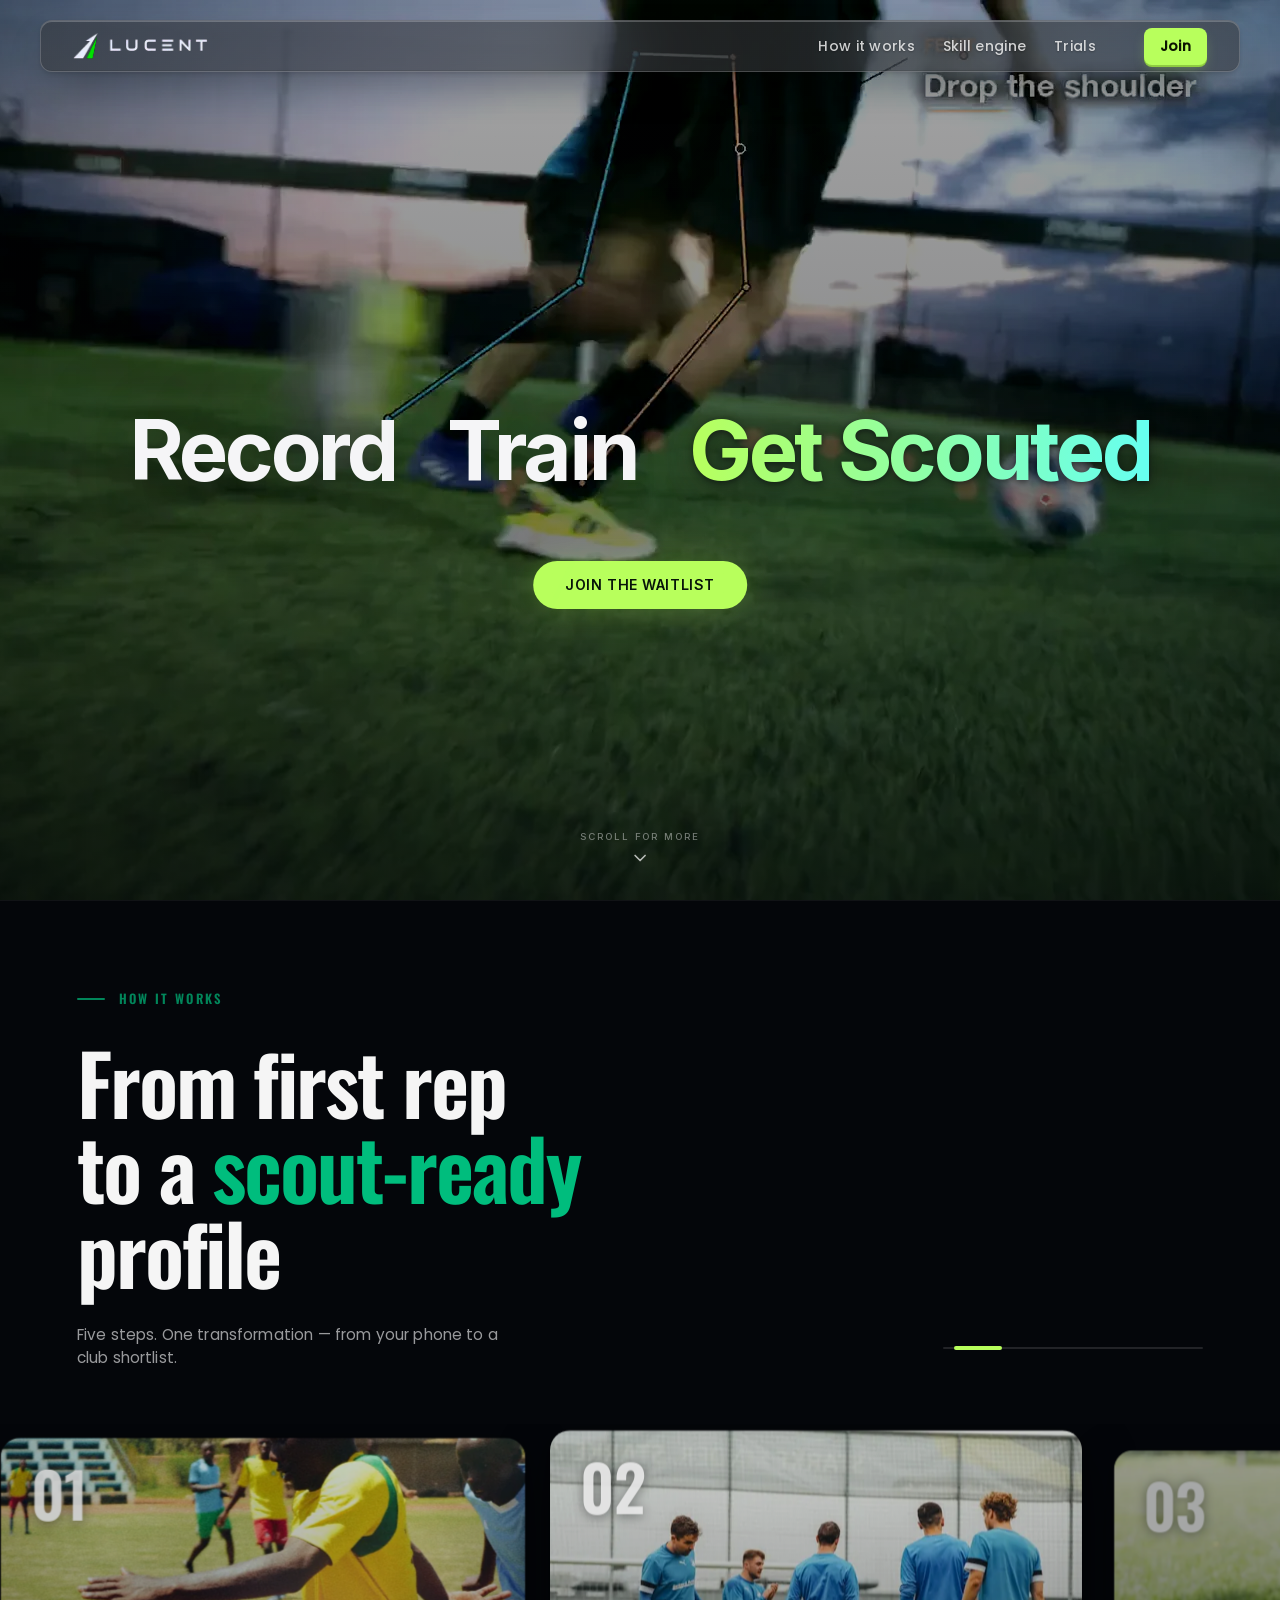
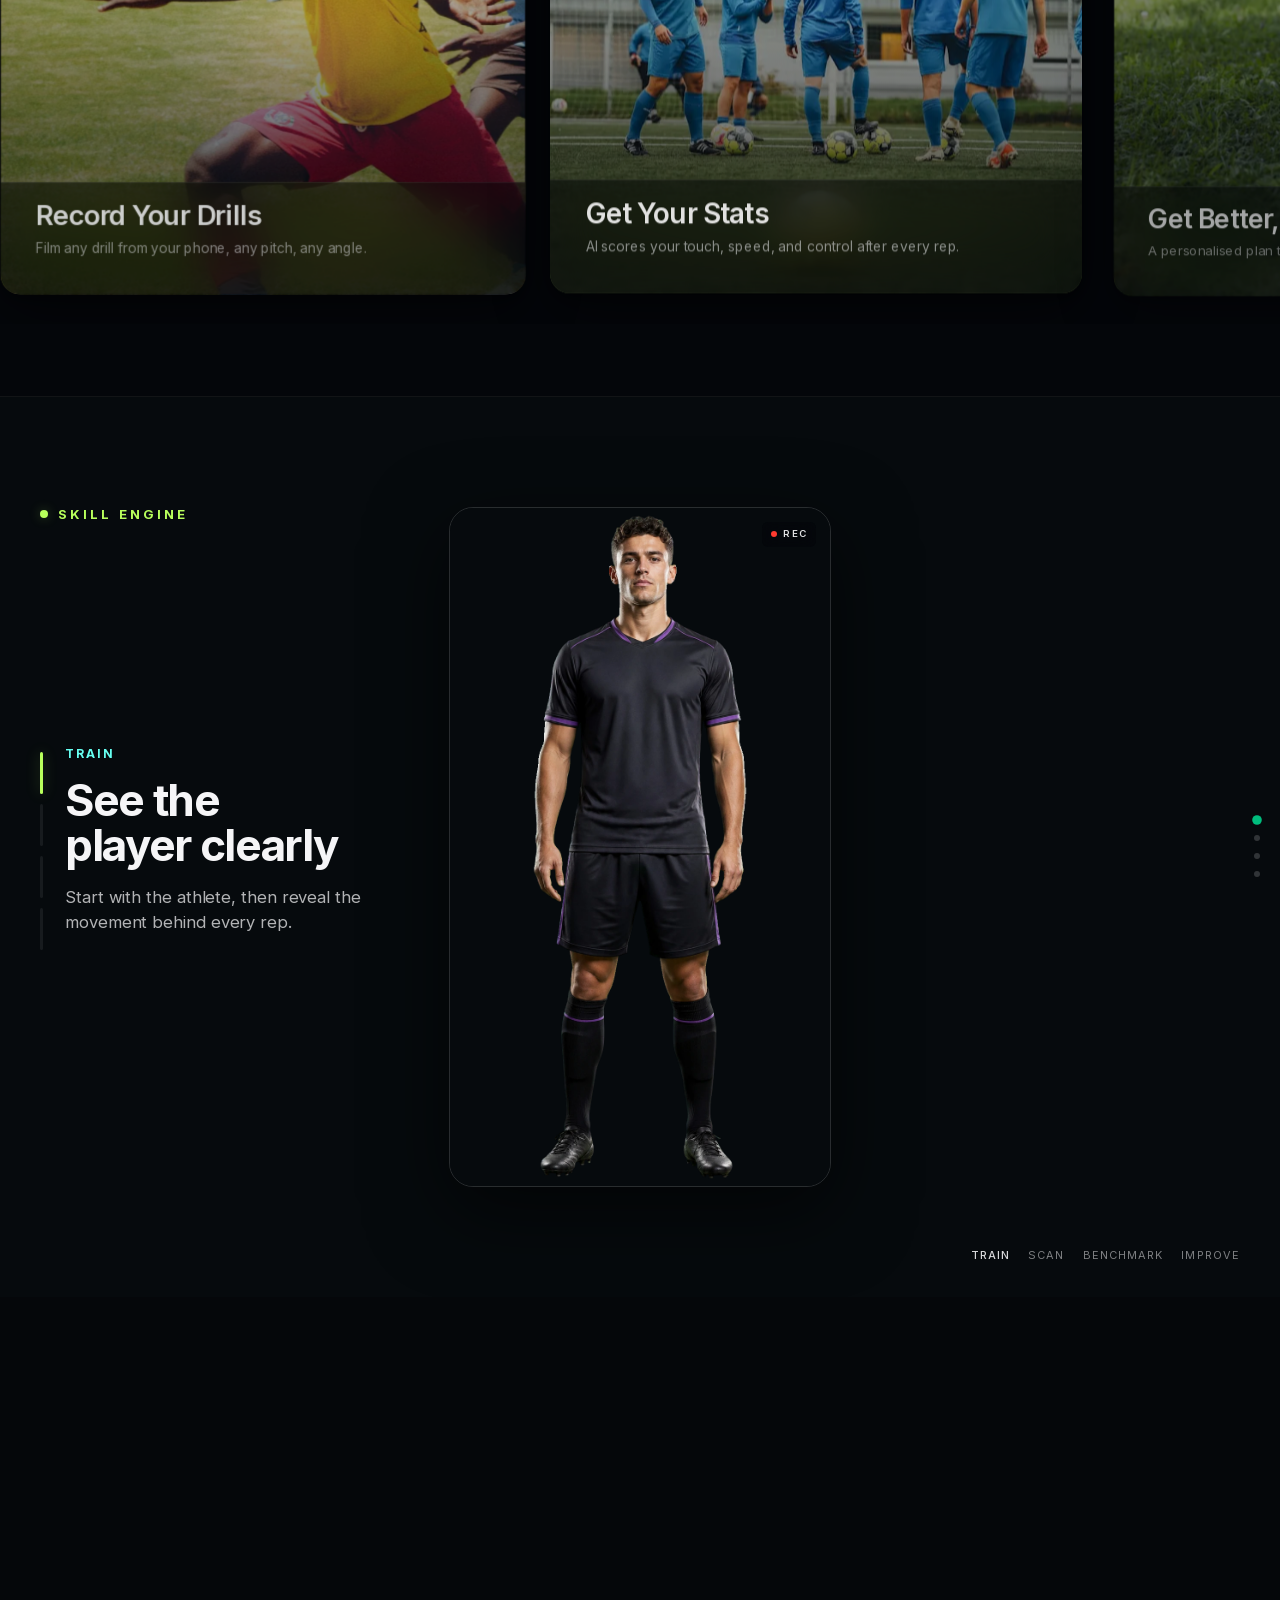
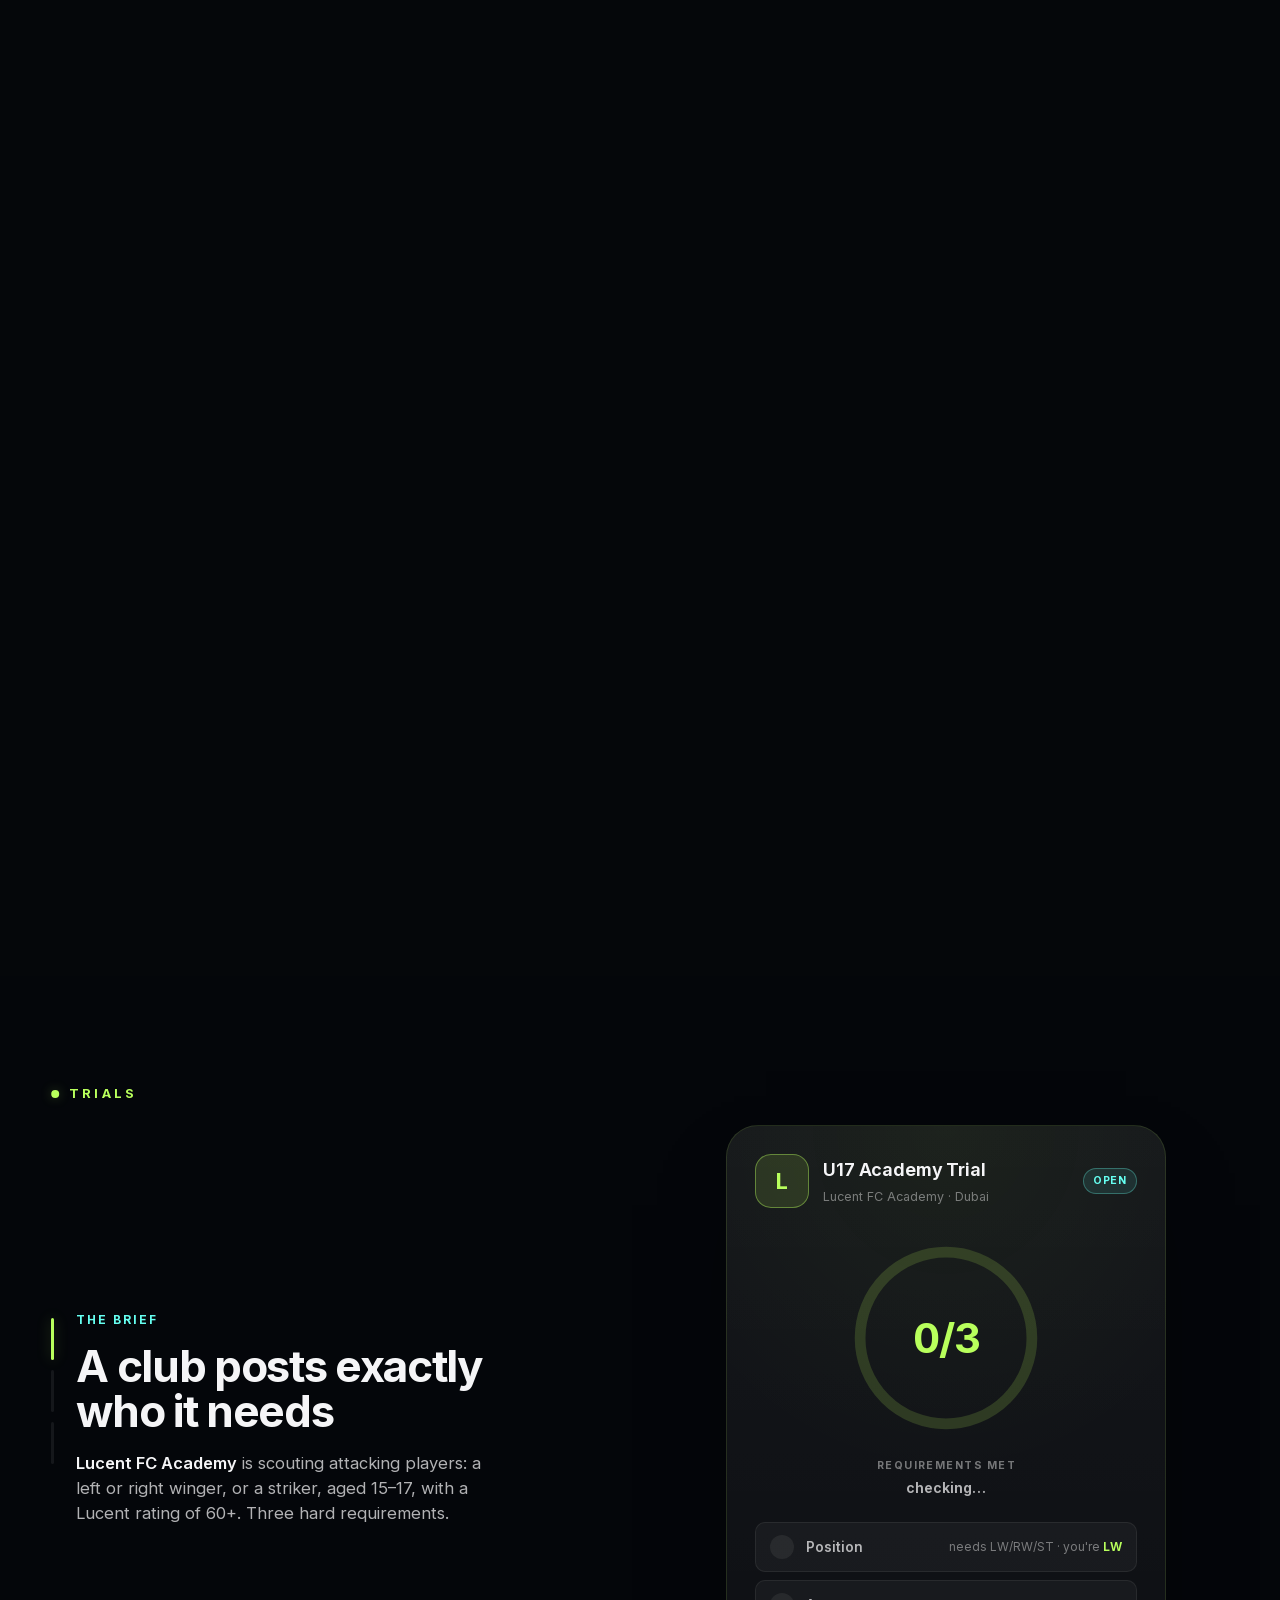
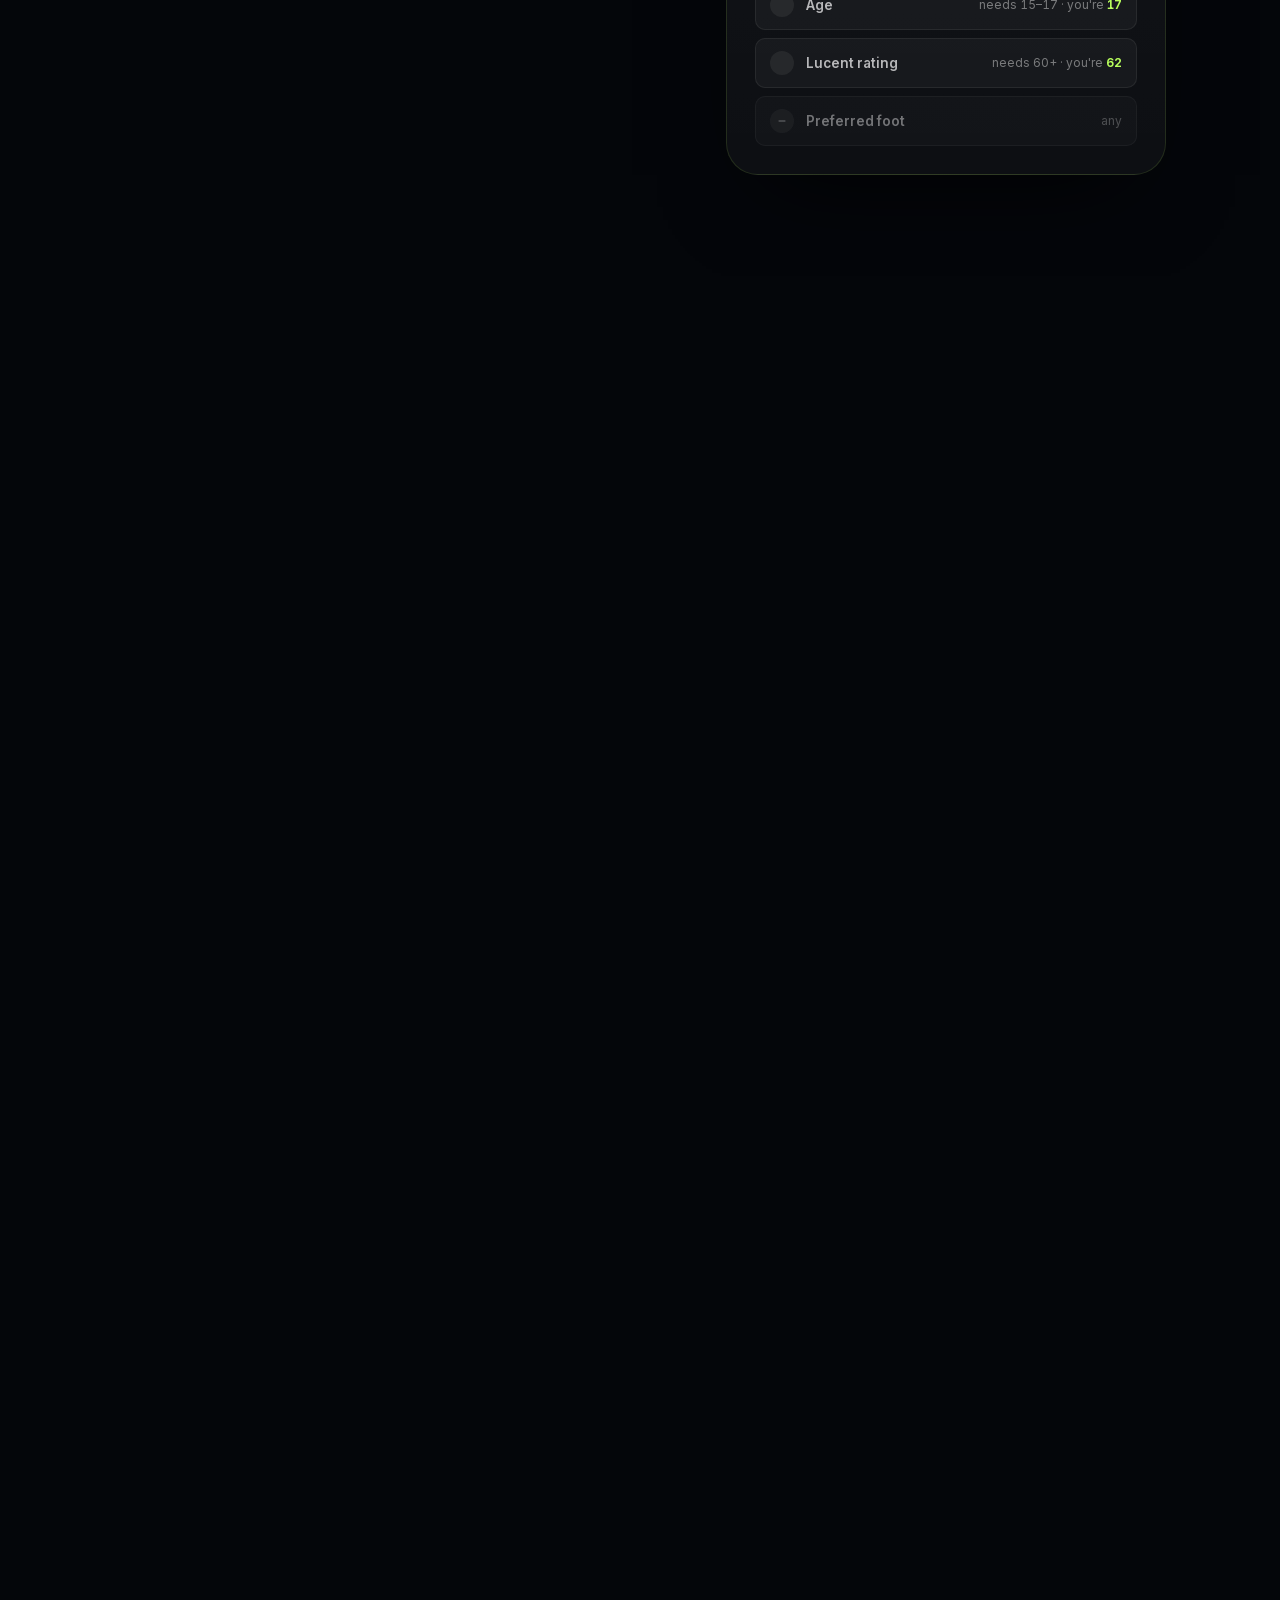
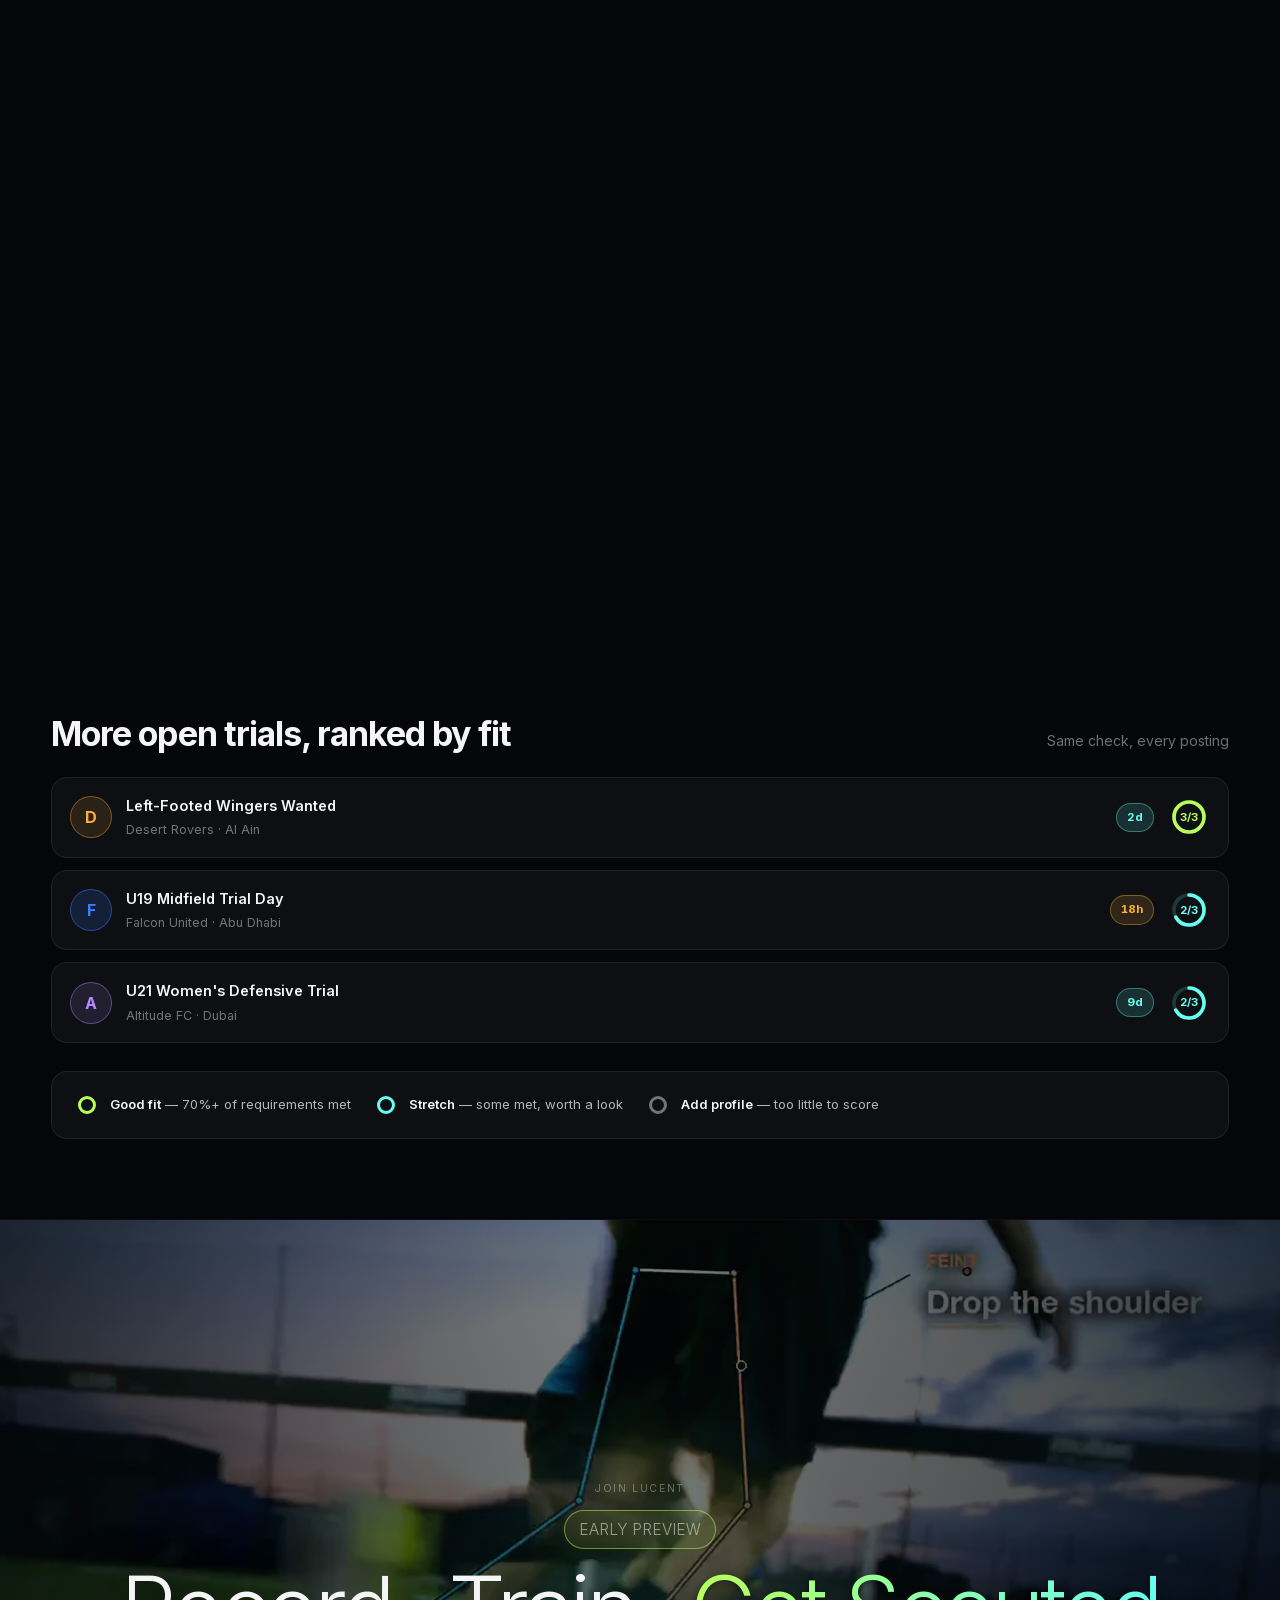
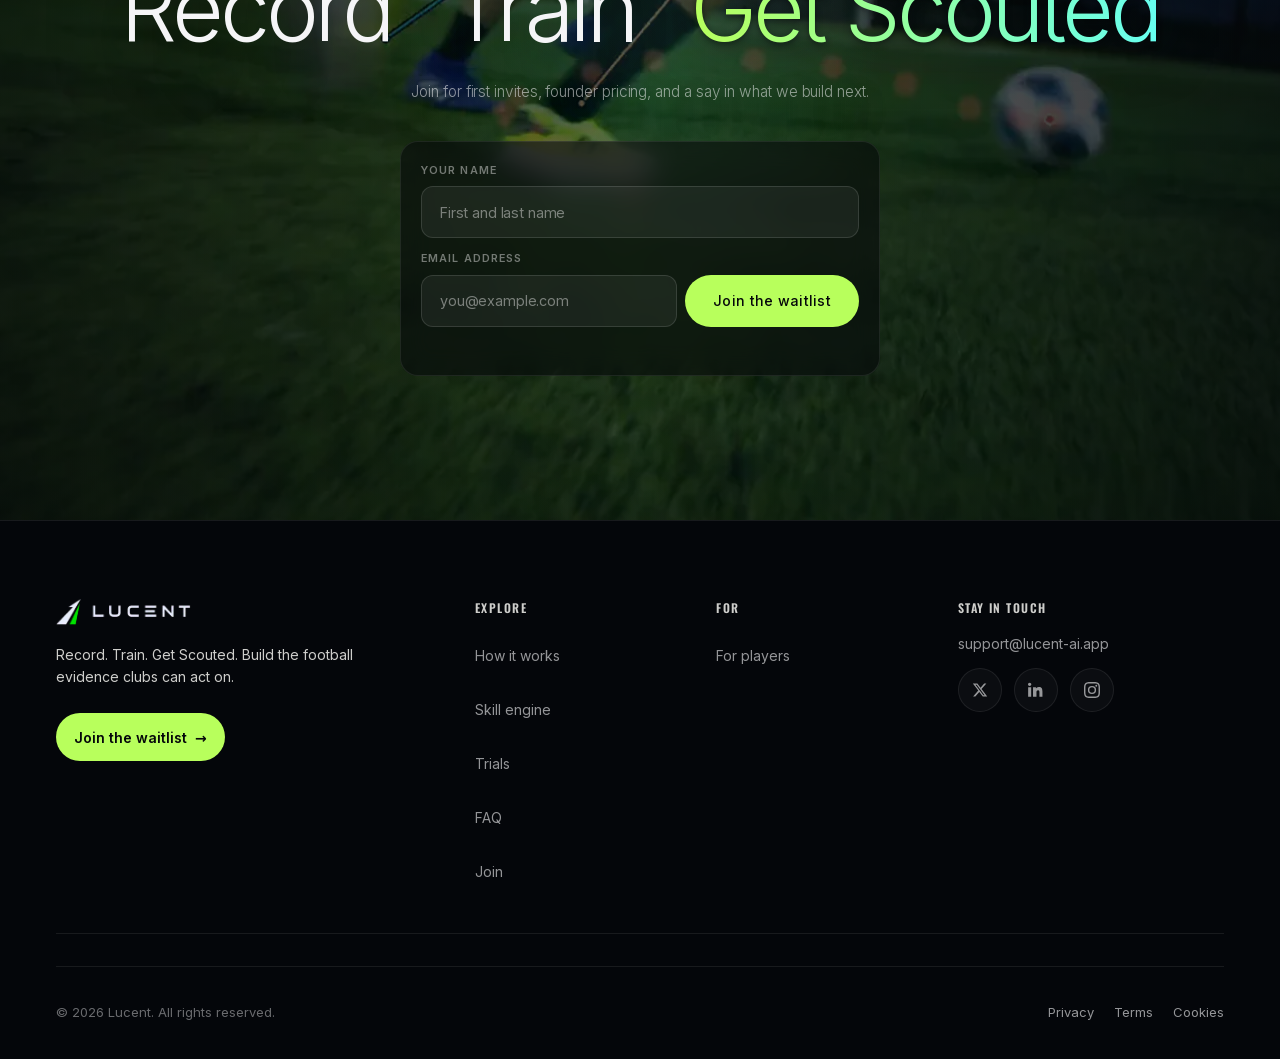
<file: index.html>
<!doctype html>
<html lang="en">
  <head>
    <meta charset="UTF-8" />
    <meta name="viewport" content="width=device-width, initial-scale=1.0" />
    <meta name="description" content="Lucent helps footballers capture drills, prove their level, and get seen by clubs." />
    <meta name="theme-color" content="#05070a" />
    <!-- Link/share previews (Open Graph + Twitter Card) -->
    <meta property="og:type" content="website" />
    <meta property="og:site_name" content="Lucent" />
    <meta property="og:title" content="Lucent — Record. Train. Get Scouted." />
    <meta property="og:description" content="Lucent turns every training rep into proof. Film the drill, read the signal, and put a scout-ready pack in front of clubs that are recruiting now." />
    <meta property="og:url" content="https://www.lucent-ai.app/" />
    <meta property="og:image" content="https://www.lucent-ai.app/og-image.png" />
    <meta property="og:image:width" content="1200" />
    <meta property="og:image:height" content="630" />
    <meta name="twitter:card" content="summary_large_image" />
    <meta name="twitter:title" content="Lucent — Record. Train. Get Scouted." />
    <meta name="twitter:description" content="Lucent turns every training rep into proof. Film the drill, read the signal, and put a scout-ready pack in front of clubs that are recruiting now." />
    <meta name="twitter:image" content="https://www.lucent-ai.app/og-image.png" />
    <script type="application/ld+json">{
      "@context": "https://schema.org",
      "@type": "Organization",
      "name": "Lucent",
      "url": "https://www.lucent-ai.app/",
      "logo": "https://www.lucent-ai.app/favicon-192.png",
      "email": "support@lucent-ai.app",
      "description": "Lucent helps footballers capture drills, prove their level, and get seen by clubs."
    }</script>
    <script type="application/ld+json">{
      "@context": "https://schema.org",
      "@type": "WebSite",
      "name": "Lucent",
      "url": "https://www.lucent-ai.app/"
    }</script>
    <title>Lucent — Record. Train. Get Scouted.</title>
    <link rel="canonical" href="https://www.lucent-ai.app/" />
    <link rel="icon" type="image/png" sizes="32x32" href="./favicon-32.png" />
    <link rel="icon" type="image/png" sizes="192x192" href="./favicon-192.png" />
    <link rel="apple-touch-icon" href="./apple-touch-icon.png" />
    <link rel="preload" as="font" type="font/woff2" href="./assets/fonts/Inter-Variable-latin.woff2" crossorigin />
    <link rel="preload" as="font" type="font/woff2" href="./assets/fonts/Oswald-600-latin.woff2" crossorigin />
    <link rel="stylesheet" href="./assets/fonts/fonts.css?v=1" />
    <link rel="preload" as="image" href="./assets/images/opening-poster.webp" fetchpriority="high" />
    <!-- Cascade order preserved. Critical sheets block; polish bundle deferred via preload+onload. -->
    <link rel="stylesheet" href="./styles.css?v=1" />
    <link rel="preload" as="style" href="./lucent-polish-bundle.css?v=2" onload="this.onload=null;this.rel='stylesheet'" />
    <link rel="stylesheet" href="./hero-redesign.css?v=green-logo" />
    <link rel="stylesheet" href="./apple-redesign.css?v=3" />
    <link rel="stylesheet" href="./lucent-layout-fixes.css?v=5" />
    <link rel="preload" as="style" href="./footer.css?v=1" onload="this.onload=null;this.rel='stylesheet'" />
    <link rel="stylesheet" href="./lucent-nav-redesign.css?v=3" />
    <link rel="stylesheet" href="./fit-spotlight.css?v=6" />
    <noscript>
      <link rel="stylesheet" href="./lucent-polish-bundle.css?v=2" />
      <link rel="stylesheet" href="./footer.css?v=1" />
    </noscript>
  </head>
  <body class="lucent-theme">
    <a class="skip-link" href="#top">Skip to content</a>
    <div class="grain" aria-hidden="true"></div>

    <header class="top-nav" data-hero-nav>
      <a class="top-nav__brand" href="#top" aria-label="Lucent home">
        <img class="top-nav__logo" src="./assets/lucent-logo-lockup.png" alt="Lucent" />
      </a>
      <nav class="top-nav__links" id="top-nav-links" aria-label="Primary">
        <a href="#how">How it works</a>
        <a href="#skills">Skill engine</a>
        <a href="#scouted">Trials</a>
        <a class="top-nav__cta" href="#elevate">Join</a>
      </nav>
      <button class="top-nav__hamburger" aria-label="Open navigation menu" aria-expanded="false" aria-controls="top-nav-links">
        <span></span><span></span><span></span>
      </button>
    </header>

    <main>
      <section class="film film--redesign" id="top" aria-label="Opening football film">
        <div class="film__sticky" data-hero-sticky>
          <div class="film__stage" data-hero-stage>
            <video class="film__stage-video" autoplay muted loop playsinline preload="none" poster="./assets/images/opening-poster.webp" aria-hidden="true">
              <source media="(max-width: 720px)" src="./assets/video/reel-mobile-vertical.mp4" type="video/mp4" />
              <source src="./assets/video/reel.mp4" type="video/mp4" />
            </video>
            <div class="film__stage-veil" aria-hidden="true"></div>
          </div>

          <div class="film__hero-tagline">
            <h1 class="beats"><span class="beats__beat">Record</span> <span class="beats__beat">Train</span> <span class="beats__beat beats__go">Get Scouted</span></h1>
          </div>

          <a class="button hero__cta" href="#elevate">Join the waitlist</a>

          <div class="film__scroll-hint" aria-hidden="true">
            <span class="film__scroll-text">scroll for more</span>
            <svg class="film__scroll-arrow" xmlns="http://www.w3.org/2000/svg" viewBox="0 0 24 24" fill="none" stroke="currentColor" stroke-width="2" stroke-linecap="round" stroke-linejoin="round"><polyline points="6 9 12 15 18 9"/></svg>
          </div>
        </div>


      </section>


      <section class="journey-section" id="how" aria-label="How Lucent works">
        <div class="journey-section__header">
          <div class="journey-section__header-copy">
            <p class="journey-section__kicker">How it works</p>
            <h2 class="journey-section__title">From first rep<br>to a <em>scout-ready</em> profile</h2>
            <p class="journey-section__sub">Five steps. One transformation &mdash; from your phone to a club shortlist.</p>
          </div>
          <div class="journey-slider" aria-hidden="true">
            <div class="journey-slider__track"></div>
            <div class="journey-slider__thumb"></div>
          </div>
        </div>
        <div class="journey-track" role="list">

          <div class="jtile" role="listitem" style="background-image:url('./assets/images/tile-record-drills.webp')">
            <div class="jtile__overlay" aria-hidden="true"></div>
            <span class="jtile__num">01</span>
            <div class="jtile__body">
              <h3 class="jtile__title">Record Your Drills</h3>
              <p class="jtile__desc">Film any drill from your phone, any pitch, any angle.</p>
            </div>
          </div>

          <div class="jtile" role="listitem" style="background-image:url('./assets/images/tile-get-stats.webp')">
            <div class="jtile__overlay" aria-hidden="true"></div>
            <span class="jtile__num">02</span>
            <div class="jtile__body">
              <h3 class="jtile__title">Get Your Stats</h3>
              <p class="jtile__desc">AI scores your touch, speed, and control after every rep.</p>
            </div>
          </div>

          <div class="jtile" role="listitem" style="background-image:url('./assets/images/tile-get-better.webp')">
            <div class="jtile__overlay" aria-hidden="true"></div>
            <span class="jtile__num">03</span>
            <div class="jtile__body">
              <h3 class="jtile__title">Get Better, Fast</h3>
              <p class="jtile__desc">A personalised plan targets exactly where your game needs work.</p>
            </div>
          </div>

          <div class="jtile" role="listitem" style="background-image:url('./assets/images/tile-track-progress.webp')">
            <div class="jtile__overlay" aria-hidden="true"></div>
            <span class="jtile__num">04</span>
            <div class="jtile__body">
              <h3 class="jtile__title">Track Progress</h3>
              <p class="jtile__desc">Your stats build a scout-ready profile over time.</p>
            </div>
          </div>

          <div class="jtile jtile--cta" role="listitem" style="background-image:url('./assets/images/tile-get-scouted.webp')">
            <div class="jtile__overlay" aria-hidden="true"></div>
            <span class="jtile__num">05</span>
            <div class="jtile__body">
              <h3 class="jtile__title">Get Scouted</h3>
              <p class="jtile__desc">Get on club shortlists when your numbers fit a brief.</p>
            </div>
          </div>

        </div>
      </section>

      <section class="story story--skills" id="skills" data-skill-step="0">
        <div class="story__sticky">
          <div class="story__content shell">
            <div class="story__intro" data-reveal><p class="eyebrow">Skill engine</p><div class="story__introrow"><div class="story__rail" aria-hidden="true"><span class="is-active"></span><span></span><span></span><span></span></div><div class="story__introcopy"><p class="story__kicker" data-skill-kicker>Train</p><h2 data-skill-title>See the player clearly</h2><p class="lede" data-skill-copy>Read the football actions that matter: touch, movement, speed, and finishing.</p></div></div></div>
            <div class="skills-stage" aria-label="Player skill analysis scene">
              <div class="clip-frame" aria-hidden="true">
                <div class="clip-rec"><span></span>REC</div>
                <img class="clip-athlete" src="./assets/images/hero-athlete.webp" alt="" loading="lazy" decoding="async" />
                <div class="clip-scan-line"></div>
              </div>
              <div class="skill-cards" aria-hidden="true">
                <div class="skill-card skill-card--foundational">
                  <p class="skill-card__cat">Foundational</p>
                  <div class="skill-card__viz"><svg class="radar" viewBox="0 0 182 182" xmlns="http://www.w3.org/2000/svg" role="img" aria-label="Attribute radar"><defs><radialGradient id="far-fill" cx="50%" cy="50%" r="50%"><stop offset="0" stop-color="#B8FF5C" stop-opacity="0.30"/><stop offset="1" stop-color="#B8FF5C" stop-opacity="0.04"/></radialGradient></defs><polygon points="91.00,75.76 105.50,86.29 99.96,103.33 82.04,103.33 76.50,86.29" fill="none" stroke="rgba(251,250,247,0.14)" stroke-width="1"/><polygon points="91.00,60.52 119.99,81.58 108.92,115.66 73.08,115.66 62.01,81.58" fill="none" stroke="rgba(251,250,247,0.14)" stroke-width="1"/><polygon points="91.00,45.27 134.49,76.87 117.88,127.99 64.12,127.99 47.51,76.87" fill="none" stroke="rgba(251,250,247,0.14)" stroke-width="1"/><polygon points="91.00,30.03 148.99,72.16 126.84,140.33 55.16,140.33 33.01,72.16" fill="none" stroke="rgba(251,250,247,0.14)" stroke-width="1"/><line x1="91.00" y1="91.00" x2="91.00" y2="30.03" stroke="rgba(251,250,247,0.14)" stroke-width="1"/><line x1="91.00" y1="91.00" x2="148.99" y2="72.16" stroke="rgba(251,250,247,0.14)" stroke-width="1"/><line x1="91.00" y1="91.00" x2="126.84" y2="140.33" stroke="rgba(251,250,247,0.14)" stroke-width="1"/><line x1="91.00" y1="91.00" x2="55.16" y2="140.33" stroke="rgba(251,250,247,0.14)" stroke-width="1"/><line x1="91.00" y1="91.00" x2="33.01" y2="72.16" stroke="rgba(251,250,247,0.14)" stroke-width="1"/><polygon points="91.00,47.10 140.29,74.99 119.31,129.97 66.63,124.54 43.45,75.55" fill="url(#far-fill)" stroke="#B8FF5C" stroke-width="2" stroke-linejoin="round" style="filter:drop-shadow(0 0 4px rgba(184,255,92,.35))"/><circle cx="91.00" cy="47.10" r="2.4" fill="#B8FF5C"/><circle cx="140.29" cy="74.99" r="2.4" fill="#B8FF5C"/><circle cx="119.31" cy="129.97" r="2.4" fill="#B8FF5C"/><circle cx="66.63" cy="124.54" r="2.4" fill="#B8FF5C"/><circle cx="43.45" cy="75.55" r="2.4" fill="#B8FF5C"/><text x="91.00" y="13.56" text-anchor="middle" font-family="ui-monospace,Menlo,monospace" font-size="9.1" font-weight="500" letter-spacing="0.05em" fill="rgba(245,245,247,0.62)">STR</text><text x="91.00" y="25.12" text-anchor="middle" font-family="ui-monospace,Menlo,monospace" font-size="9.5" font-weight="600" fill="#B8FF5C" style="font-variant-numeric:tabular-nums">72</text><text x="163.70" y="66.38" text-anchor="start" font-family="ui-monospace,Menlo,monospace" font-size="9.1" font-weight="500" letter-spacing="0.05em" fill="rgba(245,245,247,0.62)">SPD</text><text x="163.70" y="77.93" text-anchor="start" font-family="ui-monospace,Menlo,monospace" font-size="9.5" font-weight="600" fill="#B8FF5C" style="font-variant-numeric:tabular-nums">85</text><text x="135.93" y="151.84" text-anchor="start" font-family="ui-monospace,Menlo,monospace" font-size="9.1" font-weight="500" letter-spacing="0.05em" fill="rgba(245,245,247,0.62)">AGI</text><text x="135.93" y="163.40" text-anchor="start" font-family="ui-monospace,Menlo,monospace" font-size="9.5" font-weight="600" fill="#B8FF5C" style="font-variant-numeric:tabular-nums">79</text><text x="46.07" y="151.84" text-anchor="end" font-family="ui-monospace,Menlo,monospace" font-size="9.1" font-weight="500" letter-spacing="0.05em" fill="rgba(245,245,247,0.62)">STA</text><text x="46.07" y="163.40" text-anchor="end" font-family="ui-monospace,Menlo,monospace" font-size="9.5" font-weight="600" fill="#B8FF5C" style="font-variant-numeric:tabular-nums">68</text><text x="18.30" y="66.38" text-anchor="end" font-family="ui-monospace,Menlo,monospace" font-size="9.1" font-weight="500" letter-spacing="0.05em" fill="rgba(245,245,247,0.62)">EXP</text><text x="18.30" y="77.93" text-anchor="end" font-family="ui-monospace,Menlo,monospace" font-size="9.5" font-weight="600" fill="#B8FF5C" style="font-variant-numeric:tabular-nums">82</text></svg></div>
                  <p class="skill-card__cap"><span>Physical index</span><em>77</em></p>
                </div>
                <div class="skill-card skill-card--technical">
                  <p class="skill-card__cat">Technical</p>
                  <div class="skill-card__viz skill-card__viz--gauge"><svg class="gauge" viewBox="0 0 208 208" role="img" aria-label="Overall skill 82 out of 100" xmlns="http://www.w3.org/2000/svg"><defs><radialGradient id="seg-clay" cx="32%" cy="26%" r="85%"><stop offset="0" stop-color="#292F37"/><stop offset="1" stop-color="#171D26"/></radialGradient><filter id="seg-glow" x="-40%" y="-40%" width="180%" height="180%"><feGaussianBlur stdDeviation="8.3"/></filter><filter id="seg-puck" x="-40%" y="-40%" width="180%" height="200%"><feDropShadow dx="0" dy="12" stdDeviation="12" flood-color="#000" flood-opacity="0.40"/><feDropShadow dx="0" dy="2" stdDeviation="3" flood-color="#000" flood-opacity="0.25"/></filter></defs><circle cx="104.00" cy="104.00" r="68.64" fill="url(#seg-clay)" filter="url(#seg-puck)"/><path d="M38.86 169.14 A92.12 92.12 0 0 1 17.47 72.39" stroke="#E5455F" stroke-opacity="0.22" fill="none" stroke-width="19.76" stroke-linecap="round"/><path d="M20.46 65.17 A92.12 92.12 0 0 1 100.09 11.96" stroke="#F0743E" stroke-opacity="0.22" fill="none" stroke-width="19.76" stroke-linecap="round"/><path d="M107.91 11.96 A92.12 92.12 0 0 1 187.54 65.17" stroke="#E7A04C" stroke-opacity="0.22" fill="none" stroke-width="19.76" stroke-linecap="round"/><path d="M190.53 72.39 A92.12 92.12 0 0 1 169.14 169.14" stroke="#35B27A" stroke-opacity="0.22" fill="none" stroke-width="19.76" stroke-linecap="round"/><path d="M38.86 169.14 A92.12 92.12 0 0 1 17.47 72.39" stroke="#E5455F" stroke-opacity="0.22" fill="none" stroke-width="29.64" stroke-linecap="round" filter="url(#seg-glow)"/><path d="M20.46 65.17 A92.12 92.12 0 0 1 100.09 11.96" stroke="#F0743E" stroke-opacity="0.22" fill="none" stroke-width="29.64" stroke-linecap="round" filter="url(#seg-glow)"/><path d="M107.91 11.96 A92.12 92.12 0 0 1 187.54 65.17" stroke="#E7A04C" stroke-opacity="0.22" fill="none" stroke-width="29.64" stroke-linecap="round" filter="url(#seg-glow)"/><path d="M190.53 72.39 A92.12 92.12 0 0 1 195.94 98.22" stroke="#35B27A" stroke-opacity="0.22" fill="none" stroke-width="29.64" stroke-linecap="round" filter="url(#seg-glow)"/><path d="M38.86 169.14 A92.12 92.12 0 0 1 17.47 72.39" stroke="#E5455F" stroke-opacity="0.95" fill="none" stroke-width="19.76" stroke-linecap="round"/><path d="M20.46 65.17 A92.12 92.12 0 0 1 100.09 11.96" stroke="#F0743E" stroke-opacity="0.95" fill="none" stroke-width="19.76" stroke-linecap="round"/><path d="M107.91 11.96 A92.12 92.12 0 0 1 187.54 65.17" stroke="#E7A04C" stroke-opacity="0.95" fill="none" stroke-width="19.76" stroke-linecap="round"/><path d="M190.53 72.39 A92.12 92.12 0 0 1 195.94 98.22" stroke="#35B27A" stroke-opacity="0.95" fill="none" stroke-width="19.76" stroke-linecap="round"/><rect x="29.03" y="70.00" width="22" height="15" rx="4" fill="#0A0E12"/><text x="40.03" y="78.00" text-anchor="middle" dominant-baseline="central" font-family="ui-monospace,SFMono-Regular,Menlo,monospace" font-size="10.5" font-weight="500" letter-spacing="1.4" fill="rgba(251,250,247,0.40)">25</text><rect x="93.00" y="27.26" width="22" height="15" rx="4" fill="#0A0E12"/><text x="104.00" y="35.26" text-anchor="middle" dominant-baseline="central" font-family="ui-monospace,SFMono-Regular,Menlo,monospace" font-size="10.5" font-weight="500" letter-spacing="1.4" fill="rgba(251,250,247,0.40)">50</text><rect x="156.97" y="70.00" width="22" height="15" rx="4" fill="#0A0E12"/><text x="167.97" y="78.00" text-anchor="middle" dominant-baseline="central" font-family="ui-monospace,SFMono-Regular,Menlo,monospace" font-size="10.5" font-weight="500" letter-spacing="1.4" fill="rgba(251,250,247,0.40)">75</text><line x1="185.08" y1="98.90" x2="206.80" y2="97.53" stroke="#0A0E12" stroke-opacity="0.7" stroke-width="5" stroke-linecap="round"/><line x1="185.08" y1="98.90" x2="206.80" y2="97.53" stroke="#FBFAF7" stroke-width="3" stroke-linecap="round"/><text x="104.00" y="105.66" text-anchor="middle" dominant-baseline="central" font-family="Inter,system-ui,sans-serif" font-weight="900" font-size="83.2" letter-spacing="-1" fill="#35B27A" style="font-variant-numeric:tabular-nums">82</text></svg></div>
                  <p class="skill-card__cap"><span>5 metrics scored</span><em>Top 18%</em></p>
                </div>
                <div class="skill-card skill-card--cognitive">
                  <p class="skill-card__cat">Cognitive</p>
                  <div class="rate-hero"><div class="rate-ovr">76<span class="rate-slash">/99</span></div><span class="tier">Sharp</span></div>
                  <div class="subs"><div class="sub"><span>DEC</span><em>83</em></div><div class="sub"><span>REA</span><em>77</em></div><div class="sub"><span>SPA</span><em>74</em></div><div class="sub"><span>OFF</span><em>69</em></div></div>
                </div>
              </div>
              <div class="rank-card" aria-hidden="true">
                <p class="rank-card__label">Where you stand</p>
                <p class="rank-card__sub">U19 winger benchmarks</p>
                <div class="rank-card__divider"></div>
                <div class="rank-card__rows">
                  <div class="rank-row"><span>Technical</span><div class="rank-bar"><i style="width:82%"></i></div><em>Top 18%</em></div>
                  <div class="rank-row"><span>Foundational</span><div class="rank-bar"><i style="width:69%"></i></div><em>Top 31%</em></div>
                </div>
              </div>

              <div class="drill-queue" aria-hidden="true">
                <div class="drill-queue__header"><span class="drill-queue__bolt">&#9889;</span>Priority drills</div>
                <a class="dcard" style="--img:url(./assets/images/drills/weak-foot-finishing.jpg)"><span class="dcard__kind">Video</span><div class="dcard__body"><span class="dcard__cat">Technical</span><span class="dcard__title">Weak-foot Finishing</span><span class="dcard__meta"><span class="dcard__dur">12m</span><span class="dcard__dot">&middot;</span><span class="dots"><i class="on"></i><i class="on"></i><i class="on"></i><i></i><i></i></span></span></div><span class="dcard__chev"><svg viewBox="0 0 24 24" fill="none" stroke="currentColor" stroke-width="2.2" stroke-linecap="round" stroke-linejoin="round"><polyline points="9 6 15 12 9 18"/></svg></span></a>
                <a class="dcard" style="--img:url(./assets/images/drills/first-touch-escape.jpg)"><span class="dcard__kind">Video</span><div class="dcard__body"><span class="dcard__cat">Technical</span><span class="dcard__title">First Touch Escape</span><span class="dcard__meta"><span class="dcard__dur">8m</span><span class="dcard__dot">&middot;</span><span class="dots"><i class="on"></i><i class="on"></i><i></i><i></i><i></i></span></span></div><span class="dcard__chev"><svg viewBox="0 0 24 24" fill="none" stroke="currentColor" stroke-width="2.2" stroke-linecap="round" stroke-linejoin="round"><polyline points="9 6 15 12 9 18"/></svg></span></a>
              </div>
            </div>
          </div>
          <div class="story-steps shell" aria-hidden="true"><span class="is-active">Train</span><span>Scan</span><span>Benchmark</span><span>Improve</span></div>
          <div class="story-progress" aria-hidden="true"><span class="is-active"></span><span></span><span></span><span></span></div>
        </div>
      </section>

      <section class="fitspot" id="scouted" aria-label="Trials">
        <h2 class="fs-sr">Trials &mdash; clubs matched to your verified profile</h2>
        <div class="fitspot__track" data-fit-track>
          <div class="fitspot__pin">
            <div class="fitspot__tag" aria-hidden="true"><span class="fitspot__tag-dot"></span>Trials</div>
            <div class="fitspot__grid">
              <div class="fitspot__copy">
                <div class="fs-rail" aria-hidden="true">
                  <span class="fs-rail__seg"></span>
                  <span class="fs-rail__seg"></span>
                  <span class="fs-rail__seg"></span>
                </div>
                <div class="fs-stack">
                  <div class="fs-copy is-active">
                    <p class="fs-copy__k">The brief</p>
                    <p class="fs-copy__h">A club posts exactly who it needs</p>
                    <p class="fs-copy__p"><b>Lucent FC Academy</b> is scouting attacking players: a left or right winger, or a striker, aged 15&ndash;17, with a Lucent rating of 60+. Three hard requirements.</p>
                  </div>
                  <div class="fs-copy">
                    <p class="fs-copy__k">The check</p>
                    <p class="fs-copy__h">We test each one against your profile</p>
                    <p class="fs-copy__p">Your verified profile &mdash; <b>LW &middot; 17 &middot; rating 62</b> &mdash; is measured requirement by requirement. No self-reported guesswork.</p>
                  </div>
                  <div class="fs-copy">
                    <p class="fs-copy__k">The result</p>
                    <p class="fs-copy__h">A <span class="fs-hl">3/3</span> match. One tap to apply</p>
                    <p class="fs-copy__p">Every requirement met. Your drill scores travel with the application &mdash; clubs see verified numbers, not a CV.</p>
                  </div>
                </div>
              </div>

              <div class="fs-card" aria-hidden="true">
                <div class="fs-card__scan"></div>
                <div class="fs-card__top">
                  <div class="fs-crest">L</div>
                  <div>
                    <p class="fs-card__title">U17 Academy Trial</p>
                    <p class="fs-card__sub">Lucent FC Academy &middot; Dubai</p>
                  </div>
                  <span class="fs-open">Open</span>
                </div>

                <div class="fs-ringbox">
                  <div class="fs-ring">
                    <svg viewBox="0 0 190 190">
                      <circle cx="95" cy="95" r="80" fill="none" stroke="var(--ap-green)" stroke-opacity=".16" stroke-width="10"></circle>
                      <circle class="fs-ring__arc" cx="95" cy="95" r="80" fill="none" stroke="var(--ap-green)" stroke-width="10" stroke-linecap="round"></circle>
                    </svg>
                    <div class="fs-ring__t"><b class="fs-ring__num">0/3</b></div>
                  </div>
                  <div class="fs-ringcap">
                    <span class="fs-ringcap__lab">Requirements met</span>
                    <b class="fs-ring__word">checking&hellip;</b>
                  </div>
                </div>

                <div class="fs-reqs">
                  <div class="fs-req" data-req="0">
                    <span class="fs-req__ic"><svg class="fs-check" width="14" height="14" viewBox="0 0 24 24" fill="none"><path d="M6 12.5l3.5 3.5L18 7.5" stroke="var(--ap-green)" stroke-width="2.6" stroke-linecap="round" stroke-linejoin="round"></path></svg></span>
                    <span class="fs-req__lab">Position</span>
                    <span class="fs-req__cmp">needs LW/RW/ST &middot; you're <b>LW</b></span>
                  </div>
                  <div class="fs-req" data-req="1">
                    <span class="fs-req__ic"><svg class="fs-check" width="14" height="14" viewBox="0 0 24 24" fill="none"><path d="M6 12.5l3.5 3.5L18 7.5" stroke="var(--ap-green)" stroke-width="2.6" stroke-linecap="round" stroke-linejoin="round"></path></svg></span>
                    <span class="fs-req__lab">Age</span>
                    <span class="fs-req__cmp">needs 15&ndash;17 &middot; you're <b>17</b></span>
                  </div>
                  <div class="fs-req" data-req="2">
                    <span class="fs-req__ic"><svg class="fs-check" width="14" height="14" viewBox="0 0 24 24" fill="none"><path d="M6 12.5l3.5 3.5L18 7.5" stroke="var(--ap-green)" stroke-width="2.6" stroke-linecap="round" stroke-linejoin="round"></path></svg></span>
                    <span class="fs-req__lab">Lucent rating</span>
                    <span class="fs-req__cmp">needs 60+ &middot; you're <b>62</b></span>
                  </div>
                  <div class="fs-req fs-req--na">
                    <span class="fs-req__ic"><svg width="14" height="14" viewBox="0 0 24 24" fill="none"><path d="M7 12h10" stroke="var(--ap-t3)" stroke-width="2.4" stroke-linecap="round"></path></svg></span>
                    <span class="fs-req__lab">Preferred foot</span>
                    <span class="fs-req__cmp">any</span>
                  </div>
                </div>

                <div class="fs-resolve">
                  <div class="fs-resolve__div"></div>
                  <div class="fs-resolve__meta">
                    <span class="fs-drill"><svg width="13" height="13" viewBox="0 0 24 24" fill="var(--ap-green)"><path d="M13 2L4 14h6l-1 8 9-12h-6z"></path></svg> 2 drills to submit</span>
                    <span class="fs-arc"><svg width="15" height="15" viewBox="0 0 15 15"><circle cx="7.5" cy="7.5" r="6" fill="none" stroke="var(--ap-blue)" stroke-opacity=".28" stroke-width="2"></circle><circle cx="7.5" cy="7.5" r="6" fill="none" stroke="var(--ap-blue)" stroke-width="2" stroke-linecap="round" stroke-dasharray="37.7" stroke-dashoffset="18.85"></circle></svg>Closes in 7d</span>
                  </div>
                  <div class="fs-cta">
                    <a class="fs-apply" href="#elevate">Apply now</a>
                    <a class="fs-save" href="#elevate">Save</a>
                  </div>
                </div>
              </div>
            </div>
          </div>
        </div>

        <div class="fitspot__outro">
          <div class="fs-outro__head">
            <h3 class="fs-outro__h">More open trials, ranked by fit</h3>
            <p class="fs-outro__note">Same check, every posting</p>
          </div>
          <div class="fs-minis">
            <div class="fs-mini">
              <div class="fs-mini__crest" style="background:rgba(255,174,56,.12);border:1px solid rgba(255,174,56,.4);color:#FFAE38">D</div>
              <div class="fs-mini__mid"><p class="fs-mini__t">Left-Footed Wingers Wanted</p><p class="fs-mini__s">Desert Rovers &middot; Al Ain</p></div>
              <span class="fs-mini__dl" style="color:#66FFF1;background:rgba(102,255,241,.14);border:1px solid rgba(102,255,241,.35)">2d</span>
              <div class="fs-miniring"><svg viewBox="0 0 42 42"><circle cx="21" cy="21" r="15" fill="none" stroke="#B8FF5C" stroke-opacity=".18" stroke-width="3.6"></circle><circle cx="21" cy="21" r="15" fill="none" stroke="#B8FF5C" stroke-width="3.6" stroke-linecap="round" stroke-dasharray="94.25" stroke-dashoffset="0"></circle></svg><div class="fs-miniring__t" style="color:#B8FF5C">3/3</div></div>
            </div>
            <div class="fs-mini">
              <div class="fs-mini__crest" style="background:rgba(63,124,255,.16);border:1px solid rgba(63,124,255,.45);color:#3F7CFF">F</div>
              <div class="fs-mini__mid"><p class="fs-mini__t">U19 Midfield Trial Day</p><p class="fs-mini__s">Falcon United &middot; Abu Dhabi</p></div>
              <span class="fs-mini__dl" style="color:#FFAE38;background:rgba(255,174,56,.14);border:1px solid rgba(255,174,56,.4)">18h</span>
              <div class="fs-miniring"><svg viewBox="0 0 42 42"><circle cx="21" cy="21" r="15" fill="none" stroke="#66FFF1" stroke-opacity=".18" stroke-width="3.6"></circle><circle cx="21" cy="21" r="15" fill="none" stroke="#66FFF1" stroke-width="3.6" stroke-linecap="round" stroke-dasharray="94.25" stroke-dashoffset="31.42"></circle></svg><div class="fs-miniring__t" style="color:#66FFF1">2/3</div></div>
            </div>
            <div class="fs-mini">
              <div class="fs-mini__crest" style="background:rgba(181,140,255,.12);border:1px solid rgba(181,140,255,.4);color:#B58CFF">A</div>
              <div class="fs-mini__mid"><p class="fs-mini__t">U21 Women's Defensive Trial</p><p class="fs-mini__s">Altitude FC &middot; Dubai</p></div>
              <span class="fs-mini__dl" style="color:#66FFF1;background:rgba(102,255,241,.14);border:1px solid rgba(102,255,241,.35)">9d</span>
              <div class="fs-miniring"><svg viewBox="0 0 42 42"><circle cx="21" cy="21" r="15" fill="none" stroke="#66FFF1" stroke-opacity=".18" stroke-width="3.6"></circle><circle cx="21" cy="21" r="15" fill="none" stroke="#66FFF1" stroke-width="3.6" stroke-linecap="round" stroke-dasharray="94.25" stroke-dashoffset="31.42"></circle></svg><div class="fs-miniring__t" style="color:#66FFF1">2/3</div></div>
            </div>
          </div>
          <div class="fs-legend">
            <span class="fs-legend__i"><span class="fs-legend__sw" style="color:var(--ap-green)"></span><span><b>Good fit</b> &mdash; 70%+ of requirements met</span></span>
            <span class="fs-legend__i"><span class="fs-legend__sw" style="color:var(--ap-blue)"></span><span><b>Stretch</b> &mdash; some met, worth a look</span></span>
            <span class="fs-legend__i"><span class="fs-legend__sw" style="color:var(--ap-t3)"></span><span><b>Add profile</b> &mdash; too little to score</span></span>
          </div>
        </div>
      </section>

      <section class="elevate" id="elevate" aria-label="Step into Lucent">
        <video class="elevate__video" aria-hidden="true" muted loop playsinline preload="none" poster="./assets/images/opening-poster.webp" data-lazy-video><source media="(max-width: 720px)" data-src="./assets/video/match-video-mobile.mp4" type="video/mp4" /><source data-src="./assets/video/match-video.mp4" type="video/mp4" /></video>
        <div class="elevate__veil" aria-hidden="true"></div>
        <div class="shell elevate__inner" data-reveal>
          <p class="eyebrow">Join Lucent</p>
          <p class="elevate__badge">Early preview</p>
          <h2 class="beats"><span class="beats__beat">Record</span> <span class="beats__beat">Train</span> <span class="beats__beat beats__go">Get Scouted</span></h2>
          <p>Join for first invites, founder pricing, and a say in what we build next.</p>
          <form class="waitlist-form" id="waitlist-form" novalidate>
            <label class="waitlist-form__label" for="waitlist-name">Your name</label>
            <input class="waitlist-form__input waitlist-form__input--full" id="waitlist-name" type="text" name="name" placeholder="First and last name" autocomplete="name" aria-describedby="waitlist-note" required />
            <label class="waitlist-form__label" for="waitlist-email">Email address</label>
            <div class="waitlist-form__row">
              <input class="waitlist-form__input" id="waitlist-email" type="email" name="email" placeholder="you@example.com" inputmode="email" autocomplete="email" aria-describedby="waitlist-note" aria-invalid="false" required />
              <button class="button elevate__button" type="submit">Join the waitlist</button>
            </div>
            <div class="waitlist-form__hp" aria-hidden="true">
              <label for="waitlist-company">Company</label>
              <input id="waitlist-company" name="company" type="text" tabindex="-1" autocomplete="off" />
            </div>
            <p id="waitlist-note" class="waitlist-form__note" role="status" aria-live="polite"></p>
          </form>
        </div>
      </section>

    </main>

    <footer class="site-footer" aria-label="Site footer">
      <div class="site-footer__inner">
        <div class="site-footer__main">
          <div class="site-footer__brand-block">
            <a class="site-footer__brand" href="#top"><img src="./assets/lucent-logo-lockup.png" alt="Lucent" /></a>
            <p class="site-footer__tagline">Record. Train. Get Scouted. Build the football evidence clubs can act on.</p>
            <a class="site-footer__cta" href="#elevate">Join the waitlist</a>
          </div>

          <div>
            <p class="site-footer__col-title">Explore</p>
            <ul class="site-footer__links">
              <li><a href="#how">How it works</a></li>
              <li><a href="#skills">Skill engine</a></li>
              <li><a href="#scouted">Trials</a></li>
              <li><a href="./faq.html">FAQ</a></li>
              <li><a href="#elevate">Join</a></li>
            </ul>
          </div>

          <div>
            <p class="site-footer__col-title">For</p>
            <ul class="site-footer__links">
              <li><a href="#how">For players</a></li>
            </ul>
          </div>

          <div>
            <p class="site-footer__col-title">Stay in touch</p>
            <p class="site-footer__contact">
              <a href="mailto:support@lucent-ai.app">support@lucent-ai.app</a>
            </p>
            <div class="site-footer__socials" aria-label="Social links">
              <a class="site-footer__social" href="https://x.com/lucent" aria-label="Lucent on X" rel="noopener noreferrer" target="_blank">
                <svg viewBox="0 0 24 24" aria-hidden="true"><path d="M18.244 2.25h3.308l-7.227 8.26 8.502 11.24H16.17l-5.214-6.817L4.99 21.75H1.68l7.73-8.835L1.254 2.25H8.08l4.713 6.231zm-1.161 17.52h1.833L7.084 4.126H5.117z"/></svg>
              </a>
              <a class="site-footer__social" href="https://linkedin.com/company/lucent" aria-label="Lucent on LinkedIn" rel="noopener noreferrer" target="_blank">
                <svg viewBox="0 0 24 24" aria-hidden="true"><path d="M4.98 3.5C4.98 4.88 3.86 6 2.49 6 1.12 6 0 4.88 0 3.5 0 2.12 1.12 1 2.49 1c1.37 0 2.49 1.12 2.49 2.5zM.22 8h4.54v14H.22V8zm7.32 0h4.36v1.92h.06c.6-1.14 2.08-2.34 4.28-2.34 4.58 0 5.42 3.02 5.42 6.94V22h-4.52v-6.18c0-1.48-.02-3.38-2.06-3.38-2.06 0-2.38 1.6-2.38 3.26V22H7.54V8z"/></svg>
              </a>
              <a class="site-footer__social" href="https://instagram.com/lucent" aria-label="Lucent on Instagram" rel="noopener noreferrer" target="_blank">
                <svg viewBox="0 0 24 24" aria-hidden="true"><path d="M12 2.16c3.2 0 3.58.01 4.85.07 1.17.05 1.8.25 2.23.41.56.22.96.48 1.38.9.42.42.68.82.9 1.38.16.42.36 1.06.41 2.23.06 1.27.07 1.65.07 4.85s-.01 3.58-.07 4.85c-.05 1.17-.25 1.8-.41 2.23-.22.56-.48.96-.9 1.38-.42.42-.82.68-1.38.9-.42.16-1.06.36-2.23.41-1.27.06-1.65.07-4.85.07s-3.58-.01-4.85-.07c-1.17-.05-1.8-.25-2.23-.41-.56-.22-.96-.48-1.38-.9-.42-.42-.68-.82-.9-1.38-.16-.42-.36-1.06-.41-2.23C2.17 15.58 2.16 15.2 2.16 12s.01-3.58.07-4.85c.05-1.17.25-1.8.41-2.23.22-.56.48-.96.9-1.38.42-.42.82-.68 1.38-.9.42-.16 1.06-.36 2.23-.41C8.42 2.17 8.8 2.16 12 2.16zM12 0C8.74 0 8.33.01 7.05.07 5.78.13 4.9.33 4.14.63c-.79.31-1.46.72-2.13 1.38C1.35 2.68.94 3.35.63 4.14c-.3.76-.5 1.64-.56 2.91C.01 8.33 0 8.74 0 12s.01 3.67.07 4.95c.06 1.27.26 2.15.56 2.91.31.79.72 1.46 1.38 2.13.67.66 1.34 1.07 2.13 1.38.76.3 1.64.5 2.91.56C8.33 23.99 8.74 24 12 24s3.67-.01 4.95-.07c1.27-.06 2.15-.26 2.91-.56.79-.31 1.46-.72 2.13-1.38.66-.67 1.07-1.34 1.38-2.13.3-.76.5-1.64.56-2.91.06-1.28.07-1.69.07-4.95s-.01-3.67-.07-4.95c-.06-1.27-.26-2.15-.56-2.91-.31-.79-.72-1.46-1.38-2.13C21.32 1.35 20.65.94 19.86.63c-.76-.3-1.64-.5-2.91-.56C15.67.01 15.26 0 12 0zm0 5.84A6.16 6.16 0 1 0 12 18.16 6.16 6.16 0 0 0 12 5.84zm0 10.16A4 4 0 1 1 12 8a4 4 0 0 1 0 8zm6.4-11.85a1.44 1.44 0 1 0 0 2.88 1.44 1.44 0 0 0 0-2.88z"/></svg>
              </a>
            </div>
          </div>
        </div>

        <div class="site-footer__bottom">
          <span>&copy; 2026 Lucent. All rights reserved.</span>
          <ul class="site-footer__bottom-links">
            <li><a href="./privacy.html">Privacy</a></li>
            <li><a href="./terms.html">Terms</a></li>
            <li><a href="./cookies.html">Cookies</a></li>
          </ul>
        </div>
      </div>
    </footer>

    <script src="./script.js?v=beats-1" defer></script>
    <script src="./fit-spotlight.js?v=2" defer></script>
    <script src="./premium-elements.js?v=lenis-touch-1" defer></script>
    <script src="./hero-redesign.js?v=auto-slide-v3" defer></script>
    <script src="./journey-slider.js?v=autocycle-1" defer></script>
  </body>
</html>
</file>
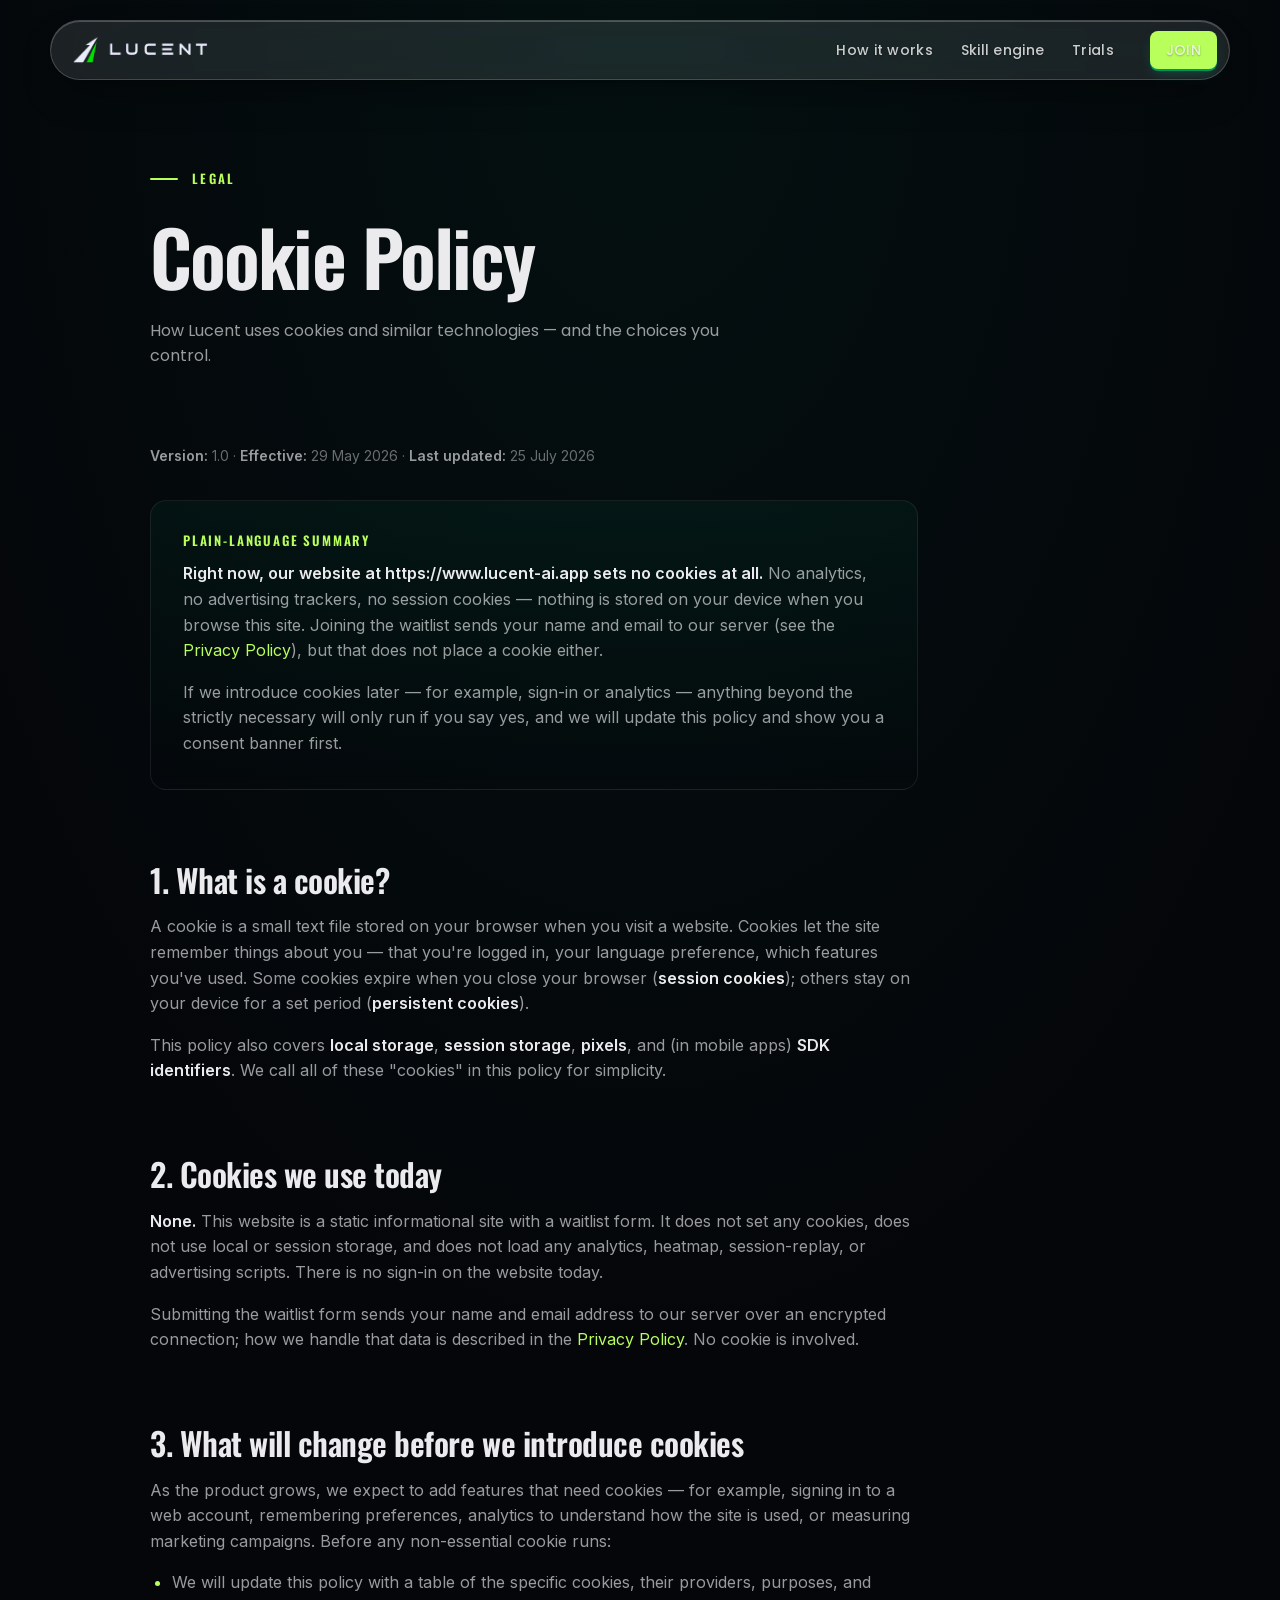
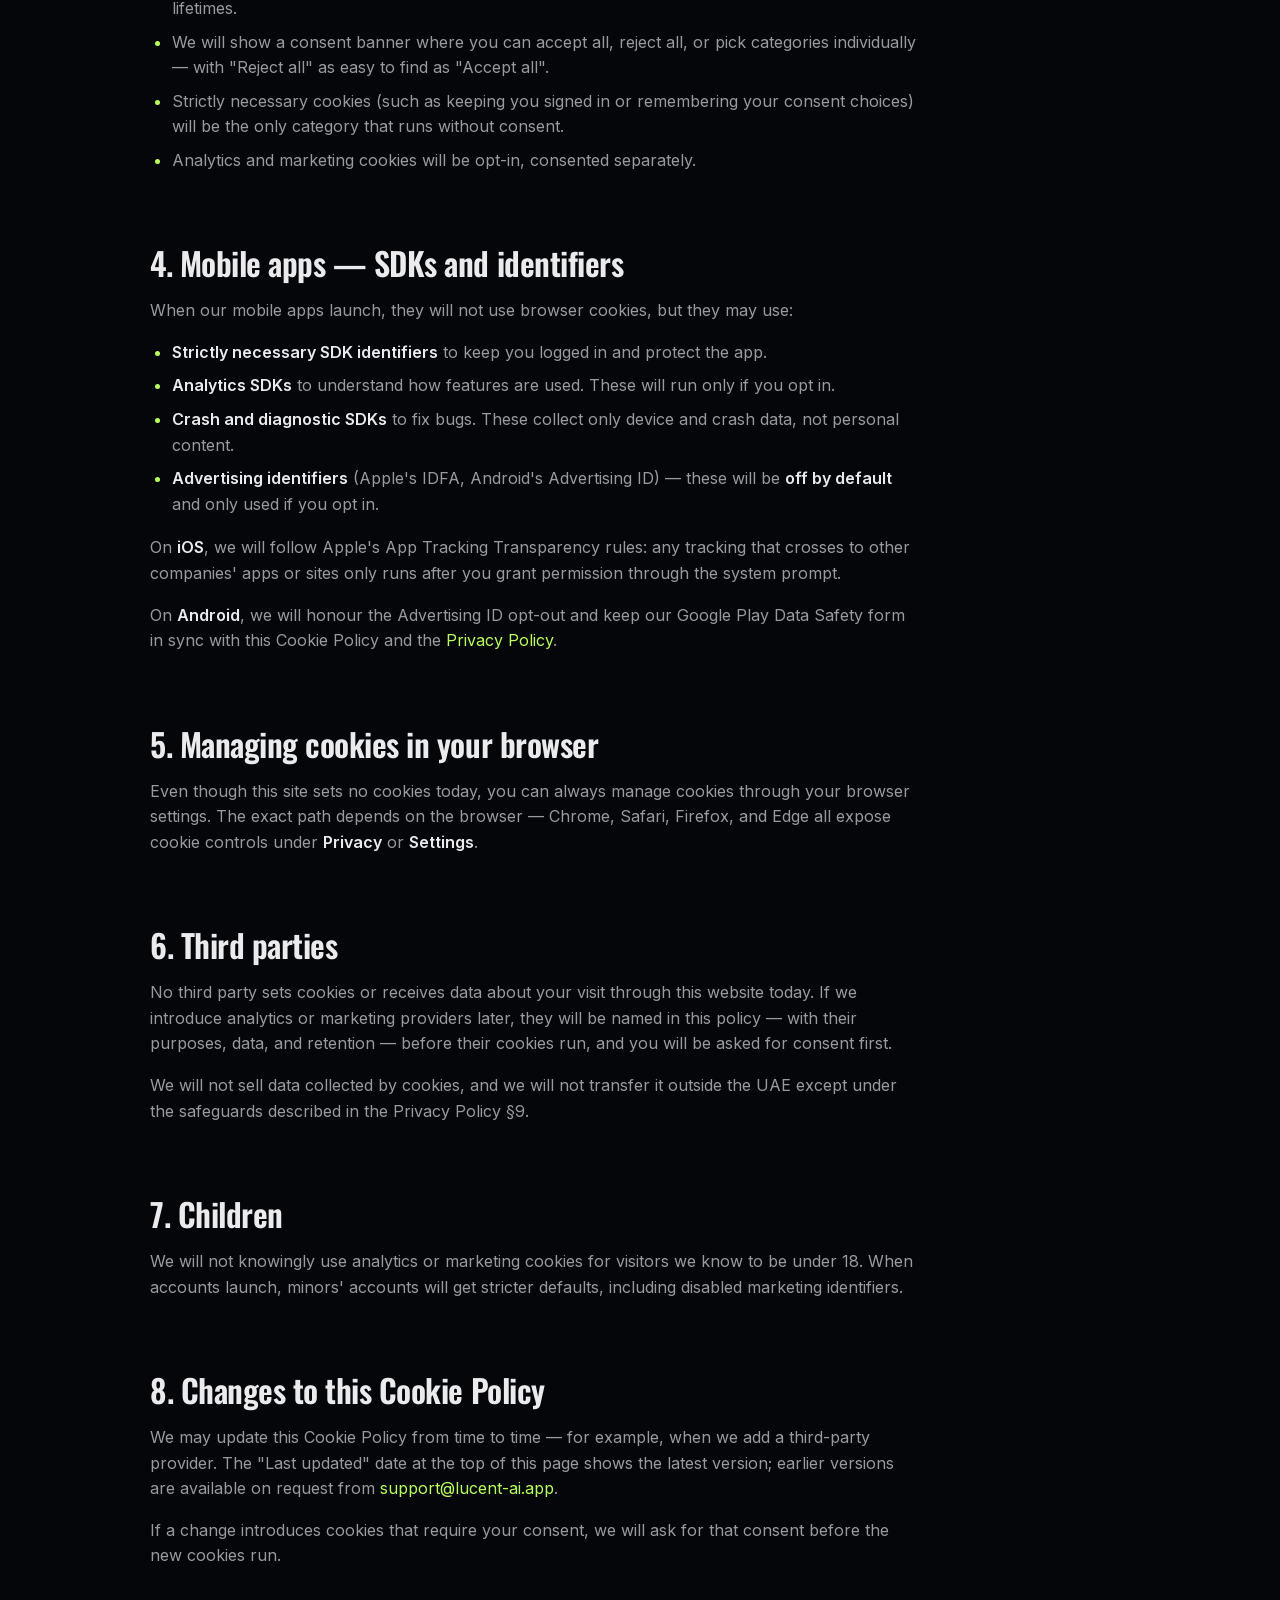
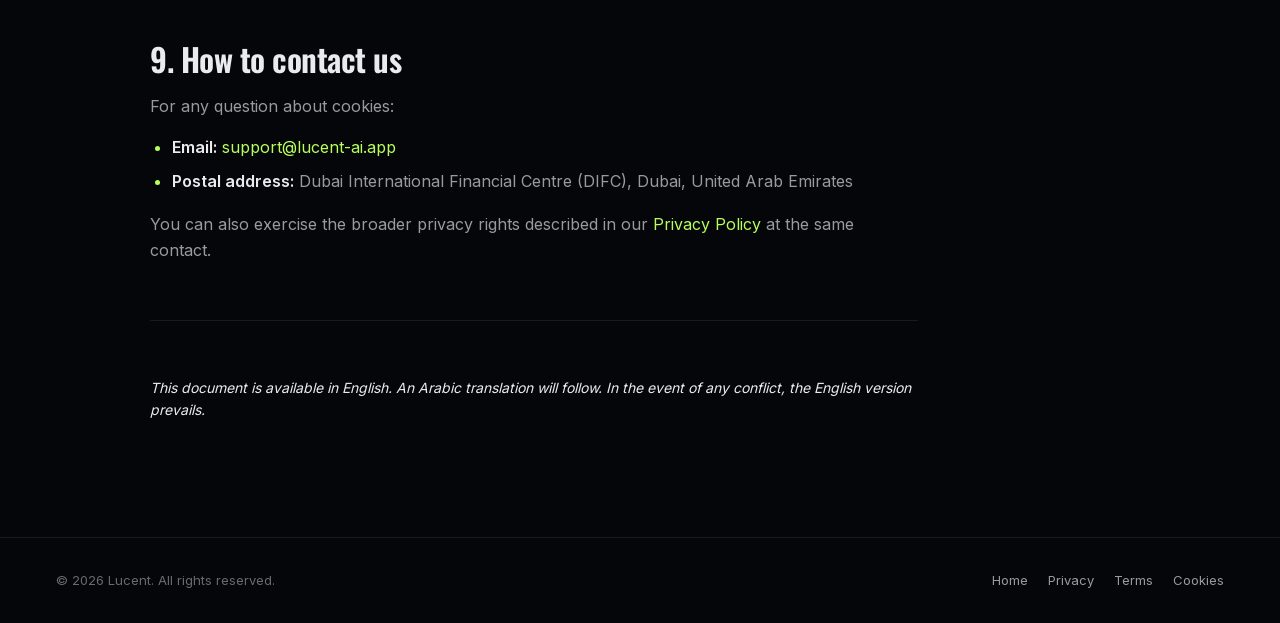
<file: cookies.html>
<!doctype html>
<html lang="en">
  <head>
    <meta charset="UTF-8" />
    <meta name="viewport" content="width=device-width, initial-scale=1.0" />
    <meta name="description" content="Learn how Lucent uses cookies and similar technologies, and the choices you control." />
    <meta name="theme-color" content="#05070a" />
    <link rel="canonical" href="https://www.lucent-ai.app/cookies.html" />
    <!-- Link/share previews (Open Graph + Twitter Card) -->
    <meta property="og:type" content="website" />
    <meta property="og:site_name" content="Lucent" />
    <meta property="og:title" content="Cookie Policy — Lucent" />
    <meta property="og:description" content="Learn how Lucent uses cookies and similar technologies, and the choices you control." />
    <meta property="og:url" content="https://www.lucent-ai.app/cookies.html" />
    <meta property="og:image" content="https://www.lucent-ai.app/og-image.png" />
    <meta property="og:image:width" content="1200" />
    <meta property="og:image:height" content="630" />
    <meta name="twitter:card" content="summary_large_image" />
    <meta name="twitter:title" content="Cookie Policy — Lucent" />
    <meta name="twitter:description" content="Learn how Lucent uses cookies and similar technologies, and the choices you control." />
    <meta name="twitter:image" content="https://www.lucent-ai.app/og-image.png" />
    <title>Cookie Policy &mdash; Lucent</title>
    <link rel="icon" type="image/png" sizes="32x32" href="./favicon-32.png" />
    <link rel="icon" type="image/png" sizes="192x192" href="./favicon-192.png" />
    <link rel="apple-touch-icon" href="./apple-touch-icon.png" />
    <link rel="preload" as="font" type="font/woff2" href="./assets/fonts/Inter-Variable-latin.woff2" crossorigin />
    <link rel="stylesheet" href="./assets/fonts/fonts.css" />
    <link rel="stylesheet" href="./faq-page.css" />
    <link rel="stylesheet" href="./legal-page.css" />
  </head>
  <body class="lucent-theme">
    <a class="skip-link" href="#main">Skip to content</a>
    <header class="fp-nav" aria-label="Primary navigation">
      <a class="fp-nav__brand" href="./index.html" aria-label="Lucent home">
        <img src="./assets/lucent-logo-lockup.png" alt="Lucent" />
      </a>
      <nav class="fp-nav__links" aria-label="Primary">
        <a href="./index.html#how">How it works</a>
        <a href="./index.html#skills">Skill engine</a>
        <a href="./index.html#scouted">Trials</a>
        <a class="fp-nav__cta" href="./index.html#elevate">Join</a>
      </nav>
    </header>

    <main class="fp-main" id="main">
      <div class="fp-inner">
        <header class="fp-hero">
          <p class="fp-hero__kicker">Legal</p>
          <h1 class="fp-hero__title">Cookie Policy</h1>
          <p class="fp-hero__sub">How Lucent uses cookies and similar technologies &mdash; and the choices you control.</p>
        </header>
        <div class="legal">
          <p class="meta"><strong>Version:</strong> 1.0 &middot; <strong>Effective:</strong> 29 May 2026 &middot; <strong>Last updated:</strong> 25 July 2026</p>

      <section class="summary">
        <h2>Plain-language summary</h2>
        <p><strong>Right now, our website at https://www.lucent-ai.app sets no cookies at all.</strong> No analytics, no advertising trackers, no session cookies &mdash; nothing is stored on your device when you browse this site. Joining the waitlist sends your name and email to our server (see the <a href="./privacy.html">Privacy Policy</a>), but that does not place a cookie either.</p>
        <p>If we introduce cookies later &mdash; for example, sign-in or analytics &mdash; anything beyond the strictly necessary will only run if you say yes, and we will update this policy and show you a consent banner first.</p>
      </section>

      <h2>1. What is a cookie?</h2>
      <p>A cookie is a small text file stored on your browser when you visit a website. Cookies let the site remember things about you &mdash; that you're logged in, your language preference, which features you've used. Some cookies expire when you close your browser (<strong>session cookies</strong>); others stay on your device for a set period (<strong>persistent cookies</strong>).</p>
      <p>This policy also covers <strong>local storage</strong>, <strong>session storage</strong>, <strong>pixels</strong>, and (in mobile apps) <strong>SDK identifiers</strong>. We call all of these "cookies" in this policy for simplicity.</p>

      <h2>2. Cookies we use today</h2>
      <p><strong>None.</strong> This website is a static informational site with a waitlist form. It does not set any cookies, does not use local or session storage, and does not load any analytics, heatmap, session-replay, or advertising scripts. There is no sign-in on the website today.</p>
      <p>Submitting the waitlist form sends your name and email address to our server over an encrypted connection; how we handle that data is described in the <a href="./privacy.html">Privacy Policy</a>. No cookie is involved.</p>

      <h2>3. What will change before we introduce cookies</h2>
      <p>As the product grows, we expect to add features that need cookies &mdash; for example, signing in to a web account, remembering preferences, analytics to understand how the site is used, or measuring marketing campaigns. Before any non-essential cookie runs:</p>
      <ul>
        <li>We will update this policy with a table of the specific cookies, their providers, purposes, and lifetimes.</li>
        <li>We will show a consent banner where you can accept all, reject all, or pick categories individually &mdash; with "Reject all" as easy to find as "Accept all".</li>
        <li>Strictly necessary cookies (such as keeping you signed in or remembering your consent choices) will be the only category that runs without consent.</li>
        <li>Analytics and marketing cookies will be opt-in, consented separately.</li>
      </ul>

      <h2>4. Mobile apps &mdash; SDKs and identifiers</h2>
      <p>When our mobile apps launch, they will not use browser cookies, but they may use:</p>
      <ul>
        <li><strong>Strictly necessary SDK identifiers</strong> to keep you logged in and protect the app.</li>
        <li><strong>Analytics SDKs</strong> to understand how features are used. These will run only if you opt in.</li>
        <li><strong>Crash and diagnostic SDKs</strong> to fix bugs. These collect only device and crash data, not personal content.</li>
        <li><strong>Advertising identifiers</strong> (Apple's IDFA, Android's Advertising ID) &mdash; these will be <strong>off by default</strong> and only used if you opt in.</li>
      </ul>
      <p>On <strong>iOS</strong>, we will follow Apple's App Tracking Transparency rules: any tracking that crosses to other companies' apps or sites only runs after you grant permission through the system prompt.</p>
      <p>On <strong>Android</strong>, we will honour the Advertising ID opt-out and keep our Google Play Data Safety form in sync with this Cookie Policy and the <a href="./privacy.html">Privacy Policy</a>.</p>

      <h2>5. Managing cookies in your browser</h2>
      <p>Even though this site sets no cookies today, you can always manage cookies through your browser settings. The exact path depends on the browser &mdash; Chrome, Safari, Firefox, and Edge all expose cookie controls under <strong>Privacy</strong> or <strong>Settings</strong>.</p>

      <h2>6. Third parties</h2>
      <p>No third party sets cookies or receives data about your visit through this website today. If we introduce analytics or marketing providers later, they will be named in this policy &mdash; with their purposes, data, and retention &mdash; before their cookies run, and you will be asked for consent first.</p>
      <p>We will not sell data collected by cookies, and we will not transfer it outside the UAE except under the safeguards described in the Privacy Policy &sect;9.</p>

      <h2>7. Children</h2>
      <p>We will not knowingly use analytics or marketing cookies for visitors we know to be under 18. When accounts launch, minors' accounts will get stricter defaults, including disabled marketing identifiers.</p>

      <h2>8. Changes to this Cookie Policy</h2>
      <p>We may update this Cookie Policy from time to time &mdash; for example, when we add a third-party provider. The "Last updated" date at the top of this page shows the latest version; earlier versions are available on request from <a href="mailto:support@lucent-ai.app">support@lucent-ai.app</a>.</p>
      <p>If a change introduces cookies that require your consent, we will ask for that consent before the new cookies run.</p>

      <h2>9. How to contact us</h2>
      <p>For any question about cookies:</p>
      <ul>
        <li><strong>Email:</strong> <a href="mailto:support@lucent-ai.app">support@lucent-ai.app</a></li>
        <li><strong>Postal address:</strong> Dubai International Financial Centre (DIFC), Dubai, United Arab Emirates</li>
      </ul>
      <p>You can also exercise the broader privacy rights described in our <a href="./privacy.html">Privacy Policy</a> at the same contact.</p>

      <hr />
      <p class="meta"><em>This document is available in English. An Arabic translation will follow. In the event of any conflict, the English version prevails.</em></p>
        </div>
      </div>
    </main>

    <footer class="fp-footer">
      <span>&copy; 2026 Lucent. All rights reserved.</span>
      <ul class="fp-footer__links">
        <li><a href="./index.html">Home</a></li>
        <li><a href="./privacy.html">Privacy</a></li>
        <li><a href="./terms.html">Terms</a></li>
        <li><a href="./cookies.html">Cookies</a></li>
      </ul>
    </footer>
  </body>
</html>
</file>
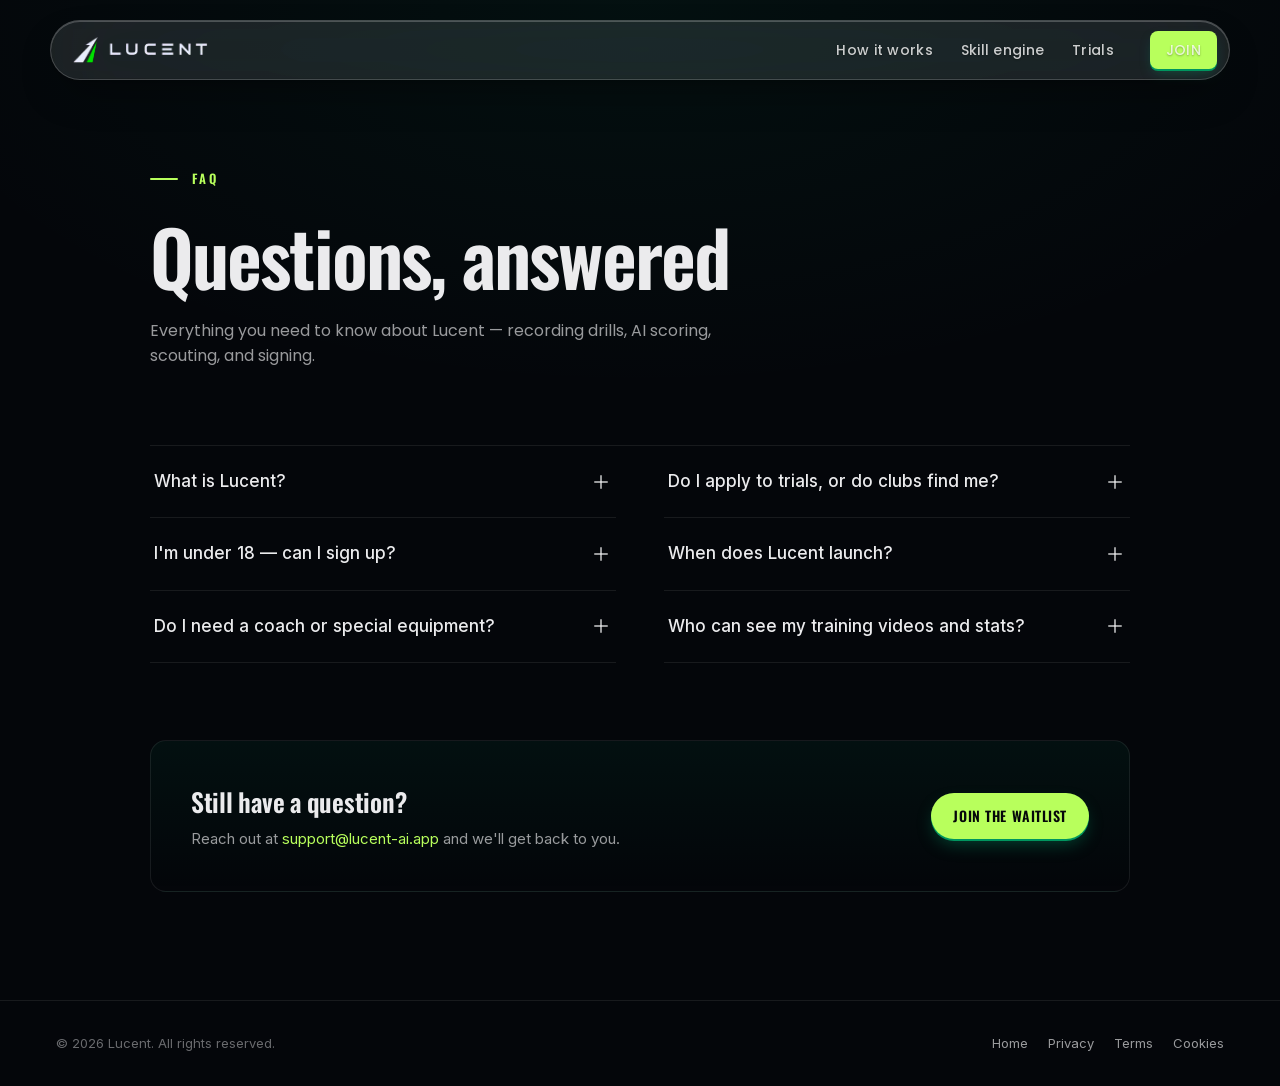
<file: faq.html>
<!doctype html>
<html lang="en">
  <head>
    <meta charset="UTF-8" />
    <meta name="viewport" content="width=device-width, initial-scale=1.0" />
    <meta name="description" content="Frequently asked questions about Lucent — recording drills, AI scoring, scouting, and signing." />
    <meta name="theme-color" content="#05070a" />
    <link rel="canonical" href="https://www.lucent-ai.app/faq.html" />
    <!-- Link/share previews (Open Graph + Twitter Card) -->
    <meta property="og:type" content="website" />
    <meta property="og:site_name" content="Lucent" />
    <meta property="og:title" content="FAQ — Lucent" />
    <meta property="og:description" content="Frequently asked questions about Lucent — recording drills, AI scoring, scouting, and signing." />
    <meta property="og:url" content="https://www.lucent-ai.app/faq.html" />
    <meta property="og:image" content="https://www.lucent-ai.app/og-image.png" />
    <meta property="og:image:width" content="1200" />
    <meta property="og:image:height" content="630" />
    <meta name="twitter:card" content="summary_large_image" />
    <meta name="twitter:title" content="FAQ — Lucent" />
    <meta name="twitter:description" content="Frequently asked questions about Lucent — recording drills, AI scoring, scouting, and signing." />
    <meta name="twitter:image" content="https://www.lucent-ai.app/og-image.png" />
    <script type="application/ld+json">{
      "@context": "https://schema.org",
      "@type": "FAQPage",
      "url": "https://www.lucent-ai.app/faq.html",
      "mainEntity": [
        {
          "@type": "Question",
          "name": "What is Lucent?",
          "acceptedAnswer": {
            "@type": "Answer",
            "text": "Lucent is a football performance platform. You record guided drills from your phone, our AI and benchmark scoring turn every rep into stats, and your results build a verified record clubs can trust. When a club's recruiting brief matches your profile, we surface it so you can apply with your numbers."
          }
        },
        {
          "@type": "Question",
          "name": "Do I apply to trials, or do clubs find me?",
          "acceptedAnswer": {
            "@type": "Answer",
            "text": "A bit of both — we bring the briefs to you, and you apply. Lucent shows live recruiting briefs with your fit against each club's requirements, highlights your best match, and lets you filter and sort by fit. Apply through a guided checklist — record the drills the club asks for and submit; your scores travel with the application, and the club reviews and shortlists from there."
          }
        },
        {
          "@type": "Question",
          "name": "I'm under 18 — can I sign up?",
          "acceptedAnswer": {
            "@type": "Answer",
            "text": "Yes. Players aged 13–17 will need a parent or guardian's consent at signup, and under-18 accounts will get stricter privacy defaults. We'll publish the full under-18 protections before launch."
          }
        },
        {
          "@type": "Question",
          "name": "When does Lucent launch?",
          "acceptedAnswer": {
            "@type": "Answer",
            "text": "We're rolling out in waves. Join the waitlist and you'll be among the first to get access when we open up. Early members also get input into which features ship next."
          }
        },
        {
          "@type": "Question",
          "name": "Do I need a coach or special equipment?",
          "acceptedAnswer": {
            "@type": "Answer",
            "text": "No coach needed, and no fancy gear: a phone, a ball, and a few cones cover most drills, while a few tests use simple extras like a hurdle, a box, or a measuring tape. Each drill's in-app setup guide lists exactly what you need — follow it and our AI and benchmark scoring handle the rest."
          }
        },
        {
          "@type": "Question",
          "name": "Who can see my training videos and stats?",
          "acceptedAnswer": {
            "@type": "Answer",
            "text": "Your profile and data are private by default. Your data reaches a club only when you apply to their trial — the drill scores and profile details you submit travel with that application, and nothing more. We never sell your videos or health data. Full details in our Privacy Policy."
          }
        }
      ]
    }</script>
    <title>FAQ &mdash; Lucent</title>
    <link rel="icon" type="image/png" sizes="32x32" href="./favicon-32.png" />
    <link rel="icon" type="image/png" sizes="192x192" href="./favicon-192.png" />
    <link rel="apple-touch-icon" href="./apple-touch-icon.png" />
    <link rel="preload" as="font" type="font/woff2" href="./assets/fonts/Inter-Variable-latin.woff2" crossorigin />
    <link rel="stylesheet" href="./assets/fonts/fonts.css" />
    <link rel="stylesheet" href="./faq-page.css" />
  </head>
  <body class="lucent-theme">
    <a class="skip-link" href="#main">Skip to content</a>
    <header class="fp-nav" aria-label="Primary navigation">
      <a class="fp-nav__brand" href="./index.html" aria-label="Lucent home">
        <img src="./assets/lucent-logo-lockup.png" alt="Lucent" />
      </a>
      <nav class="fp-nav__links" aria-label="Primary">
        <a href="./index.html#how">How it works</a>
        <a href="./index.html#skills">Skill engine</a>
        <a href="./index.html#scouted">Trials</a>
        <a class="fp-nav__cta" href="./index.html#elevate">Join</a>
      </nav>
    </header>

    <main class="fp-main" id="main">
      <div class="fp-inner">
        <header class="fp-hero">
          <p class="fp-hero__kicker">FAQ</p>
          <h1 class="fp-hero__title">Questions, answered</h1>
          <p class="fp-hero__sub">Everything you need to know about Lucent &mdash; recording drills, AI scoring, scouting, and signing.</p>
        </header>

        <div class="fp-list">
          <details class="fp-item">
            <summary>What is Lucent?<span class="fp-item__icon" aria-hidden="true"></span></summary>
            <div class="fp-item__answer">
              <p>Lucent is a football performance platform. You record guided drills from your phone, our AI and benchmark scoring turn every rep into stats, and your results build a verified record clubs can trust. When a club's recruiting brief matches your profile, we surface it so you can apply with your numbers.</p>
            </div>
          </details>
          <details class="fp-item">
            <summary>Do I apply to trials, or do clubs find me?<span class="fp-item__icon" aria-hidden="true"></span></summary>
            <div class="fp-item__answer">
              <p>A bit of both — we bring the briefs to you, and you apply. Lucent shows live recruiting briefs with your fit against each club's requirements, highlights your best match, and lets you filter and sort by fit. Apply through a guided checklist — record the drills the club asks for and submit; your scores travel with the application, and the club reviews and shortlists from there.</p>
            </div>
          </details>
          <details class="fp-item">
            <summary>I'm under 18 &mdash; can I sign up?<span class="fp-item__icon" aria-hidden="true"></span></summary>
            <div class="fp-item__answer">
              <p>Yes. Players aged 13–17 will need a parent or guardian's consent at signup, and under-18 accounts will get stricter privacy defaults. We'll publish the full under-18 protections before launch.</p>
            </div>
          </details>
          <details class="fp-item">
            <summary>When does Lucent launch?<span class="fp-item__icon" aria-hidden="true"></span></summary>
            <div class="fp-item__answer">
              <p>We're rolling out in waves. <a href="./index.html#elevate">Join the waitlist</a> and you'll be among the first to get access when we open up. Early members also get input into which features ship next.</p>
            </div>
          </details>
          <details class="fp-item">
            <summary>Do I need a coach or special equipment?<span class="fp-item__icon" aria-hidden="true"></span></summary>
            <div class="fp-item__answer">
              <p>No coach needed, and no fancy gear: a phone, a ball, and a few cones cover most drills, while a few tests use simple extras like a hurdle, a box, or a measuring tape. Each drill's in-app setup guide lists exactly what you need &mdash; follow it and our AI and benchmark scoring handle the rest.</p>
            </div>
          </details>
          <details class="fp-item">
            <summary>Who can see my training videos and stats?<span class="fp-item__icon" aria-hidden="true"></span></summary>
            <div class="fp-item__answer">
              <p>Your profile and data are private by default. Your data reaches a club only when you apply to their trial &mdash; the drill scores and profile details you submit travel with that application, and nothing more. We never sell your videos or health data. Full details in our <a href="./privacy.html">Privacy Policy</a>.</p>
            </div>
          </details>
        </div>

        <aside class="fp-cta">
          <div class="fp-cta__copy">
            <strong>Still have a question?</strong>
            <p>Reach out at <a href="mailto:support@lucent-ai.app">support@lucent-ai.app</a> and we'll get back to you.</p>
          </div>
          <a class="fp-cta__button" href="./index.html#elevate">Join the waitlist</a>
        </aside>
      </div>
    </main>

    <footer class="fp-footer">
      <span>&copy; 2026 Lucent. All rights reserved.</span>
      <ul class="fp-footer__links">
        <li><a href="./index.html">Home</a></li>
        <li><a href="./privacy.html">Privacy</a></li>
        <li><a href="./terms.html">Terms</a></li>
        <li><a href="./cookies.html">Cookies</a></li>
      </ul>
    </footer>
  </body>
</html>
</file>
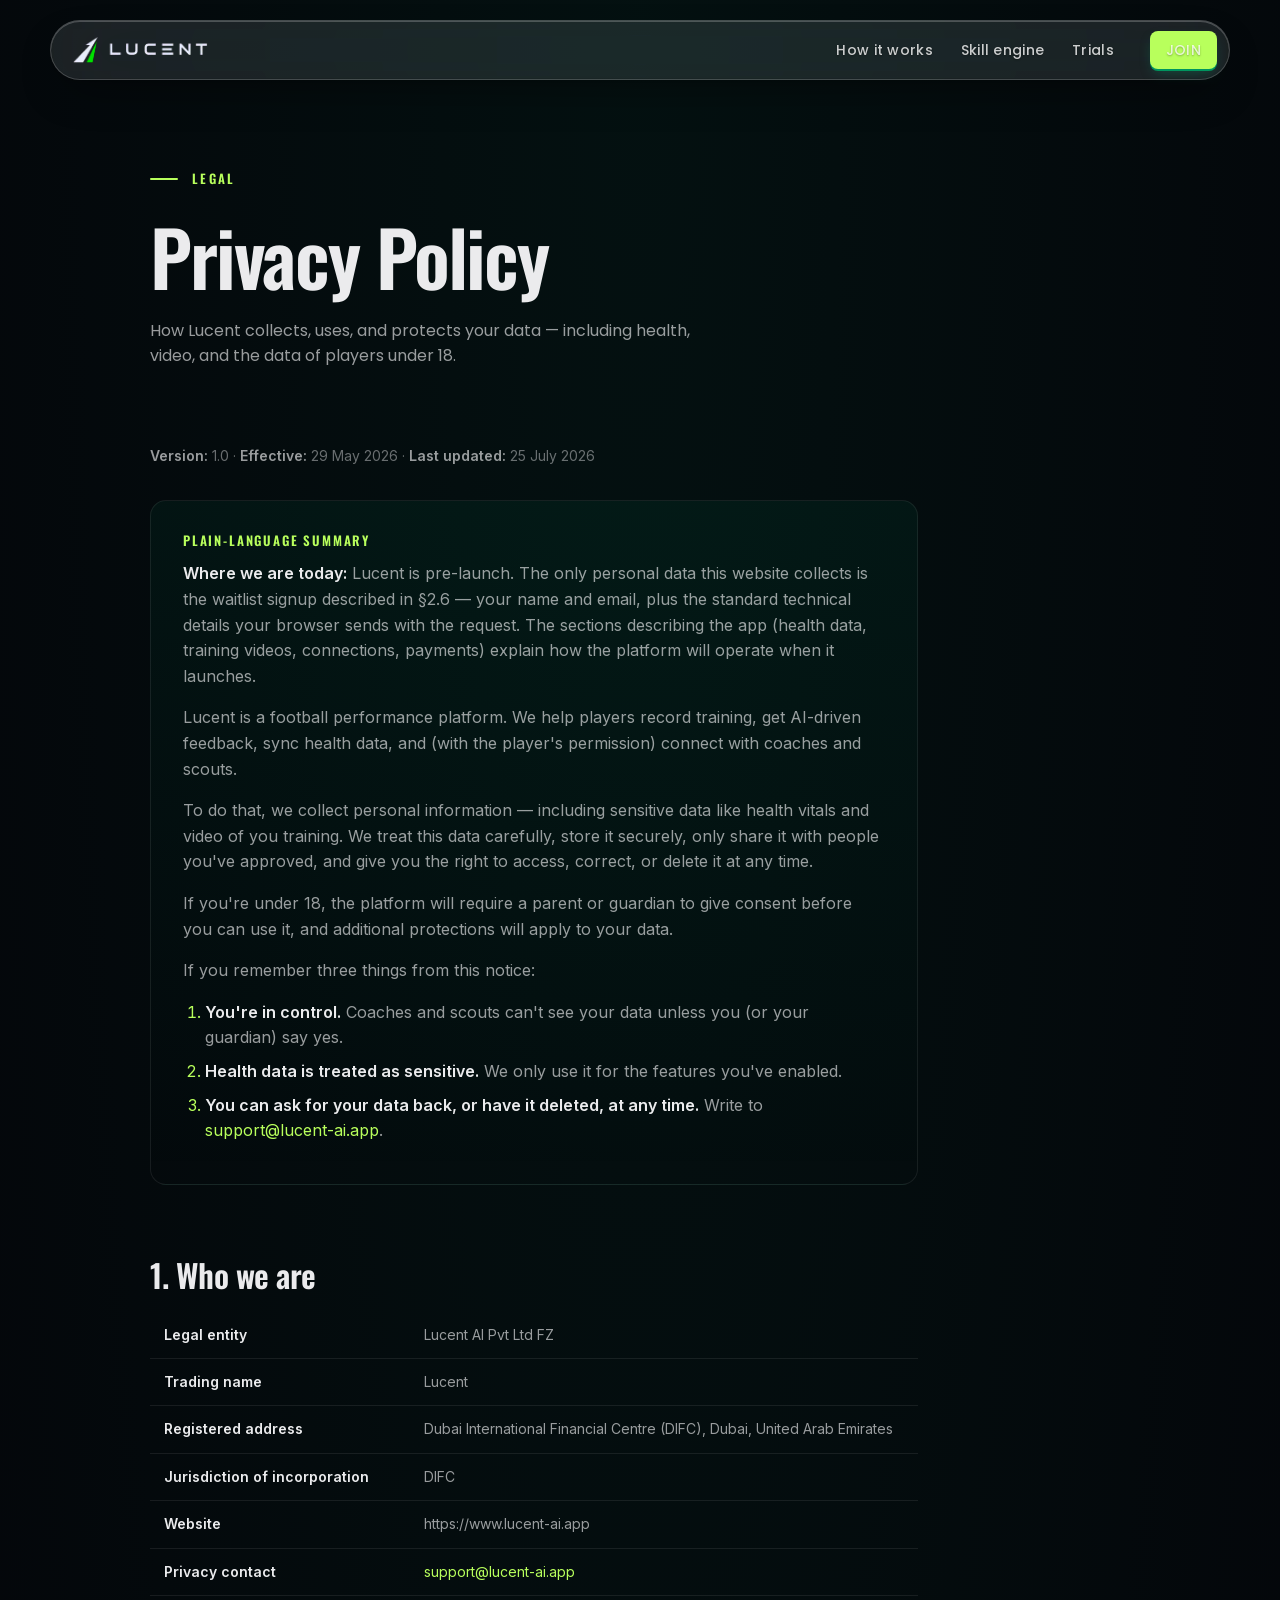
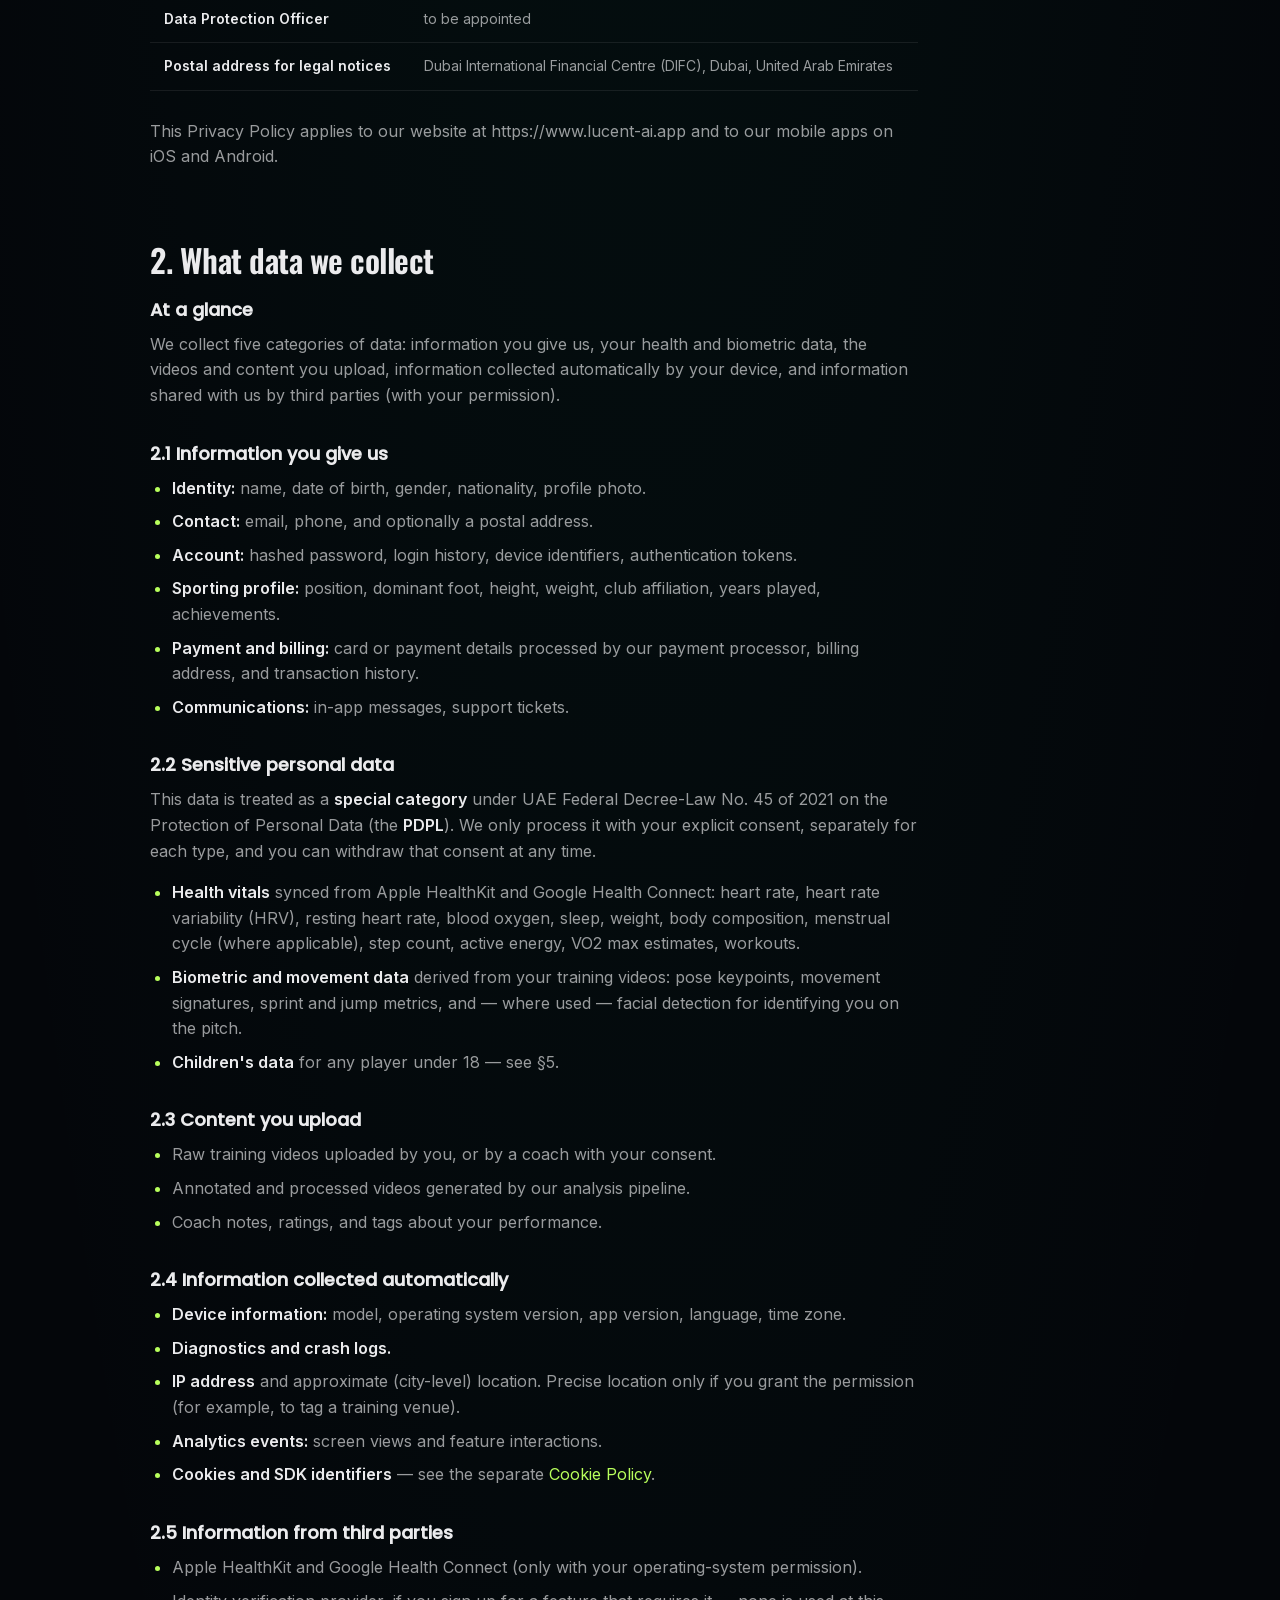
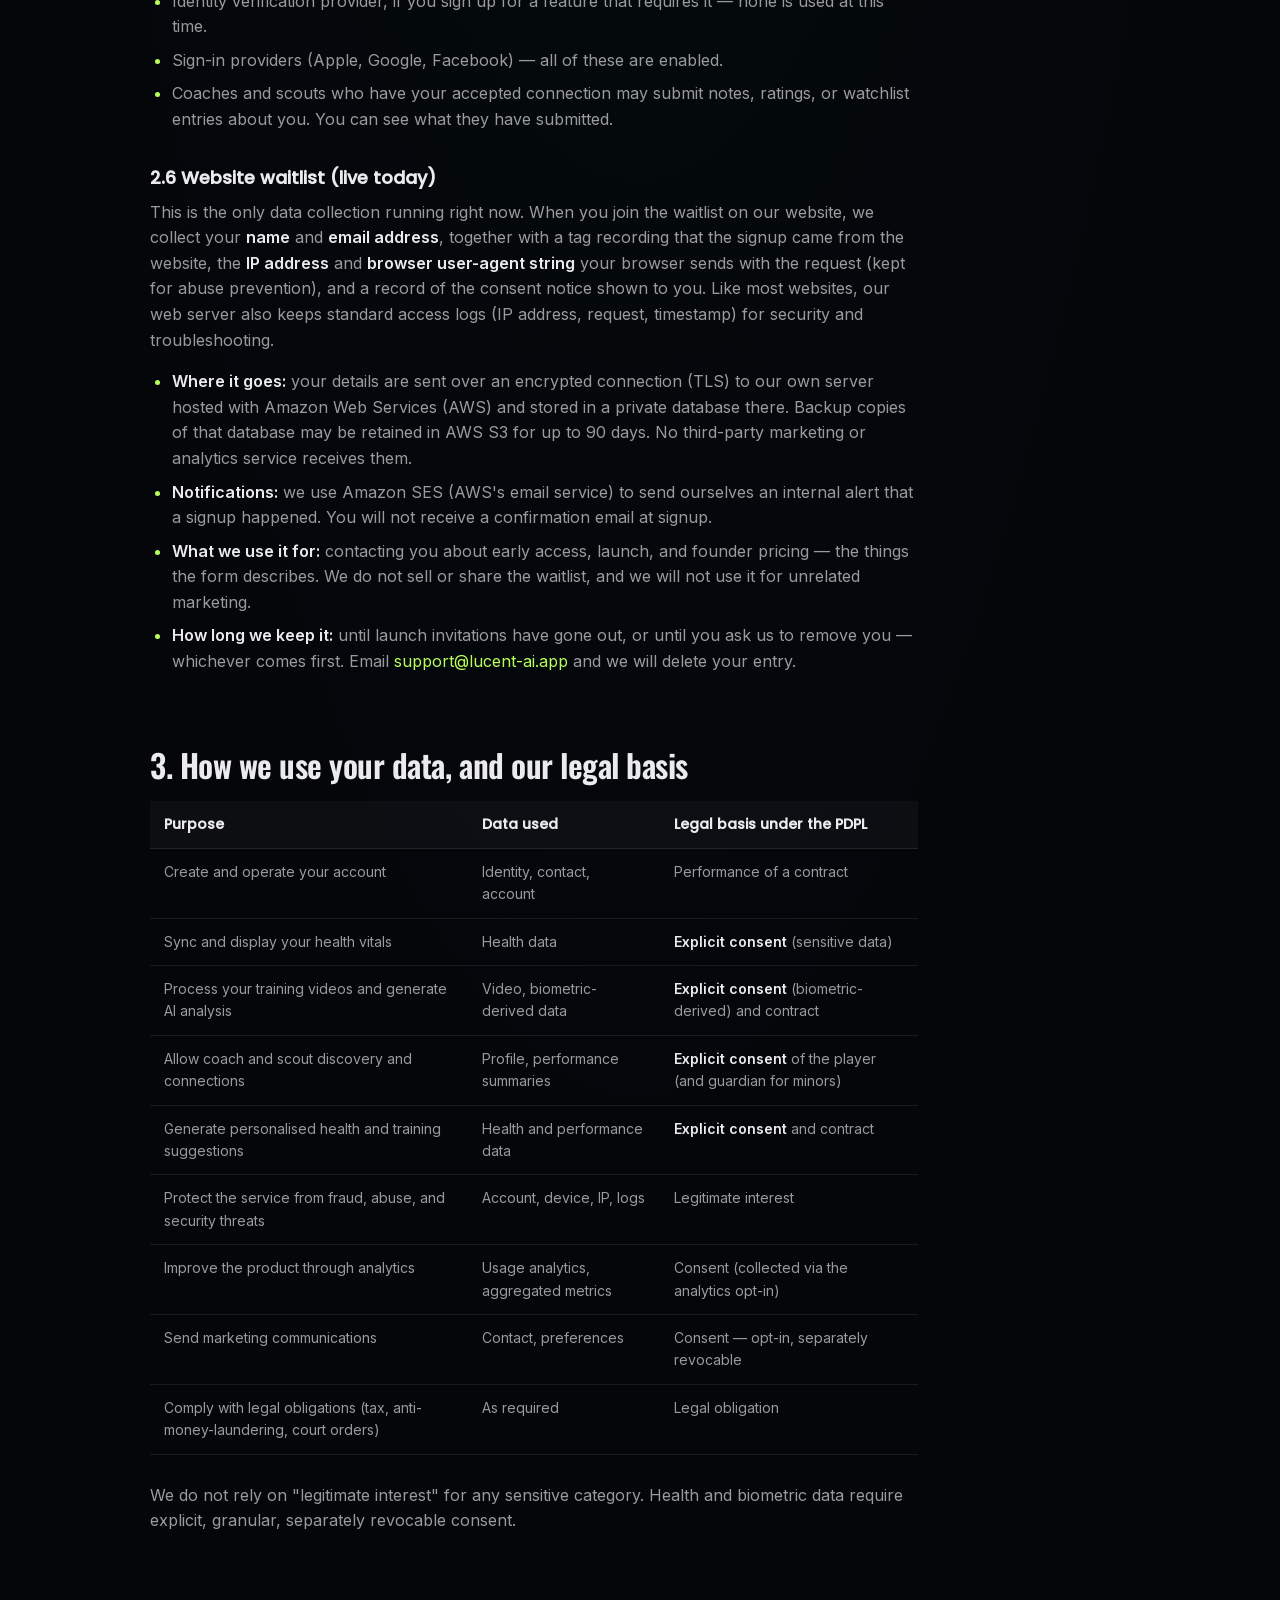
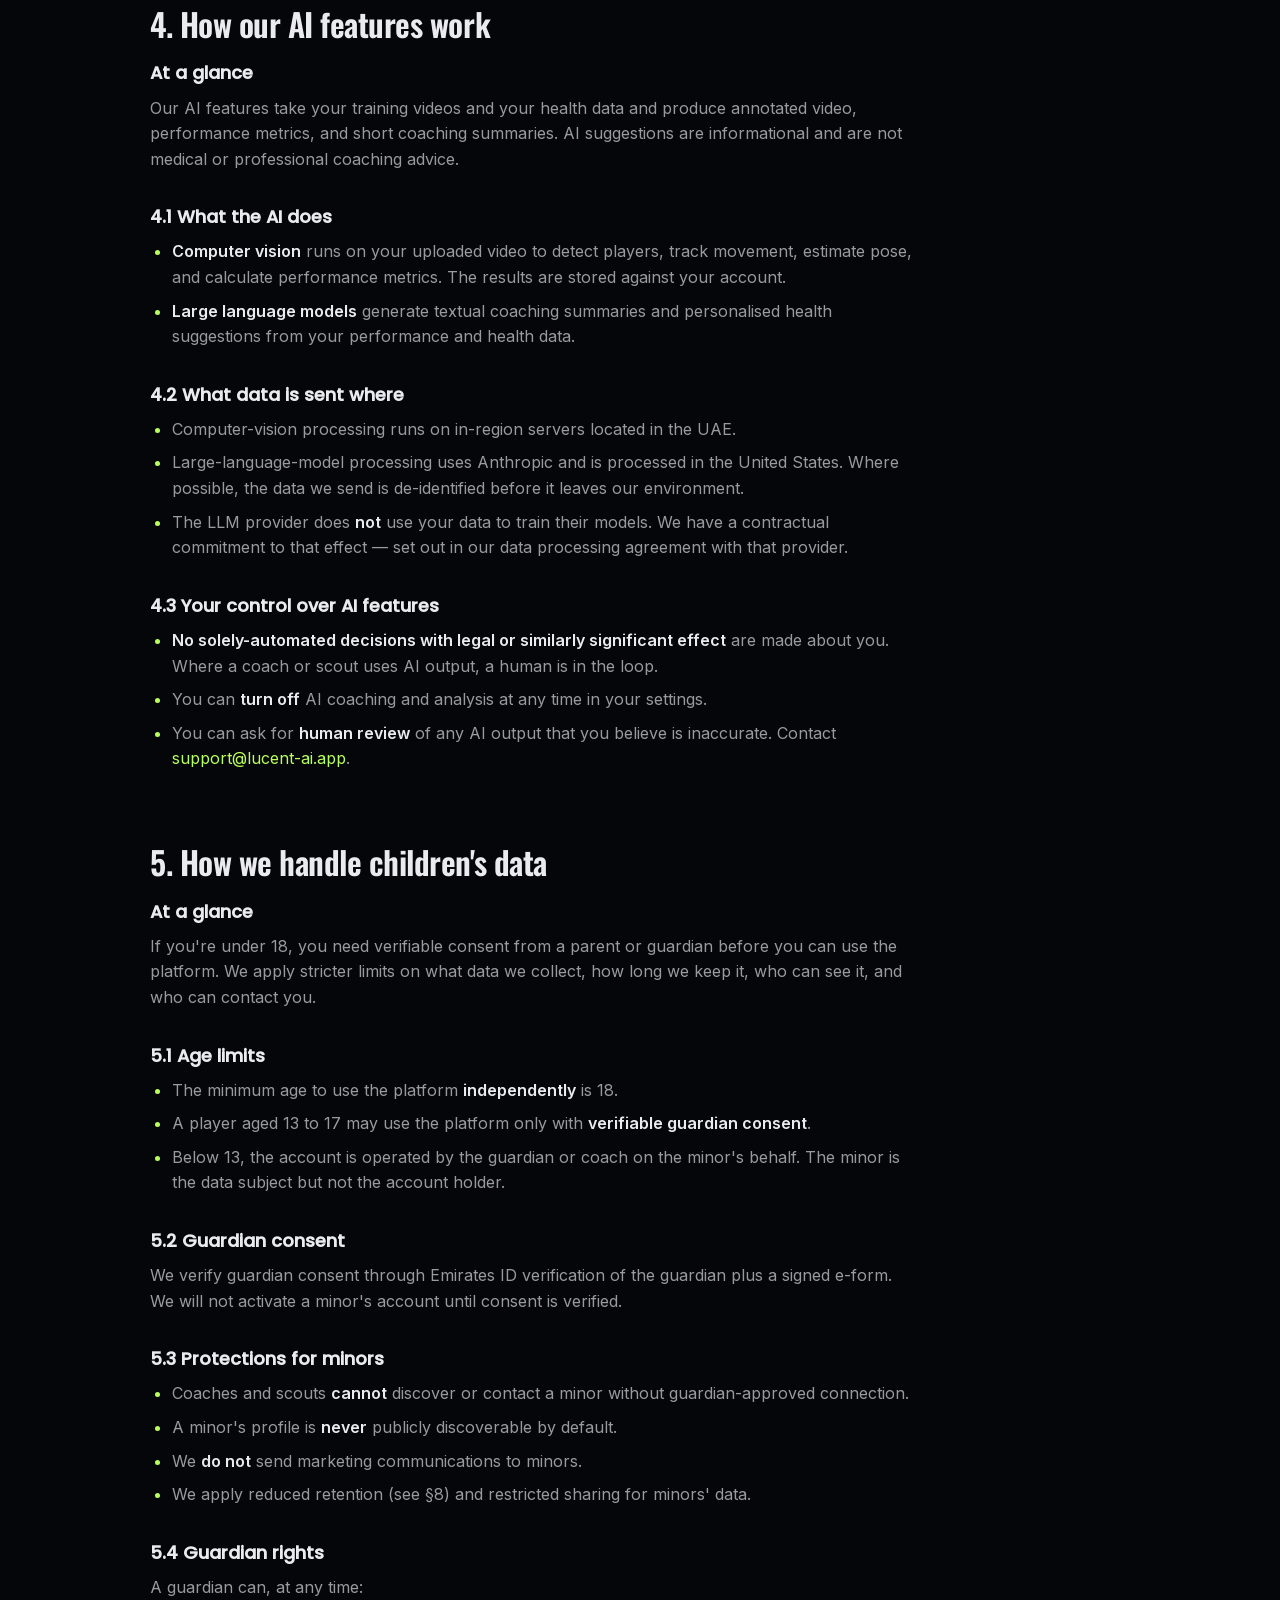
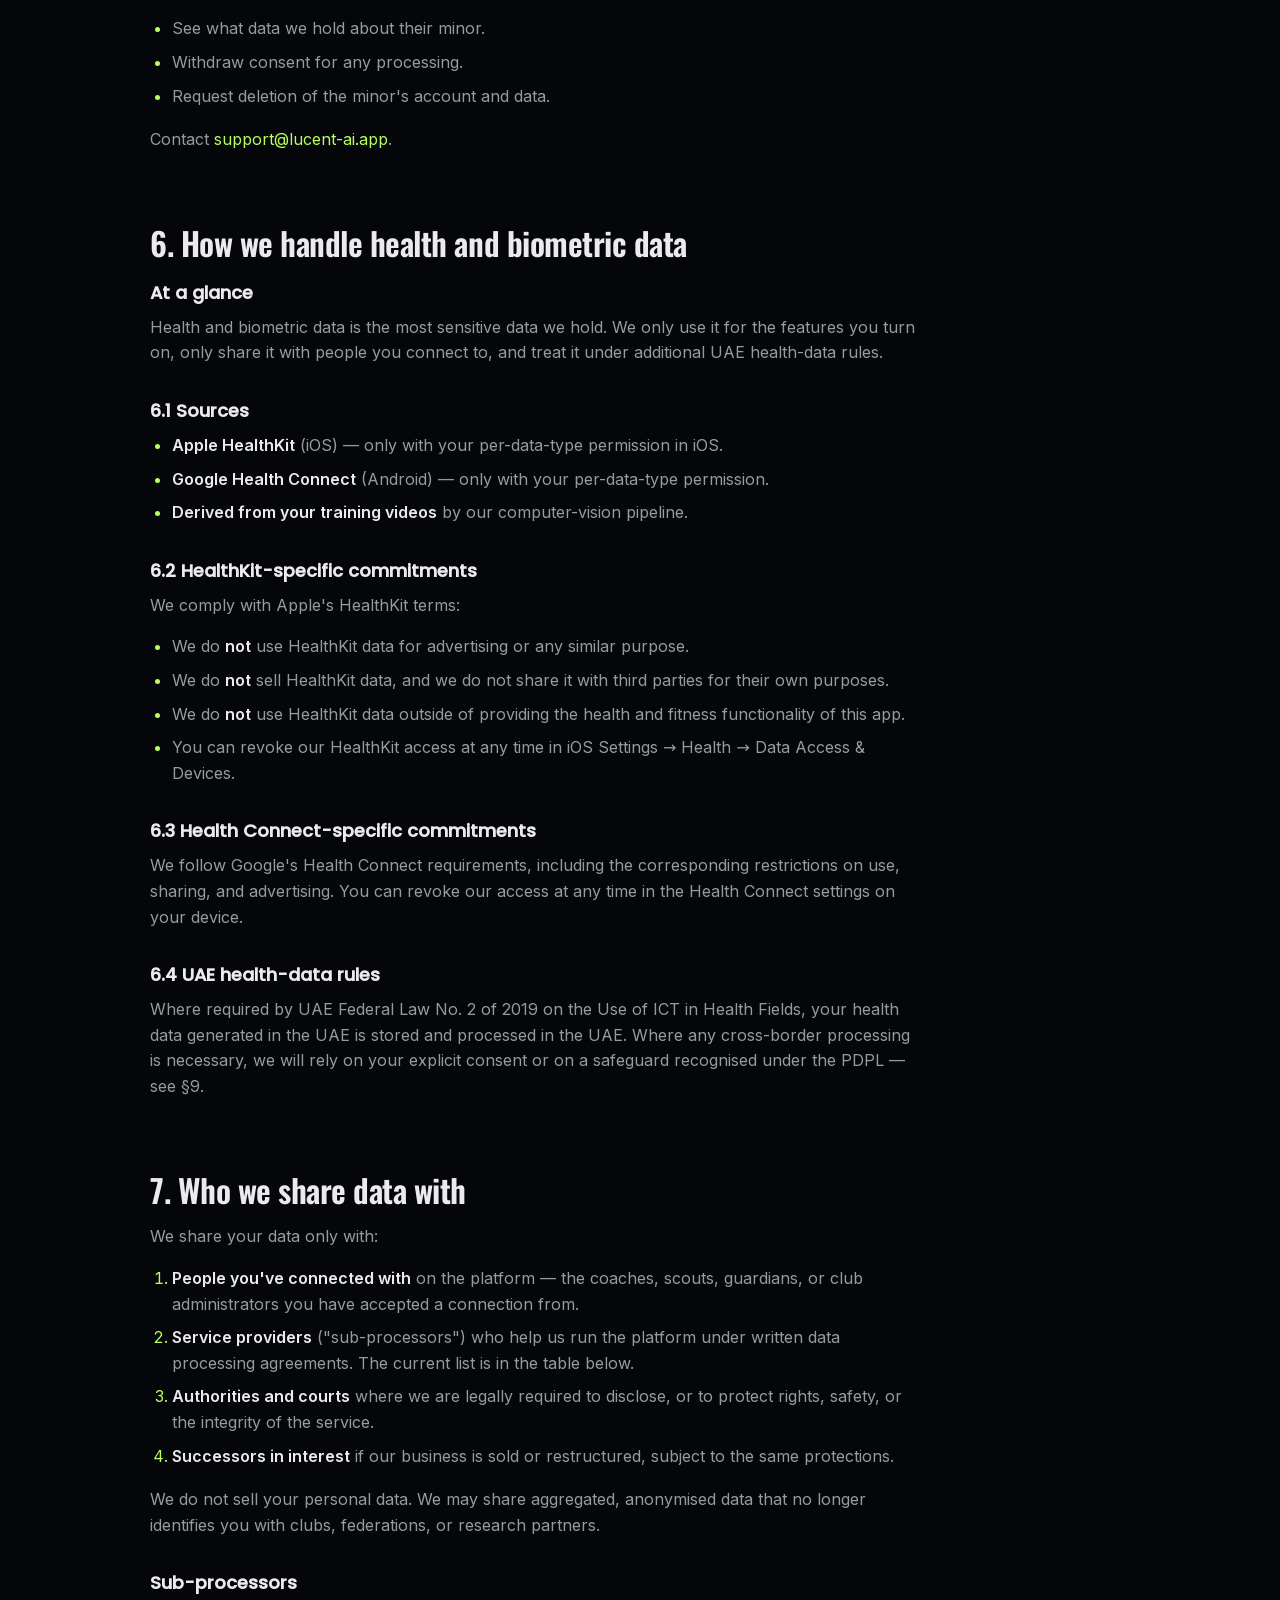
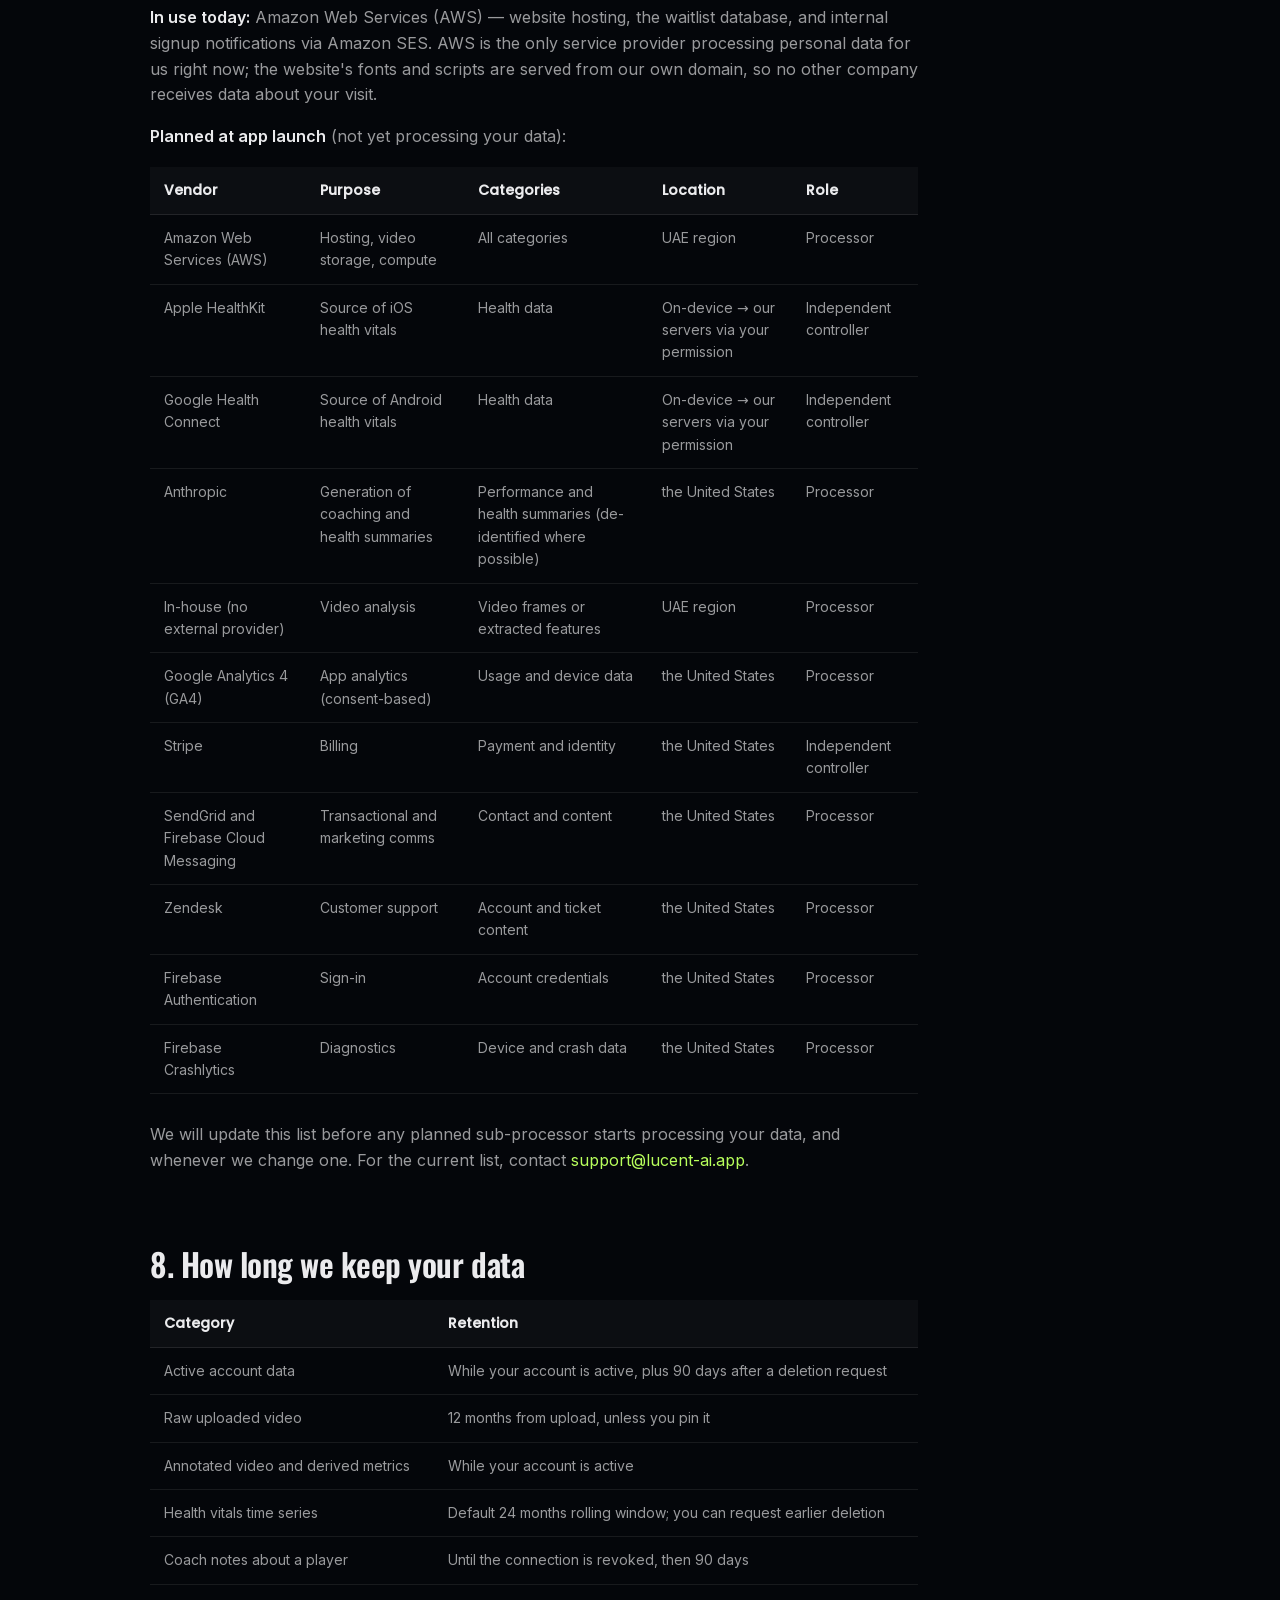
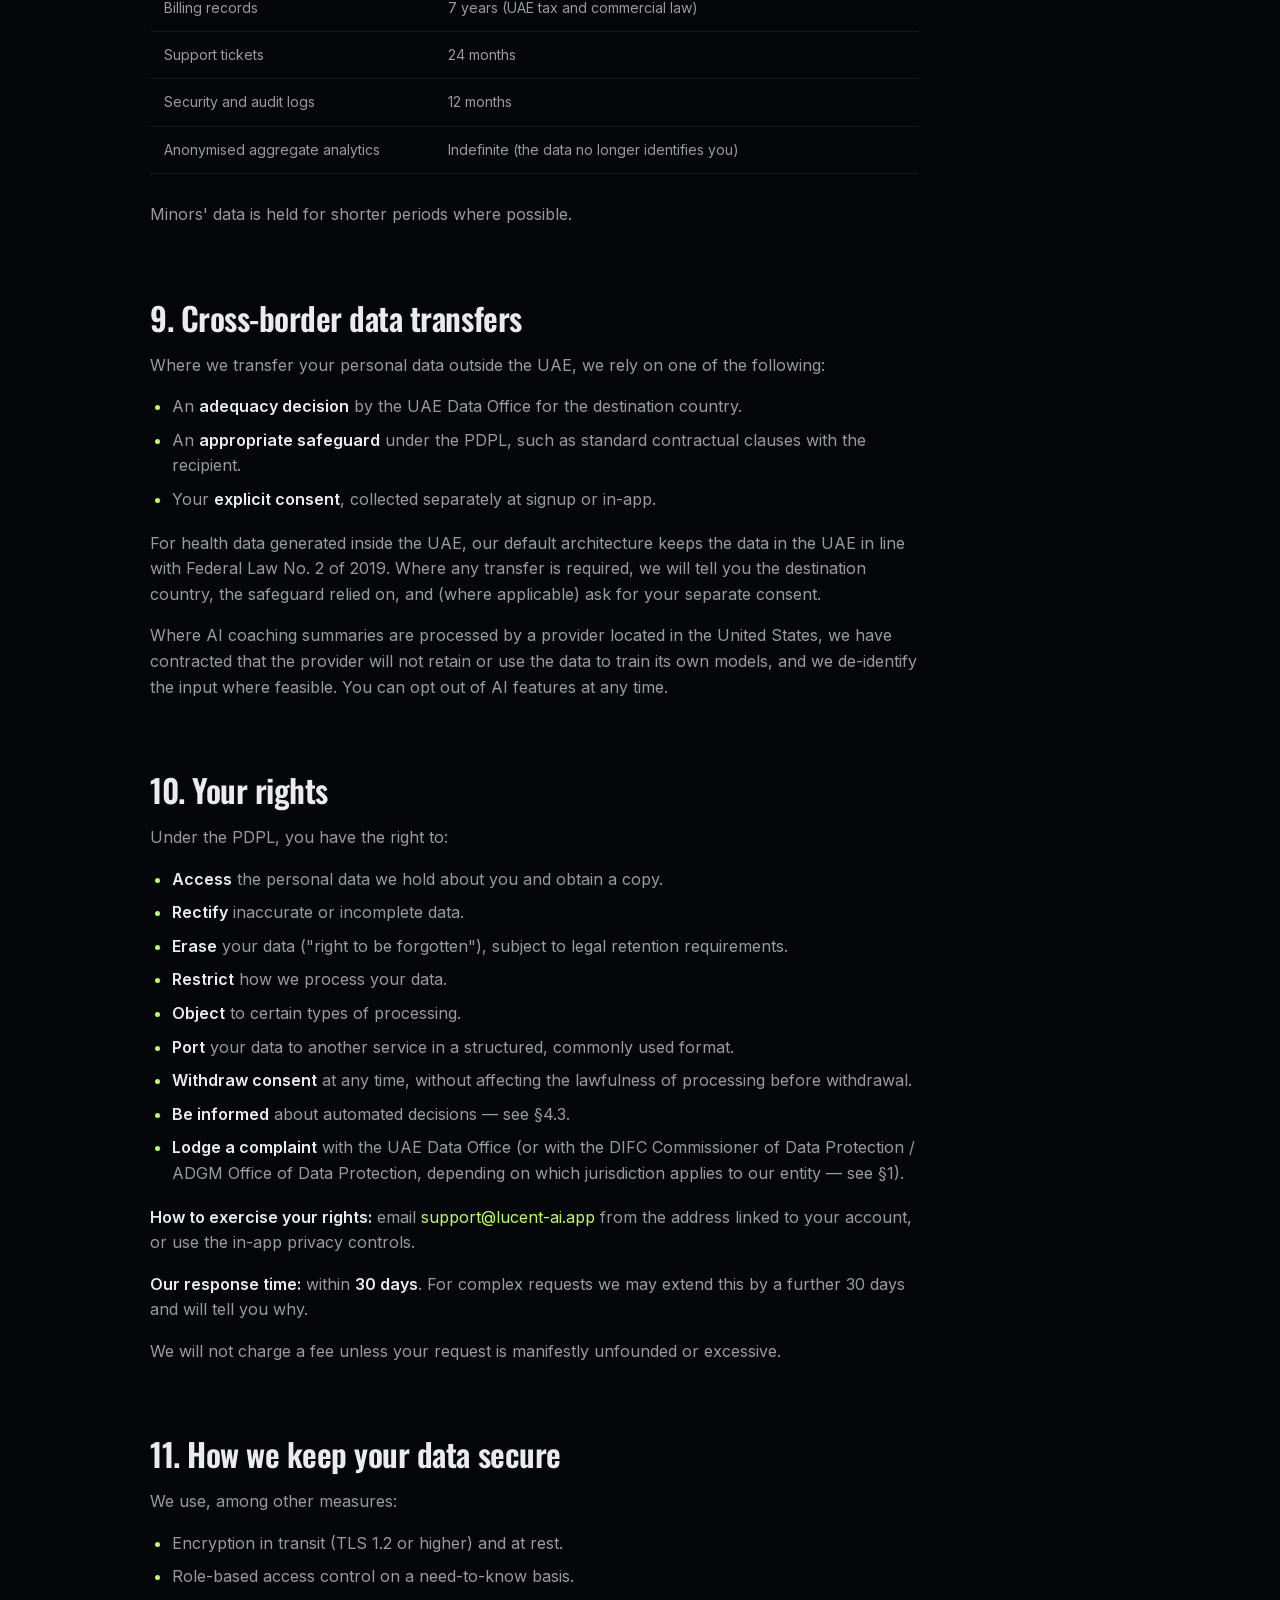
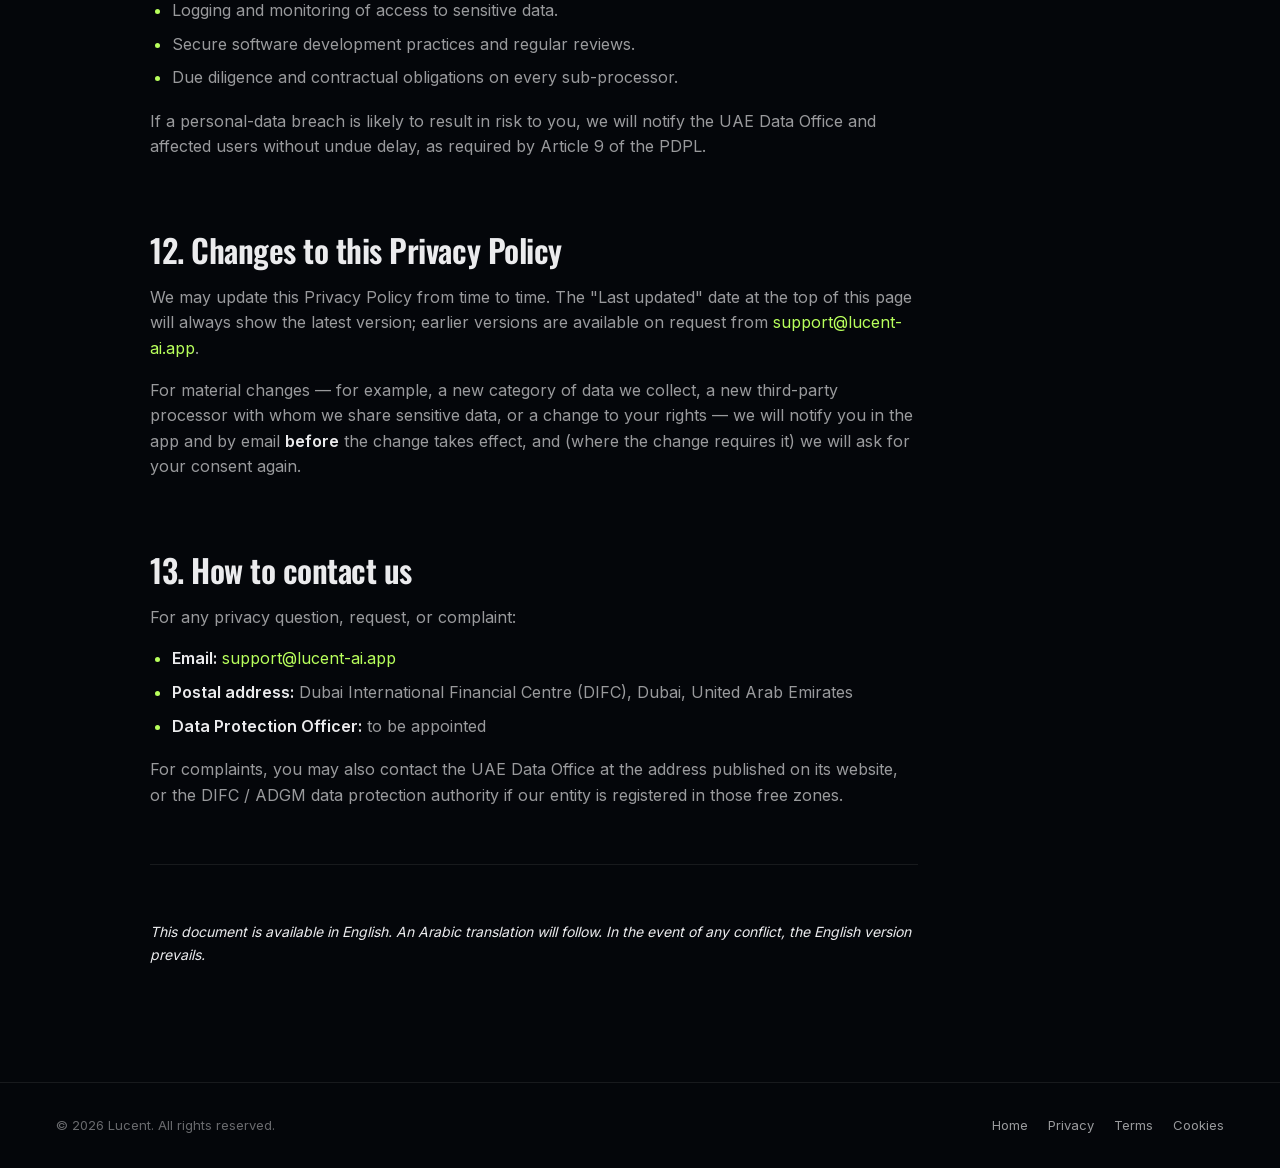
<file: privacy.html>
<!doctype html>
<html lang="en">
  <head>
    <meta charset="UTF-8" />
    <meta name="viewport" content="width=device-width, initial-scale=1.0" />
    <meta name="description" content="Read how Lucent collects, uses, and protects your data — including video, health, and the data of players under 18." />
    <meta name="theme-color" content="#05070a" />
    <link rel="canonical" href="https://www.lucent-ai.app/privacy.html" />
    <!-- Link/share previews (Open Graph + Twitter Card) -->
    <meta property="og:type" content="website" />
    <meta property="og:site_name" content="Lucent" />
    <meta property="og:title" content="Privacy Policy — Lucent" />
    <meta property="og:description" content="Read how Lucent collects, uses, and protects your data — including video, health, and the data of players under 18." />
    <meta property="og:url" content="https://www.lucent-ai.app/privacy.html" />
    <meta property="og:image" content="https://www.lucent-ai.app/og-image.png" />
    <meta property="og:image:width" content="1200" />
    <meta property="og:image:height" content="630" />
    <meta name="twitter:card" content="summary_large_image" />
    <meta name="twitter:title" content="Privacy Policy — Lucent" />
    <meta name="twitter:description" content="Read how Lucent collects, uses, and protects your data — including video, health, and the data of players under 18." />
    <meta name="twitter:image" content="https://www.lucent-ai.app/og-image.png" />
    <title>Privacy Policy &mdash; Lucent</title>
    <link rel="icon" type="image/png" sizes="32x32" href="./favicon-32.png" />
    <link rel="icon" type="image/png" sizes="192x192" href="./favicon-192.png" />
    <link rel="apple-touch-icon" href="./apple-touch-icon.png" />
    <link rel="preload" as="font" type="font/woff2" href="./assets/fonts/Inter-Variable-latin.woff2" crossorigin />
    <link rel="stylesheet" href="./assets/fonts/fonts.css" />
    <link rel="stylesheet" href="./faq-page.css" />
    <link rel="stylesheet" href="./legal-page.css" />
  </head>
  <body class="lucent-theme">
    <a class="skip-link" href="#main">Skip to content</a>
    <header class="fp-nav" aria-label="Primary navigation">
      <a class="fp-nav__brand" href="./index.html" aria-label="Lucent home">
        <img src="./assets/lucent-logo-lockup.png" alt="Lucent" />
      </a>
      <nav class="fp-nav__links" aria-label="Primary">
        <a href="./index.html#how">How it works</a>
        <a href="./index.html#skills">Skill engine</a>
        <a href="./index.html#scouted">Trials</a>
        <a class="fp-nav__cta" href="./index.html#elevate">Join</a>
      </nav>
    </header>

    <main class="fp-main" id="main">
      <div class="fp-inner">
        <header class="fp-hero">
          <p class="fp-hero__kicker">Legal</p>
          <h1 class="fp-hero__title">Privacy Policy</h1>
          <p class="fp-hero__sub">How Lucent collects, uses, and protects your data &mdash; including health, video, and the data of players under 18.</p>
        </header>
        <div class="legal">
          <p class="meta"><strong>Version:</strong> 1.0 &middot; <strong>Effective:</strong> 29 May 2026 &middot; <strong>Last updated:</strong> 25 July 2026</p>

      <section class="summary">
        <h2>Plain-language summary</h2>
        <p><strong>Where we are today:</strong> Lucent is pre-launch. The only personal data this website collects is the waitlist signup described in &sect;2.6 &mdash; your name and email, plus the standard technical details your browser sends with the request. The sections describing the app (health data, training videos, connections, payments) explain how the platform will operate when it launches.</p>
        <p>Lucent is a football performance platform. We help players record training, get AI-driven feedback, sync health data, and (with the player's permission) connect with coaches and scouts.</p>
        <p>To do that, we collect personal information &mdash; including sensitive data like health vitals and video of you training. We treat this data carefully, store it securely, only share it with people you've approved, and give you the right to access, correct, or delete it at any time.</p>
        <p>If you're under 18, the platform will require a parent or guardian to give consent before you can use it, and additional protections will apply to your data.</p>
        <p>If you remember three things from this notice:</p>
        <ol>
          <li><strong>You're in control.</strong> Coaches and scouts can't see your data unless you (or your guardian) say yes.</li>
          <li><strong>Health data is treated as sensitive.</strong> We only use it for the features you've enabled.</li>
          <li><strong>You can ask for your data back, or have it deleted, at any time.</strong> Write to <a href="mailto:support@lucent-ai.app">support@lucent-ai.app</a>.</li>
        </ol>
      </section>

      <h2>1. Who we are</h2>
      <table>
        <tbody>
          <tr><th>Legal entity</th><td>Lucent AI Pvt Ltd FZ</td></tr>
          <tr><th>Trading name</th><td>Lucent</td></tr>
          <tr><th>Registered address</th><td>Dubai International Financial Centre (DIFC), Dubai, United Arab Emirates</td></tr>
          <tr><th>Jurisdiction of incorporation</th><td>DIFC</td></tr>
          <tr><th>Website</th><td>https://www.lucent-ai.app</td></tr>
          <tr><th>Privacy contact</th><td><a href="mailto:support@lucent-ai.app">support@lucent-ai.app</a></td></tr>
          <tr><th>Data Protection Officer</th><td>to be appointed</td></tr>
          <tr><th>Postal address for legal notices</th><td>Dubai International Financial Centre (DIFC), Dubai, United Arab Emirates</td></tr>
        </tbody>
      </table>
      <p>This Privacy Policy applies to our website at https://www.lucent-ai.app and to our mobile apps on iOS and Android.</p>

      <h2>2. What data we collect</h2>
      <h3>At a glance</h3>
      <p>We collect five categories of data: information you give us, your health and biometric data, the videos and content you upload, information collected automatically by your device, and information shared with us by third parties (with your permission).</p>

      <h3>2.1 Information you give us</h3>
      <ul>
        <li><strong>Identity:</strong> name, date of birth, gender, nationality, profile photo.</li>
        <li><strong>Contact:</strong> email, phone, and optionally a postal address.</li>
        <li><strong>Account:</strong> hashed password, login history, device identifiers, authentication tokens.</li>
        <li><strong>Sporting profile:</strong> position, dominant foot, height, weight, club affiliation, years played, achievements.</li>
        <li><strong>Payment and billing:</strong> card or payment details processed by our payment processor, billing address, and transaction history.</li>
        <li><strong>Communications:</strong> in-app messages, support tickets.</li>
      </ul>

      <h3>2.2 Sensitive personal data</h3>
      <p>This data is treated as a <strong>special category</strong> under UAE Federal Decree-Law No. 45 of 2021 on the Protection of Personal Data (the <strong>PDPL</strong>). We only process it with your explicit consent, separately for each type, and you can withdraw that consent at any time.</p>
      <ul>
        <li><strong>Health vitals</strong> synced from Apple HealthKit and Google Health Connect: heart rate, heart rate variability (HRV), resting heart rate, blood oxygen, sleep, weight, body composition, menstrual cycle (where applicable), step count, active energy, VO2 max estimates, workouts.</li>
        <li><strong>Biometric and movement data</strong> derived from your training videos: pose keypoints, movement signatures, sprint and jump metrics, and &mdash; where used &mdash; facial detection for identifying you on the pitch.</li>
        <li><strong>Children's data</strong> for any player under 18 &mdash; see &sect;5.</li>
      </ul>

      <h3>2.3 Content you upload</h3>
      <ul>
        <li>Raw training videos uploaded by you, or by a coach with your consent.</li>
        <li>Annotated and processed videos generated by our analysis pipeline.</li>
        <li>Coach notes, ratings, and tags about your performance.</li>
      </ul>

      <h3>2.4 Information collected automatically</h3>
      <ul>
        <li><strong>Device information:</strong> model, operating system version, app version, language, time zone.</li>
        <li><strong>Diagnostics and crash logs.</strong></li>
        <li><strong>IP address</strong> and approximate (city-level) location. Precise location only if you grant the permission (for example, to tag a training venue).</li>
        <li><strong>Analytics events:</strong> screen views and feature interactions.</li>
        <li><strong>Cookies and SDK identifiers</strong> &mdash; see the separate <a href="./cookies.html">Cookie Policy</a>.</li>
      </ul>

      <h3>2.5 Information from third parties</h3>
      <ul>
        <li>Apple HealthKit and Google Health Connect (only with your operating-system permission).</li>
        <li>Identity verification provider, if you sign up for a feature that requires it &mdash; none is used at this time.</li>
        <li>Sign-in providers (Apple, Google, Facebook) &mdash; all of these are enabled.</li>
        <li>Coaches and scouts who have your accepted connection may submit notes, ratings, or watchlist entries about you. You can see what they have submitted.</li>
      </ul>

      <h3>2.6 Website waitlist (live today)</h3>
      <p>This is the only data collection running right now. When you join the waitlist on our website, we collect your <strong>name</strong> and <strong>email address</strong>, together with a tag recording that the signup came from the website, the <strong>IP address</strong> and <strong>browser user-agent string</strong> your browser sends with the request (kept for abuse prevention), and a record of the consent notice shown to you. Like most websites, our web server also keeps standard access logs (IP address, request, timestamp) for security and troubleshooting.</p>
      <ul>
        <li><strong>Where it goes:</strong> your details are sent over an encrypted connection (TLS) to our own server hosted with Amazon Web Services (AWS) and stored in a private database there. Backup copies of that database may be retained in AWS S3 for up to 90 days. No third-party marketing or analytics service receives them.</li>
        <li><strong>Notifications:</strong> we use Amazon SES (AWS's email service) to send ourselves an internal alert that a signup happened. You will not receive a confirmation email at signup.</li>
        <li><strong>What we use it for:</strong> contacting you about early access, launch, and founder pricing &mdash; the things the form describes. We do not sell or share the waitlist, and we will not use it for unrelated marketing.</li>
        <li><strong>How long we keep it:</strong> until launch invitations have gone out, or until you ask us to remove you &mdash; whichever comes first. Email <a href="mailto:support@lucent-ai.app">support@lucent-ai.app</a> and we will delete your entry.</li>
      </ul>

      <h2>3. How we use your data, and our legal basis</h2>
      <table>
        <thead><tr><th>Purpose</th><th>Data used</th><th>Legal basis under the PDPL</th></tr></thead>
        <tbody>
          <tr><td>Create and operate your account</td><td>Identity, contact, account</td><td>Performance of a contract</td></tr>
          <tr><td>Sync and display your health vitals</td><td>Health data</td><td><strong>Explicit consent</strong> (sensitive data)</td></tr>
          <tr><td>Process your training videos and generate AI analysis</td><td>Video, biometric-derived data</td><td><strong>Explicit consent</strong> (biometric-derived) and contract</td></tr>
          <tr><td>Allow coach and scout discovery and connections</td><td>Profile, performance summaries</td><td><strong>Explicit consent</strong> of the player (and guardian for minors)</td></tr>
          <tr><td>Generate personalised health and training suggestions</td><td>Health and performance data</td><td><strong>Explicit consent</strong> and contract</td></tr>
          <tr><td>Protect the service from fraud, abuse, and security threats</td><td>Account, device, IP, logs</td><td>Legitimate interest</td></tr>
          <tr><td>Improve the product through analytics</td><td>Usage analytics, aggregated metrics</td><td>Consent (collected via the analytics opt-in)</td></tr>
          <tr><td>Send marketing communications</td><td>Contact, preferences</td><td>Consent &mdash; opt-in, separately revocable</td></tr>
          <tr><td>Comply with legal obligations (tax, anti-money-laundering, court orders)</td><td>As required</td><td>Legal obligation</td></tr>
        </tbody>
      </table>
      <p>We do not rely on "legitimate interest" for any sensitive category. Health and biometric data require explicit, granular, separately revocable consent.</p>

      <h2>4. How our AI features work</h2>
      <h3>At a glance</h3>
      <p>Our AI features take your training videos and your health data and produce annotated video, performance metrics, and short coaching summaries. AI suggestions are informational and are not medical or professional coaching advice.</p>

      <h3>4.1 What the AI does</h3>
      <ul>
        <li><strong>Computer vision</strong> runs on your uploaded video to detect players, track movement, estimate pose, and calculate performance metrics. The results are stored against your account.</li>
        <li><strong>Large language models</strong> generate textual coaching summaries and personalised health suggestions from your performance and health data.</li>
      </ul>

      <h3>4.2 What data is sent where</h3>
      <ul>
        <li>Computer-vision processing runs on in-region servers located in the UAE.</li>
        <li>Large-language-model processing uses Anthropic and is processed in the United States. Where possible, the data we send is de-identified before it leaves our environment.</li>
        <li>The LLM provider does <strong>not</strong> use your data to train their models. We have a contractual commitment to that effect &mdash; set out in our data processing agreement with that provider.</li>
      </ul>

      <h3>4.3 Your control over AI features</h3>
      <ul>
        <li><strong>No solely-automated decisions with legal or similarly significant effect</strong> are made about you. Where a coach or scout uses AI output, a human is in the loop.</li>
        <li>You can <strong>turn off</strong> AI coaching and analysis at any time in your settings.</li>
        <li>You can ask for <strong>human review</strong> of any AI output that you believe is inaccurate. Contact <a href="mailto:support@lucent-ai.app">support@lucent-ai.app</a>.</li>
      </ul>

      <h2>5. How we handle children's data</h2>
      <h3>At a glance</h3>
      <p>If you're under 18, you need verifiable consent from a parent or guardian before you can use the platform. We apply stricter limits on what data we collect, how long we keep it, who can see it, and who can contact you.</p>

      <h3>5.1 Age limits</h3>
      <ul>
        <li>The minimum age to use the platform <strong>independently</strong> is 18.</li>
        <li>A player aged 13 to 17 may use the platform only with <strong>verifiable guardian consent</strong>.</li>
        <li>Below 13, the account is operated by the guardian or coach on the minor's behalf. The minor is the data subject but not the account holder.</li>
      </ul>

      <h3>5.2 Guardian consent</h3>
      <p>We verify guardian consent through Emirates ID verification of the guardian plus a signed e-form. We will not activate a minor's account until consent is verified.</p>

      <h3>5.3 Protections for minors</h3>
      <ul>
        <li>Coaches and scouts <strong>cannot</strong> discover or contact a minor without guardian-approved connection.</li>
        <li>A minor's profile is <strong>never</strong> publicly discoverable by default.</li>
        <li>We <strong>do not</strong> send marketing communications to minors.</li>
        <li>We apply reduced retention (see &sect;8) and restricted sharing for minors' data.</li>
      </ul>

      <h3>5.4 Guardian rights</h3>
      <p>A guardian can, at any time:</p>
      <ul>
        <li>See what data we hold about their minor.</li>
        <li>Withdraw consent for any processing.</li>
        <li>Request deletion of the minor's account and data.</li>
      </ul>
      <p>Contact <a href="mailto:support@lucent-ai.app">support@lucent-ai.app</a>.</p>

      <h2>6. How we handle health and biometric data</h2>
      <h3>At a glance</h3>
      <p>Health and biometric data is the most sensitive data we hold. We only use it for the features you turn on, only share it with people you connect to, and treat it under additional UAE health-data rules.</p>

      <h3>6.1 Sources</h3>
      <ul>
        <li><strong>Apple HealthKit</strong> (iOS) &mdash; only with your per-data-type permission in iOS.</li>
        <li><strong>Google Health Connect</strong> (Android) &mdash; only with your per-data-type permission.</li>
        <li><strong>Derived from your training videos</strong> by our computer-vision pipeline.</li>
      </ul>

      <h3>6.2 HealthKit-specific commitments</h3>
      <p>We comply with Apple's HealthKit terms:</p>
      <ul>
        <li>We do <strong>not</strong> use HealthKit data for advertising or any similar purpose.</li>
        <li>We do <strong>not</strong> sell HealthKit data, and we do not share it with third parties for their own purposes.</li>
        <li>We do <strong>not</strong> use HealthKit data outside of providing the health and fitness functionality of this app.</li>
        <li>You can revoke our HealthKit access at any time in iOS Settings &rarr; Health &rarr; Data Access &amp; Devices.</li>
      </ul>

      <h3>6.3 Health Connect-specific commitments</h3>
      <p>We follow Google's Health Connect requirements, including the corresponding restrictions on use, sharing, and advertising. You can revoke our access at any time in the Health Connect settings on your device.</p>

      <h3>6.4 UAE health-data rules</h3>
      <p>Where required by UAE Federal Law No. 2 of 2019 on the Use of ICT in Health Fields, your health data generated in the UAE is stored and processed in the UAE. Where any cross-border processing is necessary, we will rely on your explicit consent or on a safeguard recognised under the PDPL &mdash; see &sect;9.</p>

      <h2>7. Who we share data with</h2>
      <p>We share your data only with:</p>
      <ol>
        <li><strong>People you've connected with</strong> on the platform &mdash; the coaches, scouts, guardians, or club administrators you have accepted a connection from.</li>
        <li><strong>Service providers</strong> ("sub-processors") who help us run the platform under written data processing agreements. The current list is in the table below.</li>
        <li><strong>Authorities and courts</strong> where we are legally required to disclose, or to protect rights, safety, or the integrity of the service.</li>
        <li><strong>Successors in interest</strong> if our business is sold or restructured, subject to the same protections.</li>
      </ol>
      <p>We do not sell your personal data. We may share aggregated, anonymised data that no longer identifies you with clubs, federations, or research partners.</p>

      <h3>Sub-processors</h3>
      <p><strong>In use today:</strong> Amazon Web Services (AWS) &mdash; website hosting, the waitlist database, and internal signup notifications via Amazon SES. AWS is the only service provider processing personal data for us right now; the website's fonts and scripts are served from our own domain, so no other company receives data about your visit.</p>
      <p><strong>Planned at app launch</strong> (not yet processing your data):</p>
      <table>
        <thead><tr><th>Vendor</th><th>Purpose</th><th>Categories</th><th>Location</th><th>Role</th></tr></thead>
        <tbody>
          <tr><td>Amazon Web Services (AWS)</td><td>Hosting, video storage, compute</td><td>All categories</td><td>UAE region</td><td>Processor</td></tr>
          <tr><td>Apple HealthKit</td><td>Source of iOS health vitals</td><td>Health data</td><td>On-device &rarr; our servers via your permission</td><td>Independent controller</td></tr>
          <tr><td>Google Health Connect</td><td>Source of Android health vitals</td><td>Health data</td><td>On-device &rarr; our servers via your permission</td><td>Independent controller</td></tr>
          <tr><td>Anthropic</td><td>Generation of coaching and health summaries</td><td>Performance and health summaries (de-identified where possible)</td><td>the United States</td><td>Processor</td></tr>
          <tr><td>In-house (no external provider)</td><td>Video analysis</td><td>Video frames or extracted features</td><td>UAE region</td><td>Processor</td></tr>
          <tr><td>Google Analytics 4 (GA4)</td><td>App analytics (consent-based)</td><td>Usage and device data</td><td>the United States</td><td>Processor</td></tr>
          <tr><td>Stripe</td><td>Billing</td><td>Payment and identity</td><td>the United States</td><td>Independent controller</td></tr>
          <tr><td>SendGrid and Firebase Cloud Messaging</td><td>Transactional and marketing comms</td><td>Contact and content</td><td>the United States</td><td>Processor</td></tr>
          <tr><td>Zendesk</td><td>Customer support</td><td>Account and ticket content</td><td>the United States</td><td>Processor</td></tr>
          <tr><td>Firebase Authentication</td><td>Sign-in</td><td>Account credentials</td><td>the United States</td><td>Processor</td></tr>
          <tr><td>Firebase Crashlytics</td><td>Diagnostics</td><td>Device and crash data</td><td>the United States</td><td>Processor</td></tr>
        </tbody>
      </table>
      <p>We will update this list before any planned sub-processor starts processing your data, and whenever we change one. For the current list, contact <a href="mailto:support@lucent-ai.app">support@lucent-ai.app</a>.</p>

      <h2>8. How long we keep your data</h2>
      <table>
        <thead><tr><th>Category</th><th>Retention</th></tr></thead>
        <tbody>
          <tr><td>Active account data</td><td>While your account is active, plus 90 days after a deletion request</td></tr>
          <tr><td>Raw uploaded video</td><td>12 months from upload, unless you pin it</td></tr>
          <tr><td>Annotated video and derived metrics</td><td>While your account is active</td></tr>
          <tr><td>Health vitals time series</td><td>Default 24 months rolling window; you can request earlier deletion</td></tr>
          <tr><td>Coach notes about a player</td><td>Until the connection is revoked, then 90 days</td></tr>
          <tr><td>Billing records</td><td>7 years (UAE tax and commercial law)</td></tr>
          <tr><td>Support tickets</td><td>24 months</td></tr>
          <tr><td>Security and audit logs</td><td>12 months</td></tr>
          <tr><td>Anonymised aggregate analytics</td><td>Indefinite (the data no longer identifies you)</td></tr>
        </tbody>
      </table>
      <p>Minors' data is held for shorter periods where possible.</p>

      <h2>9. Cross-border data transfers</h2>
      <p>Where we transfer your personal data outside the UAE, we rely on one of the following:</p>
      <ul>
        <li>An <strong>adequacy decision</strong> by the UAE Data Office for the destination country.</li>
        <li>An <strong>appropriate safeguard</strong> under the PDPL, such as standard contractual clauses with the recipient.</li>
        <li>Your <strong>explicit consent</strong>, collected separately at signup or in-app.</li>
      </ul>
      <p>For health data generated inside the UAE, our default architecture keeps the data in the UAE in line with Federal Law No. 2 of 2019. Where any transfer is required, we will tell you the destination country, the safeguard relied on, and (where applicable) ask for your separate consent.</p>
      <p>Where AI coaching summaries are processed by a provider located in the United States, we have contracted that the provider will not retain or use the data to train its own models, and we de-identify the input where feasible. You can opt out of AI features at any time.</p>

      <h2>10. Your rights</h2>
      <p>Under the PDPL, you have the right to:</p>
      <ul>
        <li><strong>Access</strong> the personal data we hold about you and obtain a copy.</li>
        <li><strong>Rectify</strong> inaccurate or incomplete data.</li>
        <li><strong>Erase</strong> your data ("right to be forgotten"), subject to legal retention requirements.</li>
        <li><strong>Restrict</strong> how we process your data.</li>
        <li><strong>Object</strong> to certain types of processing.</li>
        <li><strong>Port</strong> your data to another service in a structured, commonly used format.</li>
        <li><strong>Withdraw consent</strong> at any time, without affecting the lawfulness of processing before withdrawal.</li>
        <li><strong>Be informed</strong> about automated decisions &mdash; see &sect;4.3.</li>
        <li><strong>Lodge a complaint</strong> with the UAE Data Office (or with the DIFC Commissioner of Data Protection / ADGM Office of Data Protection, depending on which jurisdiction applies to our entity &mdash; see &sect;1).</li>
      </ul>
      <p><strong>How to exercise your rights:</strong> email <a href="mailto:support@lucent-ai.app">support@lucent-ai.app</a> from the address linked to your account, or use the in-app privacy controls.</p>
      <p><strong>Our response time:</strong> within <strong>30 days</strong>. For complex requests we may extend this by a further 30 days and will tell you why.</p>
      <p>We will not charge a fee unless your request is manifestly unfounded or excessive.</p>

      <h2>11. How we keep your data secure</h2>
      <p>We use, among other measures:</p>
      <ul>
        <li>Encryption in transit (TLS 1.2 or higher) and at rest.</li>
        <li>Role-based access control on a need-to-know basis.</li>
        <li>Logging and monitoring of access to sensitive data.</li>
        <li>Secure software development practices and regular reviews.</li>
        <li>Due diligence and contractual obligations on every sub-processor.</li>
      </ul>
      <p>If a personal-data breach is likely to result in risk to you, we will notify the UAE Data Office and affected users without undue delay, as required by Article 9 of the PDPL.</p>

      <h2>12. Changes to this Privacy Policy</h2>
      <p>We may update this Privacy Policy from time to time. The "Last updated" date at the top of this page will always show the latest version; earlier versions are available on request from <a href="mailto:support@lucent-ai.app">support@lucent-ai.app</a>.</p>
      <p>For material changes &mdash; for example, a new category of data we collect, a new third-party processor with whom we share sensitive data, or a change to your rights &mdash; we will notify you in the app and by email <strong>before</strong> the change takes effect, and (where the change requires it) we will ask for your consent again.</p>

      <h2>13. How to contact us</h2>
      <p>For any privacy question, request, or complaint:</p>
      <ul>
        <li><strong>Email:</strong> <a href="mailto:support@lucent-ai.app">support@lucent-ai.app</a></li>
        <li><strong>Postal address:</strong> Dubai International Financial Centre (DIFC), Dubai, United Arab Emirates</li>
        <li><strong>Data Protection Officer:</strong> to be appointed</li>
      </ul>
      <p>For complaints, you may also contact the UAE Data Office at the address published on its website, or the DIFC / ADGM data protection authority if our entity is registered in those free zones.</p>

      <hr />
      <p class="meta"><em>This document is available in English. An Arabic translation will follow. In the event of any conflict, the English version prevails.</em></p>
        </div>
      </div>
    </main>

    <footer class="fp-footer">
      <span>&copy; 2026 Lucent. All rights reserved.</span>
      <ul class="fp-footer__links">
        <li><a href="./index.html">Home</a></li>
        <li><a href="./privacy.html">Privacy</a></li>
        <li><a href="./terms.html">Terms</a></li>
        <li><a href="./cookies.html">Cookies</a></li>
      </ul>
    </footer>
  </body>
</html>
</file>
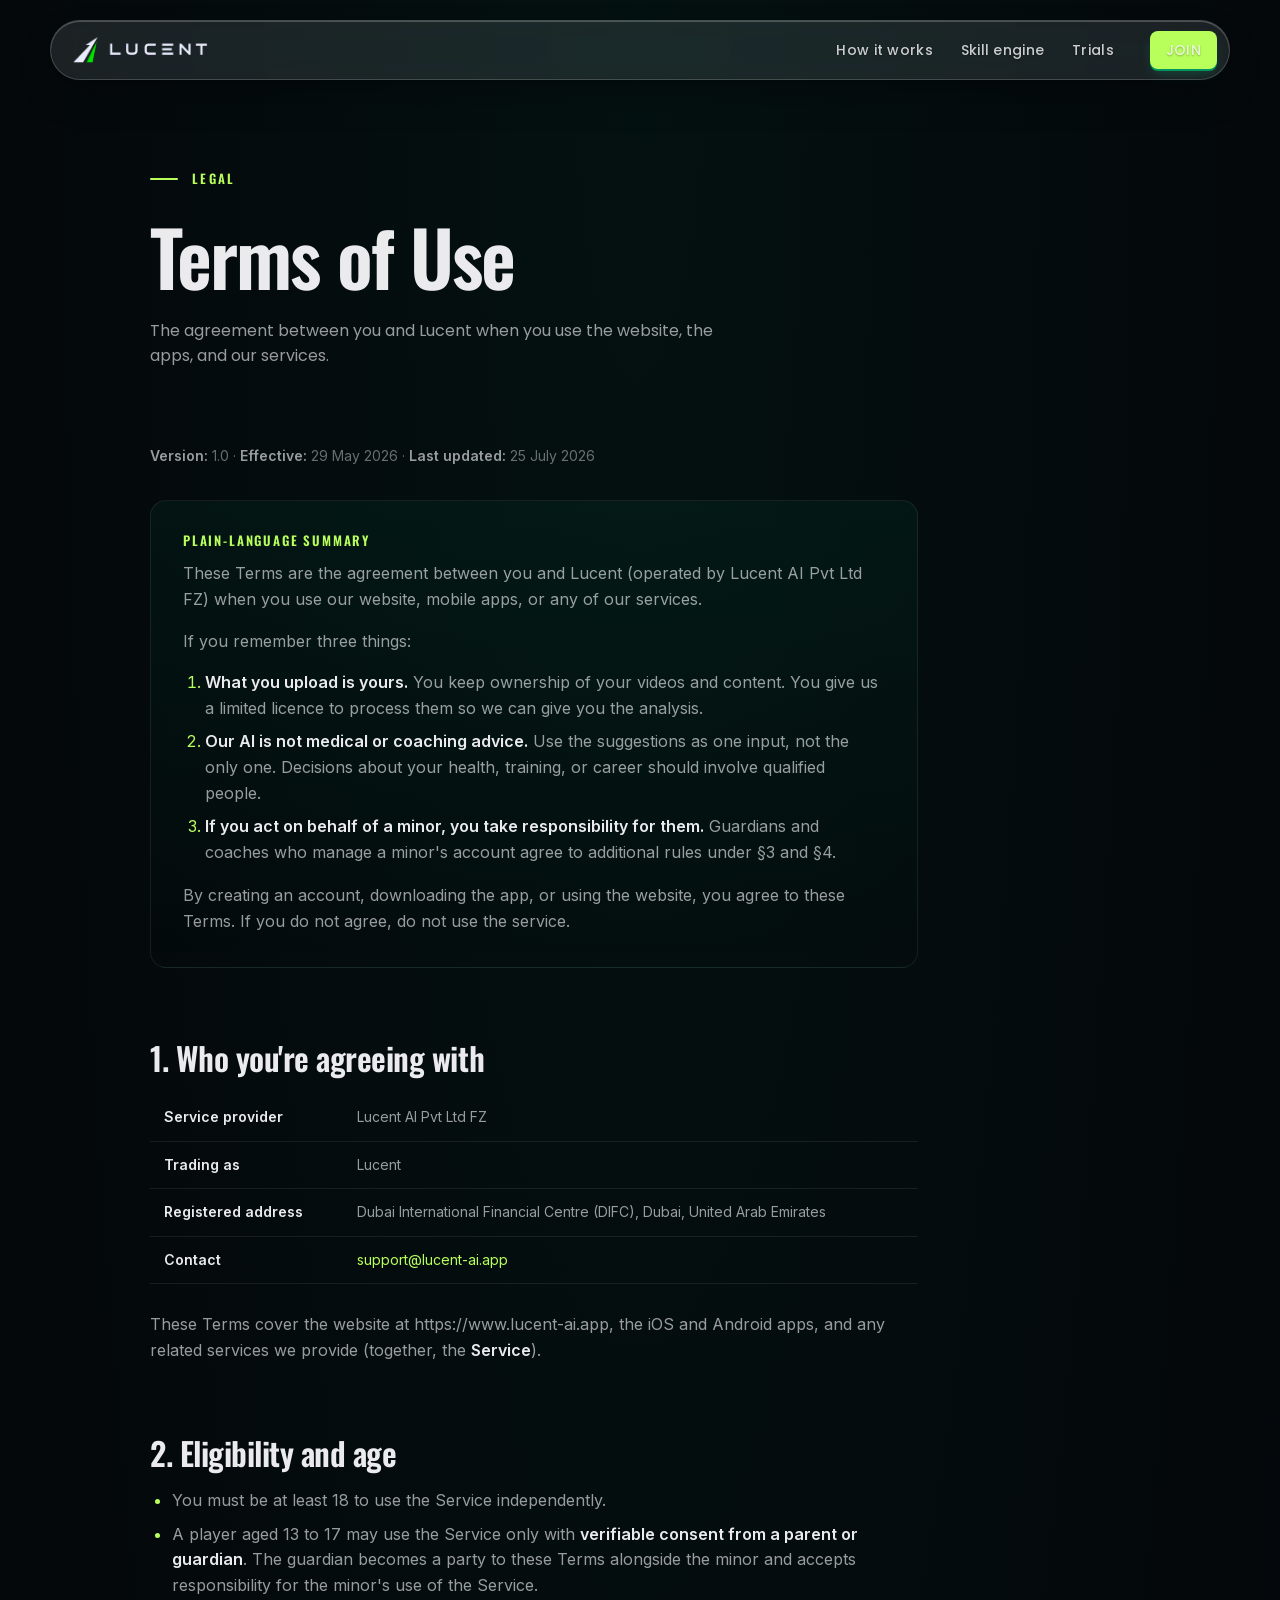
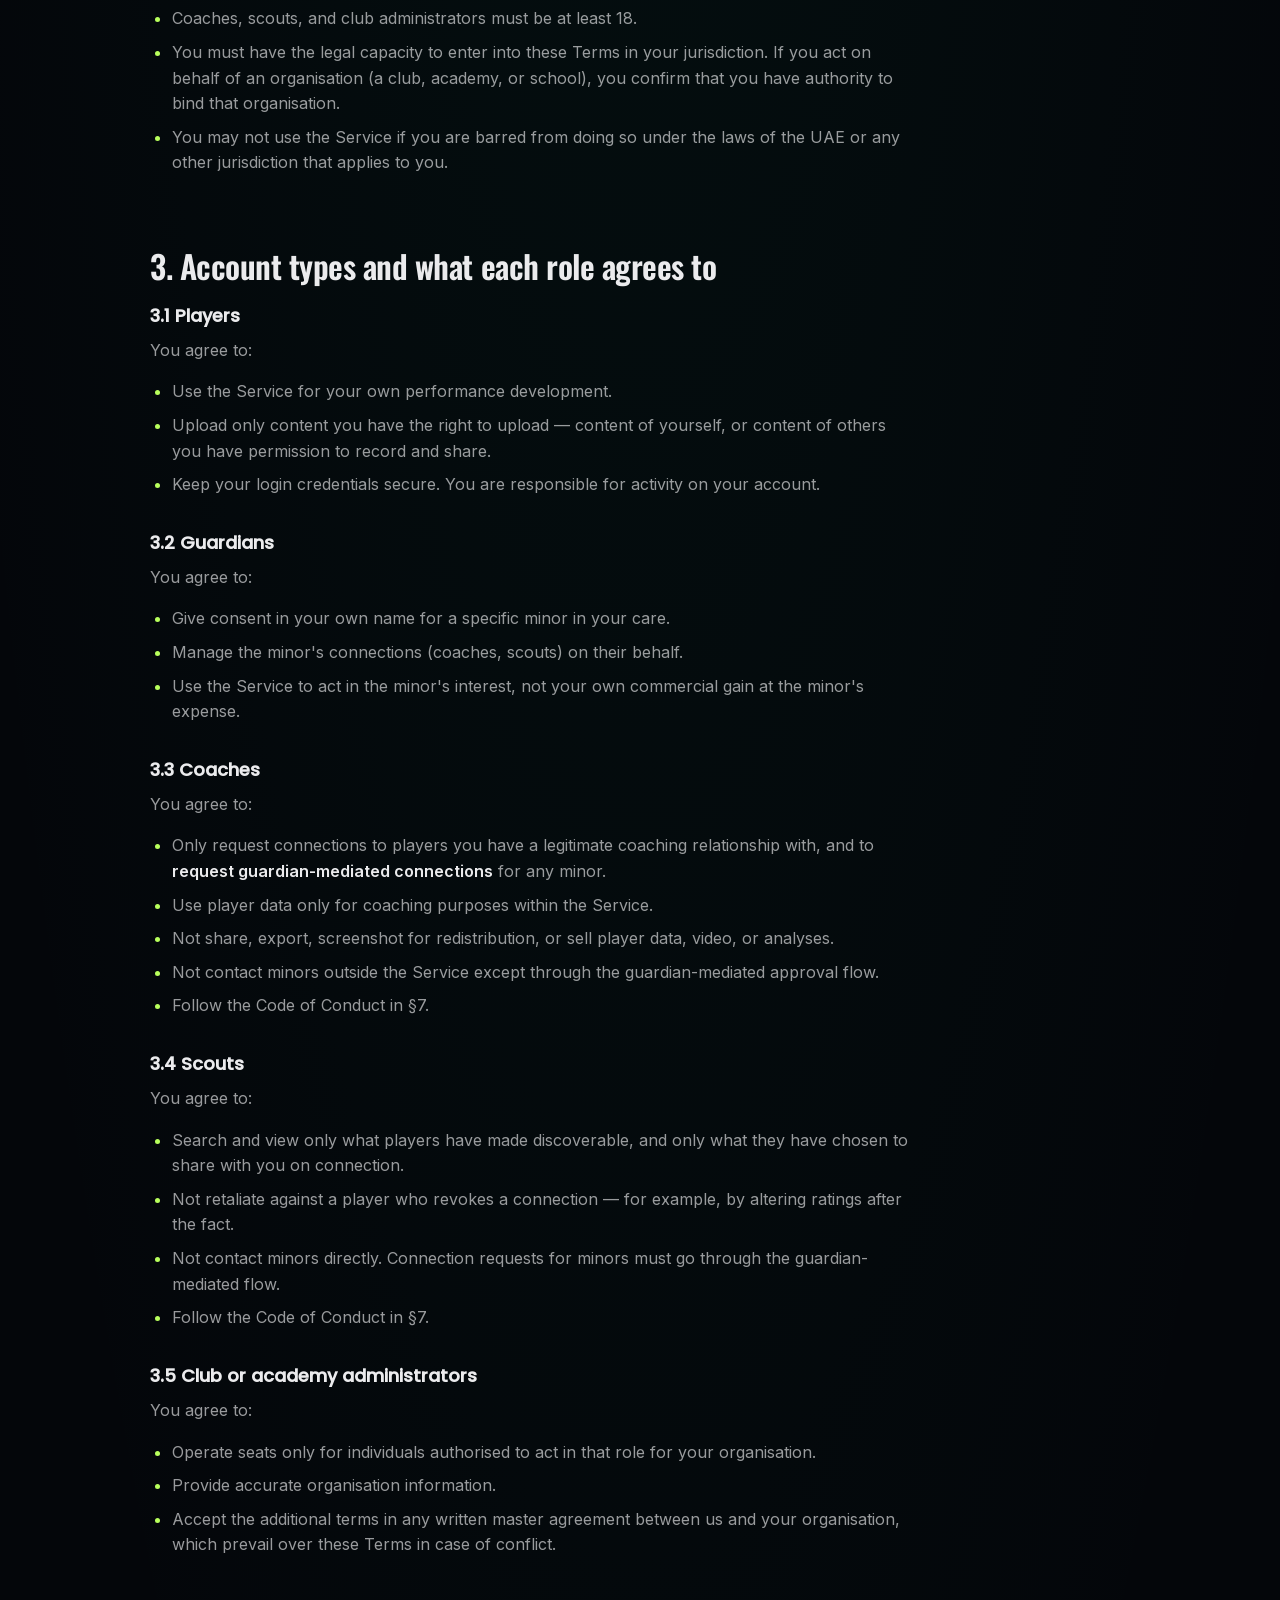
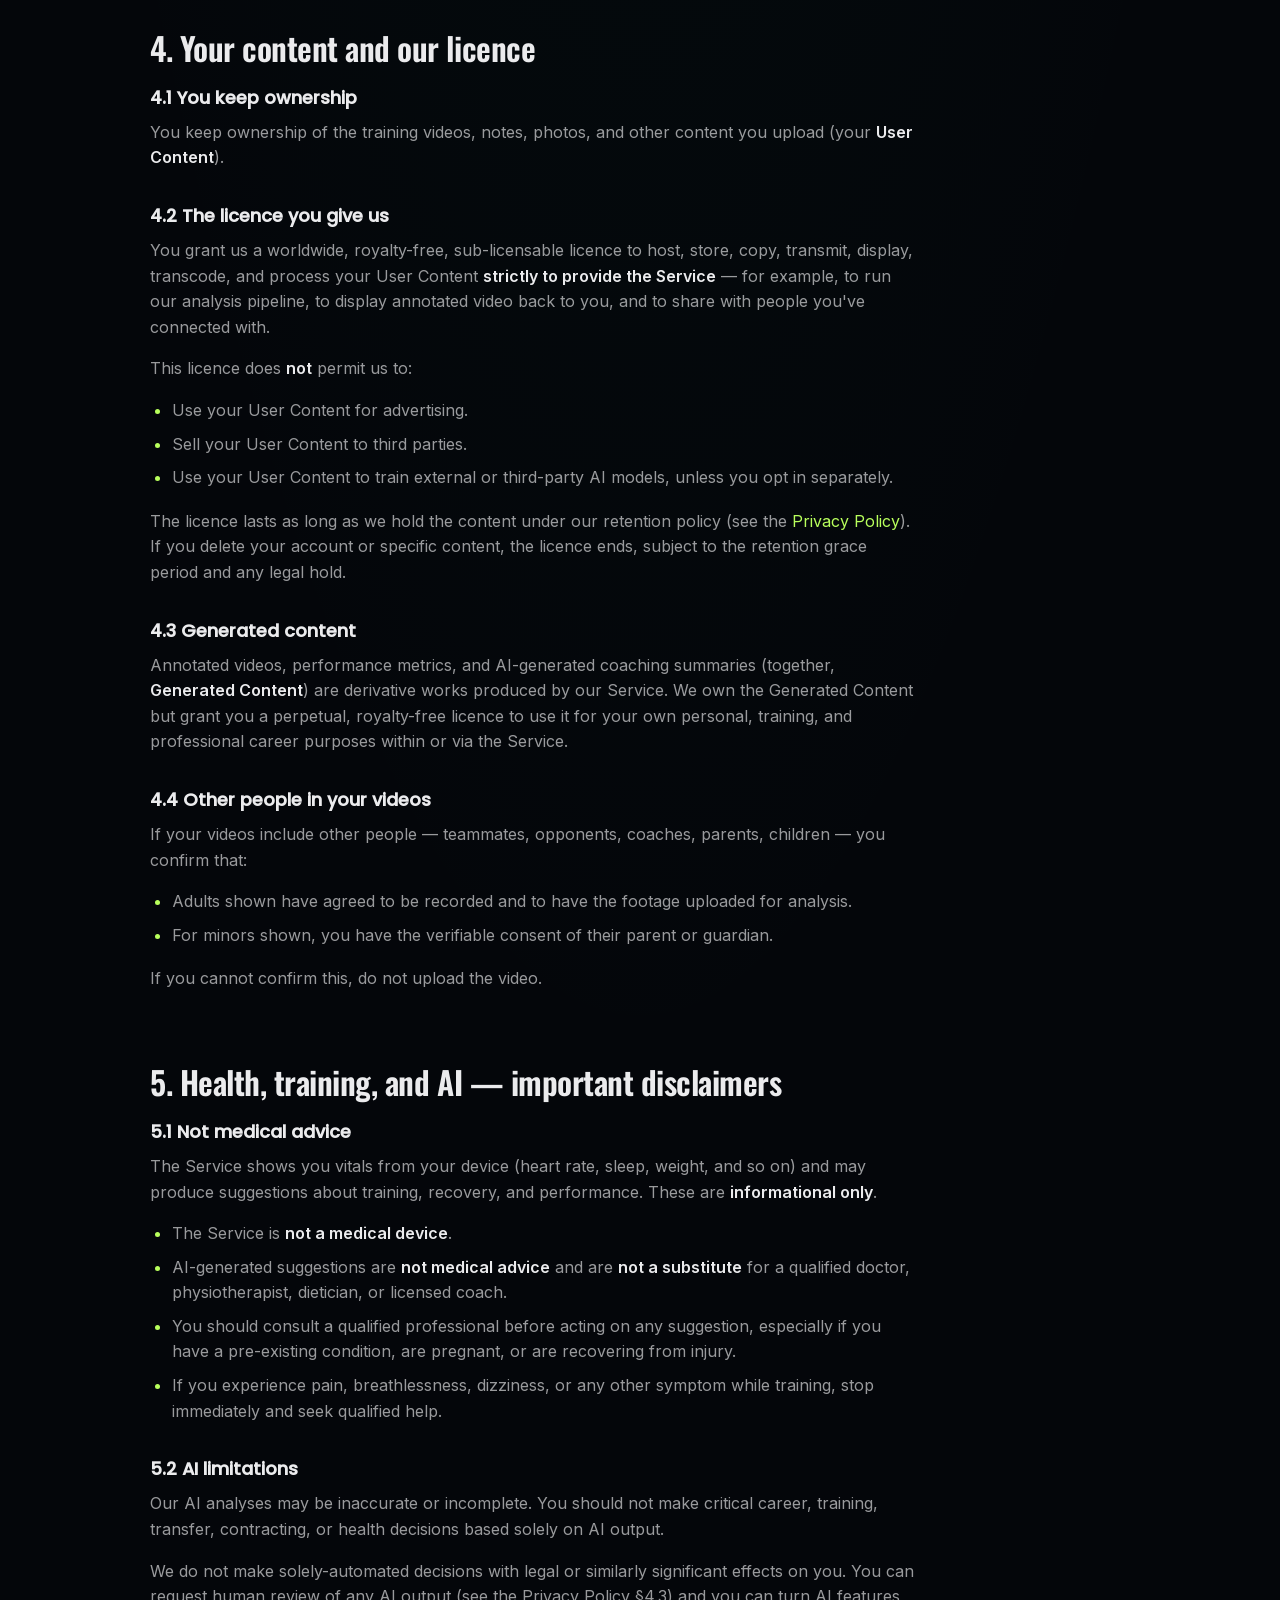
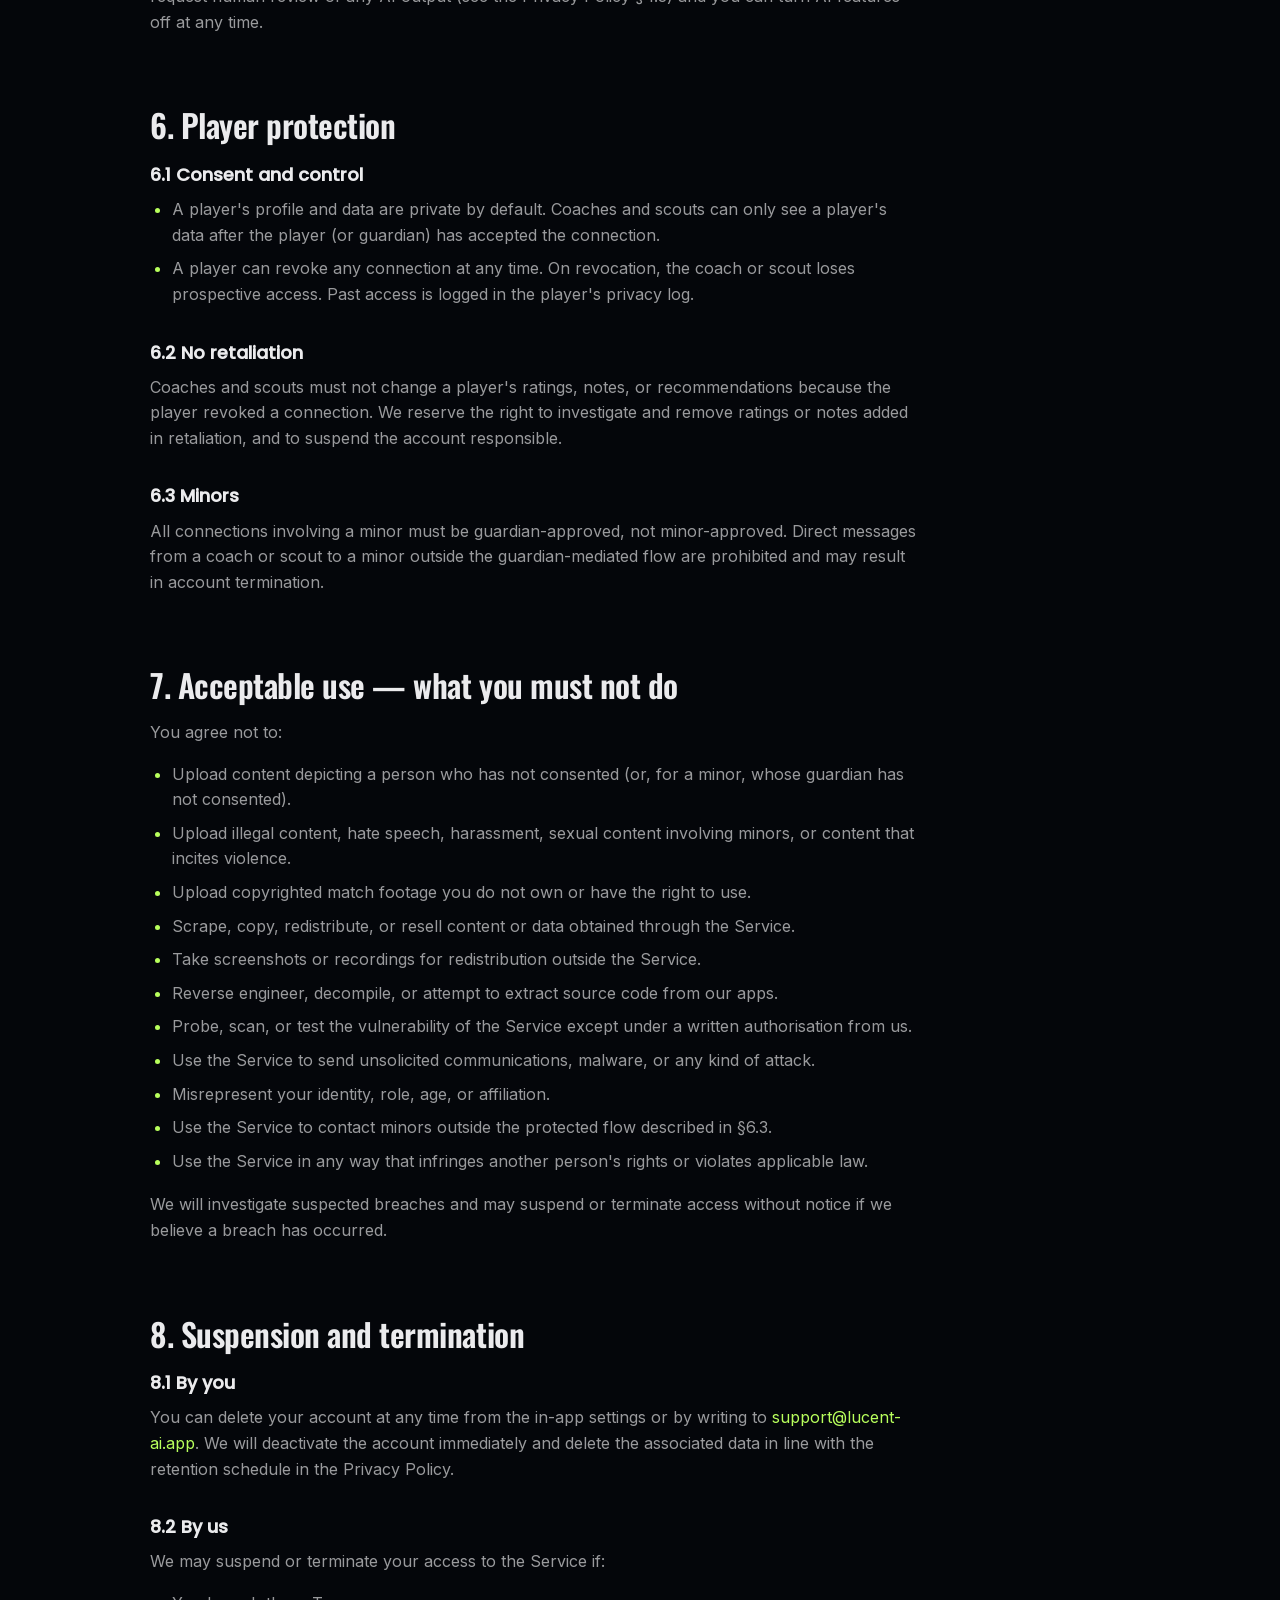
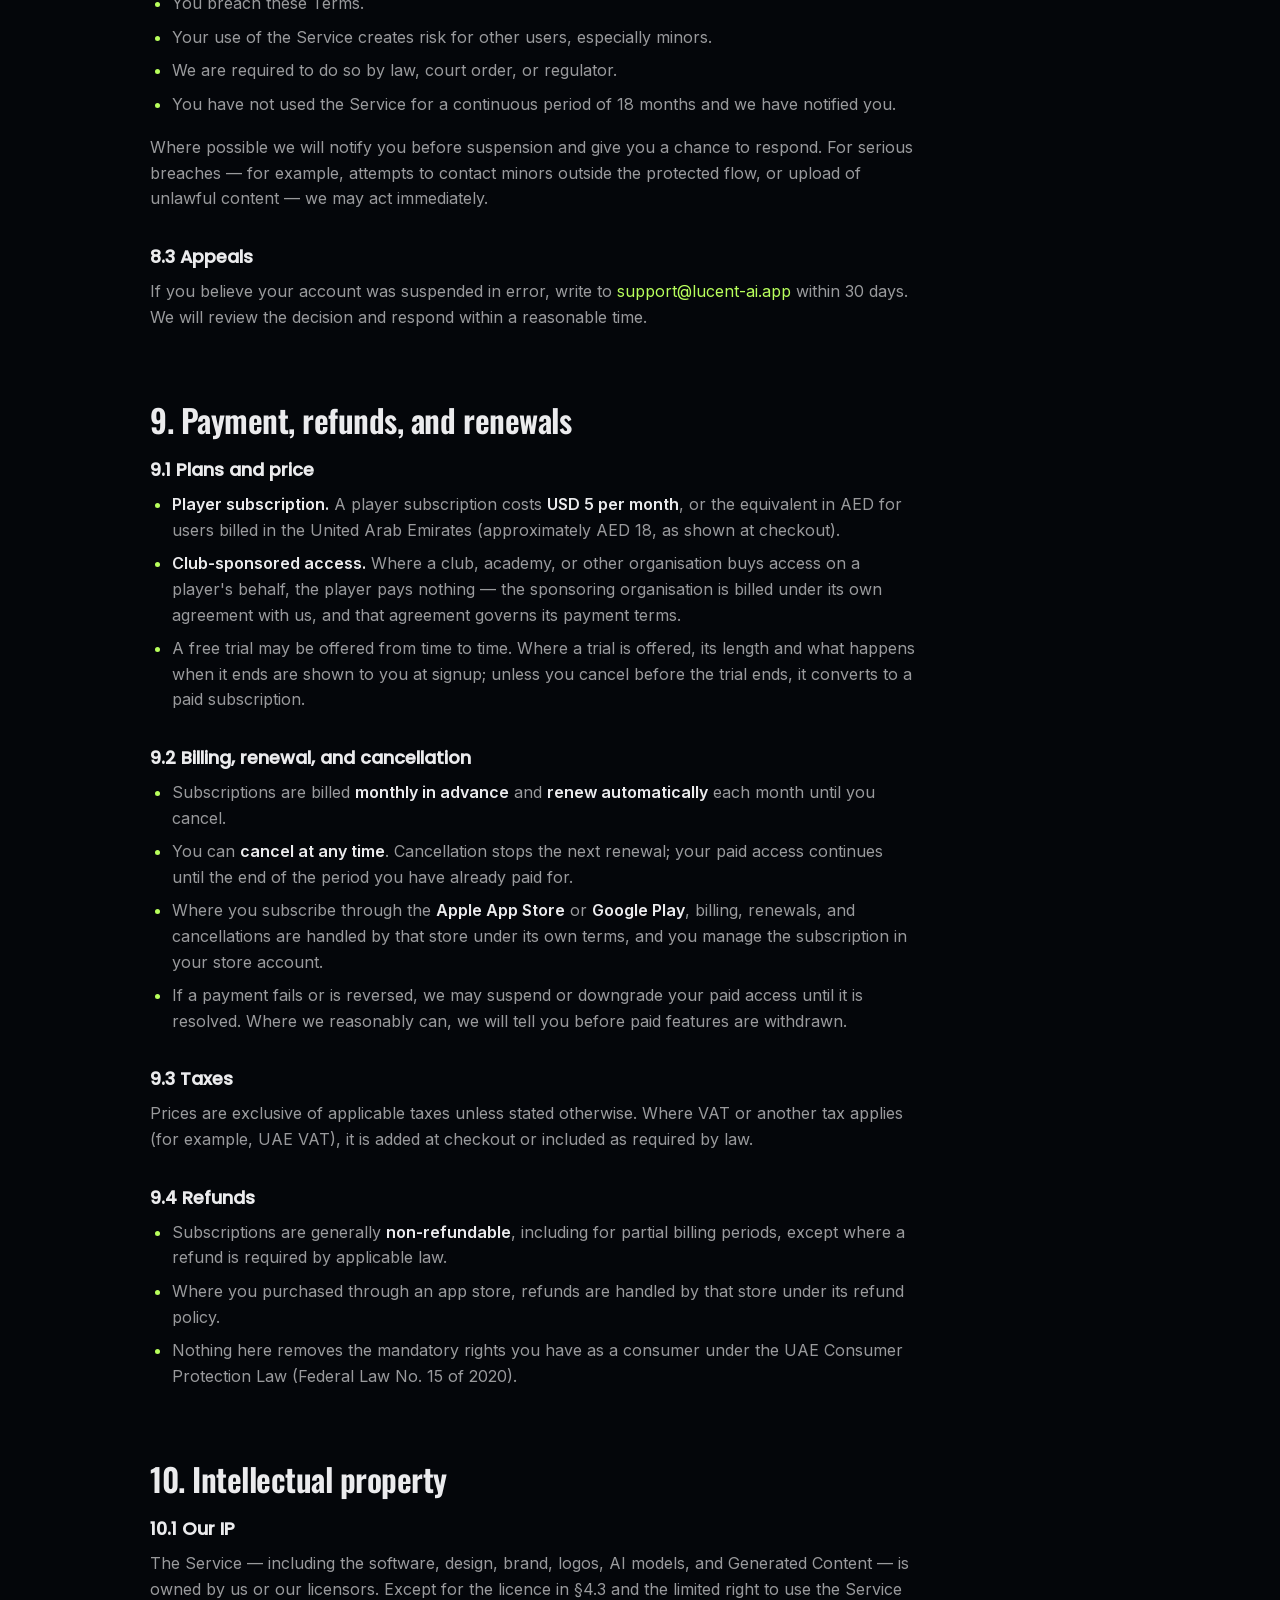
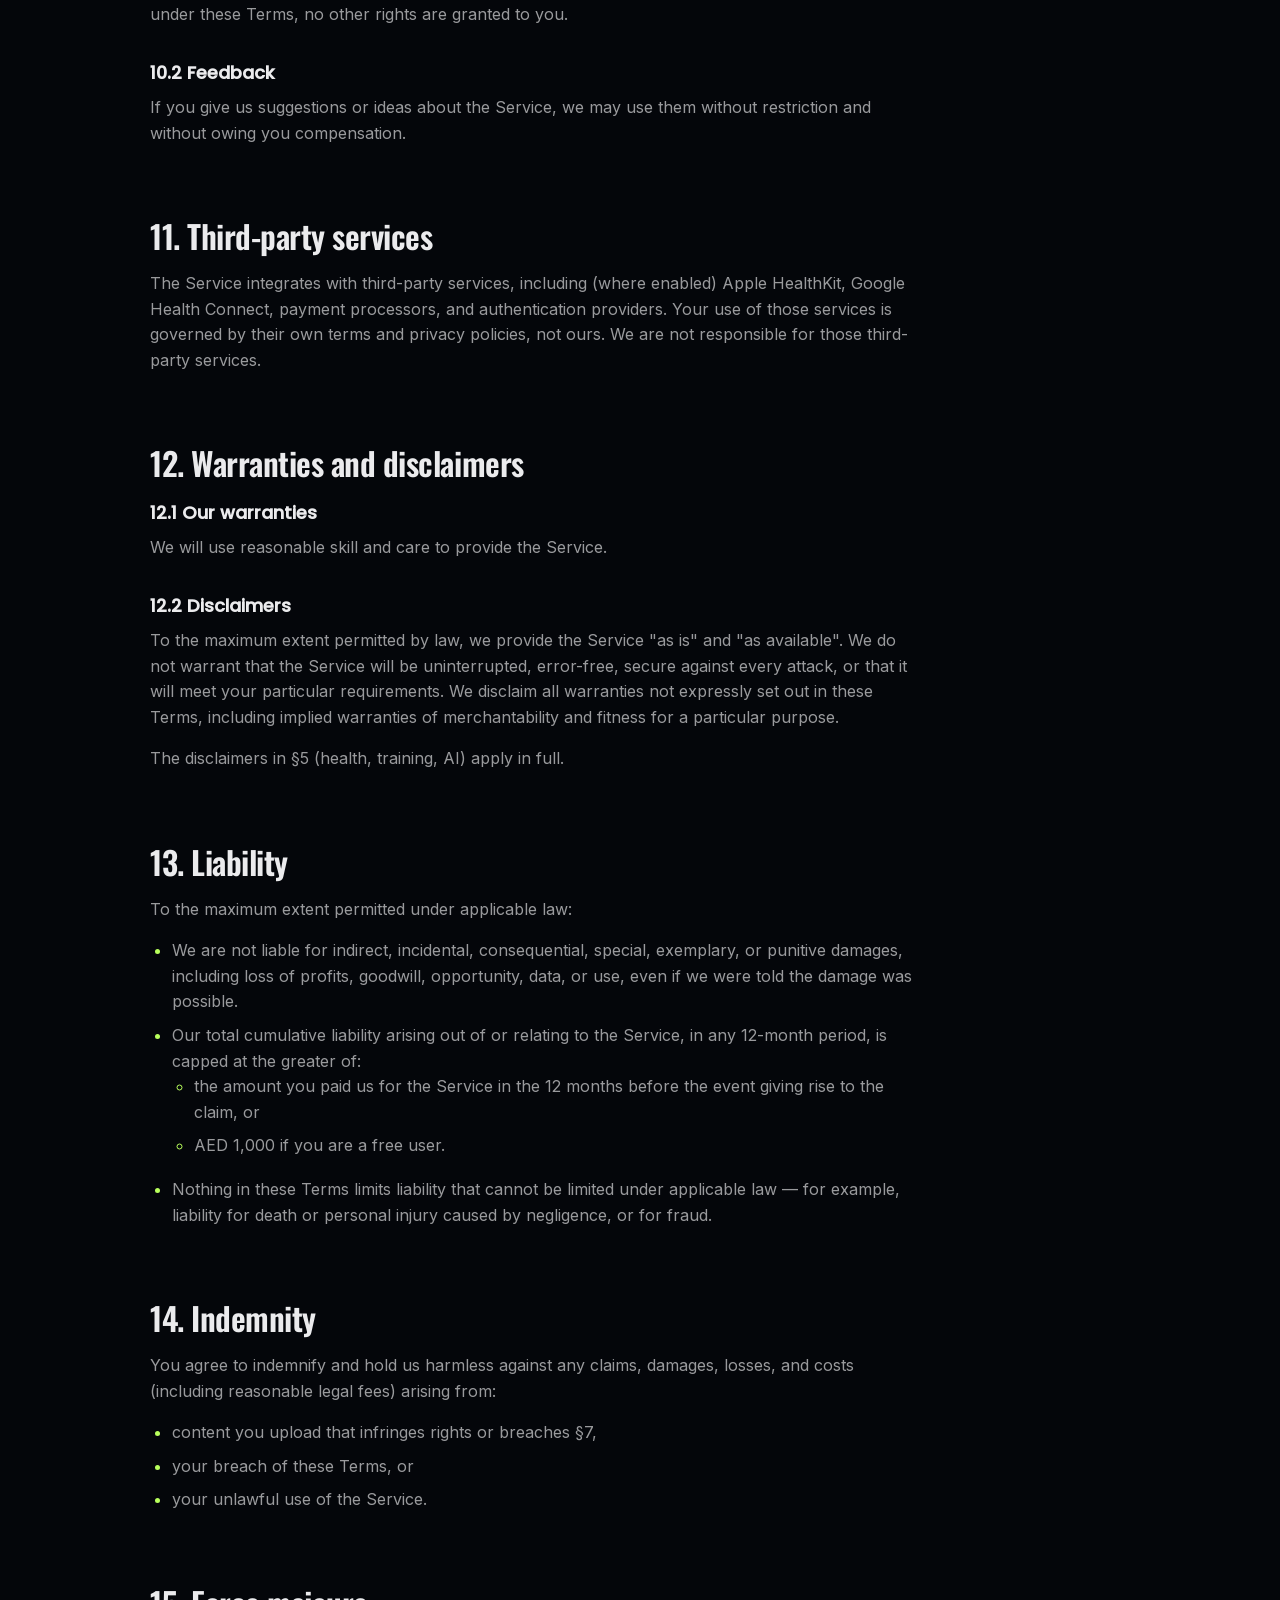
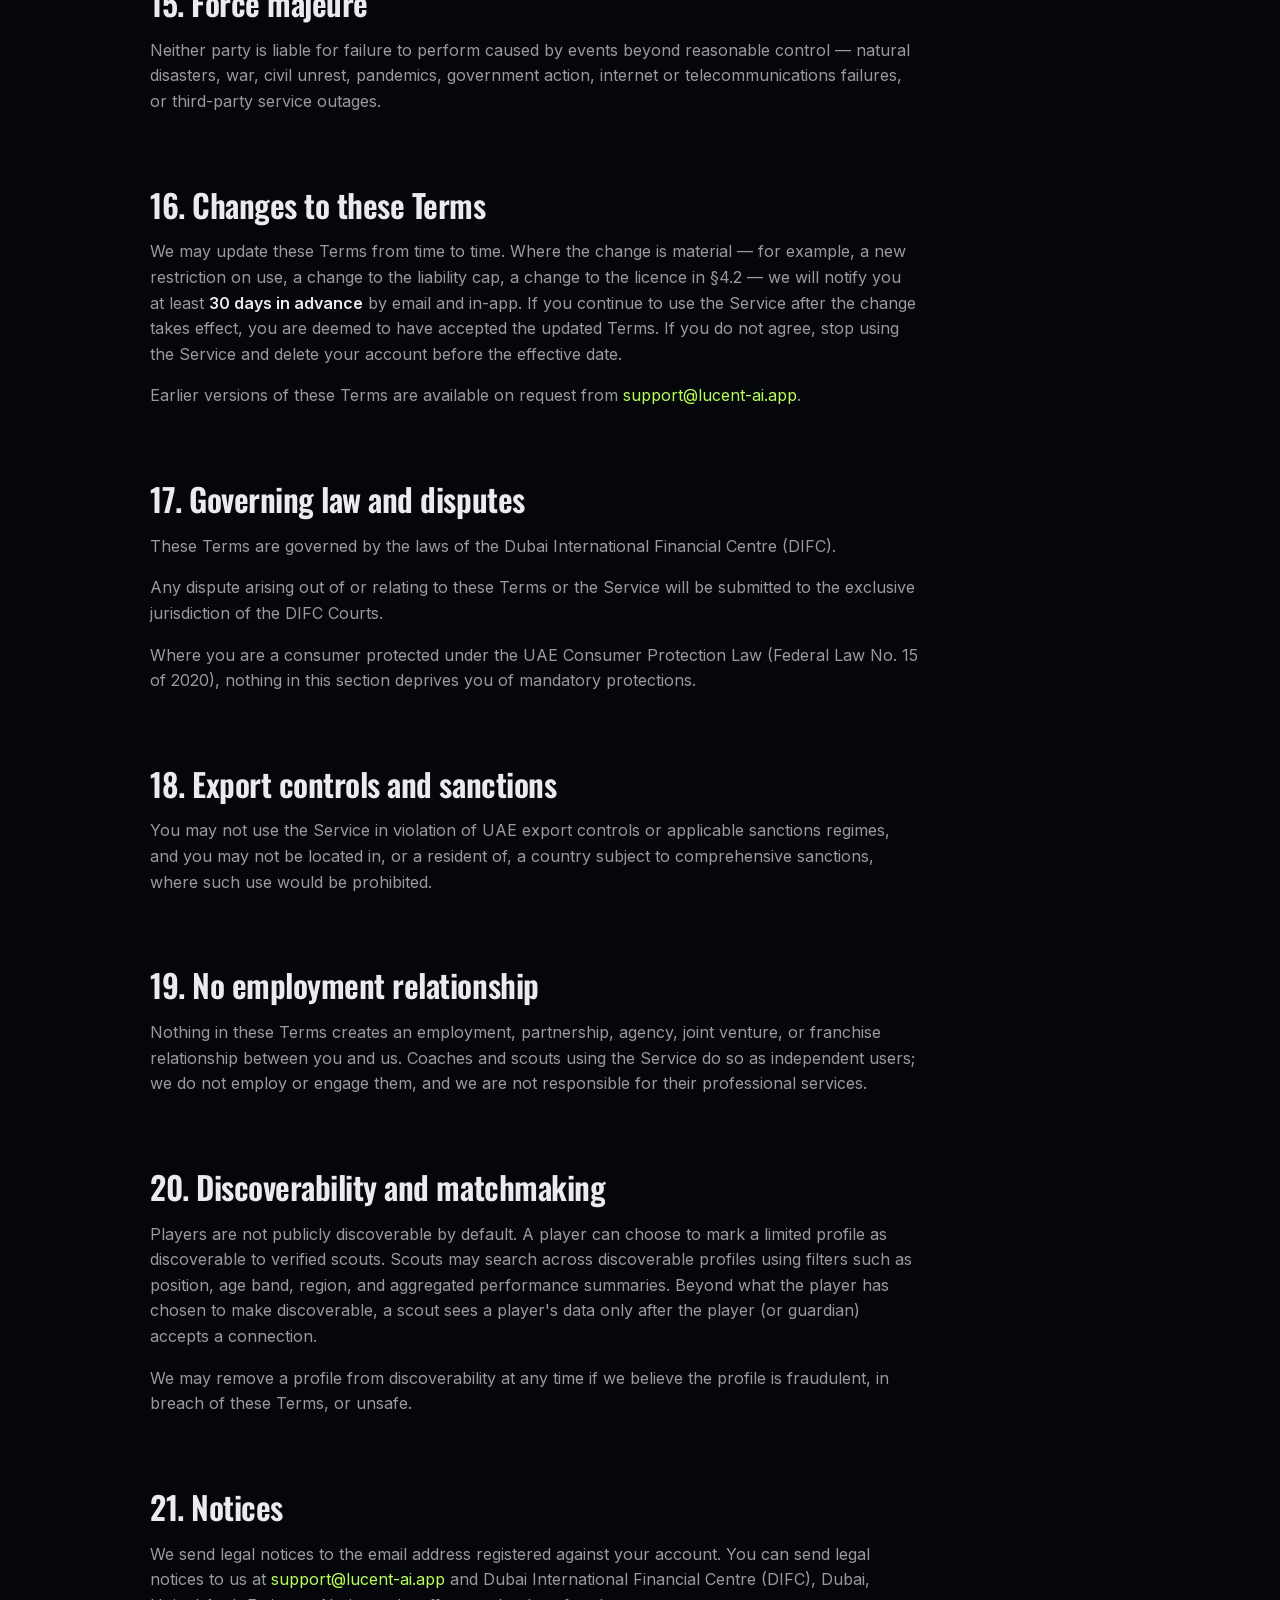
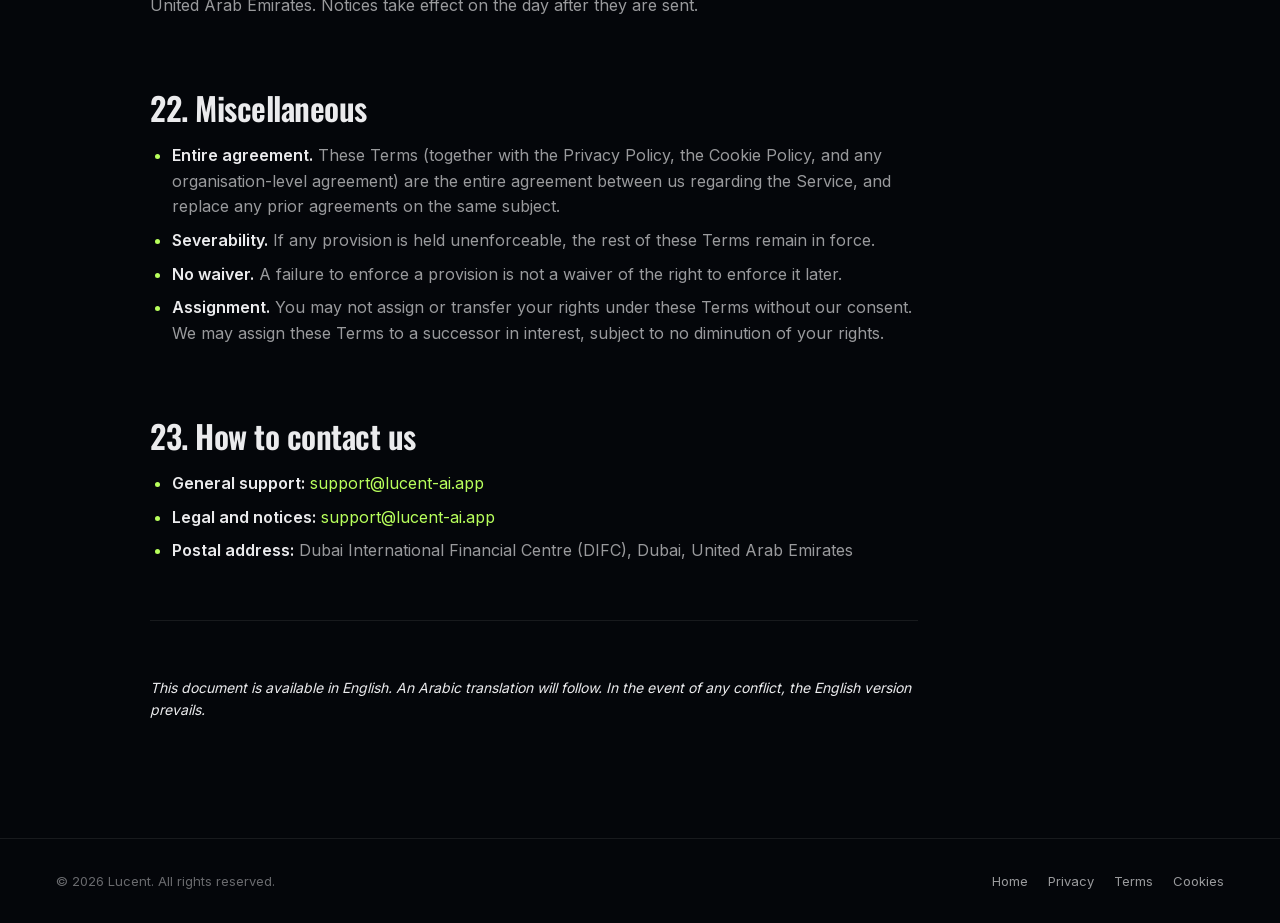
<file: terms.html>
<!doctype html>
<html lang="en">
  <head>
    <meta charset="UTF-8" />
    <meta name="viewport" content="width=device-width, initial-scale=1.0" />
    <meta name="description" content="Read the Terms of Use that govern your access to the Lucent website, apps, and services." />
    <meta name="theme-color" content="#05070a" />
    <link rel="canonical" href="https://www.lucent-ai.app/terms.html" />
    <!-- Link/share previews (Open Graph + Twitter Card) -->
    <meta property="og:type" content="website" />
    <meta property="og:site_name" content="Lucent" />
    <meta property="og:title" content="Terms of Use — Lucent" />
    <meta property="og:description" content="Read the Terms of Use that govern your access to the Lucent website, apps, and services." />
    <meta property="og:url" content="https://www.lucent-ai.app/terms.html" />
    <meta property="og:image" content="https://www.lucent-ai.app/og-image.png" />
    <meta property="og:image:width" content="1200" />
    <meta property="og:image:height" content="630" />
    <meta name="twitter:card" content="summary_large_image" />
    <meta name="twitter:title" content="Terms of Use — Lucent" />
    <meta name="twitter:description" content="Read the Terms of Use that govern your access to the Lucent website, apps, and services." />
    <meta name="twitter:image" content="https://www.lucent-ai.app/og-image.png" />
    <title>Terms of Use &mdash; Lucent</title>
    <link rel="icon" type="image/png" sizes="32x32" href="./favicon-32.png" />
    <link rel="icon" type="image/png" sizes="192x192" href="./favicon-192.png" />
    <link rel="apple-touch-icon" href="./apple-touch-icon.png" />
    <link rel="preload" as="font" type="font/woff2" href="./assets/fonts/Inter-Variable-latin.woff2" crossorigin />
    <link rel="stylesheet" href="./assets/fonts/fonts.css" />
    <link rel="stylesheet" href="./faq-page.css" />
    <link rel="stylesheet" href="./legal-page.css" />
  </head>
  <body class="lucent-theme">
    <a class="skip-link" href="#main">Skip to content</a>
    <header class="fp-nav" aria-label="Primary navigation">
      <a class="fp-nav__brand" href="./index.html" aria-label="Lucent home">
        <img src="./assets/lucent-logo-lockup.png" alt="Lucent" />
      </a>
      <nav class="fp-nav__links" aria-label="Primary">
        <a href="./index.html#how">How it works</a>
        <a href="./index.html#skills">Skill engine</a>
        <a href="./index.html#scouted">Trials</a>
        <a class="fp-nav__cta" href="./index.html#elevate">Join</a>
      </nav>
    </header>

    <main class="fp-main" id="main">
      <div class="fp-inner">
        <header class="fp-hero">
          <p class="fp-hero__kicker">Legal</p>
          <h1 class="fp-hero__title">Terms of Use</h1>
          <p class="fp-hero__sub">The agreement between you and Lucent when you use the website, the apps, and our services.</p>
        </header>
        <div class="legal">
          <p class="meta"><strong>Version:</strong> 1.0 &middot; <strong>Effective:</strong> 29 May 2026 &middot; <strong>Last updated:</strong> 25 July 2026</p>

      <section class="summary">
        <h2>Plain-language summary</h2>
        <p>These Terms are the agreement between you and Lucent (operated by Lucent AI Pvt Ltd FZ) when you use our website, mobile apps, or any of our services.</p>
        <p>If you remember three things:</p>
        <ol>
          <li><strong>What you upload is yours.</strong> You keep ownership of your videos and content. You give us a limited licence to process them so we can give you the analysis.</li>
          <li><strong>Our AI is not medical or coaching advice.</strong> Use the suggestions as one input, not the only one. Decisions about your health, training, or career should involve qualified people.</li>
          <li><strong>If you act on behalf of a minor, you take responsibility for them.</strong> Guardians and coaches who manage a minor's account agree to additional rules under &sect;3 and &sect;4.</li>
        </ol>
        <p>By creating an account, downloading the app, or using the website, you agree to these Terms. If you do not agree, do not use the service.</p>
      </section>

      <h2>1. Who you're agreeing with</h2>
      <table>
        <tbody>
          <tr><th>Service provider</th><td>Lucent AI Pvt Ltd FZ</td></tr>
          <tr><th>Trading as</th><td>Lucent</td></tr>
          <tr><th>Registered address</th><td>Dubai International Financial Centre (DIFC), Dubai, United Arab Emirates</td></tr>
          <tr><th>Contact</th><td><a href="mailto:support@lucent-ai.app">support@lucent-ai.app</a></td></tr>
        </tbody>
      </table>
      <p>These Terms cover the website at https://www.lucent-ai.app, the iOS and Android apps, and any related services we provide (together, the <strong>Service</strong>).</p>

      <h2>2. Eligibility and age</h2>
      <ul>
        <li>You must be at least 18 to use the Service independently.</li>
        <li>A player aged 13 to 17 may use the Service only with <strong>verifiable consent from a parent or guardian</strong>. The guardian becomes a party to these Terms alongside the minor and accepts responsibility for the minor's use of the Service.</li>
        <li>Coaches, scouts, and club administrators must be at least 18.</li>
        <li>You must have the legal capacity to enter into these Terms in your jurisdiction. If you act on behalf of an organisation (a club, academy, or school), you confirm that you have authority to bind that organisation.</li>
        <li>You may not use the Service if you are barred from doing so under the laws of the UAE or any other jurisdiction that applies to you.</li>
      </ul>

      <h2>3. Account types and what each role agrees to</h2>

      <h3>3.1 Players</h3>
      <p>You agree to:</p>
      <ul>
        <li>Use the Service for your own performance development.</li>
        <li>Upload only content you have the right to upload &mdash; content of yourself, or content of others you have permission to record and share.</li>
        <li>Keep your login credentials secure. You are responsible for activity on your account.</li>
      </ul>

      <h3>3.2 Guardians</h3>
      <p>You agree to:</p>
      <ul>
        <li>Give consent in your own name for a specific minor in your care.</li>
        <li>Manage the minor's connections (coaches, scouts) on their behalf.</li>
        <li>Use the Service to act in the minor's interest, not your own commercial gain at the minor's expense.</li>
      </ul>

      <h3>3.3 Coaches</h3>
      <p>You agree to:</p>
      <ul>
        <li>Only request connections to players you have a legitimate coaching relationship with, and to <strong>request guardian-mediated connections</strong> for any minor.</li>
        <li>Use player data only for coaching purposes within the Service.</li>
        <li>Not share, export, screenshot for redistribution, or sell player data, video, or analyses.</li>
        <li>Not contact minors outside the Service except through the guardian-mediated approval flow.</li>
        <li>Follow the Code of Conduct in &sect;7.</li>
      </ul>

      <h3>3.4 Scouts</h3>
      <p>You agree to:</p>
      <ul>
        <li>Search and view only what players have made discoverable, and only what they have chosen to share with you on connection.</li>
        <li>Not retaliate against a player who revokes a connection &mdash; for example, by altering ratings after the fact.</li>
        <li>Not contact minors directly. Connection requests for minors must go through the guardian-mediated flow.</li>
        <li>Follow the Code of Conduct in &sect;7.</li>
      </ul>

      <h3>3.5 Club or academy administrators</h3>
      <p>You agree to:</p>
      <ul>
        <li>Operate seats only for individuals authorised to act in that role for your organisation.</li>
        <li>Provide accurate organisation information.</li>
        <li>Accept the additional terms in any written master agreement between us and your organisation, which prevail over these Terms in case of conflict.</li>
      </ul>

      <h2>4. Your content and our licence</h2>

      <h3>4.1 You keep ownership</h3>
      <p>You keep ownership of the training videos, notes, photos, and other content you upload (your <strong>User Content</strong>).</p>

      <h3>4.2 The licence you give us</h3>
      <p>You grant us a worldwide, royalty-free, sub-licensable licence to host, store, copy, transmit, display, transcode, and process your User Content <strong>strictly to provide the Service</strong> &mdash; for example, to run our analysis pipeline, to display annotated video back to you, and to share with people you've connected with.</p>
      <p>This licence does <strong>not</strong> permit us to:</p>
      <ul>
        <li>Use your User Content for advertising.</li>
        <li>Sell your User Content to third parties.</li>
        <li>Use your User Content to train external or third-party AI models, unless you opt in separately.</li>
      </ul>
      <p>The licence lasts as long as we hold the content under our retention policy (see the <a href="./privacy.html">Privacy Policy</a>). If you delete your account or specific content, the licence ends, subject to the retention grace period and any legal hold.</p>

      <h3>4.3 Generated content</h3>
      <p>Annotated videos, performance metrics, and AI-generated coaching summaries (together, <strong>Generated Content</strong>) are derivative works produced by our Service. We own the Generated Content but grant you a perpetual, royalty-free licence to use it for your own personal, training, and professional career purposes within or via the Service.</p>

      <h3>4.4 Other people in your videos</h3>
      <p>If your videos include other people &mdash; teammates, opponents, coaches, parents, children &mdash; you confirm that:</p>
      <ul>
        <li>Adults shown have agreed to be recorded and to have the footage uploaded for analysis.</li>
        <li>For minors shown, you have the verifiable consent of their parent or guardian.</li>
      </ul>
      <p>If you cannot confirm this, do not upload the video.</p>

      <h2>5. Health, training, and AI &mdash; important disclaimers</h2>

      <h3>5.1 Not medical advice</h3>
      <p>The Service shows you vitals from your device (heart rate, sleep, weight, and so on) and may produce suggestions about training, recovery, and performance. These are <strong>informational only</strong>.</p>
      <ul>
        <li>The Service is <strong>not a medical device</strong>.</li>
        <li>AI-generated suggestions are <strong>not medical advice</strong> and are <strong>not a substitute</strong> for a qualified doctor, physiotherapist, dietician, or licensed coach.</li>
        <li>You should consult a qualified professional before acting on any suggestion, especially if you have a pre-existing condition, are pregnant, or are recovering from injury.</li>
        <li>If you experience pain, breathlessness, dizziness, or any other symptom while training, stop immediately and seek qualified help.</li>
      </ul>

      <h3>5.2 AI limitations</h3>
      <p>Our AI analyses may be inaccurate or incomplete. You should not make critical career, training, transfer, contracting, or health decisions based solely on AI output.</p>
      <p>We do not make solely-automated decisions with legal or similarly significant effects on you. You can request human review of any AI output (see the Privacy Policy &sect;4.3) and you can turn AI features off at any time.</p>

      <h2>6. Player protection</h2>

      <h3>6.1 Consent and control</h3>
      <ul>
        <li>A player's profile and data are private by default. Coaches and scouts can only see a player's data after the player (or guardian) has accepted the connection.</li>
        <li>A player can revoke any connection at any time. On revocation, the coach or scout loses prospective access. Past access is logged in the player's privacy log.</li>
      </ul>

      <h3>6.2 No retaliation</h3>
      <p>Coaches and scouts must not change a player's ratings, notes, or recommendations because the player revoked a connection. We reserve the right to investigate and remove ratings or notes added in retaliation, and to suspend the account responsible.</p>

      <h3>6.3 Minors</h3>
      <p>All connections involving a minor must be guardian-approved, not minor-approved. Direct messages from a coach or scout to a minor outside the guardian-mediated flow are prohibited and may result in account termination.</p>

      <h2>7. Acceptable use &mdash; what you must not do</h2>
      <p>You agree not to:</p>
      <ul>
        <li>Upload content depicting a person who has not consented (or, for a minor, whose guardian has not consented).</li>
        <li>Upload illegal content, hate speech, harassment, sexual content involving minors, or content that incites violence.</li>
        <li>Upload copyrighted match footage you do not own or have the right to use.</li>
        <li>Scrape, copy, redistribute, or resell content or data obtained through the Service.</li>
        <li>Take screenshots or recordings for redistribution outside the Service.</li>
        <li>Reverse engineer, decompile, or attempt to extract source code from our apps.</li>
        <li>Probe, scan, or test the vulnerability of the Service except under a written authorisation from us.</li>
        <li>Use the Service to send unsolicited communications, malware, or any kind of attack.</li>
        <li>Misrepresent your identity, role, age, or affiliation.</li>
        <li>Use the Service to contact minors outside the protected flow described in &sect;6.3.</li>
        <li>Use the Service in any way that infringes another person's rights or violates applicable law.</li>
      </ul>
      <p>We will investigate suspected breaches and may suspend or terminate access without notice if we believe a breach has occurred.</p>

      <h2>8. Suspension and termination</h2>

      <h3>8.1 By you</h3>
      <p>You can delete your account at any time from the in-app settings or by writing to <a href="mailto:support@lucent-ai.app">support@lucent-ai.app</a>. We will deactivate the account immediately and delete the associated data in line with the retention schedule in the Privacy Policy.</p>

      <h3>8.2 By us</h3>
      <p>We may suspend or terminate your access to the Service if:</p>
      <ul>
        <li>You breach these Terms.</li>
        <li>Your use of the Service creates risk for other users, especially minors.</li>
        <li>We are required to do so by law, court order, or regulator.</li>
        <li>You have not used the Service for a continuous period of 18 months and we have notified you.</li>
      </ul>
      <p>Where possible we will notify you before suspension and give you a chance to respond. For serious breaches &mdash; for example, attempts to contact minors outside the protected flow, or upload of unlawful content &mdash; we may act immediately.</p>

      <h3>8.3 Appeals</h3>
      <p>If you believe your account was suspended in error, write to <a href="mailto:support@lucent-ai.app">support@lucent-ai.app</a> within 30 days. We will review the decision and respond within a reasonable time.</p>

      <h2>9. Payment, refunds, and renewals</h2>
      <h3>9.1 Plans and price</h3>
      <ul>
        <li><strong>Player subscription.</strong> A player subscription costs <strong>USD 5 per month</strong>, or the equivalent in AED for users billed in the United Arab Emirates (approximately AED 18, as shown at checkout).</li>
        <li><strong>Club-sponsored access.</strong> Where a club, academy, or other organisation buys access on a player's behalf, the player pays nothing &mdash; the sponsoring organisation is billed under its own agreement with us, and that agreement governs its payment terms.</li>
        <li>A free trial may be offered from time to time. Where a trial is offered, its length and what happens when it ends are shown to you at signup; unless you cancel before the trial ends, it converts to a paid subscription.</li>
      </ul>

      <h3>9.2 Billing, renewal, and cancellation</h3>
      <ul>
        <li>Subscriptions are billed <strong>monthly in advance</strong> and <strong>renew automatically</strong> each month until you cancel.</li>
        <li>You can <strong>cancel at any time</strong>. Cancellation stops the next renewal; your paid access continues until the end of the period you have already paid for.</li>
        <li>Where you subscribe through the <strong>Apple App Store</strong> or <strong>Google Play</strong>, billing, renewals, and cancellations are handled by that store under its own terms, and you manage the subscription in your store account.</li>
        <li>If a payment fails or is reversed, we may suspend or downgrade your paid access until it is resolved. Where we reasonably can, we will tell you before paid features are withdrawn.</li>
      </ul>

      <h3>9.3 Taxes</h3>
      <p>Prices are exclusive of applicable taxes unless stated otherwise. Where VAT or another tax applies (for example, UAE VAT), it is added at checkout or included as required by law.</p>

      <h3>9.4 Refunds</h3>
      <ul>
        <li>Subscriptions are generally <strong>non-refundable</strong>, including for partial billing periods, except where a refund is required by applicable law.</li>
        <li>Where you purchased through an app store, refunds are handled by that store under its refund policy.</li>
        <li>Nothing here removes the mandatory rights you have as a consumer under the UAE Consumer Protection Law (Federal Law No. 15 of 2020).</li>
      </ul>

      <h2>10. Intellectual property</h2>

      <h3>10.1 Our IP</h3>
      <p>The Service &mdash; including the software, design, brand, logos, AI models, and Generated Content &mdash; is owned by us or our licensors. Except for the licence in &sect;4.3 and the limited right to use the Service under these Terms, no other rights are granted to you.</p>

      <h3>10.2 Feedback</h3>
      <p>If you give us suggestions or ideas about the Service, we may use them without restriction and without owing you compensation.</p>

      <h2>11. Third-party services</h2>
      <p>The Service integrates with third-party services, including (where enabled) Apple HealthKit, Google Health Connect, payment processors, and authentication providers. Your use of those services is governed by their own terms and privacy policies, not ours. We are not responsible for those third-party services.</p>

      <h2>12. Warranties and disclaimers</h2>

      <h3>12.1 Our warranties</h3>
      <p>We will use reasonable skill and care to provide the Service.</p>

      <h3>12.2 Disclaimers</h3>
      <p>To the maximum extent permitted by law, we provide the Service "as is" and "as available". We do not warrant that the Service will be uninterrupted, error-free, secure against every attack, or that it will meet your particular requirements. We disclaim all warranties not expressly set out in these Terms, including implied warranties of merchantability and fitness for a particular purpose.</p>
      <p>The disclaimers in &sect;5 (health, training, AI) apply in full.</p>

      <h2>13. Liability</h2>
      <p>To the maximum extent permitted under applicable law:</p>
      <ul>
        <li>We are not liable for indirect, incidental, consequential, special, exemplary, or punitive damages, including loss of profits, goodwill, opportunity, data, or use, even if we were told the damage was possible.</li>
        <li>Our total cumulative liability arising out of or relating to the Service, in any 12-month period, is capped at the greater of:
          <ul>
            <li>the amount you paid us for the Service in the 12 months before the event giving rise to the claim, or</li>
            <li>AED 1,000 if you are a free user.</li>
          </ul>
        </li>
        <li>Nothing in these Terms limits liability that cannot be limited under applicable law &mdash; for example, liability for death or personal injury caused by negligence, or for fraud.</li>
      </ul>

      <h2>14. Indemnity</h2>
      <p>You agree to indemnify and hold us harmless against any claims, damages, losses, and costs (including reasonable legal fees) arising from:</p>
      <ul>
        <li>content you upload that infringes rights or breaches &sect;7,</li>
        <li>your breach of these Terms, or</li>
        <li>your unlawful use of the Service.</li>
      </ul>

      <h2>15. Force majeure</h2>
      <p>Neither party is liable for failure to perform caused by events beyond reasonable control &mdash; natural disasters, war, civil unrest, pandemics, government action, internet or telecommunications failures, or third-party service outages.</p>

      <h2>16. Changes to these Terms</h2>
      <p>We may update these Terms from time to time. Where the change is material &mdash; for example, a new restriction on use, a change to the liability cap, a change to the licence in &sect;4.2 &mdash; we will notify you at least <strong>30 days in advance</strong> by email and in-app. If you continue to use the Service after the change takes effect, you are deemed to have accepted the updated Terms. If you do not agree, stop using the Service and delete your account before the effective date.</p>
      <p>Earlier versions of these Terms are available on request from <a href="mailto:support@lucent-ai.app">support@lucent-ai.app</a>.</p>

      <h2>17. Governing law and disputes</h2>
      <p>These Terms are governed by the laws of the Dubai International Financial Centre (DIFC).</p>
      <p>Any dispute arising out of or relating to these Terms or the Service will be submitted to the exclusive jurisdiction of the DIFC Courts.</p>
      <p>Where you are a consumer protected under the UAE Consumer Protection Law (Federal Law No. 15 of 2020), nothing in this section deprives you of mandatory protections.</p>

      <h2>18. Export controls and sanctions</h2>
      <p>You may not use the Service in violation of UAE export controls or applicable sanctions regimes, and you may not be located in, or a resident of, a country subject to comprehensive sanctions, where such use would be prohibited.</p>

      <h2>19. No employment relationship</h2>
      <p>Nothing in these Terms creates an employment, partnership, agency, joint venture, or franchise relationship between you and us. Coaches and scouts using the Service do so as independent users; we do not employ or engage them, and we are not responsible for their professional services.</p>

      <h2>20. Discoverability and matchmaking</h2>
      <p>Players are not publicly discoverable by default. A player can choose to mark a limited profile as discoverable to verified scouts. Scouts may search across discoverable profiles using filters such as position, age band, region, and aggregated performance summaries. Beyond what the player has chosen to make discoverable, a scout sees a player's data only after the player (or guardian) accepts a connection.</p>
      <p>We may remove a profile from discoverability at any time if we believe the profile is fraudulent, in breach of these Terms, or unsafe.</p>

      <h2>21. Notices</h2>
      <p>We send legal notices to the email address registered against your account. You can send legal notices to us at <a href="mailto:support@lucent-ai.app">support@lucent-ai.app</a> and Dubai International Financial Centre (DIFC), Dubai, United Arab Emirates. Notices take effect on the day after they are sent.</p>

      <h2>22. Miscellaneous</h2>
      <ul>
        <li><strong>Entire agreement.</strong> These Terms (together with the Privacy Policy, the Cookie Policy, and any organisation-level agreement) are the entire agreement between us regarding the Service, and replace any prior agreements on the same subject.</li>
        <li><strong>Severability.</strong> If any provision is held unenforceable, the rest of these Terms remain in force.</li>
        <li><strong>No waiver.</strong> A failure to enforce a provision is not a waiver of the right to enforce it later.</li>
        <li><strong>Assignment.</strong> You may not assign or transfer your rights under these Terms without our consent. We may assign these Terms to a successor in interest, subject to no diminution of your rights.</li>
      </ul>

      <h2>23. How to contact us</h2>
      <ul>
        <li><strong>General support:</strong> <a href="mailto:support@lucent-ai.app">support@lucent-ai.app</a></li>
        <li><strong>Legal and notices:</strong> <a href="mailto:support@lucent-ai.app">support@lucent-ai.app</a></li>
        <li><strong>Postal address:</strong> Dubai International Financial Centre (DIFC), Dubai, United Arab Emirates</li>
      </ul>

      <hr />
      <p class="meta"><em>This document is available in English. An Arabic translation will follow. In the event of any conflict, the English version prevails.</em></p>
        </div>
      </div>
    </main>

    <footer class="fp-footer">
      <span>&copy; 2026 Lucent. All rights reserved.</span>
      <ul class="fp-footer__links">
        <li><a href="./index.html">Home</a></li>
        <li><a href="./privacy.html">Privacy</a></li>
        <li><a href="./terms.html">Terms</a></li>
        <li><a href="./cookies.html">Cookies</a></li>
      </ul>
    </footer>
  </body>
</html>
</file>
<file: assets/fonts/fonts.css>
/* Self-hosted fonts, latin subset only.
   Replaces the Google Fonts CSS link to remove an external DNS roundtrip
   and trim payload. Total: ~76 KB across 4 files. */

@font-face {
  font-family: 'Inter';
  font-style: normal;
  font-weight: 300 700;
  font-display: swap;
  src: url('./Inter-Variable-latin.woff2') format('woff2-variations'),
       url('./Inter-Variable-latin.woff2') format('woff2');
  unicode-range: U+0000-00FF, U+0131, U+0152-0153, U+02BB-02BC, U+02C6, U+02DA, U+02DC, U+0304, U+0308, U+0329, U+2000-206F, U+20AC, U+2122, U+2191, U+2193, U+2212, U+2215, U+FEFF, U+FFFD;
}

@font-face {
  font-family: 'Oswald';
  font-style: normal;
  font-weight: 600;
  font-display: swap;
  src: url('./Oswald-600-latin.woff2') format('woff2');
  unicode-range: U+0000-00FF, U+0131, U+0152-0153, U+02BB-02BC, U+02C6, U+02DA, U+02DC, U+0304, U+0308, U+0329, U+2000-206F, U+20AC, U+2122, U+2191, U+2193, U+2212, U+2215, U+FEFF, U+FFFD;
}

@font-face {
  font-family: 'Poppins';
  font-style: normal;
  font-weight: 400;
  font-display: swap;
  src: url('./Poppins-400-latin.woff2') format('woff2');
  unicode-range: U+0000-00FF, U+0131, U+0152-0153, U+02BB-02BC, U+02C6, U+02DA, U+02DC, U+0304, U+0308, U+0329, U+2000-206F, U+20AC, U+2122, U+2191, U+2193, U+2212, U+2215, U+FEFF, U+FFFD;
}

@font-face {
  font-family: 'Poppins';
  font-style: normal;
  font-weight: 500;
  font-display: swap;
  src: url('./Poppins-500-latin.woff2') format('woff2');
  unicode-range: U+0000-00FF, U+0131, U+0152-0153, U+02BB-02BC, U+02C6, U+02DA, U+02DC, U+0304, U+0308, U+0329, U+2000-206F, U+20AC, U+2122, U+2191, U+2193, U+2212, U+2215, U+FEFF, U+FFFD;
}
</file>
<file: styles.css>
:root {
  color-scheme: dark;
  --aubergine: #0A0E12;
  --aubergine-deep: #05070A;
  --lilac: #B8FF5C;
  --lilac-soft: #D8FFAE;
  --paper: #fbfaf7;
  --ink: #151315;
  --teal: #08272c;
  --cyan: #97fff0;
  --amber: #ffae38;
  --muted-dark: rgba(251, 250, 247, 0.72);
  --line-dark: rgba(251, 250, 247, 0.16);
  --shell: min(1260px, calc(100vw - 64px));
  --display-font: Impact, Haettenschweiler, "Arial Narrow Bold", sans-serif;
  --body-font: Inter, ui-sans-serif, system-ui, -apple-system, BlinkMacSystemFont, "Segoe UI", sans-serif;
  --skill-progress: 0;
  --skill-scan-y: -240px;
  --skill-scan-opacity: 0;
  --skill-player-scale: 1;
  --skill-player-y: 0px;
  --skill-orbit: 0deg;
}

*,
*::before,
*::after {
  box-sizing: border-box;
}

html {
  scroll-behavior: smooth;
  overflow-x: clip;
}

body {
  margin: 0;
  overflow-x: clip;
  background: var(--aubergine-deep);
  color: var(--paper);
  font-family: var(--body-font);
}

a {
  color: inherit;
  text-decoration: none;
}

img,
video,
svg {
  display: block;
  max-width: 100%;
}

button,
a {
  -webkit-tap-highlight-color: transparent;
}

a:focus-visible,
button:focus-visible {
  outline: 3px solid var(--cyan);
  outline-offset: 4px;
}

.shell {
  width: var(--shell);
  margin-inline: auto;
}

.grain {
  position: fixed;
  inset: 0;
  z-index: 60;
  pointer-events: none;
  opacity: 0.15;
  background-image:
    radial-gradient(rgba(255, 255, 255, 0.22) 0.8px, transparent 0.8px),
    radial-gradient(rgba(0, 0, 0, 0.22) 0.8px, transparent 0.8px);
  background-position:
    0 0,
    11px 13px;
  background-size:
    17px 17px,
    19px 19px;
  mix-blend-mode: soft-light;
}

.eyebrow {
  margin: 0 0 16px;
  color: var(--lilac);
  font-family: var(--display-font);
  font-size: clamp(0.82rem, 1vw, 1rem);
  letter-spacing: 0.12em;
  line-height: 0.9;
  text-transform: uppercase;
}

h1,
h2,
h3,
p {
  margin-top: 0;
}

h1,
h2,
h3 {
  margin-bottom: 0;
  font-family: var(--display-font);
  font-weight: 900;
  letter-spacing: 0.01em;
  line-height: 1.1;
}

.lede {
  max-width: 430px;
  margin: 20px 0 0;
  color: var(--muted-dark);
  font-size: clamp(1rem, 1.35vw, 1.16rem);
  font-weight: 500;
  line-height: 1.6;
}

.js [data-reveal] {
  opacity: 0;
  transform: translateY(28px);
  transition:
    opacity 700ms cubic-bezier(0.16, 1, 0.3, 1),
    transform 700ms cubic-bezier(0.16, 1, 0.3, 1);
}

.js [data-reveal].is-visible {
  opacity: 1;
  transform: translateY(0);
}

.nav {
  position: relative;
  z-index: 8;
  min-height: 88px;
  display: grid;
  grid-template-columns: 1fr auto 1fr;
  align-items: center;
  gap: 24px;
}

.brand {
  display: inline-flex;
  align-items: center;
  gap: 12px;
  width: fit-content;
  font-family: var(--display-font);
  font-size: 1rem;
  letter-spacing: 0.16em;
  text-transform: uppercase;
}

.brand__mark {
  position: relative;
  width: 24px;
  height: 24px;
  border: 2px solid currentColor;
  border-radius: 999px;
}

.brand__mark::after {
  position: absolute;
  inset: 6px;
  border-radius: inherit;
  background: currentColor;
  content: "";
}

.nav nav {
  display: inline-flex;
  align-items: center;
  justify-content: center;
  gap: 28px;
  color: rgba(251, 250, 247, 0.82);
  font-size: 0.9rem;
  font-weight: 600;
}

.nav nav a {
  transition: opacity 180ms ease;
}

.nav nav a:hover {
  opacity: 0.72;
}

.nav__cta {
  justify-self: end;
  min-height: 46px;
  display: inline-flex;
  align-items: center;
  justify-content: center;
  border-radius: 16px;
  padding: 0 20px;
  color: var(--aubergine);
  background: var(--lilac);
  font-weight: 700;
  transition:
    transform 180ms ease,
    background-color 180ms ease;
}

.nav__cta:hover {
  background: var(--lilac-soft);
  transform: translateY(-2px);
}

.film {
  position: relative;
  min-height: 100svh;
  overflow: hidden;
  background: #050406;
}

.film__video,
.film__veil,
.film__scanlines {
  position: absolute;
  inset: 0;
  width: 100%;
  height: 100%;
}

.film__video {
  object-fit: cover;
  object-position: center;
  filter: saturate(0.88) contrast(1.08) brightness(0.76);
  background:
    url("./assets/images/opening-poster.webp") center / cover no-repeat,
    #060606;
}

.film.is-fallback .film__video {
  opacity: 0;
}

.film__veil {
  background:
    linear-gradient(90deg, rgba(23, 0, 25, 0.96), rgba(23, 0, 25, 0.48) 46%, rgba(23, 0, 25, 0.8)),
    linear-gradient(180deg, rgba(23, 0, 25, 0.08), rgba(23, 0, 25, 0.88));
}

.film__scanlines {
  opacity: 0.22;
  background-image:
    linear-gradient(rgba(255, 255, 255, 0.06) 1px, transparent 1px),
    linear-gradient(90deg, rgba(255, 255, 255, 0.04) 1px, transparent 1px);
  background-size:
    80px 80px,
    80px 80px;
  mask-image: radial-gradient(circle at 70% 46%, black 0%, transparent 72%);
}

.film__stamp {
  position: absolute;
  top: clamp(28px, 5vw, 54px);
  right: clamp(28px, 5vw, 64px);
  z-index: 4;
  border: 2px solid var(--lilac);
  border-radius: 999px;
  padding: 12px 18px 10px;
  color: var(--lilac);
  font-family: var(--display-font);
  font-size: clamp(0.9rem, 1.3vw, 1.08rem);
  letter-spacing: 0.12em;
  text-transform: uppercase;
  transform: rotate(7deg);
}

.film__copy {
  position: relative;
  z-index: 3;
  min-height: calc(100svh - 88px);
  display: grid;
  align-content: center;
}

.film__copy p {
  margin-bottom: 12px;
  color: var(--lilac-soft);
  font-family: var(--display-font);
  font-size: clamp(1.1rem, 1.8vw, 1.5rem);
  letter-spacing: 0.12em;
  text-transform: uppercase;
}

.film__copy h1 {
  max-width: 900px;
  color: var(--paper);
}

.film__copy h1 span {
  display: block;
  font-size: clamp(4rem, 8vw, 7.6rem);
}

.film__copy h1 span:last-child {
  color: var(--lilac);
  font-style: italic;
}

.film__marquee,
.story__ticker {
  position: absolute;
  right: 0;
  left: 0;
  z-index: 5;
  overflow: hidden;
  border-block: 1px solid rgba(251, 250, 247, 0.16);
}

.film__marquee {
  bottom: 0;
}

.film__marquee div,
.story__ticker div {
  width: max-content;
  display: flex;
  gap: 28px;
  animation: ticker 24s linear infinite;
}

.film__marquee div {
  padding: 16px 0 12px;
}

.film__marquee span,
.story__ticker span {
  color: rgba(251, 250, 247, 0.88);
  font-family: var(--display-font);
  letter-spacing: 0.12em;
  text-transform: uppercase;
}

.film__marquee span {
  font-size: clamp(1.3rem, 2vw, 2rem);
}

.film__marquee span::after,
.story__ticker span::after {
  margin-left: 28px;
  color: var(--lilac);
  content: "•";
}

.scroll-cue {
  position: absolute;
  right: 0;
  bottom: 56px;
  left: 0;
  z-index: 5;
  display: flex;
  align-items: center;
  gap: 12px;
  color: rgba(251, 250, 247, 0.62);
  font-size: 0.72rem;
  font-weight: 700;
  letter-spacing: 0.24em;
  text-transform: uppercase;
}

.scroll-cue span {
  width: 44px;
  height: 1px;
  background: rgba(251, 250, 247, 0.45);
}

.story {
  position: relative;
  height: 420vh;
  background: var(--aubergine-deep);
}

.story__sticky {
  position: sticky;
  top: 0;
  min-height: 100svh;
  overflow: hidden;
  background:
    radial-gradient(circle at 50% 48%, rgba(224, 165, 255, 0.18), transparent 28%),
    linear-gradient(180deg, #0A0E12 0%, #05070A 100%);
}

.story__ticker {
  top: 0;
}

.story__ticker div {
  padding: 14px 0 10px;
}

.story__ticker span {
  color: rgba(251, 250, 247, 0.38);
  font-size: clamp(1.15rem, 1.6vw, 1.45rem);
}

.story__ticker--teal span::after {
  color: var(--cyan);
}

.story__content {
  position: relative;
  min-height: 100svh;
}

.story__intro {
  position: absolute;
  top: clamp(108px, 16svh, 150px);
  left: 0;
  z-index: 7;
  max-width: 430px;
}

.story__intro h2,
.scouted__copy h2 {
  color: var(--paper);
  font-size: clamp(2.8rem, 4.8vw, 4.8rem);
}

.skills-stage {
  position: absolute;
  inset: 0;
  display: grid;
  place-items: center;
}

.skills-stage__halo {
  position: absolute;
  border-radius: 999px;
}

.skills-stage__halo--outer {
  width: min(56vw, 720px);
  height: min(56vw, 720px);
  border: 1px solid rgba(251, 250, 247, 0.09);
  transform: rotate(calc(var(--skill-orbit) * -0.5));
}

.skills-stage__halo--inner {
  width: min(35vw, 430px);
  height: min(58vw, 740px);
  border: 1px solid rgba(151, 255, 240, 0.22);
  opacity: calc(0.15 + var(--skill-progress) * 0.45);
  transform: rotate(var(--skill-orbit));
}

.skills-stage__scan {
  position: absolute;
  z-index: 1;
  width: min(36vw, 480px);
  height: 130px;
  border-radius: 999px;
  background:
    radial-gradient(circle at center, rgba(151, 255, 240, 0.24), transparent 68%),
    linear-gradient(180deg, transparent 0%, transparent 46%, rgba(151, 255, 240, 0.84) 50%, transparent 54%, transparent 100%);
  opacity: var(--skill-scan-opacity);
  transform: translateY(var(--skill-scan-y));
  mix-blend-mode: screen;
}

.skills-player {
  position: relative;
  z-index: 3;
  width: min(20vw, 270px, calc((100svh - 150px) * 0.31));
  transform: translateY(var(--skill-player-y)) scale(var(--skill-player-scale));
  will-change: transform;
}

.skills-player__image {
  width: 100%;
  height: auto;
  filter:
    drop-shadow(0 28px 32px rgba(0, 0, 0, 0.5))
    drop-shadow(0 0 32px rgba(224, 165, 255, 0.18));
}

.pose-map {
  position: absolute;
  inset: 0;
  width: 100%;
  height: 100%;
  overflow: visible;
  opacity: 0;
}

.pose-map__lines {
  fill: none;
  stroke: rgba(151, 255, 240, 0.92);
  stroke-width: 0.72;
  stroke-linecap: round;
}

.pose-map__points {
  fill: var(--cyan);
}

.metric,
.pose-label,
.analysis-chip,
.story-card {
  position: absolute;
  z-index: 8;
  opacity: 0;
  transform: translateY(16px);
}

.metric,
.analysis-chip {
  min-width: 174px;
  padding: 14px 16px 13px;
  border-radius: 18px;
  color: var(--aubergine);
  background: var(--lilac);
}

.metric span,
.analysis-chip span,
.story-card span {
  display: block;
  font-family: var(--display-font);
  font-size: 0.82rem;
  letter-spacing: 0.1em;
  line-height: 0.9;
  text-transform: uppercase;
}

.metric strong,
.analysis-chip strong {
  display: block;
  margin-top: 7px;
  color: var(--ink);
  font-size: 1rem;
  font-weight: 700;
}

.metric--touch {
  top: 48%;
  left: 4%;
}

.metric--shot {
  top: 39%;
  right: 4%;
}

.metric--weak-foot {
  bottom: 18%;
  left: 7%;
}

.pose-label {
  border: 1px solid rgba(251, 250, 247, 0.35);
  border-radius: 999px;
  padding: 10px 13px 9px;
  color: var(--paper);
  background: rgba(35, 0, 43, 0.82);
  font-size: 0.78rem;
  font-weight: 700;
}

.pose-label::before {
  position: absolute;
  top: 50%;
  right: calc(100% - 1px);
  width: 34px;
  height: 1px;
  background: rgba(151, 255, 240, 0.72);
  content: "";
  transform: translateY(-50%);
}

.pose-label::after {
  position: absolute;
  top: 50%;
  right: calc(100% + 31px);
  width: 6px;
  height: 6px;
  border-radius: 999px;
  background: var(--cyan);
  content: "";
  transform: translateY(-50%);
}

.pose-label--shoulders {
  top: 31%;
  left: calc(50% + 92px);
}

.pose-label--hips {
  top: 50%;
  left: calc(50% + 128px);
}

.pose-label--knees {
  top: 75%;
  left: calc(50% + 78px);
}

.analysis-chip--control {
  top: 21%;
  right: 15%;
}

.analysis-chip--grade {
  right: 10%;
  bottom: 13%;
}

.story-card {
  border: 1px solid rgba(251, 250, 247, 0.18);
  border-radius: 20px;
  color: var(--paper);
  background: rgba(35, 0, 43, 0.78);
  box-shadow: 0 18px 40px rgba(0, 0, 0, 0.18);
}

.story-card--focus {
  left: 4%;
  bottom: 7%;
  width: min(28vw, 330px);
  padding: 16px 18px 17px;
}

.story-card--next {
  right: 18%;
  bottom: 8%;
  min-width: 210px;
  padding: 14px 16px 15px;
}

.story-card span {
  margin-bottom: 8px;
  color: var(--lilac);
}

.story-card strong {
  display: block;
  font-size: 1rem;
}

.story-card p {
  margin: 10px 0 0;
  color: var(--muted-dark);
  font-size: 0.86rem;
  line-height: 1.5;
}

.story-steps {
  position: absolute;
  right: 0;
  bottom: 34px;
  left: 0;
  z-index: 12;
  display: flex;
  justify-content: flex-end;
  gap: 18px;
}

.story-steps span {
  color: rgba(251, 250, 247, 0.34);
  font-family: var(--display-font);
  font-size: 0.86rem;
  letter-spacing: 0.12em;
  text-transform: uppercase;
  transition: color 180ms ease;
}

.story-steps span.is-active {
  color: var(--paper);
}

.story--scouted {
  height: 520vh;
}

.story--scouted .story__sticky {
  background:
    radial-gradient(circle at 74% 44%, rgba(151, 255, 240, 0.12), transparent 28%),
    radial-gradient(circle at 48% 48%, rgba(224, 165, 255, 0.14), transparent 28%),
    linear-gradient(180deg, #05070A 0%, #05070A 100%);
}

.scouted {
  position: relative;
  min-height: 100svh;
}

.scouted__copy {
  position: absolute;
  top: clamp(108px, 16svh, 150px);
  left: 0;
  z-index: 6;
  max-width: 430px;
}

.product-shell {
  position: absolute;
  top: 50%;
  right: 0;
  z-index: 5;
  width: min(60vw, 760px);
  min-height: min(63svh, 600px);
  overflow: hidden;
  border: 1px solid rgba(251, 250, 247, 0.18);
  border-radius: 30px;
  background:
    linear-gradient(180deg, rgba(251, 250, 247, 0.12), rgba(251, 250, 247, 0.04)),
    rgba(8, 39, 44, 0.24);
  box-shadow:
    0 28px 80px rgba(0, 0, 0, 0.4),
    inset 0 1px 0 rgba(251, 250, 247, 0.12);
  transform: translateY(-50%);
}

.product-shell__chrome {
  min-height: 58px;
  display: flex;
  align-items: center;
  gap: 10px;
  border-bottom: 1px solid rgba(251, 250, 247, 0.12);
  padding-inline: 22px;
  color: rgba(251, 250, 247, 0.72);
}

.product-shell__chrome span {
  width: 9px;
  height: 9px;
  border-radius: 999px;
  background: rgba(251, 250, 247, 0.32);
}

.product-shell__chrome strong {
  margin-left: 10px;
  font-size: 0.9rem;
  font-weight: 700;
}

.screen {
  position: absolute;
  inset: 58px 0 0;
  display: grid;
  align-content: start;
  gap: 22px;
  padding: clamp(20px, 2.4vw, 28px);
  opacity: 0;
  visibility: hidden;
  transform: translateX(36px) scale(0.98);
  transition:
    opacity 320ms ease,
    transform 420ms cubic-bezier(0.16, 1, 0.3, 1);
  pointer-events: none;
}

.screen.is-active {
  opacity: 1;
  visibility: visible;
  transform: translateX(0) scale(1);
}

.product-pointer {
  position: absolute;
  top: 188px;
  right: 34%;
  z-index: 8;
  width: 20px;
  height: 20px;
  border: 2px solid rgba(251, 250, 247, 0.92);
  border-radius: 999px;
  opacity: 0;
  transform: translate3d(0, 0, 0) scale(0.7);
  transition:
    opacity 220ms ease,
    transform 420ms cubic-bezier(0.16, 1, 0.3, 1);
}

.product-pointer::after {
  position: absolute;
  inset: -8px;
  border: 1px solid rgba(151, 255, 240, 0.5);
  border-radius: inherit;
  content: "";
}

.story--scouted[data-scout-step="0"] .product-pointer {
  opacity: 1;
}

.story--scouted[data-scout-step="1"] .product-pointer {
  opacity: 1;
  transform: translate3d(-170px, 56px, 0) scale(1);
}

.story--scouted[data-scout-step="2"] .product-pointer,
.story--scouted[data-scout-step="3"] .product-pointer,
.story--scouted[data-scout-step="4"] .product-pointer {
  opacity: 0;
  transform: translate3d(-170px, 56px, 0) scale(0.6);
}

.screen__header {
  display: flex;
  align-items: flex-end;
  justify-content: space-between;
  gap: 18px;
}

.screen__header span,
.selected-trial span,
.trial-summary span,
.requirements span,
.upload-card span,
.success-card span {
  display: block;
  margin-bottom: 8px;
  color: var(--cyan);
  font-family: var(--display-font);
  font-size: 0.78rem;
  letter-spacing: 0.12em;
  text-transform: uppercase;
}

.screen__header strong {
  display: block;
  font-size: clamp(1.1rem, 1.5vw, 1.3rem);
}

.screen__header em {
  border-radius: 999px;
  padding: 9px 12px 8px;
  color: var(--aubergine);
  background: var(--cyan);
  font-size: 0.76rem;
  font-style: normal;
  font-weight: 700;
}

.trial-grid {
  display: grid;
  grid-template-columns: repeat(2, minmax(0, 1fr));
  gap: 14px;
}

.trial-card {
  min-height: 112px;
  display: grid;
  grid-template-columns: auto 1fr auto;
  align-items: center;
  gap: 14px;
  border: 1px solid rgba(251, 250, 247, 0.16);
  border-radius: 22px;
  padding: 16px;
  background: rgba(35, 0, 43, 0.62);
}

.trial-card.is-selected {
  border-color: rgba(151, 255, 240, 0.52);
  box-shadow:
    inset 0 0 0 1px rgba(151, 255, 240, 0.24),
    0 18px 40px rgba(0, 0, 0, 0.18);
}

.trial-card h3,
.selected-trial h3,
.upload-card h3,
.success-card h3 {
  font-family: var(--body-font);
  font-size: clamp(1rem, 1.35vw, 1.16rem);
  font-weight: 700;
  line-height: 1.2;
  text-transform: none;
}

.trial-card p,
.selected-trial p {
  margin: 5px 0 0;
  color: var(--muted-dark);
  font-size: 0.86rem;
}

.trial-card strong {
  color: var(--lilac);
  font-size: 0.92rem;
}

.club-mark {
  position: relative;
  width: 48px;
  height: 48px;
  display: grid;
  place-items: center;
  border-radius: 18px;
  color: var(--ink);
  font-family: var(--display-font);
  font-size: 1.3rem;
  font-weight: 900;
}

.club-mark::before {
  position: absolute;
  inset: 7px;
  border: 1px solid rgba(21, 19, 21, 0.24);
  border-radius: inherit;
  content: "";
}

.club-mark span {
  position: relative;
  z-index: 1;
}

.club-mark--large {
  width: 72px;
  height: 72px;
  border-radius: 24px;
  font-size: 1.8rem;
}

.club-mark--aurelia {
  background: linear-gradient(135deg, var(--lilac), #ffd976);
}

.club-mark--northbridge {
  background: linear-gradient(135deg, var(--cyan), #96b9ff);
}

.club-mark--vale {
  background: linear-gradient(135deg, #ffbb8d, var(--lilac));
}

.club-mark--meridian {
  background: linear-gradient(135deg, #f4ff87, var(--cyan));
}

.selected-trial {
  display: flex;
  align-items: center;
  gap: 18px;
  border: 1px solid rgba(251, 250, 247, 0.16);
  border-radius: 26px;
  padding: 22px;
  background: rgba(35, 0, 43, 0.7);
}

.trial-summary {
  display: grid;
  grid-template-columns: repeat(3, minmax(0, 1fr));
  gap: 14px;
}

.trial-summary article {
  min-height: 132px;
  border: 1px solid rgba(251, 250, 247, 0.14);
  border-radius: 22px;
  padding: 18px;
  background: rgba(251, 250, 247, 0.06);
}

.trial-summary strong {
  display: block;
  max-width: 130px;
  font-size: 1rem;
  line-height: 1.35;
}

.requirements {
  display: grid;
  grid-template-columns: repeat(2, minmax(0, 1fr));
  gap: 18px;
}

.requirements article {
  min-height: 260px;
  border: 1px solid rgba(251, 250, 247, 0.14);
  border-radius: 24px;
  padding: 22px;
  background: rgba(251, 250, 247, 0.06);
}

.requirements ul {
  display: grid;
  gap: 16px;
  margin: 18px 0 0;
  padding: 0;
  list-style: none;
}

.requirements li {
  position: relative;
  padding-left: 28px;
  color: var(--paper);
  line-height: 1.4;
}

.requirements li::before {
  position: absolute;
  top: 3px;
  left: 0;
  width: 18px;
  height: 18px;
  display: grid;
  place-items: center;
  border-radius: 999px;
  color: var(--aubergine);
  background: var(--cyan);
  font-size: 0.72rem;
  font-weight: 900;
  content: "✓";
}

.upload-card,
.success-card {
  min-height: 330px;
  display: grid;
  align-content: center;
  justify-items: start;
  border: 1px solid rgba(251, 250, 247, 0.16);
  border-radius: 28px;
  padding: clamp(22px, 3vw, 34px);
  background: rgba(35, 0, 43, 0.72);
}

.upload-list {
  width: 100%;
  display: grid;
  gap: 10px;
  margin-top: 22px;
}

.upload-list em {
  border: 1px solid rgba(251, 250, 247, 0.14);
  border-radius: 16px;
  padding: 14px 16px;
  color: var(--muted-dark);
  background: rgba(251, 250, 247, 0.05);
  font-style: normal;
}

.upload-card strong {
  margin-top: 20px;
  border-radius: 999px;
  padding: 10px 14px 9px;
  color: var(--aubergine);
  background: var(--cyan);
  font-size: 0.82rem;
}

.success-card {
  justify-items: center;
  text-align: center;
}

.success-card p {
  max-width: 420px;
  margin: 18px 0 0;
  color: var(--muted-dark);
  line-height: 1.6;
}

.story-steps--scouted {
  justify-content: flex-start;
}

.cta {
  position: relative;
  overflow: hidden;
  background:
    radial-gradient(circle at 50% 14%, rgba(224, 165, 255, 0.2), transparent 30%),
    var(--aubergine-deep);
}

.cta__glyph {
  width: clamp(110px, 14vw, 170px);
  margin-bottom: clamp(18px, 2vw, 28px);
  fill: var(--lilac);
}

.cta__inner {
  min-height: min(76svh, 760px);
  display: grid;
  align-content: center;
  justify-items: center;
  max-width: 860px;
  text-align: center;
}

.cta__inner h2 {
  max-width: 780px;
  color: var(--lilac);
  font-size: clamp(3.2rem, 6vw, 5.8rem);
}

.cta__inner p:last-of-type {
  max-width: 560px;
  margin: 24px 0 0;
  color: var(--muted-dark);
  font-size: clamp(1rem, 1.4vw, 1.1rem);
  line-height: 1.65;
}

.button {
  min-height: 54px;
  display: inline-flex;
  align-items: center;
  justify-content: center;
  margin-top: 30px;
  border: 0;
  border-radius: 16px;
  padding: 0 24px;
  color: var(--aubergine);
  background: var(--lilac);
  font-family: inherit;
  font-weight: 700;
  transition:
    transform 180ms ease,
    background-color 180ms ease;
}

.button:hover {
  background: var(--lilac-soft);
  transform: translateY(-2px);
}

.button--placeholder {
  cursor: default;
}

.footer {
  min-height: 96px;
  display: flex;
  align-items: center;
  justify-content: space-between;
  gap: 24px;
  color: rgba(251, 250, 247, 0.74);
}

.footer small {
  font-size: 0.86rem;
}

@keyframes ticker {
  from {
    transform: translateX(0);
  }

  to {
    transform: translateX(-50%);
  }
}

/* Premium scouting section */
.scout-bg-video {
  position: absolute;
  inset: 0;
  z-index: 0;
  width: 100%;
  height: 100%;
  object-fit: cover;
  object-position: center;
  opacity: 0.34;
  filter: saturate(0.9) contrast(1.12) brightness(0.72);
  transform: scale(1.02);
  pointer-events: none;
}

.scout-bg-overlay {
  position: absolute;
  inset: 0;
  z-index: 1;
  pointer-events: none;
  background:
    radial-gradient(circle at 70% 42%, rgba(151, 255, 240, 0.12), transparent 31%),
    linear-gradient(90deg, rgba(9, 0, 13, 0.9) 0%, rgba(9, 0, 13, 0.68) 42%, rgba(9, 0, 13, 0.8) 100%),
    linear-gradient(180deg, rgba(9, 0, 13, 0.48), rgba(9, 0, 13, 0.9));
}

.trial-toolbar {
  display: flex;
  flex-wrap: wrap;
  gap: 8px;
}

.trial-toolbar span,
.trial-card__insights span,
.trial-card__footer span,
.trial-card__footer em,
.trial-card__eyebrow {
  border: 1px solid rgba(251, 250, 247, 0.12);
  border-radius: 999px;
  padding: 7px 10px 6px;
  color: rgba(251, 250, 247, 0.72);
  background: rgba(251, 250, 247, 0.055);
  font-size: 0.7rem;
  font-style: normal;
  font-weight: 800;
  letter-spacing: 0.04em;
}

.trial-grid--premium {
  grid-template-columns: repeat(2, minmax(0, 1fr));
  gap: 16px;
}

.trial-grid--premium .trial-card {
  position: relative;
  min-height: 178px;
  display: grid;
  grid-template-columns: 1fr;
  align-content: space-between;
  gap: 13px;
  overflow: hidden;
  border-radius: 26px;
  padding: 17px;
  background:
    linear-gradient(140deg, rgba(251, 250, 247, 0.10), rgba(251, 250, 247, 0.035)),
    rgba(9, 6, 15, 0.74);
  box-shadow:
    0 26px 60px rgba(0, 0, 0, 0.18),
    inset 0 1px 0 rgba(251, 250, 247, 0.10);
}

.trial-grid--premium .trial-card::before {
  position: absolute;
  inset: -1px;
  opacity: 0.65;
  background: radial-gradient(circle at 18% 14%, rgba(224, 165, 255, 0.16), transparent 32%);
  content: "";
  pointer-events: none;
}

.trial-grid--premium .trial-card.is-selected::before {
  background:
    radial-gradient(circle at 18% 14%, rgba(151, 255, 240, 0.24), transparent 32%),
    radial-gradient(circle at 92% 0%, rgba(224, 165, 255, 0.18), transparent 30%);
}

.trial-card__top,
.trial-card__insights,
.trial-card__footer {
  position: relative;
  z-index: 1;
}

.trial-card__top {
  display: grid;
  grid-template-columns: auto 1fr auto;
  align-items: center;
  gap: 13px;
}

.trial-card__eyebrow {
  display: inline-block;
  margin: 0 0 7px;
  color: var(--cyan);
  background: rgba(151, 255, 240, 0.08);
}

.trial-card__top h3 {
  margin: 0;
  font-size: clamp(1.02rem, 1.25vw, 1.2rem);
}

.trial-card__top p {
  margin: 5px 0 0;
}

.trial-card__fit {
  width: 54px;
  height: 54px;
  display: grid !important;
  place-items: center;
  border: 1px solid rgba(151, 255, 240, 0.28);
  border-radius: 999px;
  color: var(--paper) !important;
  background:
    radial-gradient(circle, rgba(151, 255, 240, 0.18), rgba(151, 255, 240, 0.04)),
    rgba(251, 250, 247, 0.05);
  font-size: 0.95rem !important;
}

.trial-card__insights,
.trial-card__footer {
  display: flex;
  flex-wrap: wrap;
  align-items: center;
  gap: 8px;
}

.trial-card__insights span {
  color: rgba(251, 250, 247, 0.80);
  background: rgba(251, 250, 247, 0.06);
}

.trial-card__bar {
  position: relative;
  z-index: 1;
  height: 6px;
  overflow: hidden;
  border-radius: 999px;
  background: rgba(251, 250, 247, 0.10);
}

.trial-card__bar span {
  display: block;
  height: 100%;
  border-radius: inherit;
  background: linear-gradient(90deg, var(--cyan), var(--lilac));
  box-shadow: 0 0 18px rgba(151, 255, 240, 0.26);
}

.trial-card__footer {
  justify-content: space-between;
}

.trial-card__footer em {
  color: var(--cyan);
  background: rgba(151, 255, 240, 0.08);
}

.trial-card__footer span {
  color: rgba(251, 250, 247, 0.74);
}

@media (max-width: 1080px) {
  :root {
    --shell: min(100vw - 40px, 1260px);
  }

  .story {
    height: 380vh;
  }

  .story--scouted {
    height: 480vh;
  }

  .skills-player {
    width: min(24vw, 250px, calc((100svh - 160px) * 0.3));
  }

  .metric--touch {
    left: 1%;
  }

  .metric--weak-foot {
    left: 2%;
  }

  .analysis-chip--control {
    right: 8%;
  }

  .story-card--focus {
    width: min(32vw, 300px);
  }

  .story-card--next {
    right: 12%;
  }

  .product-shell {
    width: min(58vw, 660px);
  }
}

@media (max-width: 860px) {
  .story {
    height: 390vh;
  }

  .story--scouted {
    height: 470vh;
  }

  .story__sticky {
    position: sticky;
    min-height: 100svh;
    overflow: hidden;
    padding-bottom: 0;
  }

  .story__content,
  .scouted {
    min-height: 100svh;
    display: block;
    padding-top: 0;
  }

  .story__intro,
  .scouted__copy {
    position: absolute;
    top: 88px;
    right: 0;
    left: 0;
    max-width: min(100%, 430px);
  }

  .skills-stage {
    position: absolute;
    inset: 0;
    min-height: auto;
  }

  .story-steps {
    position: absolute;
    right: 0;
    bottom: 24px;
    left: 0;
    margin-top: 0;
    justify-content: flex-start;
  }

  .product-shell {
    position: absolute;
    top: auto;
    right: 0;
    bottom: 68px;
    width: 100%;
    min-height: min(56svh, 580px);
    transform: none;
  }

  .screen {
    inset: 58px 0 0;
    min-height: 0;
  }
}

@media (max-width: 760px) {
  :root {
    --shell: min(100vw - 28px, 1260px);
  }

  .grain {
    opacity: 0.12;
  }

  .nav {
    min-height: 78px;
    grid-template-columns: 1fr auto;
  }

  .nav nav {
    display: none;
  }

  .brand {
    font-size: 0.95rem;
  }

  .nav__cta {
    min-height: 42px;
    border-radius: 14px;
    padding-inline: 16px;
    font-size: 0.9rem;
  }

  .film__copy {
    min-height: calc(100svh - 78px);
  }

  .film__copy h1 span {
    font-size: clamp(2.9rem, 13vw, 4.2rem);
  }

  .film__stamp {
    top: 18px;
    right: 16px;
  }

  .scroll-cue {
    bottom: 54px;
  }

  .story__intro h2,
  .scouted__copy h2 {
    font-size: clamp(2.3rem, 10vw, 3.1rem);
  }

  .lede {
    font-size: 0.98rem;
    line-height: 1.5;
  }

  .skills-stage {
    place-items: center;
  }

  .skills-player {
    width: min(40vw, 170px);
  }

  .skills-stage__halo--outer {
    width: min(92vw, 372px);
    height: min(92vw, 372px);
  }

  .skills-stage__halo--inner {
    width: min(58vw, 236px);
    height: min(94vw, 380px);
  }

  .skills-stage__scan {
    width: min(70vw, 300px);
  }

  .metric,
  .analysis-chip {
    min-width: 118px;
    padding: 11px 12px 10px;
  }

  .metric span,
  .analysis-chip span {
    font-size: 0.7rem;
  }

  .metric strong,
  .analysis-chip strong {
    margin-top: 5px;
    font-size: 0.92rem;
  }

  .metric--touch {
    top: 42%;
    left: 0;
  }

  .metric--shot {
    top: 54%;
    right: 0;
  }

  .metric--weak-foot {
    bottom: 11%;
    left: 0;
  }

  .analysis-chip--control {
    top: 33%;
    right: 0;
  }

  .analysis-chip--grade {
    display: none;
  }

  .pose-label {
    padding: 8px 10px 7px;
    font-size: 0.68rem;
  }

  .pose-label::before {
    width: 18px;
  }

  .pose-label::after {
    right: calc(100% + 15px);
    width: 5px;
    height: 5px;
  }

  .pose-label--shoulders {
    top: 31%;
    left: 53%;
  }

  .pose-label--hips {
    top: 49%;
    left: 56%;
  }

  .pose-label--knees {
    top: 75%;
    left: 49%;
  }

  .story-card--focus {
    bottom: 0;
    left: 0;
    width: 100%;
  }

  .story-card--next {
    right: 0;
    bottom: 94px;
    min-width: 0;
  }

  .story-steps {
    flex-wrap: wrap;
    gap: 12px;
  }

  .story-steps span {
    font-size: 0.76rem;
  }

  .product-shell {
    bottom: 76px;
    min-height: min(57svh, 560px);
    border-radius: 24px;
  }

  .screen {
    gap: 18px;
    padding: 18px;
  }

  .screen__header {
    display: grid;
    justify-items: start;
  }

  .trial-grid,
  .trial-summary,
  .requirements {
    grid-template-columns: 1fr;
  }

  .trial-grid--premium {
    grid-template-columns: 1fr;
  }

  .trial-card {
    min-height: 96px;
  }

  .selected-trial {
    align-items: flex-start;
    padding: 18px;
  }

  .trial-summary article {
    min-height: 0;
  }

  .requirements article {
    min-height: 0;
  }

  .upload-card,
  .success-card {
    min-height: 0;
    height: 100%;
  }

  .cta__inner {
    min-height: 70svh;
    padding-top: 24px;
  }

  .cta__inner h2 {
    font-size: clamp(2.8rem, 12vw, 3.8rem);
  }

  .footer {
    min-height: 104px;
    flex-direction: column;
    align-items: flex-start;
    justify-content: center;
    gap: 12px;
  }

  .product-pointer {
    top: 174px;
    right: 24%;
  }

  .story--scouted[data-scout-step="1"] .product-pointer {
    transform: translate3d(-132px, 48px, 0) scale(1);
  }
}

@media (prefers-reduced-motion: reduce) {
  html {
    scroll-behavior: auto;
  }

  *,
  *::before,
  *::after {
    animation-duration: 0.01ms !important;
    animation-iteration-count: 1 !important;
    scroll-behavior: auto !important;
    transition-duration: 0.01ms !important;
  }

  .film__video {
    display: none;
  }

  .film {
    background:
      linear-gradient(90deg, rgba(23, 0, 25, 0.92), rgba(23, 0, 25, 0.52)),
      url("./assets/images/opening-poster.webp") center / cover no-repeat;
  }

  .js [data-reveal] {
    opacity: 1;
    transform: none;
  }
}
</file>
<file: lucent-polish-bundle.css>
/* lucent-polish-bundle.css
   Concatenation of polish/override sheets, kept in cascade order.
   Source files: final-polish.css, daylight-motion.css, premium-elements.css,
                 qa-polish.css, lucent-theme-visibility.css, lucent-final-overrides.css
*/

/* ---- final-polish.css ---- */
.film__subline{max-width:840px;margin-top:24px;color:rgba(251,250,247,.84);font-size:clamp(1.04rem,1.45vw,1.32rem);font-weight:650;line-height:1.55;letter-spacing:.03em;text-transform:none}.hero-proof{display:flex;flex-wrap:wrap;gap:10px;margin-top:26px}.hero-proof span,.trial-toolbar span,.trial-card__evidence span,.signal-actions span{border:1px solid rgba(251,250,247,.14);border-radius:999px;padding:9px 11px;color:rgba(251,250,247,.78);background:rgba(251,250,247,.06);font-size:.72rem;font-weight:800;letter-spacing:.06em;text-transform:uppercase;backdrop-filter:blur(14px)}.nav{position:absolute;top:0;right:0;left:0}.nav nav{border:1px solid rgba(251,250,247,.14);border-radius:999px;padding:12px 18px;background:rgba(12,6,18,.36);box-shadow:inset 0 1px 0 rgba(251,250,247,.08);backdrop-filter:blur(18px)}.nav__cta{box-shadow:0 16px 36px rgba(224,165,255,.18)}.hero-console{position:absolute;right:clamp(24px,5vw,72px);bottom:clamp(92px,13vh,150px);z-index:5;width:min(360px,calc(100vw - 48px));border:1px solid rgba(251,250,247,.16);border-radius:30px;padding:18px;background:linear-gradient(180deg,rgba(30,20,42,.66),rgba(9,4,15,.72));box-shadow:0 38px 110px rgba(0,0,0,.55),inset 0 1px 0 rgba(251,250,247,.14);backdrop-filter:blur(22px)}.hero-console__header,.hero-console__player,.hero-console__signals{display:flex;align-items:center;justify-content:space-between;gap:14px}.hero-console__header span,.hero-console__signals span{color:var(--cyan);font-size:.68rem;font-weight:850;letter-spacing:.1em;text-transform:uppercase}.hero-console__header strong{border-radius:999px;padding:7px 9px;color:var(--aubergine);background:var(--cyan);font-size:.72rem;text-transform:uppercase}.hero-console__player{margin-top:18px;justify-content:flex-start}.hero-console__avatar{display:grid;place-items:center;width:54px;height:54px;border:1px solid rgba(151,255,240,.25);border-radius:18px;color:var(--cyan);background:rgba(151,255,240,.08);font-family:var(--display-font);font-size:1.35rem}.hero-console__player strong{display:block;color:var(--paper);font-size:1rem}.hero-console__player small{display:block;margin-top:4px;color:rgba(251,250,247,.58);font-size:.76rem}.hero-console__player em{margin-left:auto;color:var(--lilac);font-family:var(--display-font);font-size:2.2rem;font-style:normal}.hero-console__bars{display:grid;gap:8px;margin-top:18px}.hero-console__bars span{position:relative;height:8px;overflow:hidden;border-radius:999px;background:rgba(251,250,247,.08)}.hero-console__bars span:after{position:absolute;inset:0 auto 0 0;width:var(--w);border-radius:inherit;background:linear-gradient(90deg,var(--cyan),var(--lilac));content:""}.hero-console__signals{justify-content:flex-start;flex-wrap:wrap;margin-top:15px}.proof-strip{position:relative;overflow:hidden;background:linear-gradient(180deg,#050406,#0b0411);border-block:1px solid rgba(251,250,247,.09)}.proof-strip:before{position:absolute;inset:0;background:radial-gradient(circle at 18% 30%,rgba(224,165,255,.12),transparent 34%),radial-gradient(circle at 86% 60%,rgba(151,255,240,.08),transparent 30%);content:""}.proof-strip__inner{position:relative;display:grid;grid-template-columns:repeat(4,minmax(0,1fr));gap:14px;padding:34px 0}.proof-strip article{border:1px solid rgba(251,250,247,.11);border-radius:24px;padding:20px;background:rgba(251,250,247,.045);box-shadow:inset 0 1px 0 rgba(251,250,247,.08);backdrop-filter:blur(18px)}.proof-strip span,.how-card span,.why-grid span,.signal-card>span{display:block;color:var(--cyan);font-family:var(--display-font);font-size:.72rem;letter-spacing:.13em;text-transform:uppercase}.proof-strip strong{display:block;margin-top:12px;color:var(--paper);font-family:var(--display-font);font-size:1.55rem;line-height:.9;text-transform:uppercase}.proof-strip p{margin:10px 0 0;color:rgba(251,250,247,.62);font-size:.86rem;line-height:1.45}.how,.why-lucent,.talent-network,.player-signal{position:relative;overflow:hidden;background:#07030b}.how{padding:clamp(90px,12vw,160px) 0;background:radial-gradient(circle at 78% 22%,rgba(151,255,240,.11),transparent 32%),radial-gradient(circle at 12% 58%,rgba(224,165,255,.14),transparent 32%),linear-gradient(180deg,#100018,#07030b)}.how__inner{display:grid;grid-template-columns:minmax(290px,.38fr) minmax(520px,.62fr);gap:clamp(34px,6vw,92px);align-items:start}.section-kicker{position:sticky;top:110px;align-self:start}.section-kicker h2,.network-copy h2,.signal-copy h2,.why-lucent h2{max-width:820px;color:var(--paper);font-family:var(--display-font);font-size:clamp(2.8rem,5.8vw,6.2rem);line-height:.84;text-transform:uppercase}.section-kicker p:not(.eyebrow),.network-copy p,.signal-copy p,.why-lucent .section-kicker p:not(.eyebrow){max-width:520px;margin:24px 0 0;color:rgba(251,250,247,.72);font-size:clamp(1rem,1.3vw,1.16rem);line-height:1.65}.how__grid{display:grid;gap:14px}.how-card{border:1px solid rgba(251,250,247,.12);border-radius:30px;padding:26px;background:linear-gradient(180deg,rgba(251,250,247,.072),rgba(251,250,247,.035));box-shadow:0 24px 80px rgba(0,0,0,.18),inset 0 1px 0 rgba(251,250,247,.11);backdrop-filter:blur(18px);transition:transform .28s cubic-bezier(.16,1,.3,1),border-color .28s ease}.how-card:hover{border-color:rgba(151,255,240,.34);transform:translateY(-5px)}.how-card--active{background:linear-gradient(135deg,rgba(151,255,240,.13),rgba(224,165,255,.09) 48%,rgba(251,250,247,.05))}.how-card h3{margin-top:15px;color:var(--paper);font-size:clamp(1.6rem,2.4vw,2.8rem);line-height:.9}.how-card p{margin:14px 0 0;color:rgba(251,250,247,.66);line-height:1.55}.journey-device{grid-column:2;border:1px solid rgba(251,250,247,.13);border-radius:36px;background:linear-gradient(180deg,rgba(34,25,48,.78),rgba(12,7,20,.74));box-shadow:0 50px 130px rgba(0,0,0,.5),inset 0 1px 0 rgba(251,250,247,.14);overflow:hidden;backdrop-filter:blur(22px)}.journey-device__chrome,.product-shell__chrome{min-height:46px;display:flex;align-items:center;gap:8px;border-bottom:1px solid rgba(251,250,247,.1);padding:0 18px;background:rgba(0,0,0,.14)}.journey-device__chrome span,.product-shell__chrome span{width:9px;height:9px;border-radius:999px;background:rgba(251,250,247,.28)}.journey-device__chrome strong,.product-shell__chrome strong{margin-left:8px;color:rgba(251,250,247,.68);font-size:.72rem;font-weight:850;letter-spacing:.12em;text-transform:uppercase}.journey-device__screen{display:grid;grid-template-columns:1fr 54px 1fr 54px 1fr;align-items:center;gap:0;padding:30px}.journey-step{min-height:190px;border:1px solid rgba(251,250,247,.12);border-radius:28px;padding:20px;background:rgba(251,250,247,.055)}.journey-step span{display:block;color:var(--cyan);font-family:var(--display-font);font-size:.78rem;letter-spacing:.12em;text-transform:uppercase}.journey-step strong{display:block;margin-top:36px;color:var(--paper);font-size:1.35rem;line-height:1.1}.journey-step em{display:block;margin-top:12px;color:rgba(251,250,247,.58);font-size:.82rem;font-style:normal}.journey-line{height:1px;background:linear-gradient(90deg,rgba(151,255,240,.05),rgba(151,255,240,.9),rgba(224,165,255,.15))}.readout-panel{position:absolute;right:clamp(16px,8vw,120px);top:clamp(170px,25vh,240px);z-index:9;width:260px;border:1px solid rgba(251,250,247,.15);border-radius:26px;padding:18px;background:linear-gradient(180deg,rgba(18,11,28,.78),rgba(8,4,14,.72));box-shadow:0 32px 100px rgba(0,0,0,.42),inset 0 1px 0 rgba(251,250,247,.12);backdrop-filter:blur(20px)}.readout-panel>span{display:block;color:var(--cyan);font-family:var(--display-font);font-size:.7rem;letter-spacing:.13em;text-transform:uppercase}.readout-panel>strong{display:block;margin-top:10px;color:rgba(251,250,247,.76);font-size:.8rem;letter-spacing:.08em;text-transform:uppercase}.readout-panel__score{margin-top:10px;color:var(--paper);font-family:var(--display-font);font-size:4rem;line-height:.86}.readout-panel__rows{display:grid;gap:8px;margin-top:16px}.readout-panel__rows em{display:flex;justify-content:space-between;border:1px solid rgba(251,250,247,.1);border-radius:13px;padding:9px 10px;background:rgba(251,250,247,.045);font-style:normal}.readout-panel__rows b{color:rgba(251,250,247,.68);font-size:.72rem;text-transform:uppercase}.readout-panel__rows i{color:var(--cyan);font-style:normal;font-weight:800}.readout-panel p{margin:14px 0 0;color:rgba(251,250,247,.62);font-size:.8rem;line-height:1.45}.command-strip{display:grid;grid-template-columns:repeat(3,minmax(0,1fr));gap:12px}.command-strip article,.brief-stack article{border:1px solid rgba(251,250,247,.12);border-radius:20px;padding:14px;background:rgba(251,250,247,.055);box-shadow:inset 0 1px 0 rgba(251,250,247,.08)}.command-strip span,.brief-stack span{display:block;color:var(--cyan);font-family:var(--display-font);font-size:.7rem;letter-spacing:.12em;text-transform:uppercase}.command-strip strong{display:block;margin-top:7px;color:var(--paper);font-size:1.5rem;line-height:1}.command-strip small{display:block;margin-top:4px;color:rgba(251,250,247,.58);font-size:.74rem}.trial-grid--premium .trial-card{transition:transform .26s cubic-bezier(.16,1,.3,1),border-color .26s ease,box-shadow .26s ease}.trial-grid--premium .trial-card:hover{border-color:rgba(151,255,240,.35);transform:translateY(-5px) rotateX(2deg) rotateY(-2deg);box-shadow:0 34px 80px rgba(0,0,0,.34),inset 0 1px 0 rgba(251,250,247,.14)}.trial-card__pulse{position:absolute;top:16px;right:16px;width:74px;height:74px;border:1px solid rgba(151,255,240,.22);border-radius:999px;opacity:.7;animation:scoutPulse 2.6s ease-in-out infinite}.trial-card__pulse:after{position:absolute;inset:17px;border-radius:inherit;background:rgba(151,255,240,.12);content:""}.trial-card__evidence{position:relative;z-index:1;display:grid;grid-template-columns:repeat(3,minmax(0,1fr));gap:7px}.trial-card__evidence span{overflow:hidden;border-radius:12px;padding:8px;font-family:var(--body-font);font-size:.68rem;letter-spacing:.01em;text-overflow:ellipsis;text-transform:none;white-space:nowrap}.selected-trial--rich{justify-content:space-between}.selected-trial--rich>strong{border:1px solid rgba(151,255,240,.26);border-radius:999px;padding:13px 15px;color:var(--cyan);background:rgba(151,255,240,.07);white-space:nowrap}.brief-stack{display:grid;grid-template-columns:repeat(3,minmax(0,1fr));gap:14px}.brief-stack article{min-height:190px;border-radius:24px;padding:20px}.brief-stack strong{display:block;margin-top:12px;font-size:1.05rem;line-height:1.25}.brief-stack p{margin:12px 0 0;color:rgba(251,250,247,.62);font-size:.84rem;line-height:1.5}.why-lucent{padding:clamp(90px,12vw,160px) 0;background:radial-gradient(circle at 50% 0%,rgba(224,165,255,.13),transparent 36%),linear-gradient(180deg,#08040d,#110018)}.why-lucent__inner{display:grid;gap:54px}.why-grid{display:grid;grid-template-columns:repeat(3,minmax(0,1fr));gap:16px}.why-grid article{min-height:330px;display:flex;flex-direction:column;justify-content:space-between;border:1px solid rgba(251,250,247,.12);border-radius:34px;padding:26px;background:linear-gradient(180deg,rgba(251,250,247,.06),rgba(251,250,247,.025));box-shadow:0 34px 100px rgba(0,0,0,.24),inset 0 1px 0 rgba(251,250,247,.1)}.why-grid strong{color:var(--paper);font-family:var(--display-font);font-size:clamp(1.8rem,2.6vw,3rem);line-height:.92;text-transform:uppercase}.talent-network{min-height:100svh;display:grid;align-items:center;padding:clamp(70px,10vw,140px) 0;background:radial-gradient(circle at 62% 48%,rgba(151,255,240,.12),transparent 34%),radial-gradient(circle at 28% 38%,rgba(224,165,255,.13),transparent 34%),#050406}.talent-network__inner{display:grid;grid-template-columns:minmax(300px,.42fr) minmax(520px,.58fr);align-items:center;gap:clamp(38px,6vw,94px)}.network-copy p:not(.eyebrow){max-width:500px;margin-top:24px;color:rgba(251,250,247,.7);line-height:1.7}.network-map{position:relative;aspect-ratio:1;border:1px solid rgba(251,250,247,.1);border-radius:50%;background:radial-gradient(circle at center,rgba(151,255,240,.11),transparent 24%),radial-gradient(circle at center,transparent 35%,rgba(251,250,247,.04) 36%,transparent 37%,transparent 59%,rgba(251,250,247,.05) 60%,transparent 61%);box-shadow:0 46px 130px rgba(0,0,0,.36),inset 0 1px 0 rgba(251,250,247,.1)}.network-map:before,.network-map:after{position:absolute;inset:13%;border:1px solid rgba(151,255,240,.15);border-radius:50%;content:"";animation:networkSpin 18s linear infinite}.network-map:after{inset:27%;border-color:rgba(224,165,255,.18);animation-direction:reverse;animation-duration:14s}.network-core{position:absolute;top:50%;left:50%;z-index:2;display:grid;place-items:center;width:180px;height:180px;border:1px solid rgba(151,255,240,.3);border-radius:50%;color:var(--paper);background:rgba(10,5,18,.78);font-family:var(--display-font);font-size:1.42rem;line-height:.92;text-align:center;text-transform:uppercase;transform:translate(-50%,-50%);box-shadow:0 0 80px rgba(151,255,240,.13),inset 0 1px 0 rgba(251,250,247,.12);backdrop-filter:blur(18px)}.network-node{position:absolute;z-index:3;width:128px;min-height:96px;border:1px solid rgba(251,250,247,.13);border-radius:24px;padding:15px;background:rgba(251,250,247,.06);box-shadow:0 24px 70px rgba(0,0,0,.28),inset 0 1px 0 rgba(251,250,247,.11);backdrop-filter:blur(18px)}.network-node span{display:block;color:rgba(251,250,247,.56);font-size:.68rem;font-weight:850;letter-spacing:.1em;text-transform:uppercase}.network-node strong{display:block;margin-top:14px;color:var(--cyan);font-family:var(--display-font);font-size:1.45rem;line-height:.9;text-transform:uppercase}.network-node--player{top:4%;left:42%}.network-node--coach{top:26%;left:3%}.network-node--club{top:26%;right:3%}.network-node--trial{bottom:11%;right:14%}.network-node--profile{bottom:11%;left:14%}.player-signal{padding:clamp(90px,12vw,150px) 0;background:linear-gradient(180deg,#050406,#05070A)}.player-signal__inner{display:grid;grid-template-columns:minmax(300px,.42fr) minmax(420px,.58fr);align-items:center;gap:clamp(34px,6vw,94px)}.signal-card{position:relative;overflow:hidden;border:1px solid rgba(251,250,247,.13);border-radius:42px;padding:36px;background:radial-gradient(circle at 76% 24%,rgba(151,255,240,.14),transparent 32%),linear-gradient(180deg,rgba(251,250,247,.075),rgba(251,250,247,.032));box-shadow:0 46px 130px rgba(0,0,0,.42),inset 0 1px 0 rgba(251,250,247,.12)}.signal-card strong{display:block;margin-top:20px;color:var(--paper);font-family:var(--display-font);font-size:clamp(7rem,13vw,13rem);line-height:.76}.signal-card p{max-width:370px;margin:28px 0 0;color:rgba(251,250,247,.7);font-size:1rem;line-height:1.6}.signal-card__meter{height:14px;margin-top:28px;overflow:hidden;border-radius:999px;background:rgba(251,250,247,.08)}.signal-card__meter i{display:block;width:87%;height:100%;border-radius:inherit;background:linear-gradient(90deg,var(--cyan),var(--lilac));box-shadow:0 0 34px rgba(151,255,240,.28)}.signal-copy p:not(.eyebrow){max-width:560px;margin-top:24px;color:rgba(251,250,247,.72);line-height:1.7}.signal-actions{display:flex;flex-wrap:wrap;gap:10px;margin-top:28px}.elevate{position:relative;min-height:100svh;overflow:hidden;background:#050007}.elevate__video,.elevate__veil{position:absolute;inset:0;width:100%;height:100%}.elevate__video{object-fit:cover;object-position:center;opacity:.72;filter:saturate(.95) contrast(1.12) brightness(.78)}.elevate__veil{background:radial-gradient(circle at 52% 45%,rgba(224,165,255,.12),transparent 28%),linear-gradient(90deg,rgba(5,0,7,.86),rgba(5,0,7,.36),rgba(5,0,7,.84)),linear-gradient(180deg,rgba(5,0,7,.20),rgba(5,0,7,.82))}.elevate__inner{position:relative;z-index:2;min-height:100svh;display:grid;align-content:center;justify-items:center;text-align:center}.elevate__inner h2{max-width:1080px;color:var(--paper);font-size:clamp(3.3rem,7.1vw,8rem);line-height:.84;text-shadow:0 34px 90px rgba(0,0,0,.64)}.elevate__inner p:last-of-type{max-width:640px;margin:26px 0 0;color:rgba(251,250,247,.78);font-size:clamp(1rem,1.5vw,1.22rem);line-height:1.6}.elevate__button{margin-top:34px}@keyframes scoutPulse{0%,100%{opacity:.42;transform:scale(.82)}50%{opacity:.95;transform:scale(1.08)}}@keyframes networkSpin{to{transform:rotate(360deg)}}@media(max-width:1020px){.hero-console{display:none}.proof-strip__inner,.why-grid{grid-template-columns:1fr 1fr}.how__inner,.talent-network__inner,.player-signal__inner{grid-template-columns:1fr}.section-kicker{position:relative;top:auto}.journey-device{grid-column:auto}.readout-panel{display:none}.journey-device__screen{grid-template-columns:1fr;gap:14px}.journey-line{width:1px;height:28px;margin:auto}.network-map{max-width:620px;margin:auto}}@media(max-width:860px){.command-strip{display:none}.brief-stack,.trial-card__evidence,.proof-strip__inner,.why-grid{grid-template-columns:1fr}.trial-card__evidence{display:none}.elevate__inner h2{font-size:clamp(3rem,13vw,4.8rem)}.nav nav{display:none}.proof-strip__inner{padding:24px 0}.how,.why-lucent,.player-signal{padding:72px 0}.network-node{width:104px;min-height:82px;padding:12px}.network-core{width:148px;height:148px;font-size:1.14rem}.network-node strong{font-size:1.1rem}}
/* ---- daylight-motion.css ---- */
/* Daylight / Relats-inspired transition and visual refinements for Lucent */

html::before {
  position: fixed;
  inset: 0;
  z-index: 10000;
  display: grid;
  place-items: center;
  color: #060606;
  background:
    radial-gradient(circle at 50% 64%, rgba(0, 0, 0, 0.18), transparent 18%),
    radial-gradient(circle at 50% 50%, rgba(171, 184, 190, 0.2), transparent 48%),
    linear-gradient(180deg, #f8f9fb 0%, #eef2f4 100%);
  font-family: var(--display-font, Impact, Haettenschweiler, 'Arial Narrow Bold', sans-serif);
  font-size: clamp(1rem, 1.7vw, 1.55rem);
  font-weight: 800;
  letter-spacing: 0.08em;
  text-transform: uppercase;
  content: "LOADING";
  pointer-events: none;
  animation: activeHopLoaderExit 2.15s cubic-bezier(0.16, 1, 0.3, 1) forwards;
}

html.js::before,
html.js::after {
  display: none;
}

html::after {
  position: fixed;
  left: 50%;
  top: 62%;
  z-index: 9999;
  width: min(48vw, 520px);
  height: min(48vw, 520px);
  border-radius: 999px;
  background: radial-gradient(circle, rgba(16, 18, 18, 0.22), rgba(16, 18, 18, 0.07) 34%, transparent 68%);
  filter: blur(38px);
  transform: translate(-50%, -50%);
  content: "";
  pointer-events: none;
  animation: activeHopLoaderSpotExit 2.15s cubic-bezier(0.16, 1, 0.3, 1) forwards;
}

.film::before {
  position: absolute;
  inset: -20%;
  z-index: 1;
  pointer-events: none;
  background:
    radial-gradient(circle at 75% 18%, rgba(151, 255, 240, 0.18), transparent 22%),
    radial-gradient(circle at 28% 72%, rgba(224, 165, 255, 0.18), transparent 28%),
    conic-gradient(from 210deg at 66% 45%, transparent 0deg, rgba(151, 255, 240, 0.08) 48deg, transparent 96deg, rgba(224, 165, 255, 0.08) 154deg, transparent 230deg);
  opacity: 0.75;
  transform: translate3d(0, 0, 0) rotate(0deg);
  animation: daylightAurora 18s linear infinite;
  content: "";
}

.film__veil {
  z-index: 2;
  background:
    linear-gradient(90deg, rgba(10, 0, 14, 0.92), rgba(10, 0, 14, 0.36) 47%, rgba(10, 0, 14, 0.62)),
    radial-gradient(circle at 67% 44%, rgba(151, 255, 240, 0.12), transparent 35%),
    linear-gradient(180deg, rgba(10, 0, 14, 0.04), rgba(10, 0, 14, 0.72));
}

.nav.shell {
  position: fixed !important;
  top: clamp(14px, 2.2vw, 28px) !important;
  left: 50% !important;
  right: auto !important;
  z-index: 90 !important;
  width: auto !important;
  max-width: min(92vw, 880px) !important;
  min-height: 64px;
  display: inline-flex !important;
  align-items: center;
  justify-content: center;
  gap: 12px;
  padding: 8px 10px !important;
  border: 1px solid rgba(251, 250, 247, 0.16);
  border-radius: 999px;
  background:
    linear-gradient(135deg, rgba(251, 250, 247, 0.16), rgba(251, 250, 247, 0.06)),
    rgba(26, 22, 31, 0.52);
  box-shadow:
    0 28px 90px rgba(0, 0, 0, 0.38),
    0 8px 24px rgba(0, 0, 0, 0.28),
    inset 0 1px 0 rgba(251, 250, 247, 0.2),
    inset 0 -1px 0 rgba(0, 0, 0, 0.16);
  transform: translateX(-50%);
  backdrop-filter: blur(26px) saturate(1.45);
  -webkit-backdrop-filter: blur(26px) saturate(1.45);
}

.nav.shell::before {
  position: absolute;
  inset: 1px;
  z-index: -1;
  border-radius: inherit;
  background:
    radial-gradient(circle at 16% 20%, rgba(151, 255, 240, 0.15), transparent 30%),
    radial-gradient(circle at 84% 80%, rgba(224, 165, 255, 0.14), transparent 34%);
  opacity: 0.9;
  content: "";
}

.nav.shell .brand,
.nav.shell .nav__cta {
  display: none !important;
}

.nav.shell nav {
  display: flex !important;
  align-items: center;
  gap: 6px;
  border: 0 !important;
  border-radius: inherit !important;
  padding: 0 !important;
  background: transparent !important;
  box-shadow: none !important;
  backdrop-filter: none !important;
}

.nav.shell nav a {
  position: relative;
  display: inline-flex;
  align-items: center;
  justify-content: center;
  min-height: 48px;
  padding: 0 clamp(18px, 2.1vw, 30px);
  border: 1px solid transparent;
  border-radius: 999px;
  color: rgba(251, 250, 247, 0.78);
  font-size: clamp(0.95rem, 1.05vw, 1.12rem);
  font-weight: 760;
  letter-spacing: -0.025em;
  line-height: 1;
  text-decoration: none;
  text-shadow: 0 1px 16px rgba(0, 0, 0, 0.4);
  transition:
    color 260ms cubic-bezier(0.16, 1, 0.3, 1),
    background 260ms cubic-bezier(0.16, 1, 0.3, 1),
    border-color 260ms cubic-bezier(0.16, 1, 0.3, 1),
    transform 260ms cubic-bezier(0.16, 1, 0.3, 1);
}

.nav.shell nav a:hover,
.nav.shell nav a:focus-visible {
  color: rgba(251, 250, 247, 0.98);
  border-color: rgba(251, 250, 247, 0.16);
  background:
    linear-gradient(135deg, rgba(251, 250, 247, 0.16), rgba(251, 250, 247, 0.06));
  transform: translateY(-1px);
  outline: none;
}

.nav.shell nav a:first-child {
  color: rgba(251, 250, 247, 0.98);
  background: rgba(0, 0, 0, 0.48);
  border-color: rgba(251, 250, 247, 0.1);
  box-shadow:
    0 10px 24px rgba(0, 0, 0, 0.24),
    inset 0 1px 0 rgba(251, 250, 247, 0.08);
}

body.is-intro-running .nav.shell {
  opacity: 0;
  transform: translate(-50%, -12px) scale(0.98);
  pointer-events: none;
}

.film__copy { z-index: 4; }
.film__stamp, .hero-console { display: none !important; }

.launch-sequence {
  position: fixed;
  inset: 0;
  z-index: 10000;
  display: grid !important;
  place-items: center;
  align-content: center;
  overflow: hidden;
  /* app splash field: AppGradients.splash (bg2 -> bg -> black) */
  background: linear-gradient(135deg, #0E141B 0%, #0A0E12 50%, #05070A 100%) !important;
  color: #f5f5f7;
  pointer-events: none;
  animation: loaderMinimalExit 1.9s cubic-bezier(0.16, 1, 0.3, 1) forwards;
}

/* Breathing green glow behind the lockup, as in the app splash */
.launch-sequence::before {
  position: absolute;
  left: 50%;
  top: 44%;
  width: min(72vw, 640px);
  height: min(72vw, 640px);
  border-radius: 50%;
  opacity: 1 !important;
  background: radial-gradient(circle,
    rgba(184, 255, 92, 0.26) 0%,
    rgba(184, 255, 92, 0.10) 35%,
    rgba(102, 255, 241, 0.05) 55%,
    transparent 72%);
  content: "";
  pointer-events: none;
  animation: splashBreath 2.4s ease-in-out infinite alternate;
}
@keyframes splashBreath {
  from { opacity: 0.78; transform: translate(-50%, -50%) scale(0.92); }
  to   { opacity: 1;    transform: translate(-50%, -50%) scale(1.08); }
}

/* Counter-rotating green->cyan sweep rings around the lockup */
.launch-sequence__word--stack { position: relative; }
.launch-sequence__ring {
  position: absolute;
  left: 50%;
  top: 50%;
  width: min(60vw, 470px);
  height: min(60vw, 470px);
  border-radius: 50%;
  background: conic-gradient(from 0deg,
    transparent 0 55%,
    rgba(184, 255, 92, 0.9) 74%,
    rgba(102, 255, 241, 0.9) 84%,
    transparent 93%);
  -webkit-mask: radial-gradient(farthest-side, transparent calc(100% - 2px), #000 calc(100% - 1px));
  mask: radial-gradient(farthest-side, transparent calc(100% - 2px), #000 calc(100% - 1px));
  opacity: 0.85;
  animation: splashSweep 3.8s linear infinite;
}
.launch-sequence__ring--counter {
  width: min(50vw, 392px);
  height: min(50vw, 392px);
  background: conic-gradient(from 180deg,
    transparent 0 72%,
    rgba(102, 255, 241, 0.55) 86%,
    transparent 95%);
  opacity: 0.6;
  animation: splashSweepCounter 3.25s linear infinite;
}
@keyframes splashSweep {
  from { transform: translate(-50%, -50%) rotate(0deg); }
  to   { transform: translate(-50%, -50%) rotate(360deg); }
}
@keyframes splashSweepCounter {
  from { transform: translate(-50%, -50%) rotate(360deg); }
  to   { transform: translate(-50%, -50%) rotate(0deg); }
}

/* App-splash tagline: Oswald, uppercase, no full stops, gradient accent */
.launch-sequence__tagline {
  position: relative;
  z-index: 3;
  margin: 22px 0 0;
  font-family: 'Oswald', 'Inter', sans-serif;
  font-weight: 600;
  font-size: clamp(0.82rem, 1.4vw, 1.02rem);
  letter-spacing: 0.34em;
  text-indent: 0.34em;
  text-transform: uppercase;
  color: #FBFAF7;
  animation: loaderMinimalWord 780ms cubic-bezier(0.16, 1, 0.3, 1) 120ms both;
}

/* Remove duplicate bottom bar */
.launch-sequence::after {
  content: none;
}

.launch-sequence__word--stack {
  position: relative;
  z-index: 3;
  display: flex !important;
  align-items: center;
  gap: 14px !important;
  text-align: center;
  font-size: clamp(2rem, 4.8vw, 4.25rem) !important;
  letter-spacing: 0.12em !important;
}
.launch-sequence__logo {
  display: block;
  width: min(420px, calc(100vw - 72px));
  height: auto;
  opacity: 0;
  filter: invert(1) hue-rotate(180deg) saturate(6);
  animation: loaderMinimalWord 780ms cubic-bezier(0.16, 1, 0.3, 1) both;
}
body.is-intro-complete .launch-sequence__word--stack { transform: translateY(-10svh) scale(0.44) !important; }

.launch-sequence__status {
  position: absolute;
  z-index: 3;
  left: 50%;
  bottom: clamp(42px, 7vh, 72px);
  width: min(320px, calc(100vw - 64px));
  color: rgba(245, 245, 247, 0.44);
  font-size: 0.62rem;
  font-weight: 600;
  letter-spacing: 0.16em;
  text-align: center;
  text-transform: uppercase;
  transform: translateX(-50%);
}
.launch-sequence__bar {
  height: 2px;
  margin-top: 8px;
  overflow: visible;
  border-radius: 999px;
  background: rgba(255, 255, 255, 0.06);
  position: relative;
}
.launch-sequence__bar i {
  display: block;
  width: 100%;
  height: 100%;
  border-radius: inherit;
  background: linear-gradient(90deg, #B8FF5C, #66FFF1);
  transform: scaleX(0);
  transform-origin: left;
  box-shadow: 0 0 12px rgba(184, 255, 92, 0.75), 0 0 28px rgba(184, 255, 92, 0.35);
  animation: loaderBarFallback 1.3s cubic-bezier(0.16, 1, 0.3, 1) 160ms both;
  position: relative;
  overflow: hidden;
}
.launch-sequence__bar i::after {
  content: '';
  position: absolute;
  inset: 0;
  background: linear-gradient(90deg, transparent 0%, rgba(255,255,255,0.45) 50%, transparent 100%);
  animation: loaderShimmer 1.2s linear infinite;
}
@keyframes loaderShimmer {
  from { transform: translateX(-100%); }
  to   { transform: translateX(300%); }
}

.why-lucent {
  background:
    radial-gradient(circle at 50% 0%, rgba(151, 255, 240, 0.12), transparent 30%),
    radial-gradient(circle at 20% 58%, rgba(224, 165, 255, 0.13), transparent 34%),
    linear-gradient(180deg, #050406 0%, #120018 100%) !important;
}
.why-lucent__inner { position: relative; }
.why-lucent__inner::before {
  position: absolute;
  top: 45%;
  right: 0;
  left: 0;
  height: 1px;
  background: linear-gradient(90deg, transparent, rgba(151, 255, 240, 0.4), rgba(224, 165, 255, 0.24), transparent);
  opacity: 0.7;
  content: "";
}
.why-grid article { position: relative; overflow: hidden; }
.why-grid article::after {
  position: absolute;
  inset: auto 24px 22px;
  height: 6px;
  border-radius: 999px;
  background: linear-gradient(90deg, rgba(151, 255, 240, 0.75), rgba(224, 165, 255, 0.48));
  opacity: 0.8;
  content: "";
}
.why-grid strong { padding-bottom: 30px; }
.player-signal { display: none !important; }

.elevate__video { opacity: 1 !important; filter: saturate(1.04) contrast(1.08) brightness(1.02) !important; transform: scale(1.01); }
.elevate__veil {
  background:
    radial-gradient(circle at 52% 45%, rgba(151, 255, 240, 0.08), transparent 30%),
    linear-gradient(90deg, rgba(5, 0, 7, 0.62), rgba(5, 0, 7, 0.18), rgba(5, 0, 7, 0.58)),
    linear-gradient(180deg, rgba(5, 0, 7, 0.08), rgba(5, 0, 7, 0.52)) !important;
}
.elevate__inner { align-content: end !important; padding-bottom: clamp(72px, 12vh, 140px); }
.elevate__inner h2, .elevate__inner p:last-of-type { text-shadow: 0 18px 70px rgba(0, 0, 0, 0.88); }

/* Relats-style opening: centered Lucent logo lockup over moving hero, then a separate visual brand section. */
.film { background: #030306; }
.film__copy--brand {
  position: relative;
  z-index: 4;
  min-height: calc(100svh - 88px);
  display: grid !important;
  place-items: center !important;
  text-align: center;
  pointer-events: none;
}
.hero-brand-lockup {
  display: inline-flex !important;
  align-items: center;
  justify-content: center;
  gap: clamp(18px, 2.6vw, 42px);
  transform: translateY(-1vh);
}
.hero-brand-lockup__mark {
  position: relative;
  display: inline-block;
  width: clamp(74px, 8vw, 132px);
  height: clamp(74px, 8vw, 132px);
  border: clamp(5px, .55vw, 8px) solid rgba(251, 250, 247, .98);
  border-radius: 999px;
  box-shadow:
    0 0 70px rgba(151, 255, 240, .18),
    inset 0 0 38px rgba(224, 165, 255, .10);
}
.hero-brand-lockup__mark::after {
  position: absolute;
  inset: 26%;
  border-radius: inherit;
  background: rgba(251, 250, 247, .98);
  box-shadow: 0 0 44px rgba(251, 250, 247, .24);
  content: "";
}
.hero-brand-lockup h1 {
  margin: 0;
  color: rgba(251, 250, 247, .98);
  font-family: var(--display-font);
  font-size: clamp(5.4rem, 13vw, 14rem);
  line-height: .76;
  letter-spacing: .015em;
  text-transform: uppercase;
  text-shadow: 0 34px 90px rgba(0, 0, 0, .72);
}
.film__copy--brand .film__subline,
.film__copy--brand .hero-proof { display: none !important; }
.film__video { transform: scale(1.08); animation: heroSlowPan 18s ease-in-out infinite alternate; }

.proof-strip {
  min-height: 100svh;
  display: grid;
  align-items: center;
  overflow: hidden;
  border: 0 !important;
  background: #050406 !important;
}
.proof-strip::before {
  position: absolute;
  inset: 0;
  z-index: 0;
  background:
    linear-gradient(90deg, rgba(0,0,0,.9), transparent 16%, transparent 84%, rgba(0,0,0,.9)),
    radial-gradient(circle at 50% 52%, rgba(151,255,240,.10), transparent 34%),
    linear-gradient(180deg, #050406 0%, #100018 100%) !important;
  content: "";
}
.proof-strip::after {
  position: absolute;
  inset: 0;
  z-index: 1;
  pointer-events: none;
  background:
    linear-gradient(90deg, transparent 0 4%, #050406 4% 4.8%, transparent 4.8% 49%, #050406 49% 51%, transparent 51% 95.2%, #050406 95.2% 96%, transparent 96%),
    linear-gradient(180deg, rgba(5,4,6,.12), rgba(5,4,6,.64));
  content: "";
}
.proof-strip__inner {
  width: min(1600px, calc(100vw - 48px)) !important;
  display: grid !important;
  grid-template-columns: minmax(260px, 1fr) minmax(520px, 1.25fr) minmax(260px, 1fr) !important;
  gap: clamp(12px, 1.1vw, 22px) !important;
  align-items: stretch;
  padding: clamp(70px, 9vw, 130px) 0 !important;
}
.proof-strip__inner article {
  position: relative;
  z-index: 2;
  min-height: min(68svh, 640px);
  display: grid;
  align-content: end;
  border: 0 !important;
  border-radius: 12px !important;
  padding: 26px !important;
  overflow: hidden;
  background: #111 !important;
  box-shadow: none !important;
  backdrop-filter: none !important;
  isolation: isolate;
}
.proof-strip__inner article:nth-child(4) { display: none !important; }
.proof-strip__inner article::before {
  position: absolute;
  inset: -5%;
  z-index: -2;
  background-size: cover;
  background-position: center;
  opacity: .9;
  transform: scale(1.08);
  animation: photoPan 18s ease-in-out infinite alternate;
  content: "";
}
.proof-strip__inner article:nth-child(1)::before { background-image: url("./assets/images/lucent-pan-01.svg"); }
.proof-strip__inner article:nth-child(2)::before { background-image: url("./assets/images/lucent-pan-02.svg"); animation-delay: -5s; filter: brightness(.68) saturate(1.12); }
.proof-strip__inner article:nth-child(3)::before { background-image: url("./assets/images/lucent-pan-03.svg"); animation-delay: -9s; }
.proof-strip__inner article::after {
  position: absolute;
  inset: 0;
  z-index: -1;
  background: linear-gradient(180deg, rgba(0,0,0,.08), rgba(0,0,0,.72));
  content: "";
}
.proof-strip__inner article span, .proof-strip__inner article strong, .proof-strip__inner article p { display: none !important; }
.proof-strip__inner article:nth-child(2) {
  min-height: min(74svh, 690px);
  align-content: center;
  justify-items: center;
  text-align: center;
  padding-inline: clamp(24px, 4vw, 72px) !important;
  text-shadow: 0 20px 80px rgba(0,0,0,.72);
}
.proof-strip__inner article:nth-child(2)::after {
  position: relative;
  inset: auto;
  z-index: 2;
  display: block;
  width: 100%;
  background: none;
  color: rgba(251,250,247,.98);
  font-family: var(--body-font);
  font-size: clamp(2.1rem, 4.1vw, 5rem);
  font-weight: 520;
  letter-spacing: -0.055em;
  line-height: 1.12;
  white-space: pre-line;
  text-align: center;
  content: "Lucent\A Your game. Empowered. Visible.";
}

@keyframes activeHopLoaderExit {
  0%, 58% {
    opacity: 1;
    transform: translateY(0) scale(1);
    filter: blur(0);
  }
  100% {
    opacity: 0;
    transform: translateY(-10px) scale(1.015);
    filter: blur(8px);
    visibility: hidden;
  }
}
@keyframes activeHopLoaderSpotExit {
  0%, 58% {
    opacity: 1;
    transform: translate(-50%, -50%) scale(1);
  }
  100% {
    opacity: 0;
    transform: translate(-50%, -50%) scale(1.18);
    visibility: hidden;
  }
}
@keyframes loaderMinimalExit {
  0%, 72% { opacity: 1; }
  100% { opacity: 0; visibility: hidden; }
}
@keyframes loaderMinimalWord {
  from { opacity: 0; transform: translateY(8px); }
  to { opacity: 1; transform: translateY(0); }
}
@keyframes loaderMinimalDot {
  0%, 100% { opacity: 0.46; transform: scale(0.82); }
  50% { opacity: 0.9; transform: scale(1); }
}
@keyframes loaderBarFallback {
  from { transform: scaleX(0); }
  to { transform: scaleX(1); }
}
@keyframes daylightAurora { 0% { transform: translate3d(-1%, -1%, 0) rotate(0deg) scale(1); } 50% { transform: translate3d(1%, 1%, 0) rotate(7deg) scale(1.04); } 100% { transform: translate3d(-1%, -1%, 0) rotate(0deg) scale(1); } }
@keyframes daylightWordRise { from { opacity: 0; transform: translateY(32px) scale(0.98); filter: blur(10px); } to { opacity: 1; transform: translateY(0) scale(1); filter: blur(0); } }
@keyframes daylightRing { 0% { opacity: 0; transform: scale(0.62); } 45% { opacity: 1; } 100% { opacity: 0.9; transform: scale(1.02); } }
@keyframes heroSlowPan { from { transform: scale(1.08) translateX(-1.8%); } to { transform: scale(1.13) translateX(1.8%); } }
@keyframes photoPan { from { transform: scale(1.08) translateX(-3%); } to { transform: scale(1.16) translateX(3%); } }

@media (max-width: 860px) {
  html::before { font-size: 0.94rem; }
  html::after { width: 68vw; height: 68vw; }
  .nav.shell {
    top: 12px !important;
    max-width: calc(100vw - 20px) !important;
    min-height: 54px;
    padding: 6px !important;
  }
  .nav.shell nav { gap: 2px; }
  .nav.shell nav a {
    min-height: 42px;
    padding: 0 12px;
    font-size: 0.78rem;
    letter-spacing: -0.03em;
  }
  .hero-brand-lockup {
    flex-direction: column;
    gap: 22px;
  }
  .hero-brand-lockup h1 { font-size: clamp(4.2rem, 22vw, 7.4rem); }
  .hero-brand-lockup__mark { width: 74px; height: 74px; }
  .proof-strip__inner { grid-template-columns: 1fr !important; width: min(100vw - 24px, 720px) !important; }
  .proof-strip__inner article { min-height: 34svh; }
  .proof-strip__inner article:nth-child(2) { min-height: 48svh; }
  .launch-sequence__word--stack { font-size: clamp(2rem, 13vw, 3.6rem) !important; }
  .elevate__inner { align-content: center !important; padding-bottom: 0; }
}

@media (prefers-reduced-motion: reduce) {
  html::before, html::after {
    animation-duration: 0.85s !important;
  }
  .film::before, .film__video, .proof-strip__inner article::before, .launch-sequence::before, .launch-sequence__logo { animation: none !important; }
  .launch-sequence__status { display: none !important; }
}

/* ---- premium-elements.css ---- */
/* Premium motion and visual system for Lucent.
   Layered after the existing site so the current build remains intact. */

:root {
  --premium-green: #b8ff5c;
  --premium-cyan: #66fff1;
  --premium-blue: #3f7cff;
  --premium-charcoal: #05070a;
  --premium-panel: rgba(9, 15, 22, 0.72);
  --premium-line: rgba(255, 255, 255, 0.14);
  --cursor-x: 50vw;
  --cursor-y: 50vh;
  --premium-progress: 0;
  --premium-scene: 0;
}

html.lenis,
html.lenis body {
  height: auto;
}

.lenis.lenis-smooth {
  scroll-behavior: auto !important;
}

.lenis.lenis-smooth [data-lenis-prevent] {
  overscroll-behavior: contain;
}

.lenis.lenis-stopped {
  overflow: hidden;
}

body.premium-motion-ready {
  background:
    radial-gradient(circle at 50% -10%, rgba(63, 124, 255, 0.16), transparent 34%),
    radial-gradient(circle at 85% 10%, rgba(102, 255, 241, 0.10), transparent 28%),
    #05070a;
}

.premium-cursor-glow,
.premium-page-curtain,
.premium-ambient,
.premium-tactical-grid {
  pointer-events: none;
}

.premium-cursor-glow {
  position: fixed;
  left: var(--cursor-x);
  top: var(--cursor-y);
  z-index: 58;
  width: 34vmax;
  height: 34vmax;
  border-radius: 999px;
  opacity: 0.58;
  background:
    radial-gradient(circle, rgba(184, 255, 92, 0.16) 0%, rgba(102, 255, 241, 0.10) 22%, rgba(63, 124, 255, 0.06) 38%, transparent 68%);
  filter: blur(20px);
  mix-blend-mode: screen;
  transform: translate(-50%, -50%);
  transition: opacity 240ms ease;
}

.premium-ambient {
  position: fixed;
  inset: 0;
  z-index: 0;
  overflow: hidden;
}

.premium-orb {
  position: absolute;
  width: clamp(220px, 34vw, 520px);
  height: clamp(220px, 34vw, 520px);
  border-radius: 999px;
  opacity: 0.34;
  filter: blur(48px);
  animation: premiumDrift 18s ease-in-out infinite alternate;
}

.premium-orb--one {
  top: 12%;
  left: -12%;
  background: rgba(102, 255, 241, 0.18);
}

.premium-orb--two {
  right: -14%;
  bottom: 22%;
  background: rgba(63, 124, 255, 0.18);
  animation-delay: -8s;
}

.premium-orb--three {
  left: 42%;
  bottom: -18%;
  background: rgba(184, 255, 92, 0.12);
  animation-delay: -13s;
}

.premium-tactical-grid {
  position: fixed;
  inset: 0;
  z-index: 1;
  opacity: 0.15;
  background-image:
    linear-gradient(rgba(255, 255, 255, 0.05) 1px, transparent 1px),
    linear-gradient(90deg, rgba(255, 255, 255, 0.045) 1px, transparent 1px),
    radial-gradient(circle at var(--cursor-x) var(--cursor-y), rgba(184, 255, 92, 0.18), transparent 28%);
  background-size: 96px 96px, 96px 96px, 100% 100%;
  mask-image: radial-gradient(circle at 50% 35%, black, transparent 76%);
  animation: premiumGridFloat 28s linear infinite;
}

main,
.nav,
.film,
.proof-strip,
.how,
.story,
.why-lucent,
.talent-network,
.player-signal,
.elevate,
.cta {
  position: relative;
  z-index: 2;
}

.nav.shell {
  position: fixed;
  top: 16px;
  right: 0;
  left: 0;
  z-index: 80;
  min-height: 66px;
  border: 1px solid rgba(255, 255, 255, 0.12);
  border-radius: 999px;
  padding: 0 clamp(16px, 2vw, 24px);
  background: rgba(5, 7, 10, 0.42);
  box-shadow:
    0 20px 80px rgba(0, 0, 0, 0.28),
    inset 0 1px 0 rgba(255, 255, 255, 0.14);
  backdrop-filter: blur(20px) saturate(1.25);
}

.nav nav a {
  position: relative;
  opacity: 0.78;
}

.nav nav a::after {
  position: absolute;
  right: 0;
  bottom: -9px;
  left: 0;
  height: 1px;
  opacity: 0;
  background: linear-gradient(90deg, transparent, var(--premium-cyan), var(--premium-green), transparent);
  content: "";
  transform: scaleX(0.4);
  transition: opacity 220ms ease, transform 220ms ease;
}

.nav nav a:hover,
.nav nav a.is-active {
  opacity: 1;
}

.nav nav a:hover::after,
.nav nav a.is-active::after {
  opacity: 1;
  transform: scaleX(1);
}

.nav__cta,
.button {
  position: relative;
  isolation: isolate;
  overflow: hidden;
  box-shadow: 0 14px 46px rgba(184, 255, 92, 0.16);
}

.nav__cta::before,
.button::before {
  position: absolute;
  inset: -70% -30%;
  z-index: -1;
  background: linear-gradient(120deg, transparent 20%, rgba(255, 255, 255, 0.64), transparent 62%);
  content: "";
  transform: translateX(-80%) rotate(12deg);
  transition: transform 720ms cubic-bezier(0.16, 1, 0.3, 1);
}

.nav__cta:hover::before,
.button:hover::before {
  transform: translateX(90%) rotate(12deg);
}

.premium-kinetic-headline {
  display: grid;
  gap: clamp(2px, 0.45vw, 8px);
  margin: clamp(18px, 3vw, 34px) 0 clamp(20px, 3vw, 34px);
  max-width: min(980px, 92vw);
  font-family: var(--display-font);
  line-height: 0.78;
  letter-spacing: -0.035em;
  text-transform: uppercase;
}

.premium-kinetic-headline span {
  display: block;
  width: fit-content;
  padding-right: 0.04em;
  overflow: hidden;
  color: var(--paper);
  font-size: clamp(3.4rem, 8.6vw, 9.6rem);
  text-shadow: 0 28px 90px rgba(0, 0, 0, 0.58);
  clip-path: inset(0 0 100% 0);
  transform: translateY(0.42em) skewY(4deg);
  transition:
    clip-path 860ms cubic-bezier(0.16, 1, 0.3, 1),
    transform 860ms cubic-bezier(0.16, 1, 0.3, 1),
    letter-spacing 860ms cubic-bezier(0.16, 1, 0.3, 1);
}

.premium-kinetic-headline span:nth-child(2) {
  color: var(--premium-cyan);
  transition-delay: 90ms;
}

.premium-kinetic-headline span:nth-child(3) {
  color: var(--premium-green);
  transition-delay: 180ms;
}

.premium-kinetic-headline.is-visible span {
  clip-path: inset(0 0 -8% 0);
  letter-spacing: -0.055em;
  transform: translateY(0) skewY(0deg);
}

.hero-proof,
.hero-console,
.journey-device,
.product-shell,
.signal-card,
.why-grid article,
.proof-strip article,
.how-card,
.trial-card {
  transform-style: preserve-3d;
}

.premium-tilt {
  --shine-x: 50%;
  --shine-y: 50%;
  --tilt-x: 0deg;
  --tilt-y: 0deg;
  position: relative;
  isolation: isolate;
  overflow: hidden;
  transform: perspective(900px) rotateX(var(--tilt-x)) rotateY(var(--tilt-y)) translate3d(0, 0, 0);
  transition:
    transform 220ms ease,
    box-shadow 220ms ease,
    border-color 220ms ease;
}

.premium-tilt::after {
  position: absolute;
  inset: 0;
  z-index: -1;
  opacity: 0;
  background: radial-gradient(circle at var(--shine-x) var(--shine-y), rgba(184, 255, 92, 0.18), transparent 38%);
  content: "";
  transition: opacity 180ms ease;
}

.premium-tilt:hover {
  border-color: rgba(184, 255, 92, 0.34) !important;
  box-shadow:
    0 30px 90px rgba(0, 0, 0, 0.32),
    0 0 70px rgba(102, 255, 241, 0.08) !important;
}

.premium-tilt:hover::after {
  opacity: 1;
}

.premium-filmstrip {
  position: relative;
  height: 360vh;
  min-height: 1900px;
  overflow: clip;
  background:
    radial-gradient(circle at 18% 18%, rgba(102, 255, 241, 0.14), transparent 28%),
    radial-gradient(circle at 82% 28%, rgba(184, 255, 92, 0.10), transparent 26%),
    linear-gradient(180deg, #05070a 0%, #070a12 45%, #040506 100%);
}

.premium-filmstrip::before {
  position: absolute;
  inset: 0;
  opacity: 0.18;
  background-image:
    linear-gradient(90deg, rgba(255, 255, 255, 0.06) 1px, transparent 1px),
    linear-gradient(rgba(255, 255, 255, 0.05) 1px, transparent 1px),
    radial-gradient(circle at 50% 42%, rgba(184, 255, 92, 0.18), transparent 18%);
  background-size: 96px 96px, 96px 96px, 100% 100%;
  content: "";
  transform: translateY(calc(var(--premium-progress) * -90px));
}

.premium-filmstrip__sticky {
  position: sticky;
  top: 0;
  min-height: 100svh;
  display: grid;
  grid-template-columns: minmax(290px, 0.46fr) minmax(520px, 0.54fr);
  align-items: center;
  gap: clamp(38px, 6vw, 94px);
  padding-top: clamp(110px, 13svh, 150px);
  padding-bottom: clamp(48px, 6svh, 84px);
}

.premium-filmstrip__copy {
  position: relative;
  z-index: 4;
}

.premium-filmstrip__copy h2 {
  max-width: 620px;
  font-size: clamp(3.2rem, 6.4vw, 7.8rem);
}

.premium-filmstrip__copy p:not(.eyebrow) {
  max-width: 480px;
  margin: 24px 0 0;
  color: rgba(251, 250, 247, 0.74);
  font-size: clamp(1rem, 1.35vw, 1.18rem);
  font-weight: 550;
  line-height: 1.65;
}

.premium-filmstrip__numbers {
  display: flex;
  flex-wrap: wrap;
  gap: 12px;
  margin-top: 32px;
}

.premium-filmstrip__numbers span {
  min-width: 132px;
  border: 1px solid rgba(255, 255, 255, 0.13);
  border-radius: 20px;
  padding: 14px 16px;
  color: rgba(251, 250, 247, 0.74);
  background: rgba(255, 255, 255, 0.055);
  box-shadow: inset 0 1px 0 rgba(255, 255, 255, 0.08);
  backdrop-filter: blur(14px);
}

.premium-filmstrip__numbers strong {
  display: block;
  margin-bottom: 6px;
  color: var(--premium-green);
  font-family: var(--display-font);
  font-size: clamp(1.35rem, 2vw, 1.8rem);
  line-height: 0.9;
}

.premium-product-cinema {
  position: relative;
  z-index: 4;
  min-height: min(72svh, 720px);
  display: grid;
  place-items: center;
}

.premium-product-cinema::before,
.premium-product-cinema::after {
  position: absolute;
  border-radius: 999px;
  content: "";
}

.premium-product-cinema::before {
  width: min(56vw, 760px);
  height: min(56vw, 760px);
  border: 1px solid rgba(184, 255, 92, 0.22);
  opacity: 0.54;
  transform: rotate(calc(var(--premium-progress) * 110deg));
}

.premium-product-cinema::after {
  width: min(38vw, 520px);
  height: min(38vw, 520px);
  border: 1px dashed rgba(102, 255, 241, 0.28);
  opacity: 0.58;
  transform: rotate(calc(var(--premium-progress) * -160deg));
}

.premium-phone-frame {
  position: relative;
  z-index: 4;
  width: min(420px, 88vw);
  min-height: 640px;
  border: 1px solid rgba(255, 255, 255, 0.18);
  border-radius: 42px;
  padding: 14px;
  background:
    linear-gradient(155deg, rgba(255, 255, 255, 0.22), rgba(255, 255, 255, 0.045) 38%, rgba(255, 255, 255, 0.12)),
    rgba(6, 10, 15, 0.88);
  box-shadow:
    0 50px 150px rgba(0, 0, 0, 0.54),
    0 0 120px rgba(102, 255, 241, 0.11),
    inset 0 1px 0 rgba(255, 255, 255, 0.16);
  transform:
    rotateY(calc(-10deg + var(--premium-progress) * 20deg))
    rotateX(calc(4deg - var(--premium-progress) * 8deg))
    translateY(calc((0.5 - var(--premium-progress)) * 34px));
  transition: transform 160ms linear;
}

.premium-phone-frame__notch {
  width: 116px;
  height: 24px;
  margin: 0 auto 12px;
  border-radius: 999px;
  background: rgba(0, 0, 0, 0.62);
}

.premium-phone-screen {
  position: relative;
  min-height: 574px;
  overflow: hidden;
  border-radius: 30px;
  background:
    radial-gradient(circle at 50% 18%, rgba(184, 255, 92, 0.14), transparent 28%),
    linear-gradient(180deg, rgba(16, 22, 32, 0.96), rgba(4, 7, 10, 0.98));
}

.premium-scene {
  position: absolute;
  inset: 0;
  display: grid;
  align-content: start;
  gap: 16px;
  padding: 28px;
  opacity: 0;
  transform: translateY(24px) scale(0.98);
  transition:
    opacity 360ms ease,
    transform 540ms cubic-bezier(0.16, 1, 0.3, 1);
}

.premium-scene.is-active {
  opacity: 1;
  transform: translateY(0) scale(1);
}

.premium-scene__topline {
  display: flex;
  justify-content: space-between;
  gap: 16px;
  color: rgba(251, 250, 247, 0.58);
  font-size: 0.74rem;
  font-weight: 800;
  letter-spacing: 0.14em;
  text-transform: uppercase;
}

.premium-scene h3 {
  max-width: 280px;
  font-family: var(--body-font);
  font-size: 1.6rem;
  font-weight: 800;
  line-height: 1.05;
  letter-spacing: -0.04em;
  text-transform: none;
}

.premium-scene p {
  max-width: 300px;
  color: rgba(251, 250, 247, 0.66);
  line-height: 1.52;
}

.premium-heatmap {
  position: relative;
  height: 210px;
  overflow: hidden;
  border: 1px solid rgba(255, 255, 255, 0.12);
  border-radius: 28px;
  background:
    linear-gradient(90deg, transparent 49%, rgba(255, 255, 255, 0.10) 50%, transparent 51%),
    radial-gradient(circle at 74% 34%, rgba(184, 255, 92, 0.38), transparent 13%),
    radial-gradient(circle at 38% 58%, rgba(102, 255, 241, 0.24), transparent 17%),
    rgba(255, 255, 255, 0.05);
}

.premium-heatmap::before {
  position: absolute;
  inset: 18px;
  border: 1px solid rgba(255, 255, 255, 0.15);
  border-radius: 18px;
  content: "";
}

.premium-heatmap::after {
  position: absolute;
  top: 50%;
  left: 18px;
  right: 18px;
  height: 1px;
  background: rgba(255, 255, 255, 0.13);
  content: "";
}

.premium-path {
  position: absolute;
  inset: 32px 24px;
}

.premium-path svg {
  width: 100%;
  height: 100%;
  overflow: visible;
}

.premium-path path {
  fill: none;
  stroke: var(--premium-green);
  stroke-dasharray: 8 10;
  stroke-linecap: round;
  stroke-width: 3;
  filter: drop-shadow(0 0 10px rgba(184, 255, 92, 0.62));
  animation: premiumDash 3.2s linear infinite;
}

.premium-data-stack {
  display: grid;
  gap: 10px;
}

.premium-data-row {
  display: grid;
  grid-template-columns: 1fr auto;
  align-items: center;
  gap: 12px;
  border: 1px solid rgba(255, 255, 255, 0.11);
  border-radius: 16px;
  padding: 13px 14px;
  background: rgba(255, 255, 255, 0.055);
}

.premium-data-row span {
  color: rgba(251, 250, 247, 0.68);
  font-size: 0.86rem;
  font-weight: 700;
}

.premium-data-row strong {
  color: var(--premium-cyan);
}

.premium-radar {
  position: relative;
  width: 230px;
  height: 230px;
  margin: 10px auto 0;
  border: 1px solid rgba(184, 255, 92, 0.18);
  border-radius: 999px;
  background:
    radial-gradient(circle, rgba(184, 255, 92, 0.18) 0 2px, transparent 3px),
    repeating-radial-gradient(circle, rgba(255, 255, 255, 0.08) 0 1px, transparent 1px 38px),
    conic-gradient(from 0deg, rgba(184, 255, 92, 0.0), rgba(184, 255, 92, 0.22), rgba(184, 255, 92, 0.0) 36%);
  animation: premiumRadar 5s linear infinite;
}

.premium-radar span {
  position: absolute;
  width: 10px;
  height: 10px;
  border-radius: 999px;
  background: var(--premium-green);
  box-shadow: 0 0 18px rgba(184, 255, 92, 0.72);
}

.premium-radar span:nth-child(1) { top: 36px; left: 138px; }
.premium-radar span:nth-child(2) { top: 112px; left: 54px; }
.premium-radar span:nth-child(3) { right: 52px; bottom: 42px; }

.premium-scene__cta {
  align-self: end;
  width: fit-content;
  border: 1px solid rgba(184, 255, 92, 0.36);
  border-radius: 999px;
  padding: 12px 16px 11px;
  color: #06110a;
  background: linear-gradient(135deg, var(--premium-green), var(--premium-cyan));
  font-size: 0.84rem;
  font-weight: 900;
}

.premium-card-stack {
  position: absolute;
  right: max(-18px, -2vw);
  bottom: 8%;
  z-index: 5;
  display: grid;
  gap: 14px;
  width: min(320px, 42vw);
  transform: translateY(calc((1 - var(--premium-progress)) * 60px));
}

.premium-floating-card {
  border: 1px solid rgba(255, 255, 255, 0.14);
  border-radius: 24px;
  padding: 16px 18px;
  background: rgba(8, 14, 21, 0.72);
  box-shadow:
    0 24px 70px rgba(0, 0, 0, 0.38),
    inset 0 1px 0 rgba(255, 255, 255, 0.12);
  backdrop-filter: blur(20px);
}

.premium-floating-card span {
  display: block;
  margin-bottom: 8px;
  color: var(--premium-cyan);
  font-family: var(--display-font);
  letter-spacing: 0.12em;
  text-transform: uppercase;
}

.premium-floating-card strong {
  display: block;
  font-size: 1rem;
}

.premium-floating-card:nth-child(2) {
  transform: translateX(-38px);
}

.premium-floating-card:nth-child(3) {
  transform: translateX(22px);
}

.premium-page-curtain {
  position: fixed;
  inset: 0;
  z-index: 200;
  background:
    radial-gradient(circle at var(--cursor-x) var(--cursor-y), rgba(184, 255, 92, 0.18), transparent 28%),
    #05070a;
  opacity: 0;
  transform: scaleY(0);
  transform-origin: top;
  transition:
    opacity 260ms ease,
    transform 520ms cubic-bezier(0.16, 1, 0.3, 1);
}

body.premium-page-transition .premium-page-curtain {
  opacity: 1;
  transform: scaleY(1);
  transform-origin: top;
}

@keyframes premiumDrift {
  from { transform: translate3d(0, 0, 0) scale(1); }
  to { transform: translate3d(8vw, -4vh, 0) scale(1.12); }
}

@keyframes premiumGridFloat {
  from { background-position: 0 0, 0 0, 0 0; }
  to { background-position: 96px 96px, 96px 96px, 0 0; }
}

@keyframes premiumDash {
  to { stroke-dashoffset: -90; }
}

@keyframes premiumRadar {
  to { transform: rotate(360deg); }
}

@media (max-width: 980px) {
  .nav.shell {
    top: 10px;
    border-radius: 28px;
    grid-template-columns: 1fr auto;
  }

  .nav nav {
    display: none;
  }

  .premium-filmstrip {
    height: auto;
    min-height: 0;
  }

  .premium-filmstrip__sticky {
    position: relative;
    grid-template-columns: 1fr;
    padding-top: 110px;
  }

  .premium-product-cinema {
    min-height: auto;
    padding-bottom: 120px;
  }

  .premium-phone-frame {
    min-height: 560px;
  }

  .premium-phone-screen {
    min-height: 494px;
  }

  .premium-card-stack {
    right: 50%;
    bottom: 0;
    width: min(420px, 88vw);
    transform: translateX(50%);
  }

  .premium-floating-card:nth-child(2),
  .premium-floating-card:nth-child(3) {
    transform: none;
  }
}

@media (max-width: 720px) {
  :root {
    --shell: min(100vw - 32px, 1260px);
  }

  .premium-cursor-glow,
  .premium-tactical-grid {
    display: none;
  }

  .premium-kinetic-headline span {
    font-size: clamp(2.9rem, 15vw, 5.4rem);
  }

  .premium-filmstrip__copy h2 {
    font-size: clamp(3rem, 13vw, 5.4rem);
  }

  .premium-filmstrip__numbers span {
    min-width: calc(50% - 6px);
  }

  .premium-phone-frame {
    width: min(360px, 94vw);
    border-radius: 34px;
  }
}

@media (prefers-reduced-motion: reduce) {
  html.lenis,
  html.lenis body,
  .lenis.lenis-smooth {
    scroll-behavior: smooth !important;
  }

  .premium-orb,
  .premium-tactical-grid,
  .premium-path path,
  .premium-radar,
  .premium-phone-frame,
  .premium-kinetic-headline span,
  .premium-scene,
  .premium-tilt {
    animation: none !important;
    transition: none !important;
    transform: none !important;
  }

  .premium-kinetic-headline span,
  .premium-scene {
    clip-path: none;
    opacity: 1;
  }
}

/* ---- qa-polish.css ---- */
/* Lucent QA polish layer
   Loaded last to correct readability, layout, responsive overflow, and accessibility issues. */

:root {
  --shell: min(1200px, calc(100vw - 48px));
  --readable-copy: rgba(251, 250, 247, 0.80);
  --readable-muted: rgba(251, 250, 247, 0.66);
  --lucent-focus: #b8ff5c;
}

html {
  text-rendering: optimizeLegibility;
  -webkit-font-smoothing: antialiased;
  -moz-osx-font-smoothing: grayscale;
}

body {
  line-height: 1.5;
}

p,
li,
small,
em,
button,
a {
  text-wrap: pretty;
}

h1,
h2,
h3 {
  text-wrap: balance;
}

p,
.lede,
.section-kicker p:not(.eyebrow),
.network-copy p,
.signal-copy p,
.why-lucent .section-kicker p:not(.eyebrow),
.premium-filmstrip__copy p:not(.eyebrow),
.elevate__inner p:last-of-type {
  color: var(--readable-copy) !important;
  line-height: 1.62 !important;
}

.eyebrow,
.screen__header span,
.selected-trial span,
.requirements span,
.upload-card span,
.success-card span,
.proof-strip span,
.how-card span,
.why-grid span,
.signal-card > span,
.premium-floating-card span {
  letter-spacing: 0.105em !important;
  line-height: 1.05 !important;
}

.nav.shell {
  max-width: calc(100vw - 32px) !important;
}

.nav.shell nav a {
  min-width: 0 !important;
  line-height: 1.1 !important;
  white-space: normal !important;
}

.nav.shell nav a:focus-visible,
.button:focus-visible,
.button--placeholder:focus-visible {
  outline: 3px solid var(--lucent-focus) !important;
  outline-offset: 4px !important;
}

/* Restore the full strategic hero promise: Train better / Showcase skills / Get scouted. */
.premium-kinetic-headline {
  width: min(900px, 94vw) !important;
  gap: clamp(4px, 0.7vw, 10px) !important;
  line-height: 0.84 !important;
}

.premium-kinetic-headline span {
  display: block !important;
  font-size: clamp(3.15rem, 8.2vw, 8.1rem) !important;
  letter-spacing: -0.055em !important;
}

.premium-kinetic-headline span:nth-child(3) {
  color: var(--premium-cyan, #66fff1) !important;
}

.hero-brand-lockup h1 {
  font-size: clamp(2.9rem, 5.8vw, 6.2rem) !important;
}

.film__copy--brand {
  padding-top: clamp(104px, 12svh, 140px) !important;
}

.film__copy--brand .film__subline {
  max-width: 620px !important;
}

.scroll-cue {
  bottom: clamp(24px, 4svh, 48px) !important;
}

/* Improve card readability without flattening the premium look. */
.proof-strip article,
.how-card,
.why-grid article,
.trial-card,
.journey-device,
.product-shell,
.premium-phone-frame,
.premium-floating-card,
.network-node,
.signal-card,
.upload-card,
.success-card,
.selected-trial,
.requirements article,
.brief-stack article,
.command-strip article {
  border-color: rgba(255, 255, 255, 0.16) !important;
  box-shadow:
    0 28px 90px rgba(0, 0, 0, 0.34),
    inset 0 1px 0 rgba(255, 255, 255, 0.12) !important;
}

.proof-strip p,
.how-card p,
.why-grid strong,
.trial-card p,
.selected-trial p,
.brief-stack p,
.readout-panel p,
.premium-scene p,
.premium-data-row span,
.network-copy p:not(.eyebrow) {
  color: var(--readable-copy) !important;
}

.trial-card__evidence span,
.trial-toolbar span,
.hero-proof span,
.signal-actions span {
  color: rgba(251, 250, 247, 0.82) !important;
}

/* Prevent dense visual scenes from colliding with text. */
.story__intro,
.scouted__copy {
  max-width: min(430px, 42vw) !important;
}

.readout-panel {
  right: clamp(20px, 5vw, 82px) !important;
}

.metric--touch {
  left: max(24px, 3vw) !important;
}

.metric--shot {
  right: max(24px, 3vw) !important;
}

.analysis-chip--control {
  right: max(110px, 12vw) !important;
}

.product-shell {
  overflow: hidden !important;
}

.screen {
  min-width: 0 !important;
}

.trial-card__top,
.selected-trial--rich {
  min-width: 0 !important;
}

.trial-card h3,
.selected-trial h3,
.upload-card h3,
.success-card h3,
.premium-scene h3 {
  letter-spacing: -0.025em !important;
  line-height: 1.12 !important;
}

/* Better final CTA hierarchy. */
.cta__inner {
  padding-top: clamp(76px, 10vw, 140px) !important;
  padding-bottom: clamp(64px, 9vw, 120px) !important;
}

.button,
.button--placeholder,
.elevate__button {
  min-height: 52px !important;
  display: inline-flex !important;
  align-items: center !important;
  justify-content: center !important;
  border-radius: 999px !important;
  padding: 0 22px !important;
  font-weight: 850 !important;
  letter-spacing: -0.01em !important;
}

/* Tablet */
@media (max-width: 1080px) {
  :root {
    --shell: min(100vw - 40px, 1200px);
  }

  .story__intro,
  .scouted__copy {
    max-width: min(430px, 48vw) !important;
  }

  .premium-filmstrip__sticky {
    grid-template-columns: minmax(280px, 0.44fr) minmax(420px, 0.56fr) !important;
    gap: clamp(28px, 4vw, 56px) !important;
  }

  .premium-card-stack {
    width: min(280px, 36vw) !important;
  }
}

/* Mobile */
@media (max-width: 860px) {
  :root {
    --shell: min(100vw - 32px, 1200px);
  }

  body {
    --nav-safe-top: 126px !important;
  }

  .nav.shell {
    width: min(560px, calc(100vw - 22px)) !important;
    padding: 6px !important;
  }

  .nav.shell nav {
    grid-template-columns: repeat(2, minmax(0, 1fr)) !important;
    gap: 5px !important;
    font-size: 0.68rem !important;
  }

  .nav.shell nav a {
    min-height: 38px !important;
    padding: 0 9px !important;
  }

  .nav.shell nav a:nth-child(3) {
    display: grid !important;
  }

  .film__copy--brand {
    padding-top: var(--nav-safe-top) !important;
    padding-bottom: 42px !important;
  }

  .hero-brand-lockup h1 {
    font-size: clamp(2.35rem, 11vw, 4.7rem) !important;
  }

  .premium-kinetic-headline {
    width: min(420px, 94vw) !important;
    line-height: 0.88 !important;
  }

  .premium-kinetic-headline span {
    font-size: clamp(2.45rem, 13vw, 4.8rem) !important;
    letter-spacing: -0.055em !important;
  }

  .film__copy--brand .film__subline {
    font-size: clamp(0.92rem, 3.5vw, 1.08rem) !important;
  }

  .scroll-cue {
    display: none !important;
  }

  .story {
    height: auto !important;
    min-height: 0 !important;
  }

  .story__sticky {
    position: relative !important;
    min-height: auto !important;
    padding: 92px 0 72px !important;
  }

  .story__content,
  .scouted {
    min-height: auto !important;
  }

  .story__intro,
  .scouted__copy,
  .story--scouted .scouted__copy {
    position: relative !important;
    top: auto !important;
    right: auto !important;
    left: auto !important;
    max-width: 100% !important;
    padding-top: 0 !important;
  }

  .story__intro h2,
  .scouted__copy h2,
  .section-kicker h2,
  .network-copy h2,
  .signal-copy h2,
  .why-lucent h2,
  .premium-filmstrip__copy h2 {
    font-size: clamp(2.55rem, 11vw, 4.6rem) !important;
    line-height: 0.92 !important;
  }

  .skills-stage {
    position: relative !important;
    min-height: 540px !important;
    margin-top: 32px !important;
  }

  .skills-player {
    width: min(220px, 54vw) !important;
  }

  .metric,
  .pose-label,
  .analysis-chip,
  .story-card,
  .readout-panel,
  .story-steps {
    display: none !important;
  }

  .story--scouted .product-shell {
    position: relative !important;
    top: auto !important;
    right: auto !important;
    bottom: auto !important;
    min-height: 660px !important;
    margin-top: 32px !important;
  }

  .trial-grid {
    grid-template-columns: 1fr !important;
  }

  .trial-grid .trial-card:nth-child(n + 3) {
    display: none !important;
  }

  .trial-card {
    min-height: 0 !important;
    padding: 14px !important;
  }

  .screen__header {
    align-items: flex-start !important;
    flex-direction: column !important;
  }

  .selected-trial--rich {
    align-items: flex-start !important;
    flex-direction: column !important;
  }

  .premium-filmstrip__sticky {
    display: block !important;
    padding-top: 88px !important;
  }

  .premium-product-cinema {
    min-height: auto !important;
    margin-top: 38px !important;
    padding-bottom: 0 !important;
  }

  .premium-card-stack {
    position: relative !important;
    right: auto !important;
    bottom: auto !important;
    width: 100% !important;
    margin-top: 18px !important;
    transform: none !important;
  }

  .premium-phone-frame {
    width: min(380px, 94vw) !important;
    min-height: 560px !important;
    transform: none !important;
  }

  .premium-phone-screen {
    min-height: 500px !important;
  }

  .premium-scene {
    padding: 22px !important;
  }

  .proof-strip__inner,
  .why-grid,
  .talent-network__inner,
  .how__inner {
    grid-template-columns: 1fr !important;
  }

  .journey-device__screen {
    padding: 20px !important;
  }

  .network-map {
    max-width: min(480px, 94vw) !important;
  }
}

@media (max-width: 520px) {
  :root {
    --shell: min(100vw - 24px, 1200px);
  }

  body {
    --nav-safe-top: 136px !important;
  }

  .nav.shell nav {
    font-size: 0.62rem !important;
  }

  .premium-kinetic-headline span {
    font-size: clamp(2.25rem, 14vw, 3.8rem) !important;
  }

  .film__copy--brand .film__subline {
    max-width: 310px !important;
  }

  .proof-strip article,
  .how-card,
  .why-grid article,
  .journey-step,
  .premium-floating-card {
    border-radius: 22px !important;
    padding: 18px !important;
  }

  .product-shell__chrome strong,
  .journey-device__chrome strong {
    max-width: 220px !important;
    overflow: hidden !important;
    text-overflow: ellipsis !important;
    white-space: nowrap !important;
  }

  .network-node {
    transform: scale(0.88) !important;
  }
}

@media (hover: none) {
  .premium-tilt,
  .premium-tilt:hover {
    transform: none !important;
  }
}

@media (prefers-reduced-motion: reduce) {
  *,
  *::before,
  *::after {
    animation-duration: 0.001ms !important;
    animation-iteration-count: 1 !important;
    scroll-behavior: auto !important;
    transition-duration: 0.001ms !important;
  }

  .film__video,
  .elevate__video,
  .scout-bg-video {
    display: none !important;
  }
}

/* ---- lucent-theme-visibility.css ---- */
/* Lucent final theme and hero-video visibility layer.
   Loaded last so the color system and opening film remain consistent across all prior polish files. */

:root {
  --lucent-bg: #05070a;
  --lucent-bg-2: #071017;
  --lucent-panel: rgba(7, 14, 20, 0.70);
  --lucent-panel-strong: rgba(5, 10, 15, 0.84);
  --lucent-line: rgba(255, 255, 255, 0.14);
  --lucent-ink: #fbfaf7;
  --lucent-copy: rgba(251, 250, 247, 0.82);
  --lucent-muted: rgba(251, 250, 247, 0.66);
  --lucent-primary: #b8ff5c;
  --lucent-primary-soft: #d8ffae;
  --lucent-secondary: #66fff1;
  --lucent-blue: #3f7cff;

  /* Align legacy and premium tokens to one Lucent palette. */
  --aubergine: var(--lucent-bg-2);
  --aubergine-deep: var(--lucent-bg);
  --lilac: var(--lucent-primary);
  --lilac-soft: var(--lucent-primary-soft);
  --cyan: var(--lucent-secondary);
  --premium-green: var(--lucent-primary);
  --premium-cyan: var(--lucent-secondary);
  --premium-blue: var(--lucent-blue);
  --premium-charcoal: var(--lucent-bg);
  --premium-panel: var(--lucent-panel);
  --premium-line: var(--lucent-line);
  --readable-copy: var(--lucent-copy);
  --readable-muted: var(--lucent-muted);
  --lucent-focus: var(--lucent-primary);
}

body.lucent-theme {
  background:
    radial-gradient(circle at 50% -10%, rgba(63, 124, 255, 0.14), transparent 34%),
    radial-gradient(circle at 85% 8%, rgba(102, 255, 241, 0.10), transparent 28%),
    var(--lucent-bg) !important;
  color: var(--lucent-ink) !important;
}

body.lucent-theme ::selection {
  color: #05100d;
  background: var(--lucent-primary);
}

body.lucent-theme .grain {
  opacity: 0.055 !important;
}

body.lucent-theme .premium-tactical-grid {
  opacity: 0.035 !important;
}

/* Opening film: keep the footage highly visible, with only a minimal readability scrim. */
body.lucent-theme .film {
  background: var(--lucent-bg) !important;
  isolation: isolate !important;
}

body.lucent-theme .film__video {
  z-index: 0 !important;
  opacity: 1 !important;
  object-fit: cover !important;
  object-position: center 42% !important;
  filter: saturate(1.28) contrast(1.18) brightness(1.18) !important;
  transform: scale(1.006) !important;
}

body.lucent-theme .film.is-fallback .film__video {
  opacity: 0 !important;
}

body.lucent-theme .film__veil {
  z-index: 1 !important;
  background:
    radial-gradient(circle at 50% 46%, rgba(102, 255, 241, 0.045), transparent 31%),
    radial-gradient(circle at 50% 72%, rgba(184, 255, 92, 0.035), transparent 36%),
    linear-gradient(90deg, rgba(5, 7, 10, 0.28), rgba(5, 7, 10, 0.03) 44%, rgba(5, 7, 10, 0.18)),
    linear-gradient(180deg, rgba(5, 7, 10, 0.20), rgba(5, 7, 10, 0.04) 38%, rgba(5, 7, 10, 0.26)) !important;
  mix-blend-mode: normal !important;
}

body.lucent-theme .film__scanlines {
  z-index: 2 !important;
  opacity: 0.018 !important;
  mix-blend-mode: screen !important;
}

body.lucent-theme .film__copy--brand {
  z-index: 4 !important;
  isolation: isolate !important;
}

body.lucent-theme .film__copy--brand::before {
  position: absolute;
  top: 50%;
  left: 50%;
  z-index: -1;
  width: min(900px, 86vw);
  height: min(500px, 64svh);
  border-radius: clamp(32px, 5vw, 64px);
  background: radial-gradient(ellipse at center, rgba(2, 6, 10, 0.34) 0%, rgba(2, 6, 10, 0.18) 48%, transparent 74%);
  content: "";
  filter: blur(2px);
  transform: translate(-50%, -50%);
  pointer-events: none;
}

body.lucent-theme .hero-brand-lockup h1,
body.lucent-theme .premium-kinetic-headline span {
  color: var(--lucent-ink) !important;
  text-shadow:
    0 2px 18px rgba(0, 0, 0, 0.72),
    0 24px 90px rgba(0, 0, 0, 0.58) !important;
}

body.lucent-theme .premium-kinetic-headline span:nth-child(2) {
  color: var(--lucent-primary) !important;
}

body.lucent-theme .premium-kinetic-headline span:nth-child(3) {
  color: var(--lucent-secondary) !important;
}

body.lucent-theme .film__copy--brand .film__subline {
  color: rgba(251, 250, 247, 0.90) !important;
  text-shadow: 0 12px 42px rgba(0, 0, 0, 0.84) !important;
}

/* One coherent visual language across the rest of the page. */
body.lucent-theme .eyebrow,
body.lucent-theme .story-card span,
body.lucent-theme .proof-strip span,
body.lucent-theme .how-card span,
body.lucent-theme .why-grid span,
body.lucent-theme .signal-card > span,
body.lucent-theme .premium-floating-card span,
body.lucent-theme .screen__header span,
body.lucent-theme .selected-trial span,
body.lucent-theme .requirements span,
body.lucent-theme .upload-card span,
body.lucent-theme .success-card span {
  color: var(--lucent-primary) !important;
}

body.lucent-theme .nav.shell,
body.lucent-theme .proof-strip article,
body.lucent-theme .how-card,
body.lucent-theme .why-grid article,
body.lucent-theme .journey-device,
body.lucent-theme .product-shell,
body.lucent-theme .premium-phone-frame,
body.lucent-theme .premium-floating-card,
body.lucent-theme .network-node,
body.lucent-theme .signal-card,
body.lucent-theme .upload-card,
body.lucent-theme .success-card,
body.lucent-theme .selected-trial,
body.lucent-theme .requirements article,
body.lucent-theme .brief-stack article,
body.lucent-theme .command-strip article,
body.lucent-theme .readout-panel,
body.lucent-theme .story-card,
body.lucent-theme .pose-label {
  border-color: var(--lucent-line) !important;
  background:
    linear-gradient(180deg, rgba(255, 255, 255, 0.07), rgba(255, 255, 255, 0.025)),
    var(--lucent-panel) !important;
  box-shadow:
    0 28px 90px rgba(0, 0, 0, 0.34),
    inset 0 1px 0 rgba(255, 255, 255, 0.13) !important;
}

body.lucent-theme .nav.shell nav a:hover,
body.lucent-theme .nav.shell nav a.is-active {
  color: var(--lucent-ink) !important;
  background:
    radial-gradient(circle at 50% 0%, rgba(184, 255, 92, 0.18), transparent 58%),
    rgba(5, 10, 15, 0.58) !important;
  border-color: rgba(184, 255, 92, 0.22) !important;
}

body.lucent-theme .nav__cta,
body.lucent-theme .button,
body.lucent-theme .button--placeholder,
body.lucent-theme .elevate__button,
body.lucent-theme .metric,
body.lucent-theme .analysis-chip {
  color: #06100d !important;
  background: linear-gradient(135deg, var(--lucent-primary), var(--lucent-secondary)) !important;
  box-shadow: 0 18px 54px rgba(184, 255, 92, 0.20) !important;
}

body.lucent-theme .metric strong,
body.lucent-theme .analysis-chip strong {
  color: #06100d !important;
}

body.lucent-theme .trial-card__bar span,
body.lucent-theme .signal-card__meter i,
body.lucent-theme .journey-line,
body.lucent-theme .product-pointer {
  background: linear-gradient(90deg, var(--lucent-primary), var(--lucent-secondary)) !important;
}

body.lucent-theme .story__sticky,
body.lucent-theme .story--scouted .story__sticky,
body.lucent-theme .why-lucent,
body.lucent-theme .talent-network,
body.lucent-theme .player-signal,
body.lucent-theme .cta {
  background:
    radial-gradient(circle at 50% 8%, rgba(63, 124, 255, 0.12), transparent 34%),
    radial-gradient(circle at 85% 38%, rgba(102, 255, 241, 0.08), transparent 30%),
    linear-gradient(180deg, var(--lucent-bg-2), var(--lucent-bg)) !important;
}

body.lucent-theme .elevate__veil {
  background:
    radial-gradient(circle at 50% 45%, rgba(102, 255, 241, 0.10), transparent 30%),
    linear-gradient(90deg, rgba(5, 7, 10, 0.60), rgba(5, 7, 10, 0.18), rgba(5, 7, 10, 0.62)),
    linear-gradient(180deg, rgba(5, 7, 10, 0.40), rgba(5, 7, 10, 0.62)) !important;
}

/* Delete the duplicate final CTA page shown after the product story. */
body.lucent-theme .cta#join {
  display: none !important;
}

body.lucent-theme .elevate {
  margin-bottom: 0 !important;
}

@media (max-width: 860px) {
  body.lucent-theme .film__video {
    object-position: center 38% !important;
    filter: saturate(1.22) contrast(1.14) brightness(1.12) !important;
    transform: scale(1.018) !important;
  }

  body.lucent-theme .film__veil {
    background:
      radial-gradient(circle at 50% 42%, rgba(102, 255, 241, 0.045), transparent 30%),
      linear-gradient(180deg, rgba(5, 7, 10, 0.26), rgba(5, 7, 10, 0.04) 38%, rgba(5, 7, 10, 0.34)) !important;
  }

  body.lucent-theme .film__copy--brand::before {
    width: min(500px, 92vw);
    height: min(520px, 62svh);
    background: radial-gradient(ellipse at center, rgba(2, 6, 10, 0.36), rgba(2, 6, 10, 0.16) 56%, transparent 78%);
  }
}

/* ---- lucent-final-overrides.css ---- */
/* Final Lucent overrides: original dark palette, normal video treatment, persistent nav, football action energy. */

:root {
  --lucent-bg: #05070a;
  --lucent-bg-2: #071017;
  --lucent-ink: #fbfaf7;
  --lucent-copy: rgba(251, 250, 247, 0.82);
  --lucent-muted: rgba(251, 250, 247, 0.66);
  --lucent-primary: #b8ff5c;
  --lucent-secondary: #66fff1;
  --lucent-blue: #3f7cff;
  --premium-green: var(--lucent-primary);
  --premium-cyan: var(--lucent-secondary);
  --premium-blue: var(--lucent-blue);
}

body.lucent-theme {
  background:
    radial-gradient(circle at 50% -10%, rgba(63, 124, 255, 0.14), transparent 34%),
    radial-gradient(circle at 85% 8%, rgba(102, 255, 241, 0.10), transparent 28%),
    var(--lucent-bg) !important;
  color: var(--lucent-ink) !important;
}

/* Keep the glass navigation visible above every scene. */
body.lucent-theme .nav.shell {
  position: fixed !important;
  top: clamp(12px, 2vw, 22px) !important;
  left: 50% !important;
  right: auto !important;
  z-index: 9999 !important;
  width: min(920px, calc(100vw - 40px)) !important;
  min-height: 60px !important;
  opacity: 1 !important;
  visibility: visible !important;
  pointer-events: auto !important;
  display: flex !important;
  justify-content: center !important;
  padding: 6px !important;
  border: 1px solid rgba(255, 255, 255, 0.14) !important;
  border-radius: 999px !important;
  background: rgba(5, 7, 10, 0.62) !important;
  box-shadow:
    0 28px 90px rgba(0, 0, 0, 0.42),
    inset 0 1px 0 rgba(255, 255, 255, 0.14) !important;
  backdrop-filter: blur(22px) saturate(1.25) !important;
  -webkit-backdrop-filter: blur(22px) saturate(1.25) !important;
  transform: translateX(-50%) !important;
}

body.lucent-theme .nav.shell nav a:hover,
body.lucent-theme .nav.shell nav a.is-active {
  color: #06100d !important;
  background: linear-gradient(135deg, var(--lucent-primary), var(--lucent-secondary)) !important;
  border-color: rgba(184, 255, 92, 0.28) !important;
}

/* Normal, cinematic video settings — visible but not over-bright. */
body.lucent-theme .film__video {
  opacity: 1 !important;
  object-position: center 42% !important;
  filter: saturate(0.96) contrast(1.08) brightness(0.84) !important;
  transform: scale(1.02) !important;
}

body.lucent-theme .film__veil {
  background:
    radial-gradient(circle at 52% 44%, rgba(102, 255, 241, 0.08), transparent 28%),
    linear-gradient(90deg, rgba(5, 7, 10, 0.68), rgba(5, 7, 10, 0.22) 46%, rgba(5, 7, 10, 0.58)),
    linear-gradient(180deg, rgba(5, 7, 10, 0.34), rgba(5, 7, 10, 0.12) 42%, rgba(5, 7, 10, 0.68)) !important;
}

body.lucent-theme .film__scanlines {
  opacity: 0.035 !important;
}

body.lucent-theme .film__copy--brand::before {
  background: radial-gradient(ellipse at center, rgba(2, 6, 10, 0.42), rgba(2, 6, 10, 0.20) 52%, transparent 76%) !important;
}

/* Action-packed football feel: pitch lines, velocity streaks, and sharper cards. */
body.lucent-theme .film::before,
body.lucent-theme .story__sticky::before,
body.lucent-theme .elevate::before {
  position: absolute;
  inset: 0;
  z-index: 2;
  pointer-events: none;
  opacity: 0.16;
  background:
    linear-gradient(116deg, transparent 0 20%, rgba(184, 255, 92, 0.22) 20.2%, transparent 20.8% 49%, rgba(102, 255, 241, 0.15) 49.2%, transparent 49.8% 100%),
    repeating-linear-gradient(90deg, transparent 0 94px, rgba(255, 255, 255, 0.055) 95px, transparent 96px 190px);
  mask-image: radial-gradient(circle at 52% 48%, black, transparent 74%);
  content: "";
}

body.lucent-theme .proof-strip article,
body.lucent-theme .how-card,
body.lucent-theme .trial-card,
body.lucent-theme .journey-device,
body.lucent-theme .product-shell,
body.lucent-theme .readout-panel,
body.lucent-theme .story-card {
  border-radius: 26px !important;
  transform-style: preserve-3d;
}

body.lucent-theme .proof-strip article:hover,
body.lucent-theme .how-card:hover,
body.lucent-theme .trial-card:hover {
  transform: translateY(-4px) skewX(-0.5deg) !important;
}

body.lucent-theme .hero-proof span,
body.lucent-theme .trial-card__insights span,
body.lucent-theme .trial-card__evidence span,
body.lucent-theme .trial-toolbar span {
  border-radius: 999px !important;
  text-transform: uppercase !important;
  letter-spacing: 0.055em !important;
}

body.lucent-theme .metric,
body.lucent-theme .analysis-chip,
body.lucent-theme .button,
body.lucent-theme .elevate__button {
  color: #06100d !important;
  background: linear-gradient(135deg, var(--lucent-primary), var(--lucent-secondary)) !important;
}

body.lucent-theme .why-lucent,
body.lucent-theme .talent-network,
body.lucent-theme .player-signal,
body.lucent-theme .cta#join {
  display: none !important;
}

@media (max-width: 860px) {
  body.lucent-theme .nav.shell {
    width: min(560px, calc(100vw - 22px)) !important;
    border-radius: 26px !important;
  }

  body.lucent-theme .film__video {
    filter: saturate(0.96) contrast(1.06) brightness(0.84) !important;
    transform: scale(1.03) !important;
  }

  body.lucent-theme .film__veil {
    background:
      radial-gradient(circle at 50% 42%, rgba(102, 255, 241, 0.08), transparent 30%),
      linear-gradient(180deg, rgba(5, 7, 10, 0.50), rgba(5, 7, 10, 0.14) 40%, rgba(5, 7, 10, 0.72)) !important;
  }
}
</file>
<file: hero-redesign.css>
/* Hero redesign: centered pill nav + scroll-shrink video stage */

.film--redesign {
  --stage-w: 100vw;
  --stage-h: 100svh;
  --stage-r: 0px;

  position: relative !important;
  min-height: 100svh !important;
  padding-bottom: 0 !important;
  background: #050406 !important;
  overflow: visible !important;
  isolation: isolate !important;
}

/* Any premium-kinetic-headline injected by premium-elements.js */
.film--redesign .premium-kinetic-headline {
  display: none !important;
}

.film__sticky {
  position: sticky;
  top: 0;
  height: 100svh;
  width: 100%;
  display: flex;
  align-items: center;
  justify-content: center;
  overflow: hidden;
}

.film__stage {
  position: relative;
  width: var(--stage-w, 100vw);
  height: var(--stage-h, 100svh);
  max-width: 100vw;
  max-height: 100svh;
  border-radius: var(--stage-r, 0px);
  overflow: hidden;
  background: #050406;
  box-shadow: 0 30px 80px -40px rgba(0, 0, 0, 0.6);
  transition: box-shadow 0.4s ease;
  will-change: width, height, border-radius;
}

.film__stage-video {
  position: absolute;
  inset: 0;
  width: 100%;
  height: 100%;
  object-fit: cover;
  object-position: center;
  filter: saturate(0.9) contrast(1.06) brightness(0.78);
}

.film__stage-veil {
  position: absolute;
  inset: 0;
  background:
    linear-gradient(180deg, rgba(5, 4, 6, 0.18) 0%, rgba(5, 4, 6, 0.32) 60%, rgba(5, 4, 6, 0.62) 100%);
  pointer-events: none;
}

/* Top nav — floating glass bar with edge margins (Palantir style) */
.top-nav {
  position: fixed;
  top: 16px;
  left: 50%;
  transform: translateX(-50%);
  width: calc(100% - 48px);
  max-width: 1200px;
  z-index: 200;
  display: flex;
  align-items: center;
  justify-content: space-between;
  height: 52px;
  padding: 0 clamp(20px, 3vw, 32px);
  background: rgba(10, 12, 16, 0.52);
  backdrop-filter: blur(20px) saturate(160%);
  -webkit-backdrop-filter: blur(20px) saturate(160%);
  border: 1px solid rgba(255, 255, 255, 0.09);
  border-radius: 10px;
  box-shadow: 0 8px 32px rgba(0, 0, 0, 0.36);
  font-family: var(--body-font);
  transition: background 0.3s ease, box-shadow 0.3s ease;
}

.top-nav.is-scrolled {
  background: rgba(10, 12, 16, 0.82);
  box-shadow: 0 8px 40px rgba(0, 0, 0, 0.52);
}

.top-nav__brand {
  display: inline-flex;
  align-items: center;
}

.top-nav__logo {
  display: block;
  width: clamp(110px, 11vw, 155px);
  height: auto;
  filter: invert(1) hue-rotate(180deg) saturate(6);
}

.top-nav__links {
  display: flex;
  align-items: center;
  gap: clamp(24px, 2.6vw, 40px);
}

.top-nav__links a {
  color: rgba(251, 250, 247, 0.55);
  font-size: 0.74rem;
  font-weight: 500;
  letter-spacing: 0.13em;
  text-transform: uppercase;
  white-space: nowrap;
  transition: color 0.2s ease;
}

.top-nav__links a:hover {
  color: rgba(251, 250, 247, 0.95);
}

.top-nav__cta {
  display: inline-flex;
  align-items: center;
  min-height: 44px;
  padding: 8px 20px;
  border-radius: 999px;
  background: #5cff1f;
  color: #070907 !important;
  font-weight: 700;
  letter-spacing: 0.14em;
  transition: transform 0.18s ease, background 0.18s ease, box-shadow 0.18s ease;
  box-shadow: 0 0 20px -4px rgba(92, 255, 31, 0.55);
}

.top-nav__cta:hover {
  transform: translateY(-1px);
  background: #74ff3d;
  box-shadow: 0 0 28px -4px rgba(92, 255, 31, 0.75);
}

/* Large centered hero tagline — Palantir style */
.film__hero-tagline {
  position: absolute;
  inset: 0;
  z-index: 4;
  display: flex;
  align-items: center;
  justify-content: center;
  pointer-events: none;
}

.film__hero-tagline p {
  margin: 0;
  text-align: center;
  font-family: var(--body-font, sans-serif);
  font-size: clamp(2.2rem, 5vw, 5.2rem);
  font-weight: 700;
  line-height: 1;
  letter-spacing: -0.025em;
  color: #fff;
  text-shadow:
    0 2px 40px rgba(0, 0, 0, 0.5),
    0 0 120px rgba(92, 255, 31, 0.08);
}

/* Caption that fades in once stage has shrunk */
.film__caption {
  position: absolute;
  left: 50%;
  bottom: clamp(40px, 8vh, 96px);
  transform: translate(-50%, 0);
  z-index: 4;
  max-width: min(620px, calc(100vw - 48px));
  text-align: center;
  opacity: 1;
  color: rgba(251, 250, 247, 0.86);
  font-family: var(--body-font);
  font-size: clamp(0.92rem, 1.1vw, 1.05rem);
  line-height: 1.6;
  letter-spacing: 0.01em;
  transition: opacity 0.2s ease;
  pointer-events: none;
}

.film__caption p {
  margin: 0;
}

/* Reduced motion: skip the shrink, just show full bleed */
@media (prefers-reduced-motion: reduce) {
  .film--redesign {
    min-height: 100svh;
  }
  .film__stage {
    width: 100vw;
    height: 100svh;
    border-radius: 0;
  }
  .film__caption {
    display: none;
  }
}

/* Mobile nav */
@media (max-width: 860px) {
  .top-nav {
    top: 12px;
    width: calc(100% - 28px);
    padding: 0 16px;
    height: 48px;
  }
  .top-nav__links {
    gap: 12px;
  }
  .top-nav__links a:not(.top-nav__cta) {
    display: none;
  }
  .film__hero-tagline p {
    font-size: clamp(1.4rem, 6.5vw, 2.2rem);
  }
}

/* ---------- Section 2: video mosaic ---------- */

.mosaic {
  --col-side: 0fr;
  --row-side: 0fr;
  --headline-a-op: 0;
  --headline-b-op: 0;
  --headline-a-y: 16px;
  --headline-b-y: 16px;

  position: relative;
  min-height: 280svh;
  background: #050406;
  overflow: visible;
}

.mosaic__sticky {
  position: sticky;
  top: 0;
  height: 100svh;
  width: 100%;
  overflow: hidden;
}

.mosaic__grid {
  position: absolute;
  inset: 0;
  display: grid;
  grid-template-columns: var(--col-side, 0fr) 1fr var(--col-side, 0fr);
  grid-template-rows: var(--row-side, 0fr) 1fr var(--row-side, 0fr);
  gap: 4px;
  background: #050406;
}

.m-tile {
  width: 100%;
  height: 100%;
  min-width: 0;
  min-height: 0;
  object-fit: cover;
  background: #050406;
  filter: saturate(0.85) contrast(1.06) brightness(0.7);
}

.m-tile--tl { grid-column: 1; grid-row: 1; }
.m-tile--tc { grid-column: 2; grid-row: 1; }
.m-tile--tr { grid-column: 3; grid-row: 1; }
.m-tile--ml { grid-column: 1; grid-row: 2; }
.m-tile--mc { grid-column: 2; grid-row: 2; }
.m-tile--mr { grid-column: 3; grid-row: 2; }
.m-tile--bl { grid-column: 1; grid-row: 3; }
.m-tile--bc { grid-column: 2; grid-row: 3; }
.m-tile--br { grid-column: 3; grid-row: 3; }

.mosaic__veil {
  position: absolute;
  inset: 0;
  pointer-events: none;
  background:
    radial-gradient(circle at center, rgba(5, 4, 6, 0) 30%, rgba(5, 4, 6, 0.55) 100%),
    linear-gradient(180deg, rgba(5, 4, 6, 0.25), rgba(5, 4, 6, 0.45));
}

.mosaic__text {
  position: absolute;
  inset: 0;
  display: grid;
  place-items: center;
  pointer-events: none;
  z-index: 4;
  padding: 0 clamp(16px, 5vw, 64px);
}

.mosaic__headline {
  grid-area: 1 / 1;
  margin: 0;
  max-width: 16ch;
  color: var(--paper, #fbfaf7);
  font-family: var(--display-font);
  font-size: clamp(1.4rem, 3.2vw, 2.8rem);
  font-weight: 700;
  line-height: 1.15;
  letter-spacing: 0.01em;
  text-transform: uppercase;
  text-align: center;
  text-shadow: 0 18px 60px rgba(0, 0, 0, 0.55);
  transition: opacity 0.25s ease, transform 0.25s ease;
}

.mosaic__headline--a {
  opacity: var(--headline-a-op, 0);
  transform: translateY(var(--headline-a-y, 16px));
}

.mosaic__headline--b {
  opacity: var(--headline-b-op, 0);
  transform: translateY(var(--headline-b-y, 16px));
}

@media (prefers-reduced-motion: reduce) {
  .mosaic {
    --col-side: 1fr;
    --row-side: 1fr;
    --headline-a-op: 1;
    --headline-a-y: 0;
    min-height: 100svh;
  }
}

/* Scroll hint */
.film__scroll-hint {
  position: absolute;
  bottom: 2rem;
  left: 50%;
  transform: translateX(-50%);
  display: flex;
  flex-direction: column;
  align-items: center;
  gap: 0.25rem;
  color: rgba(255, 255, 255, 0.7);
  pointer-events: none;
  animation: scroll-hint-pulse 2s ease-in-out infinite;
  z-index: 10;
}

.film__scroll-text {
  font-size: 0.65rem;
  letter-spacing: 0.15em;
  text-transform: uppercase;
  font-family: var(--ui-font, sans-serif);
}

.film__scroll-arrow {
  width: 1.25rem;
  height: 1.25rem;
}

@keyframes scroll-hint-pulse {
  0%, 100% { opacity: 0.6; transform: translateX(-50%) translateY(0); }
  50%       { opacity: 1;   transform: translateX(-50%) translateY(4px); }
}

/* ── Hero feature cards ── */
.hero-cards {
  position: absolute;
  bottom: 0;
  left: 0;
  width: 100%;
  height: 38vh;
  display: grid;
  grid-template-columns: repeat(3, 1fr);
  gap: 1px;
  background: rgba(255,255,255,0.06);
  border-top: 1px solid rgba(255,255,255,0.08);
}

.hero-card {
  position: relative;
  display: flex;
  flex-direction: column;
  justify-content: flex-end;
  padding: clamp(20px, 3vh, 32px) clamp(20px, 2.5vw, 36px);
  background: rgba(8, 7, 10, 0.72);
  backdrop-filter: blur(12px);
  -webkit-backdrop-filter: blur(12px);
  border: none;
  cursor: pointer;
  text-align: left;
  color: #fbfaf7;
  overflow: hidden;
  opacity: 0;
  transform: translateY(28px);
  transition: opacity 0.5s ease, transform 0.5s ease, background 0.25s ease;
}

.hero-cards.is-visible .hero-card--1 { opacity: 1; transform: translateY(0); transition-delay: 0s; }
.hero-cards.is-visible .hero-card--2 { opacity: 1; transform: translateY(0); transition-delay: 0.1s; }
.hero-cards.is-visible .hero-card--3 { opacity: 1; transform: translateY(0); transition-delay: 0.2s; }

.hero-card::before {
  content: '';
  position: absolute;
  inset: 0;
  background: linear-gradient(135deg, rgba(92,255,31,0.07) 0%, transparent 60%);
  opacity: 0;
  transition: opacity 0.3s ease;
}
.hero-card:hover::before { opacity: 1; }
.hero-card:hover { background: rgba(14, 13, 18, 0.9); }

.hero-card__num {
  display: block;
  font-family: var(--display-font, sans-serif);
  font-size: 0.65rem;
  font-weight: 700;
  letter-spacing: 0.18em;
  color: #5cff1f;
  margin-bottom: clamp(10px, 2vh, 18px);
  text-transform: uppercase;
}

.hero-card__title {
  display: block;
  font-family: var(--display-font, sans-serif);
  font-size: clamp(1.4rem, 2.2vw, 2rem);
  font-weight: 800;
  letter-spacing: -0.01em;
  line-height: 1;
  text-transform: uppercase;
  color: #fbfaf7;
  margin-bottom: 8px;
}

.hero-card__sub {
  display: block;
  font-size: clamp(0.72rem, 0.9vw, 0.82rem);
  font-weight: 400;
  line-height: 1.5;
  color: rgba(251,250,247,0.5);
  max-width: 26ch;
}

.hero-card__arrow {
  position: absolute;
  top: clamp(20px, 3vh, 32px);
  right: clamp(20px, 2.5vw, 36px);
  font-size: 1.1rem;
  color: rgba(251,250,247,0.2);
  transition: color 0.25s ease, transform 0.25s ease;
}
.hero-card:hover .hero-card__arrow {
  color: #5cff1f;
  transform: translate(3px, -3px);
}

/* active-card accent line */
.hero-card--3 .hero-card__title { color: #5cff1f; }

@media (max-width: 680px) {
  .hero-cards {
    grid-template-columns: 1fr;
    height: auto;
  }
}

/* ── Journey / How It Works section ── */
.journey-section {
  background: #050406;
  padding: clamp(80px, 12vh, 140px) clamp(20px, 6vw, 120px);
  border-top: 1px solid rgba(255,255,255,0.06);
}

.journey-section__header {
  max-width: 600px;
  margin-bottom: clamp(60px, 9vh, 100px);
}

.journey-section__kicker {
  font-family: var(--display-font, sans-serif);
  font-size: 0.65rem;
  font-weight: 700;
  letter-spacing: 0.2em;
  text-transform: uppercase;
  color: #5cff1f;
  margin: 0 0 16px;
}

.journey-section__title {
  font-family: var(--display-font, sans-serif);
  font-size: clamp(2.4rem, 4.5vw, 4rem);
  font-weight: 800;
  line-height: 1.05;
  letter-spacing: -0.02em;
  color: #fbfaf7;
  margin: 0;
  text-transform: uppercase;
}

/* Horizontal scroll track */
.journey-track {
  display: flex;
  gap: 16px;
  overflow-x: auto;
  overflow-y: visible;
  scroll-snap-type: x mandatory;
  -webkit-overflow-scrolling: touch;
  padding: 0 clamp(20px, 6vw, 120px) 32px;
  margin: 0 calc(-1 * clamp(20px, 6vw, 120px));
  scrollbar-width: none;
  cursor: grab;
}
.journey-track::-webkit-scrollbar { display: none; }
.journey-track:active { cursor: grabbing; }

/* Individual tile */
.jtile {
  position: relative;
  flex: 0 0 clamp(340px, 42vw, 560px);
  height: clamp(460px, 66vh, 680px);
  scroll-snap-align: start;
  border-radius: 14px;
  overflow: hidden;
  background: #111013 center/cover no-repeat;
  border: 1px solid rgba(255,255,255,0.08);
  display: flex;
  flex-direction: column;
  justify-content: flex-end;
  padding: clamp(28px, 3.5vw, 40px);
  transition: border-color 0.25s ease;
  user-select: none;
}
.jtile:hover { border-color: rgba(92,255,31,0.25); }

/* Dark gradient overlay — sits above the future bg image */
.jtile__overlay {
  position: absolute;
  inset: 0;
  background: linear-gradient(
    to bottom,
    rgba(5,4,6,0.18) 0%,
    rgba(5,4,6,0.55) 55%,
    rgba(5,4,6,0.88) 100%
  );
  pointer-events: none;
  z-index: 1;
}

.jtile__num {
  position: absolute;
  top: clamp(20px, 2.5vw, 28px);
  left: clamp(28px, 3.5vw, 40px);
  font-family: var(--display-font, sans-serif);
  font-size: 0.62rem;
  font-weight: 700;
  letter-spacing: 0.18em;
  color: #5cff1f;
  z-index: 2;
}

.jtile__body {
  position: relative;
  z-index: 2;
  height: 120px;
  display: flex;
  flex-direction: column;
  justify-content: flex-start;
}

.jtile__title {
  font-family: var(--display-font, sans-serif);
  font-size: clamp(1.45rem, 2.6vw, 2rem);
  font-weight: 800;
  letter-spacing: -0.01em;
  text-transform: uppercase;
  color: #fbfaf7;
  margin: 0 0 12px;
  line-height: 1.1;
  display: -webkit-box;
  -webkit-line-clamp: 2;
  -webkit-box-orient: vertical;
  overflow: hidden;
}

.jtile__desc {
  font-size: clamp(0.85rem, 1.1vw, 0.95rem);
  line-height: 1.6;
  color: rgba(251,250,247,0.65);
  margin: 0;
  display: -webkit-box;
  -webkit-line-clamp: 2;
  -webkit-box-orient: vertical;
  overflow: hidden;
}

/* Last tile green accent */
.jtile--cta { border-color: rgba(92,255,31,0.2); }
.jtile--cta .jtile__title { color: #5cff1f; }

/* Drag scroll JS hook */
@media (max-width: 680px) {
  .journey-section { padding-left: 0; padding-right: 0; }
  .journey-section__header { padding: 0 20px; }
}
</file>
<file: apple-redesign.css>
/* ================================================================
   Lucent · Apple-style design layer
   Loaded last — overrides all visual properties from prior sheets.
   Scroll logic, positioning, and layout are intentionally untouched.
   ================================================================ */

/* ── 1. Design tokens ─────────────────────────────────────────── */
:root {
  --display-font: 'Inter', ui-sans-serif, system-ui, -apple-system,
    BlinkMacSystemFont, 'Segoe UI', sans-serif;

  /* Brand */
  --ap-green:        #B8FF5C;
  --ap-green-dim:    rgba(184, 255, 92, 0.12);
  --ap-green-glow:   rgba(184, 255, 92, 0.28);
  --ap-blue:         #66FFF1;
  --lucent-primary:  var(--ap-green);
  --lucent-secondary: var(--ap-blue);
  --premium-green:   var(--ap-green);
  --premium-cyan:    var(--ap-blue);

  /* Surfaces */
  --ap-bg:     #04060a;
  --ap-s1:     rgba(255, 255, 255, 0.04);
  --ap-s2:     rgba(255, 255, 255, 0.07);
  --ap-s3:     rgba(255, 255, 255, 0.11);

  /* Text */
  --ap-t1:  #f5f5f7;
  --ap-t2:  rgba(245, 245, 247, 0.72);
  --ap-t3:  rgba(245, 245, 247, 0.44);

  /* Borders */
  --ap-b1:  rgba(255, 255, 255, 0.07);
  --ap-b2:  rgba(255, 255, 255, 0.12);
  --ap-b3:  rgba(255, 255, 255, 0.20);

  /* Radius */
  --r-sm:  10px;
  --r-md:  16px;
  --r-lg:  24px;
  --r-xl:  32px;

  /* Spacing */
  --sp-1:4px; --sp-2:8px; --sp-3:12px; --sp-4:16px;
  --sp-6:24px; --sp-8:32px; --sp-12:48px; --sp-16:64px;
}

/* ── 2. Global base ───────────────────────────────────────────── */
body.lucent-theme {
  background: var(--ap-bg) !important;
  color: var(--ap-t1) !important;
  font-family: var(--display-font) !important;
  -webkit-font-smoothing: antialiased;
  -moz-osx-font-smoothing: grayscale;
}

/* Kill the body background gradients from premium-elements / final-overrides */
body.lucent-theme,
body.premium-motion-ready {
  background:
    radial-gradient(ellipse 80% 40% at 50% -10%, rgba(184, 255, 92, 0.06), transparent),
    var(--ap-bg) !important;
}

/* ── 3. Typography reset — ALL headings ───────────────────────── */
body.lucent-theme h1,
body.lucent-theme h2,
body.lucent-theme h3,
body.lucent-theme h4 {
  font-family: var(--display-font) !important;
  font-weight: 700 !important;
  letter-spacing: -0.028em !important;
  line-height: 1.05 !important;
  text-transform: none !important;
}

/* ── 4. Eyebrows / kickers ────────────────────────────────────── */
body.lucent-theme .eyebrow,
body.lucent-theme .journey-section__kicker {
  font-family: var(--display-font) !important;
  font-size: 0.7rem !important;
  font-weight: 600 !important;
  letter-spacing: 0.1em !important;
  text-transform: uppercase !important;
  color: var(--ap-green) !important;
  margin-bottom: var(--sp-3) !important;
  line-height: 1.4 !important;
}

/* ── 5. Navigation ────────────────────────────────────────────── */
body.lucent-theme .top-nav {
  background: rgba(4, 6, 10, 0.62) !important;
  border: none !important;
  border-radius: 12px !important;
  box-shadow: 0 8px 40px rgba(0, 0, 0, 0.4) !important;
}
body.lucent-theme .top-nav.is-scrolled {
  background: rgba(4, 6, 10, 0.90) !important;
  box-shadow: 0 8px 48px rgba(0, 0, 0, 0.56), inset 0 1px 0 rgba(255,255,255,0.07) !important;
}
body.lucent-theme .top-nav__links a {
  font-family: var(--display-font) !important;
  font-size: 0.77rem !important;
  font-weight: 500 !important;
  letter-spacing: 0.07em !important;
  text-transform: uppercase !important;
  color: var(--ap-t2) !important;
  transition: color 0.2s ease !important;
}
body.lucent-theme .top-nav__links a:hover {
  color: var(--ap-t1) !important;
}
body.lucent-theme .top-nav__cta {
  background: var(--ap-green) !important;
  color: #071409 !important;
  font-family: var(--display-font) !important;
  font-weight: 600 !important;
  font-size: 0.77rem !important;
  letter-spacing: 0.07em !important;
  box-shadow: 0 0 28px var(--ap-green-glow) !important;
}
body.lucent-theme .top-nav__cta:hover {
  background: #D8FFAE !important;
  box-shadow: 0 0 40px rgba(184, 255, 92, 0.42) !important;
  transform: translateY(-1px) !important;
}

/* ── 6. Hero film ─────────────────────────────────────────────── */
body.lucent-theme .film--redesign {
  background: var(--ap-bg) !important;
}
body.lucent-theme .film__stage-video {
  filter: saturate(0.82) contrast(1.08) brightness(0.72) !important;
}
body.lucent-theme .film__stage-veil {
  background:
    linear-gradient(180deg,
      rgba(4, 6, 10, 0.10) 0%,
      rgba(4, 6, 10, 0.28) 55%,
      rgba(4, 6, 10, 0.68) 100%) !important;
}
body.lucent-theme .film__hero-tagline p,
body.lucent-theme .film__hero-tagline h1 {
  margin: 0 !important;
  font-family: var(--display-font) !important;
  font-size: clamp(2.8rem, 6.5vw, 7rem) !important;
  font-weight: 700 !important;
  letter-spacing: -0.04em !important;
  line-height: 0.96 !important;
  color: var(--ap-t1) !important;
  text-shadow: 0 4px 80px rgba(0, 0, 0, 0.55) !important;
}
body.lucent-theme .film__caption {
  color: var(--ap-t2) !important;
  font-family: var(--display-font) !important;
  font-size: clamp(0.93rem, 1.15vw, 1.07rem) !important;
  font-weight: 400 !important;
  line-height: 1.68 !important;
  letter-spacing: -0.005em !important;
  max-width: 540px !important;
}
body.lucent-theme .film__scroll-text {
  font-family: var(--display-font) !important;
  font-size: 0.6rem !important;
  font-weight: 500 !important;
  letter-spacing: 0.2em !important;
  color: var(--ap-t3) !important;
}

/* ── 7. Journey section ───────────────────────────────────────── */
body.lucent-theme .journey-section {
  background: var(--ap-bg) !important;
  padding: clamp(96px, 13vh, 152px) clamp(24px, 6vw, 120px) !important;
  border-top: 1px solid var(--ap-b1) !important;
}
body.lucent-theme .journey-section__header {
  margin-bottom: clamp(64px, 9vh, 108px) !important;
}
body.lucent-theme .journey-section__title {
  font-size: clamp(2.6rem, 5.2vw, 5.2rem) !important;
  font-weight: 700 !important;
  letter-spacing: -0.038em !important;
  line-height: 1.04 !important;
  text-transform: none !important;
  color: var(--ap-t1) !important;
}

/* Tiles — defer will-change to hover only to avoid unnecessary GPU layers */
body.lucent-theme .jtile:hover {
  will-change: transform, opacity;
}
body.lucent-theme .jtile__num,
body.lucent-theme .jtile__title,
body.lucent-theme .jtile__desc {
  font-family: var(--display-font) !important;
}

/* Hero cards */
body.lucent-theme .hero-card {
  background: rgba(6, 9, 14, 0.80) !important;
  border-right: 1px solid var(--ap-b1) !important;
}
body.lucent-theme .hero-card:hover {
  background: rgba(10, 14, 20, 0.92) !important;
}
body.lucent-theme .hero-card__num {
  font-family: var(--display-font) !important;
  font-size: 0.63rem !important;
  font-weight: 500 !important;
  letter-spacing: 0.14em !important;
  color: var(--ap-green) !important;
}
body.lucent-theme .hero-card__title {
  font-family: var(--display-font) !important;
  font-size: clamp(1.3rem, 2vw, 1.8rem) !important;
  font-weight: 700 !important;
  letter-spacing: -0.025em !important;
  text-transform: none !important;
  color: var(--ap-t1) !important;
}
body.lucent-theme .hero-card--3 .hero-card__title {
  color: var(--ap-green) !important;
}
body.lucent-theme .hero-card__sub {
  font-size: clamp(0.72rem, 0.85vw, 0.82rem) !important;
  font-weight: 400 !important;
  line-height: 1.6 !important;
  color: var(--ap-t3) !important;
}
body.lucent-theme .hero-card:hover .hero-card__arrow {
  color: var(--ap-green) !important;
}

/* ── 8. Skill engine section ──────────────────────────────────── */
body.lucent-theme .story__sticky {
  background:
    radial-gradient(ellipse 60% 50% at 50% 46%, rgba(184, 255, 92, 0.05), transparent),
    #060a0e !important;
}
body.lucent-theme .story__intro h2,
body.lucent-theme .scouted__copy h2 {
  font-size: clamp(2.4rem, 4.8vw, 4.8rem) !important;
  font-weight: 700 !important;
  letter-spacing: -0.038em !important;
  line-height: 1.05 !important;
  text-transform: none !important;
  color: var(--ap-t1) !important;
}
body.lucent-theme .lede {
  font-family: var(--display-font) !important;
  font-size: clamp(0.93rem, 1.25vw, 1.08rem) !important;
  font-weight: 400 !important;
  line-height: 1.68 !important;
  letter-spacing: -0.005em !important;
  color: var(--ap-t2) !important;
}

/* Skill scan halo — refined */
body.lucent-theme .skills-stage__halo--inner {
  border-color: rgba(184, 255, 92, 0.18) !important;
}
body.lucent-theme .skills-stage__scan {
  background:
    radial-gradient(circle at center, rgba(184, 255, 92, 0.22), transparent 68%),
    linear-gradient(180deg, transparent 0%, transparent 46%, rgba(184, 255, 92, 0.72) 50%, transparent 54%, transparent 100%) !important;
}
body.lucent-theme .pose-map__lines {
  stroke: rgba(184, 255, 92, 0.85) !important;
}
body.lucent-theme .pose-map__points {
  fill: var(--ap-green) !important;
}

/* Metric badges */
body.lucent-theme .metric,
body.lucent-theme .analysis-chip {
  border-radius: var(--r-md) !important;
  background: linear-gradient(135deg, var(--ap-green), #66FFF1) !important;
  color: #071409 !important;
  box-shadow: 0 8px 28px rgba(184, 255, 92, 0.18) !important;
}
body.lucent-theme .metric span,
body.lucent-theme .analysis-chip span {
  font-family: var(--display-font) !important;
  font-size: 0.68rem !important;
  font-weight: 600 !important;
  letter-spacing: 0.07em !important;
  text-transform: uppercase !important;
  color: #071409 !important;
}
body.lucent-theme .metric strong,
body.lucent-theme .analysis-chip strong {
  font-family: var(--display-font) !important;
  font-size: 0.98rem !important;
  font-weight: 700 !important;
  letter-spacing: -0.01em !important;
  color: #071409 !important;
}

/* Pose labels */
body.lucent-theme .pose-label {
  font-family: var(--display-font) !important;
  font-size: 0.7rem !important;
  font-weight: 500 !important;
  letter-spacing: 0.01em !important;
  border-color: var(--ap-b2) !important;
  border-radius: 999px !important;
  background: rgba(4, 6, 10, 0.92) !important;
  color: var(--ap-t1) !important;
}
body.lucent-theme .pose-label::before {
  background: rgba(184, 255, 92, 0.6) !important;
}
body.lucent-theme .pose-label::after {
  background: var(--ap-green) !important;
}

/* Story cards */
body.lucent-theme .story-card {
  border-color: var(--ap-b1) !important;
  border-radius: var(--r-lg) !important;
  background: rgba(6, 9, 14, 0.90) !important;
  box-shadow: 0 16px 40px rgba(0, 0, 0, 0.28), inset 0 1px 0 var(--ap-b1) !important;
}
body.lucent-theme .story-card span {
  font-family: var(--display-font) !important;
  font-size: 0.68rem !important;
  font-weight: 600 !important;
  letter-spacing: 0.09em !important;
  text-transform: uppercase !important;
  color: var(--ap-green) !important;
}
body.lucent-theme .story-card strong {
  font-family: var(--display-font) !important;
  font-size: 0.93rem !important;
  font-weight: 600 !important;
  letter-spacing: -0.015em !important;
  color: var(--ap-t1) !important;
}
body.lucent-theme .story-card p {
  font-size: 0.83rem !important;
  font-weight: 400 !important;
  line-height: 1.58 !important;
  color: var(--ap-t2) !important;
}

/* Readout panel */
body.lucent-theme .readout-panel {
  border-color: var(--ap-b2) !important;
  border-radius: var(--r-lg) !important;
  background: rgba(6, 9, 14, 0.94) !important;
  box-shadow: 0 20px 60px rgba(0, 0, 0, 0.4), inset 0 1px 0 var(--ap-b1) !important;
}
body.lucent-theme .readout-panel span {
  font-family: var(--display-font) !important;
  font-size: 0.65rem !important;
  font-weight: 600 !important;
  letter-spacing: 0.1em !important;
  text-transform: uppercase !important;
  color: var(--ap-green) !important;
}
body.lucent-theme .readout-panel strong {
  font-family: var(--display-font) !important;
  font-weight: 600 !important;
  letter-spacing: -0.015em !important;
}
body.lucent-theme .readout-panel__score {
  font-family: var(--display-font) !important;
  font-weight: 700 !important;
  letter-spacing: -0.03em !important;
  color: var(--ap-green) !important;
}

/* Step indicators */
body.lucent-theme .story-steps span {
  font-family: var(--display-font) !important;
  font-size: 0.72rem !important;
  font-weight: 500 !important;
  letter-spacing: 0.08em !important;
  text-transform: uppercase !important;
  color: var(--ap-t3) !important;
}
body.lucent-theme .story-steps span.is-active {
  color: var(--ap-t1) !important;
}

/* ── 9. Scouted / Trials section ──────────────────────────────── */
body.lucent-theme .story--scouted .story__sticky {
  background:
    radial-gradient(ellipse 50% 40% at 72% 44%, rgba(102, 255, 241, 0.06), transparent),
    radial-gradient(ellipse 50% 40% at 48% 48%, rgba(184, 255, 92, 0.04), transparent),
    #060a0e !important;
}
body.lucent-theme .scout-bg-video {
  opacity: 0.28 !important;
  filter: saturate(0.8) contrast(1.1) brightness(0.68) !important;
}
body.lucent-theme .scout-bg-overlay {
  background:
    linear-gradient(90deg, rgba(4, 6, 10, 0.92) 0%, rgba(4, 6, 10, 0.62) 42%, rgba(4, 6, 10, 0.80) 100%),
    linear-gradient(180deg, rgba(4, 6, 10, 0.44), rgba(4, 6, 10, 0.88)) !important;
}

/* Product shell */
body.lucent-theme .product-shell {
  border-radius: var(--r-xl) !important;
  border-color: var(--ap-b2) !important;
  background: rgba(5, 8, 13, 0.88) !important;
  box-shadow:
    0 32px 96px rgba(0, 0, 0, 0.48),
    inset 0 1px 0 var(--ap-b2) !important;
}
body.lucent-theme .product-shell__chrome {
  border-bottom-color: var(--ap-b1) !important;
}
body.lucent-theme .product-shell__chrome span {
  background: var(--ap-s2) !important;
}
body.lucent-theme .product-shell__chrome strong {
  font-family: var(--display-font) !important;
  font-size: 0.82rem !important;
  font-weight: 600 !important;
  letter-spacing: -0.01em !important;
  color: var(--ap-t2) !important;
}

/* Screen labels (eyebrows inside product shell) */
body.lucent-theme .screen__header span,
body.lucent-theme .selected-trial span,
body.lucent-theme .trial-summary span,
body.lucent-theme .requirements span,
body.lucent-theme .upload-card span,
body.lucent-theme .success-card span {
  font-family: var(--display-font) !important;
  font-size: 0.65rem !important;
  font-weight: 600 !important;
  letter-spacing: 0.1em !important;
  text-transform: uppercase !important;
  color: var(--ap-green) !important;
}
body.lucent-theme .screen__header strong {
  font-family: var(--display-font) !important;
  font-size: clamp(1rem, 1.4vw, 1.2rem) !important;
  font-weight: 600 !important;
  letter-spacing: -0.02em !important;
  color: var(--ap-t1) !important;
}
body.lucent-theme .screen__header em {
  background: var(--ap-green) !important;
  color: #071409 !important;
  font-family: var(--display-font) !important;
  font-size: 0.7rem !important;
  font-weight: 600 !important;
  letter-spacing: 0.04em !important;
  border-radius: 999px !important;
}

/* Command strip */
body.lucent-theme .command-strip article {
  border-color: var(--ap-b1) !important;
  background: var(--ap-s1) !important;
  border-radius: var(--r-md) !important;
}
body.lucent-theme .command-strip span {
  font-family: var(--display-font) !important;
  font-size: 0.65rem !important;
  font-weight: 600 !important;
  letter-spacing: 0.09em !important;
  text-transform: uppercase !important;
  color: var(--ap-green) !important;
}
body.lucent-theme .command-strip strong {
  font-family: var(--display-font) !important;
  font-weight: 700 !important;
  letter-spacing: -0.02em !important;
}

/* Trial toolbar / tags */
body.lucent-theme .trial-toolbar span,
body.lucent-theme .trial-card__insights span,
body.lucent-theme .trial-card__footer span,
body.lucent-theme .trial-card__footer em,
body.lucent-theme .trial-card__eyebrow {
  font-family: var(--display-font) !important;
  font-size: 0.66rem !important;
  font-weight: 500 !important;
  letter-spacing: 0.04em !important;
  border-radius: 999px !important;
  border-color: var(--ap-b1) !important;
  background: var(--ap-s1) !important;
  color: var(--ap-t2) !important;
}
body.lucent-theme .trial-card__eyebrow {
  color: var(--ap-green) !important;
  background: rgba(184, 255, 92, 0.08) !important;
  border-color: rgba(184, 255, 92, 0.12) !important;
  font-weight: 600 !important;
}
body.lucent-theme .trial-card__footer em {
  color: var(--ap-green) !important;
  background: rgba(184, 255, 92, 0.08) !important;
  border-color: rgba(184, 255, 92, 0.12) !important;
}

/* Trial cards */
body.lucent-theme .trial-grid--premium .trial-card {
  border-radius: var(--r-lg) !important;
  background: rgba(7, 10, 16, 0.82) !important;
  border-color: var(--ap-b1) !important;
  box-shadow: 0 8px 32px rgba(0, 0, 0, 0.24), inset 0 1px 0 var(--ap-b1) !important;
}
body.lucent-theme .trial-grid--premium .trial-card.is-selected {
  border-color: rgba(184, 255, 92, 0.3) !important;
  box-shadow:
    0 8px 32px rgba(0, 0, 0, 0.24),
    inset 0 0 0 1px rgba(184, 255, 92, 0.15),
    0 0 40px rgba(184, 255, 92, 0.06) !important;
}
body.lucent-theme .trial-card h3,
body.lucent-theme .selected-trial h3,
body.lucent-theme .upload-card h3,
body.lucent-theme .success-card h3 {
  font-family: var(--display-font) !important;
  font-size: clamp(0.95rem, 1.25vw, 1.12rem) !important;
  font-weight: 600 !important;
  letter-spacing: -0.02em !important;
  text-transform: none !important;
  line-height: 1.25 !important;
  color: var(--ap-t1) !important;
}
body.lucent-theme .trial-card p,
body.lucent-theme .selected-trial p {
  font-size: 0.8rem !important;
  font-weight: 400 !important;
  line-height: 1.5 !important;
  color: var(--ap-t2) !important;
}
body.lucent-theme .trial-card__fit {
  border-color: rgba(184, 255, 92, 0.28) !important;
  background: rgba(184, 255, 92, 0.06) !important;
  color: var(--ap-green) !important;
  font-family: var(--display-font) !important;
  font-weight: 700 !important;
  font-size: 0.88rem !important;
  letter-spacing: -0.01em !important;
}
body.lucent-theme .trial-card__bar span {
  background: linear-gradient(90deg, var(--ap-green) 0%, #66FFF1 100%) !important;
  box-shadow: 0 0 16px rgba(184, 255, 92, 0.22) !important;
}

/* Selected trial */
body.lucent-theme .selected-trial {
  border-color: var(--ap-b2) !important;
  background: rgba(6, 9, 14, 0.82) !important;
  border-radius: var(--r-xl) !important;
}

/* Brief stack */
body.lucent-theme .brief-stack article {
  border-color: var(--ap-b1) !important;
  background: var(--ap-s1) !important;
  border-radius: var(--r-md) !important;
}
body.lucent-theme .brief-stack span {
  font-family: var(--display-font) !important;
  font-size: 0.65rem !important;
  font-weight: 600 !important;
  letter-spacing: 0.1em !important;
  text-transform: uppercase !important;
  color: var(--ap-green) !important;
}
body.lucent-theme .brief-stack strong {
  font-family: var(--display-font) !important;
  font-weight: 600 !important;
  letter-spacing: -0.015em !important;
}

/* Requirements */
body.lucent-theme .requirements article,
body.lucent-theme .trial-summary article {
  border-color: var(--ap-b1) !important;
  background: var(--ap-s1) !important;
  border-radius: var(--r-lg) !important;
}
body.lucent-theme .requirements li {
  color: var(--ap-t1) !important;
  font-size: 0.88rem !important;
  line-height: 1.5 !important;
}
body.lucent-theme .requirements li::before {
  background: var(--ap-green) !important;
  color: #071409 !important;
}
body.lucent-theme .requirements strong {
  font-family: var(--display-font) !important;
  font-weight: 600 !important;
  letter-spacing: -0.01em !important;
}

/* Upload */
body.lucent-theme .upload-card,
body.lucent-theme .success-card {
  border-color: var(--ap-b2) !important;
  background: rgba(6, 9, 14, 0.88) !important;
  border-radius: var(--r-xl) !important;
  box-shadow: 0 16px 48px rgba(0, 0, 0, 0.32), inset 0 1px 0 var(--ap-b1) !important;
}
body.lucent-theme .upload-list em {
  border-color: var(--ap-b1) !important;
  background: var(--ap-s1) !important;
  border-radius: var(--r-sm) !important;
  color: var(--ap-t2) !important;
  font-size: 0.8rem !important;
  font-style: normal !important;
}
body.lucent-theme .upload-card strong {
  background: var(--ap-green) !important;
  color: #071409 !important;
  font-family: var(--display-font) !important;
  font-size: 0.8rem !important;
  font-weight: 600 !important;
  border-radius: 999px !important;
}
body.lucent-theme .success-card p {
  color: var(--ap-t2) !important;
  line-height: 1.65 !important;
  font-size: 0.9rem !important;
}

/* Club marks */
body.lucent-theme .club-mark {
  font-family: var(--display-font) !important;
  font-weight: 800 !important;
  letter-spacing: -0.02em !important;
  border-radius: var(--r-md) !important;
}
body.lucent-theme .club-mark--large {
  border-radius: var(--r-lg) !important;
}
body.lucent-theme .club-mark--aurelia {
  background: linear-gradient(135deg, #B8FF5C, #66FFF1) !important;
}
body.lucent-theme .club-mark--northbridge {
  background: linear-gradient(135deg, #66FFF1, #a8e4ff) !important;
}
body.lucent-theme .club-mark--vale {
  background: linear-gradient(135deg, #ffd60a, #B8FF5C) !important;
}
body.lucent-theme .club-mark--meridian {
  background: linear-gradient(135deg, #66FFF1, #66FFF1) !important;
}
body.lucent-theme .club-mark span {
  color: #04060a !important;
}

/* ── 10. Elevate / CTA section ────────────────────────────────── */
body.lucent-theme .elevate__inner h2,
body.lucent-theme .cta__inner h2 {
  font-family: var(--display-font) !important;
  font-size: clamp(2.8rem, 6.5vw, 6.8rem) !important;
  font-weight: 700 !important;
  letter-spacing: -0.04em !important;
  line-height: 1.0 !important;
  text-transform: none !important;
  color: var(--ap-t1) !important;
}
body.lucent-theme .elevate__inner p,
body.lucent-theme .cta__inner p:last-of-type {
  font-family: var(--display-font) !important;
  font-size: clamp(0.93rem, 1.25vw, 1.08rem) !important;
  font-weight: 400 !important;
  line-height: 1.68 !important;
  letter-spacing: -0.005em !important;
  color: var(--ap-t2) !important;
}

/* ── 11. Buttons ──────────────────────────────────────────────── */
body.lucent-theme .button,
body.lucent-theme .elevate__button {
  font-family: var(--display-font) !important;
  font-size: 0.88rem !important;
  font-weight: 500 !important;
  letter-spacing: 0.02em !important;
  border-radius: 999px !important;
  padding: 0 40px !important;
  min-height: 48px !important;
  color: #05070A !important;
  background: var(--ap-green) !important;
  box-shadow: none !important;
  transition: background 0.2s ease, opacity 0.2s ease, transform 0.2s ease !important;
}
body.lucent-theme .button:hover,
body.lucent-theme .elevate__button:hover {
  background: #D8FFAE !important;
  transform: translateY(-1px) !important;
  box-shadow: 0 8px 32px rgba(184, 255, 92, 0.20) !important;
}

/* ── 12. Focus states ─────────────────────────────────────────── */
body.lucent-theme a:focus-visible,
body.lucent-theme button:focus-visible {
  outline: 2px solid #B8FF5C !important;
  outline-offset: 3px !important;
  border-radius: 4px !important;
}

/* ── 13. Cursor glow — removed ───────────────────────────────── */
body.lucent-theme .premium-cursor-glow {
  display: none !important;
}

/* ── 14. Grain / noise overlay — toned down ───────────────────── */
body.lucent-theme .grain {
  opacity: 0.10 !important;
}

/* ── 14. Pitch-line decoration — subtler ──────────────────────── */
body.lucent-theme .film::before,
body.lucent-theme .story__sticky::before,
body.lucent-theme .elevate::before {
  opacity: 0.06 !important;
}

/* ── 15. Premium ambient orbs — cool palette ──────────────────── */
body.lucent-theme .premium-orb--one {
  background: rgba(184, 255, 92, 0.10) !important;
}
body.lucent-theme .premium-orb--two {
  background: rgba(102, 255, 241, 0.10) !important;
}
body.lucent-theme .premium-orb--three {
  background: rgba(184, 255, 92, 0.07) !important;
}

/* ── 16. Mobile refinements ───────────────────────────────────── */
@media (max-width: 680px) {
  body.lucent-theme .film__hero-tagline p,
  body.lucent-theme .film__hero-tagline h1 {
    font-size: clamp(2rem, 10vw, 3.2rem) !important;
    letter-spacing: -0.03em !important;
    white-space: normal !important;
  }
  body.lucent-theme .journey-section__title {
    font-size: clamp(2.2rem, 9vw, 3.2rem) !important;
  }
  body.lucent-theme .story__intro h2,
  body.lucent-theme .scouted__copy h2 {
    font-size: clamp(2rem, 9vw, 3.2rem) !important;
  }
  body.lucent-theme .elevate__inner h2 {
    font-size: clamp(2.4rem, 11vw, 3.8rem) !important;
  }
}

/* ── 17. Reduced motion ───────────────────────────────────────── */
@media (prefers-reduced-motion: reduce) {
  body.lucent-theme .jtile:hover {
    transform: none !important;
  }
}

/* ================================================================
   Minimal + Modern layer — sections #how onwards
   Principles: strip decoration · generous space · 60-30-10 colour ·
   clean lines · reduced cognitive load (sleek/minimal/spacious/modern)
   ================================================================ */

/* ── A. Journey section (#how) ─────────────────────────────────── */

/* More breathing room above section */
body.lucent-theme .journey-section {
  padding-top: clamp(120px, 18vh, 200px) !important;
  padding-bottom: clamp(96px, 14vh, 160px) !important;
}

/* Larger header gap */
body.lucent-theme .journey-section__header {
  margin-bottom: clamp(80px, 12vh, 128px) !important;
  max-width: 480px !important;
}

/* Kicker — thinner, more restrained */
body.lucent-theme .journey-section__kicker {
  font-size: 0.65rem !important;
  font-weight: 500 !important;
  letter-spacing: 0.14em !important;
  opacity: 0.7 !important;
  margin-bottom: var(--sp-4) !important;
}

/* Title — bolder weight, more editorial */
body.lucent-theme .journey-section__title {
  font-size: clamp(2.8rem, 5.5vw, 5.6rem) !important;
  font-weight: 300 !important;
  letter-spacing: -0.04em !important;
  line-height: 1.02 !important;
}

/* Tiles — borderless, glass footer panel, layered shadows */
body.lucent-theme .jtile {
  border: none !important;
  outline: none !important;
  border-radius: 20px !important;
  box-shadow:
    0 4px 12px rgba(0, 0, 0, 0.4),
    0 20px 60px rgba(0, 0, 0, 0.55) !important;
  transition: box-shadow 0.4s ease !important;
}
body.lucent-theme .jtile:hover {
  will-change: transform, opacity;
}
body.lucent-theme .jtile:hover {
  border: none !important;
  box-shadow:
    0 8px 24px rgba(0, 0, 0, 0.5),
    0 32px 80px rgba(0, 0, 0, 0.65),
    0 0 0 1px rgba(184, 255, 92, 0.12) !important;
}

/* Overlay — transparent top, fades so glass panel bleeds through at base */
body.lucent-theme .jtile__overlay {
  background: linear-gradient(
    180deg,
    rgba(4, 6, 10, 0.0) 0%,
    rgba(4, 6, 10, 0.22) 40%,
    rgba(4, 6, 10, 0.46) 65%,
    rgba(4, 6, 10, 0.60) 100%) !important;
}

/* Step number — green pill badge */
body.lucent-theme .jtile__num {
  font-size: 0.58rem !important;
  font-weight: 600 !important;
  letter-spacing: 0.18em !important;
  color: var(--ap-green) !important;
  background: rgba(184, 255, 92, 0.12) !important;
  padding: 3px 8px !important;
  border-radius: 5px !important;
  opacity: 1 !important;
  text-transform: uppercase !important;
}

/* Glass body panel — frosted glass bar edge-to-edge at tile base */
body.lucent-theme .jtile__body {
  position: absolute !important;
  bottom: 0 !important;
  left: 0 !important;
  right: 0 !important;
  z-index: 3 !important;
  height: auto !important;
  padding: 18px clamp(24px, 3.5vw, 36px) clamp(24px, 3.5vw, 36px) !important;
  display: flex !important;
  flex-direction: column !important;
  gap: 6px !important;
  background: rgba(4, 6, 10, 0.52) !important;
  backdrop-filter: blur(24px) saturate(1.5) !important;
  -webkit-backdrop-filter: blur(24px) saturate(1.5) !important;
  border-top: 1px solid rgba(255, 255, 255, 0.08) !important;
}

/* Title */
body.lucent-theme .jtile__title {
  font-weight: 600 !important;
  font-size: clamp(1.25rem, 2.2vw, 1.8rem) !important;
  letter-spacing: -0.025em !important;
  line-height: 1.12 !important;
  text-transform: none !important;
  color: var(--ap-t1) !important;
  margin: 0 !important;
  display: block !important;
  -webkit-line-clamp: unset !important;
  overflow: visible !important;
}

/* Description */
body.lucent-theme .jtile__desc {
  font-size: 0.875rem !important;
  font-weight: 400 !important;
  color: rgba(245, 245, 247, 0.58) !important;
  line-height: 1.58 !important;
  display: block !important;
  -webkit-line-clamp: unset !important;
  overflow: visible !important;
}

/* CTA tile — green accent, no border */
body.lucent-theme .jtile--cta {
  border: none !important;
}
body.lucent-theme .jtile--cta .jtile__title {
  color: var(--ap-green) !important;
}

/* Journey draggable scroll thumb */
body.lucent-theme .journey-slider {
  width: min(280px, 44vw);
  height: 44px;
  margin: clamp(24px, 3.5vh, 40px) auto 0;
  position: relative;
  display: flex;
  align-items: center;
  cursor: pointer;
  user-select: none;
}

body.lucent-theme .journey-slider__track {
  position: absolute;
  inset: 50% 0 auto 0;
  transform: translateY(-50%);
  height: 2px;
  background: rgba(245, 245, 247, 0.12);
  border-radius: 2px;
}

body.lucent-theme .journey-slider__thumb {
  position: absolute;
  top: 50%;
  transform: translateY(-50%);
  left: 0px;
  width: 48px;
  height: 4px;
  background: var(--ap-green, #B8FF5C);
  border-radius: 2px;
  transition: left 0.12s ease-out, height 0.2s ease;
  cursor: grab;
}

body.lucent-theme .journey-slider:hover .journey-slider__thumb {
  height: 6px;
}

body.lucent-theme .journey-slider__thumb.is-dragging {
  height: 6px;
  transition: none;
  cursor: grabbing;
}

/* ── B. Skill engine section (#skills) ─────────────────────────── */

body.lucent-theme .story__sticky {
  background: #060a0d !important;
}

body.lucent-theme .story__intro h2 {
  font-weight: 300 !important;
  letter-spacing: -0.04em !important;
  line-height: 1.04 !important;
}

body.lucent-theme .lede {
  font-weight: 300 !important;
  color: rgba(245, 245, 247, 0.60) !important;
  font-size: clamp(0.9rem, 1.2vw, 1.05rem) !important;
  line-height: 1.72 !important;
}

body.lucent-theme .story-steps span {
  font-weight: 400 !important;
  font-size: 0.68rem !important;
  letter-spacing: 0.1em !important;
  color: rgba(245, 245, 247, 0.50) !important;
}
body.lucent-theme .story-steps span.is-active {
  color: rgba(245, 245, 247, 0.88) !important;
  font-weight: 500 !important;
}

/* Stage: full-screen positioning context */
body.lucent-theme .story--skills .skills-stage {
  position: absolute !important;
  inset: 0 !important;
  display: flex !important;
  align-items: center !important;
  justify-content: center !important;
}

/* ── Clip frame: big, dominant ── */
body.lucent-theme .clip-frame {
  position: relative;
  height: min(78vh, 680px);
  width: auto;
  aspect-ratio: 9 / 16;
  border-radius: 24px;
  overflow: hidden;
  border: 1px solid rgba(255, 255, 255, 0.14);
  box-shadow:
    0 24px 80px rgba(0, 0, 0, 0.6),
    0 0 0 0 rgba(184, 255, 92, 0);
  transition: border-color 0.7s ease, box-shadow 0.7s ease;
  z-index: 2;
  flex-shrink: 0;
}

body.lucent-theme [data-skill-step="1"] .clip-frame,
body.lucent-theme [data-skill-step="2"] .clip-frame,
body.lucent-theme [data-skill-step="3"] .clip-frame {
  border-color: rgba(184, 255, 92, 0.5);
  box-shadow:
    0 24px 80px rgba(0, 0, 0, 0.6),
    0 0 0 1px rgba(184, 255, 92, 0.10),
    0 0 60px rgba(184, 255, 92, 0.12),
    0 0 120px rgba(184, 255, 92, 0.06);
}

body.lucent-theme .clip-athlete {
  width: 100%;
  height: 100%;
  object-fit: contain;
  object-position: center bottom;
  display: block;
  background: #060a0d;
}

/* REC badge */
body.lucent-theme .clip-rec {
  position: absolute;
  top: 14px;
  right: 14px;
  z-index: 4;
  display: flex;
  align-items: center;
  gap: 6px;
  font-size: 0.6rem;
  font-weight: 600;
  letter-spacing: 0.14em;
  color: rgba(245, 245, 247, 0.92);
  background: rgba(4, 6, 10, 0.6);
  backdrop-filter: blur(10px);
  -webkit-backdrop-filter: blur(10px);
  padding: 5px 9px;
  border-radius: 6px;
}

body.lucent-theme .clip-rec span {
  width: 6px;
  height: 6px;
  border-radius: 50%;
  background: #ff3b30;
  animation: rec-blink 1.4s ease-in-out infinite;
  flex-shrink: 0;
}

@keyframes rec-blink {
  0%, 100% { opacity: 1; }
  50%       { opacity: 0.15; }
}

/* Scan line — position and opacity driven directly by JS via inline style */
body.lucent-theme .clip-scan-line {
  position: absolute;
  top: 0%;
  left: 0;
  right: 0;
  height: 3px;
  background: linear-gradient(90deg,
    transparent 0%,
    rgba(184, 255, 92, 0.4) 15%,
    rgba(184, 255, 92, 1) 50%,
    rgba(184, 255, 92, 0.4) 85%,
    transparent 100%);
  box-shadow:
    0 0 8px 2px rgba(184, 255, 92, 0.7),
    0 0 24px 6px rgba(184, 255, 92, 0.35),
    0 0 60px 12px rgba(184, 255, 92, 0.15);
  opacity: 0;
  pointer-events: none;
}

/* ── Fanned skill cards — absolute within skills-stage ── */
body.lucent-theme .skill-cards {
  position: absolute;
  bottom: clamp(52px, 7vh, 80px);
  left: 50%;
  transform: translateX(-50%);
  display: flex;
  align-items: flex-end;
  gap: 10px;
  z-index: 10;
  opacity: 0;
  pointer-events: none;
  transition: opacity 0.3s ease;
}

body.lucent-theme [data-skill-step="1"] .skill-cards {
  opacity: 1;
  pointer-events: auto;
}

body.lucent-theme .skill-card {
  width: clamp(155px, 13vw, 190px);
  padding: 15px 16px 17px;
  background: rgba(6, 10, 14, 0.90);
  border: 1px solid rgba(255, 255, 255, 0.09);
  border-radius: 18px;
  backdrop-filter: blur(24px);
  -webkit-backdrop-filter: blur(24px);
  box-shadow: 0 16px 48px rgba(0, 0, 0, 0.55);
  opacity: 0;
  transform: translateY(32px) rotate(0deg);
  transition:
    opacity 0.9s cubic-bezier(0.34, 1.2, 0.64, 1),
    transform 0.9s cubic-bezier(0.34, 1.2, 0.64, 1),
    border-color 0.3s ease,
    box-shadow 0.3s ease;
}

body.lucent-theme .skill-cards.is-revealed .skill-card--foundational {
  opacity: 1;
  transform: translateY(14px) rotate(-6deg);
  transition-delay: 0.08s;
}
body.lucent-theme .skill-cards.is-revealed .skill-card--technical {
  opacity: 1;
  transform: translateY(-14px) rotate(0deg);
  transition-delay: 0s;
  z-index: 2;
  border-color: rgba(184, 255, 92, 0.25);
  box-shadow: 0 16px 48px rgba(0, 0, 0, 0.55), 0 0 28px rgba(184, 255, 92, 0.1);
}
body.lucent-theme .skill-cards.is-revealed .skill-card--psychological {
  opacity: 1;
  transform: translateY(14px) rotate(6deg);
  transition-delay: 0.08s;
}

/* Category label */
body.lucent-theme .skill-card__cat {
  font-size: 0.58rem;
  font-weight: 600;
  letter-spacing: 0.15em;
  text-transform: uppercase;
  color: var(--ap-green, #B8FF5C);
  margin: 0 0 11px;
}

/* Metric bars */
body.lucent-theme .skill-bars {
  display: flex;
  flex-direction: column;
  gap: 10px;
}

body.lucent-theme .skill-bar {
  display: grid;
  grid-template-columns: 1fr auto;
  grid-template-rows: auto 4px;
  gap: 4px 6px;
}

body.lucent-theme .skill-bar span {
  font-size: 0.6rem;
  color: rgba(245, 245, 247, 0.42);
  font-weight: 400;
  line-height: 1;
}

body.lucent-theme .skill-bar em {
  font-style: normal;
  font-size: 0.64rem;
  font-weight: 600;
  color: rgba(245, 245, 247, 0.72);
  text-align: right;
  line-height: 1;
}

body.lucent-theme .skill-bar__track {
  grid-column: 1 / -1;
  height: 3px;
  background: rgba(255, 255, 255, 0.07);
  border-radius: 2px;
  overflow: hidden;
}

body.lucent-theme .skill-bar__fill {
  height: 100%;
  width: 0%;
  background: var(--ap-green, #B8FF5C);
  border-radius: 2px;
  transition: width 1.5s cubic-bezier(0.4, 0, 0.2, 1);
}

/* Bars fill after cards settle (~0.58s) with per-bar stagger */
body.lucent-theme .skill-cards.is-revealed .skill-card--foundational   .skill-bar:nth-child(1) .skill-bar__fill { width: var(--pct); transition-delay: 0.58s; }
body.lucent-theme .skill-cards.is-revealed .skill-card--foundational   .skill-bar:nth-child(2) .skill-bar__fill { width: var(--pct); transition-delay: 0.68s; }
body.lucent-theme .skill-cards.is-revealed .skill-card--foundational   .skill-bar:nth-child(3) .skill-bar__fill { width: var(--pct); transition-delay: 0.78s; }
body.lucent-theme .skill-cards.is-revealed .skill-card--foundational   .skill-bar:nth-child(4) .skill-bar__fill { width: var(--pct); transition-delay: 0.88s; }
body.lucent-theme .skill-cards.is-revealed .skill-card--foundational   .skill-bar:nth-child(5) .skill-bar__fill { width: var(--pct); transition-delay: 0.98s; }
body.lucent-theme .skill-cards.is-revealed .skill-card--technical      .skill-bar:nth-child(1) .skill-bar__fill { width: var(--pct); transition-delay: 0.56s; }
body.lucent-theme .skill-cards.is-revealed .skill-card--technical      .skill-bar:nth-child(2) .skill-bar__fill { width: var(--pct); transition-delay: 0.66s; }
body.lucent-theme .skill-cards.is-revealed .skill-card--technical      .skill-bar:nth-child(3) .skill-bar__fill { width: var(--pct); transition-delay: 0.76s; }
body.lucent-theme .skill-cards.is-revealed .skill-card--technical      .skill-bar:nth-child(4) .skill-bar__fill { width: var(--pct); transition-delay: 0.86s; }
body.lucent-theme .skill-cards.is-revealed .skill-card--technical      .skill-bar:nth-child(5) .skill-bar__fill { width: var(--pct); transition-delay: 0.96s; }
body.lucent-theme .skill-cards.is-revealed .skill-card--psychological  .skill-bar:nth-child(1) .skill-bar__fill { width: var(--pct); transition-delay: 0.58s; }
body.lucent-theme .skill-cards.is-revealed .skill-card--psychological  .skill-bar:nth-child(2) .skill-bar__fill { width: var(--pct); transition-delay: 0.68s; }
body.lucent-theme .skill-cards.is-revealed .skill-card--psychological  .skill-bar:nth-child(3) .skill-bar__fill { width: var(--pct); transition-delay: 0.78s; }
body.lucent-theme .skill-cards.is-revealed .skill-card--psychological  .skill-bar:nth-child(4) .skill-bar__fill { width: var(--pct); transition-delay: 0.88s; }
body.lucent-theme .skill-cards.is-revealed .skill-card--psychological  .skill-bar:nth-child(5) .skill-bar__fill { width: var(--pct); transition-delay: 0.98s; }


/* ── Rank card (step 2) ── */
body.lucent-theme .rank-card {
  position: absolute;
  bottom: clamp(52px, 7vh, 80px);
  left: 50%;
  transform: translateX(-50%) translateY(24px);
  width: clamp(240px, 22vw, 290px);
  padding: 22px 24px 24px;
  background: rgba(6, 10, 14, 0.92);
  border: 1px solid rgba(255, 255, 255, 0.09);
  border-radius: 20px;
  backdrop-filter: blur(28px);
  -webkit-backdrop-filter: blur(28px);
  box-shadow: 0 20px 60px rgba(0, 0, 0, 0.6);
  z-index: 10;
  opacity: 0;
  pointer-events: none;
  transition: opacity 0.55s ease, transform 0.55s cubic-bezier(0.34, 1.2, 0.64, 1);
}

body.lucent-theme [data-skill-step="2"] .rank-card {
  opacity: 1;
  transform: translateX(-50%) translateY(0);
  pointer-events: auto;
}

body.lucent-theme .rank-card__label {
  font-size: 0.58rem;
  font-weight: 600;
  letter-spacing: 0.15em;
  text-transform: uppercase;
  color: rgba(245, 245, 247, 0.38);
  margin: 0 0 10px;
}

body.lucent-theme .rank-card__sub {
  font-size: 0.72rem;
  color: rgba(245, 245, 247, 0.44);
  margin: 0;
}

body.lucent-theme .rank-card__divider {
  height: 1px;
  background: rgba(255, 255, 255, 0.07);
  margin: 16px 0;
}

body.lucent-theme .rank-card__rows {
  display: flex;
  flex-direction: column;
  gap: 10px;
}

body.lucent-theme .rank-row {
  display: flex;
  justify-content: space-between;
  align-items: center;
}

body.lucent-theme .rank-row span {
  font-size: 0.72rem;
  color: rgba(245, 245, 247, 0.52);
  font-weight: 400;
}

body.lucent-theme .rank-row em {
  font-style: normal;
  font-size: 0.72rem;
  font-weight: 600;
  color: var(--ap-green, #B8FF5C);
}

/* ── Drill queue (step 3) ── */
body.lucent-theme .drill-queue {
  position: absolute;
  bottom: clamp(52px, 7vh, 80px);
  left: 50%;
  transform: translateX(-50%);
  width: clamp(250px, 22vw, 300px);
  background: rgba(6, 10, 14, 0.92);
  border: 1px solid rgba(255, 255, 255, 0.09);
  border-radius: 20px;
  backdrop-filter: blur(28px);
  -webkit-backdrop-filter: blur(28px);
  box-shadow: 0 20px 60px rgba(0, 0, 0, 0.6);
  overflow: hidden;
  z-index: 10;
  opacity: 0;
  pointer-events: none;
  transition: opacity 0.35s ease;
}

body.lucent-theme [data-skill-step="3"] .drill-queue {
  opacity: 1;
  pointer-events: auto;
}

body.lucent-theme .drill-queue__header {
  display: flex;
  align-items: center;
  gap: 7px;
  padding: 14px 18px 12px;
  font-size: 0.68rem;
  font-weight: 600;
  letter-spacing: 0.1em;
  text-transform: uppercase;
  color: rgba(245, 245, 247, 0.55);
  border-bottom: 1px solid rgba(255, 255, 255, 0.06);
}

body.lucent-theme .drill-queue__bolt {
  color: var(--ap-green, #B8FF5C);
  font-size: 0.8rem;
}

body.lucent-theme .drill-item {
  padding: 13px 18px;
  border-bottom: 1px solid rgba(255, 255, 255, 0.05);
  opacity: 0;
  transform: translateX(-14px);
  transition: opacity 0.5s ease, transform 0.5s cubic-bezier(0.34, 1.2, 0.64, 1);
}

body.lucent-theme .drill-item:last-child {
  border-bottom: none;
}

body.lucent-theme .drill-queue.is-revealed .drill-item:nth-child(1) { opacity: 1; transform: none; transition-delay: 0.08s; }
body.lucent-theme .drill-queue.is-revealed .drill-item:nth-child(2) { opacity: 1; transform: none; transition-delay: 0.22s; }
body.lucent-theme .drill-queue.is-revealed .drill-item:nth-child(3) { opacity: 1; transform: none; transition-delay: 0.36s; }

body.lucent-theme .drill-item__top {
  display: flex;
  justify-content: space-between;
  align-items: baseline;
  margin-bottom: 6px;
}

body.lucent-theme .drill-item__name {
  font-size: 0.82rem;
  font-weight: 500;
  color: var(--ap-t1, #f5f5f7);
}

body.lucent-theme .drill-item__dur {
  font-size: 0.65rem;
  font-weight: 500;
  color: rgba(245, 245, 247, 0.38);
}

body.lucent-theme .drill-item__meta {
  display: flex;
  align-items: center;
  justify-content: space-between;
}

body.lucent-theme .drill-item__cat {
  font-size: 0.58rem;
  font-weight: 600;
  letter-spacing: 0.1em;
  text-transform: uppercase;
  color: var(--ap-green, #B8FF5C);
}

body.lucent-theme .drill-dots {
  display: flex;
  gap: 3px;
}

body.lucent-theme .drill-dots i {
  display: block;
  width: 5px;
  height: 5px;
  border-radius: 50%;
  background: rgba(255, 255, 255, 0.15);
  font-style: normal;
}

body.lucent-theme .drill-dots i.on {
  background: var(--ap-green, #B8FF5C);
}

/* ── C. Trials section (#scouted) ──────────────────────────────── */

body.lucent-theme .story--scouted .story__sticky {
  background: #060a0d !important;
}

body.lucent-theme .scouted__copy h2 {
  font-weight: 300 !important;
  letter-spacing: -0.04em !important;
}

/* Product shell — minimal chrome */
body.lucent-theme .product-shell {
  border-color: rgba(255, 255, 255, 0.07) !important;
  background: rgba(5, 7, 12, 0.82) !important;
  backdrop-filter: blur(24px) !important;
  -webkit-backdrop-filter: blur(24px) !important;
  box-shadow:
    0 1px 0 rgba(255, 255, 255, 0.06) inset,
    0 32px 80px rgba(0, 0, 0, 0.5) !important;
}
body.lucent-theme .product-shell__chrome {
  border-bottom-color: rgba(255, 255, 255, 0.06) !important;
  min-height: 48px !important;
}

/* Trial cards — clean, borderless feel */
body.lucent-theme .trial-grid--premium .trial-card {
  border-color: rgba(255, 255, 255, 0.06) !important;
  background: rgba(6, 9, 15, 0.70) !important;
  box-shadow: none !important;
  border-radius: 18px !important;
}
body.lucent-theme .trial-grid--premium .trial-card.is-selected {
  border-color: rgba(184, 255, 92, 0.18) !important;
  background: rgba(8, 12, 18, 0.85) !important;
  box-shadow: 0 0 0 1px rgba(184, 255, 92, 0.10) inset !important;
}

/* Tags — minimal, barely there */
body.lucent-theme .trial-toolbar span,
body.lucent-theme .trial-card__insights span,
body.lucent-theme .trial-card__footer span {
  background: transparent !important;
  border-color: rgba(255, 255, 255, 0.07) !important;
  color: rgba(245, 245, 247, 0.48) !important;
  font-weight: 400 !important;
}

/* Command strip — clean stats bar */
body.lucent-theme .command-strip article {
  background: transparent !important;
  border-color: rgba(255, 255, 255, 0.06) !important;
}

/* Requirements list — cleaner */
body.lucent-theme .requirements article,
body.lucent-theme .trial-summary article {
  background: transparent !important;
  border-color: rgba(255, 255, 255, 0.06) !important;
}

/* Upload / success cards */
body.lucent-theme .upload-card,
body.lucent-theme .success-card {
  background: rgba(6, 9, 15, 0.70) !important;
  border-color: rgba(255, 255, 255, 0.07) !important;
  backdrop-filter: blur(16px) !important;
  -webkit-backdrop-filter: blur(16px) !important;
}

/* ── D. Elevate / CTA (#elevate) ───────────────────────────────── */

/* More generous vertical space */
body.lucent-theme .elevate {
  min-height: 100svh !important;
}
body.lucent-theme .elevate__inner {
  padding: clamp(96px, 16svh, 160px) 0 !important;
}

/* Headline — editorial weight */
body.lucent-theme .elevate__inner h2,
body.lucent-theme .cta__inner h2 {
  font-weight: 300 !important;
  letter-spacing: -0.045em !important;
  line-height: 0.98 !important;
  font-size: clamp(3rem, 7vw, 7.6rem) !important;
}

/* Subtext — quieter */
body.lucent-theme .elevate__inner p,
body.lucent-theme .cta__inner p:last-of-type {
  font-weight: 300 !important;
  color: rgba(245, 245, 247, 0.55) !important;
  font-size: clamp(0.9rem, 1.2vw, 1.05rem) !important;
  max-width: 480px !important;
}

/* Eyebrow — barely-there label */
body.lucent-theme .elevate__inner .eyebrow,
body.lucent-theme .cta__inner .eyebrow {
  font-weight: 400 !important;
  font-size: 0.65rem !important;
  opacity: 0.65 !important;
  letter-spacing: 0.16em !important;
}

/* ── E. Shared section separators ──────────────────────────────── */

/* Thin rule between sections */
body.lucent-theme .journey-section,
body.lucent-theme .story,
body.lucent-theme .elevate {
  border-top: 1px solid rgba(255, 255, 255, 0.05) !important;
}

/* ── Review fixes: honeypot, skip link, elevate credibility + FAQ teaser ── */

/* Honeypot: kept off-screen (aria-hidden already removes it from the a11y tree) */
.waitlist-form__hp { position: absolute; left: -9999px; width: 1px; height: 1px; overflow: hidden; }

/* Skip-to-content: hidden until keyboard focus */
.skip-link {
  position: absolute; left: 12px; top: -64px; z-index: 2000;
  padding: 10px 16px; border-radius: 10px;
  background: #B8FF5C; color: #05070A;
  font: 600 14px/1 "Inter", system-ui, sans-serif; text-decoration: none;
  transition: top 0.16s ease;
}
.skip-link:focus { top: 12px; outline: 2px solid #05070A; outline-offset: 2px; }

/* "Early preview" badge */
body.lucent-theme .elevate__badge {
  display: inline-block !important; margin: 0 0 16px !important; padding: 6px 14px !important;
  border: 1px solid rgba(184, 255, 92, 0.5) !important; border-radius: 999px !important;
  background: rgba(184, 255, 92, 0.08) !important; color: #B8FF5C !important;
  font-size: 0.66rem !important; font-weight: 600 !important; letter-spacing: 0.14em !important;
  text-transform: uppercase !important; max-width: none !important;
}

/* ── F. Mobile ─────────────────────────────────────────────────── */
@media (max-width: 680px) {
  body.lucent-theme .journey-section__title {
    font-size: clamp(2.4rem, 10vw, 3.4rem) !important;
    font-weight: 300 !important;
  }
  body.lucent-theme .story__intro h2,
  body.lucent-theme .scouted__copy h2 {
    font-weight: 300 !important;
  }
  body.lucent-theme .elevate__inner h2 {
    font-size: clamp(2.6rem, 12vw, 4.2rem) !important;
    font-weight: 300 !important;
  }
}

/* ── G. Nav active state ───────────────────────────────────────── */
body.lucent-theme .top-nav__links a.is-active {
  color: var(--ap-t1) !important;
  font-weight: 600 !important;
}

/* ── H. Hero CTA button — absolutely positioned below tagline ──── */
body.lucent-theme .hero__cta {
  position: absolute !important;
  left: 50% !important;
  top: 50% !important;
  transform: translate(-50%, clamp(56px, 9vh, 96px)) !important;
  z-index: 4 !important;
  display: inline-flex !important;
  align-items: center !important;
  justify-content: center !important;
  white-space: nowrap !important;
  min-height: 48px !important;
  padding: 0 32px !important;
  border-radius: 999px !important;
  background: var(--ap-green) !important;
  color: #071409 !important;
  font-family: var(--display-font) !important;
  font-size: 0.88rem !important;
  font-weight: 600 !important;
  letter-spacing: 0.04em !important;
  text-transform: uppercase !important;
  box-shadow: 0 0 32px var(--ap-green-glow) !important;
  transition: background 0.2s ease, box-shadow 0.2s ease !important;
}
body.lucent-theme .hero__cta:hover {
  background: #D8FFAE !important;
  box-shadow: 0 0 48px rgba(184, 255, 92, 0.42) !important;
  /* Preserve the -50% X centering; the generic .button:hover transform
     would otherwise drop it and the button would jump sideways on hover. */
  transform: translate(-50%, calc(clamp(56px, 9vh, 96px) - 2px)) !important;
}

/* ── I. Hamburger menu ─────────────────────────────────────────── */
body.lucent-theme .top-nav__hamburger {
  display: none;
  align-items: center;
  justify-content: center;
  flex-direction: column;
  gap: 5px;
  width: 44px;
  height: 44px;
  padding: 8px;
  border: 1px solid var(--ap-b2);
  border-radius: 10px;
  background: transparent;
  cursor: pointer;
  z-index: 201;
  transition: background 0.2s ease;
}
body.lucent-theme .top-nav__hamburger span {
  display: block;
  width: 20px;
  height: 2px;
  background: var(--ap-t1);
  border-radius: 2px;
  transition: transform 0.25s ease, opacity 0.25s ease;
}
body.lucent-theme .top-nav__hamburger:hover {
  background: var(--ap-s2);
}
body.lucent-theme .top-nav__hamburger.is-active span:nth-child(1) {
  transform: translateY(6.5px) rotate(45deg);
}
body.lucent-theme .top-nav__hamburger.is-active span:nth-child(2) {
  opacity: 0;
  transform: scaleX(0);
}
body.lucent-theme .top-nav__hamburger.is-active span:nth-child(3) {
  transform: translateY(-6.5px) rotate(-45deg);
}

@media (max-width: 680px) {
  body.lucent-theme .top-nav__hamburger {
    display: flex !important;
  }

  /* Nav links: hidden by default */
  body.lucent-theme .top-nav__links {
    display: none !important;
  }

  /*
   * Fullscreen overlay fix: .top-nav has transform: translateX(-50%) which
   * makes it the containing block for position:fixed children. Fix: expand
   * .top-nav itself to fullscreen using body.nav-is-open, then use
   * position:absolute on .top-nav__links inside it.
   */
  body.lucent-theme.nav-is-open .top-nav {
    top: 0 !important;
    left: 0 !important;
    right: 0 !important;
    width: 100% !important;
    height: 100dvh !important;
    transform: none !important;
    border-radius: 0 !important;
    background: rgba(8, 12, 18, 0.62) !important;
    border: none !important;
    box-shadow: none !important;
    backdrop-filter: blur(44px) saturate(180%) !important;
    -webkit-backdrop-filter: blur(44px) saturate(180%) !important;
    /* switch to block so brand+hamburger sit at top via absolute positioning */
    display: block !important;
    padding: 0 !important;
  }

  /* Brand (logo) pinned to top-left of fullscreen overlay */
  body.lucent-theme.nav-is-open .top-nav .top-nav__brand {
    position: absolute !important;
    top: 18px !important;
    left: 20px !important;
    z-index: 2 !important;
  }

  /* Hamburger (X) pinned to top-right */
  body.lucent-theme.nav-is-open .top-nav .top-nav__hamburger {
    position: absolute !important;
    top: 14px !important;
    right: 16px !important;
    z-index: 2 !important;
  }

  body.lucent-theme .top-nav__links.is-open {
    display: flex !important;
    position: absolute !important;
    inset: 0 !important;
    z-index: 1 !important;
    flex-direction: column !important;
    align-items: center !important;
    justify-content: center !important;
    gap: 0 !important;
    padding: 40px 24px !important;
  }

  /* Force all links visible when menu is open, overriding hero-redesign.css display:none */
  body.lucent-theme .top-nav__links.is-open a,
  body.lucent-theme .top-nav__links.is-open a:not(.top-nav__cta) {
    display: flex !important;
    align-items: center !important;
    justify-content: center !important;
    width: 100% !important;
    padding: 18px 0 !important;
    border-bottom: 1px solid rgba(255, 255, 255, 0.06) !important;
    font-size: clamp(1.2rem, 5vw, 1.6rem) !important;
    font-weight: 300 !important;
    letter-spacing: -0.02em !important;
    text-transform: none !important;
    color: var(--ap-t1) !important;
    text-align: center !important;
  }
  body.lucent-theme .top-nav__links.is-open .top-nav__cta {
    margin-top: 24px !important;
    min-height: 52px !important;
    padding: 0 36px !important;
    border-radius: 999px !important;
    background: var(--ap-green) !important;
    color: #071409 !important;
    font-size: 0.9rem !important;
    font-weight: 600 !important;
    text-transform: uppercase !important;
    letter-spacing: 0.06em !important;
    border-bottom: none !important;
    width: auto !important;
    box-shadow: 0 0 28px var(--ap-green-glow) !important;
  }
}

/* ── J. Scouted section layout (moved from JS injection) ──────── */
body.lucent-theme .story--scouted .scouted {
  min-height: 100svh;
  display: grid;
  grid-template-columns: minmax(300px, 0.42fr) minmax(560px, 0.58fr);
  align-items: center;
  gap: clamp(36px, 6vw, 96px);
  position: relative;
  z-index: 4;
}
body.lucent-theme .story--scouted .scouted__copy {
  position: relative;
  top: auto;
  left: auto;
  max-width: 430px;
  padding-top: 14px;
}
body.lucent-theme .story--scouted .product-shell {
  position: relative;
  top: auto;
  right: auto;
  width: 100%;
  min-height: min(66svh, 650px);
  transform: none;
}
body.lucent-theme .story--scouted .story-steps--scouted {
  z-index: 5;
  bottom: 38px;
  justify-content: flex-start;
}

@media (max-width: 1080px) {
  body.lucent-theme .story--scouted .scouted {
    grid-template-columns: minmax(250px, 0.38fr) minmax(480px, 0.62fr);
    gap: 32px;
  }
}
@media (max-width: 895px) {
  body.lucent-theme .story--scouted .scouted {
    display: block;
  }
  body.lucent-theme .story--scouted .scouted__copy {
    position: absolute;
    top: 88px;
    right: 0;
    left: 0;
    max-width: min(100%, 430px);
  }
  body.lucent-theme .story--scouted .product-shell {
    position: absolute;
    top: auto;
    right: 0;
    bottom: 68px;
    width: 100%;
    min-height: min(58svh, 590px);
  }
}

/* ── K. Waitlist form ──────────────────────────────────────────── */
body.lucent-theme .waitlist-form {
  margin-top: clamp(24px, 4vh, 40px);
  width: 100%;
  max-width: 480px;
  text-align: left;
  padding: 20px;
  border-radius: 18px;
  background: rgba(5, 7, 10, 0.55);
  border: 1px solid rgba(255, 255, 255, 0.08);
  backdrop-filter: blur(14px);
  -webkit-backdrop-filter: blur(14px);
}
body.lucent-theme .waitlist-form__label {
  display: block;
  margin-bottom: 8px;
  font-size: 0.68rem;
  font-weight: 600;
  letter-spacing: 0.1em;
  text-transform: uppercase;
  color: var(--ap-t3);
}
body.lucent-theme .waitlist-form__row {
  display: flex;
  gap: 8px;
  align-items: center;
  height: 52px;
}
body.lucent-theme .waitlist-form__input {
  flex: 1;
  min-width: 0;
  height: 52px;
  padding: 0 18px;
  border: 1px solid var(--ap-b2);
  border-radius: 12px;
  background: rgba(255, 255, 255, 0.06);
  color: var(--ap-t1);
  font-family: var(--display-font);
  font-size: 0.9rem;
  font-weight: 400;
  letter-spacing: -0.01em;
  transition: border-color 0.2s ease, background 0.2s ease;
  -webkit-appearance: none;
}
body.lucent-theme .waitlist-form__input--full {
  display: block;
  width: 100%;
  margin-bottom: 12px;
}
body.lucent-theme .waitlist-form__input::placeholder {
  color: var(--ap-t3);
}
body.lucent-theme .waitlist-form__input:focus {
  outline: 2px solid #B8FF5C;
  outline-offset: 2px;
  border-color: var(--ap-green);
  background: rgba(184, 255, 92, 0.05);
}
/* Reset the elevate__button margin-top that final-polish.css sets to 34px */
body.lucent-theme .waitlist-form .elevate__button,
body.lucent-theme .waitlist-form .button {
  margin-top: 0 !important;
  flex-shrink: 0 !important;
  height: 52px !important;
  min-height: 52px !important;
  padding: 0 28px !important;
  white-space: nowrap !important;
  align-self: stretch !important;
}
body.lucent-theme .waitlist-form__note {
  margin-top: 10px;
  min-height: 1.2em;
  font-size: 0.78rem;
  color: var(--ap-t3);
  line-height: 1.5;
  text-align: left;
}
/* Success confirmation: highlighted green pill with an animated check. */
body.lucent-theme #waitlist-form[data-state="success"] .waitlist-form__note {
  display: inline-flex;
  align-items: center;
  gap: 9px;
  width: auto;
  margin-top: 16px;
  padding: 11px 18px 11px 14px;
  font-size: 0.92rem !important;
  font-weight: 700 !important;
  letter-spacing: -0.01em;
  line-height: 1;
  color: #0b1400 !important;
  background: var(--ap-green);
  border-radius: 999px;
  box-shadow: 0 8px 30px rgba(184, 255, 92, 0.38), 0 1px 0 rgba(255, 255, 255, 0.4) inset;
  animation: waitlistNoteIn 0.5s cubic-bezier(0.2, 0.9, 0.2, 1) both;
}
body.lucent-theme .waitlist-form__check {
  flex: 0 0 auto;
  color: #0b1400;
}
body.lucent-theme .waitlist-form__check .tick {
  stroke-dasharray: 20;
  stroke-dashoffset: 20;
  animation: waitlistTick 0.45s 0.18s ease forwards;
}
@keyframes waitlistNoteIn {
  from { opacity: 0; transform: translateY(10px) scale(0.96); }
  to { opacity: 1; transform: none; }
}
@keyframes waitlistTick {
  to { stroke-dashoffset: 0; }
}
@media (max-width: 520px) {
  body.lucent-theme .waitlist-form {
    max-width: 100% !important;
  }
  body.lucent-theme .waitlist-form__row {
    flex-direction: column !important;
    height: auto !important;
    gap: 12px !important;
  }
  body.lucent-theme .waitlist-form__input {
    width: 100% !important;
    /* row flips to column below: flex-basis 0 would collapse the height */
    flex: none !important;
    min-height: 52px;
  }
  body.lucent-theme .waitlist-form .elevate__button,
  body.lucent-theme .waitlist-form .button {
    width: 100% !important;
    justify-content: center !important;
  }
}

/* ── L. Reduced motion: stop ambient orbs ─────────────────────── */
@media (prefers-reduced-motion: reduce) {
  body.lucent-theme .premium-orb--one,
  body.lucent-theme .premium-orb--two,
  body.lucent-theme .premium-orb--three {
    animation: none !important;
  }
  body.lucent-theme #waitlist-form[data-state="success"] .waitlist-form__note {
    animation: none !important;
  }
  body.lucent-theme .waitlist-form__check .tick {
    animation: none !important;
    stroke-dashoffset: 0 !important;
  }
}

/* ── M. Cognitive skill card (renamed from Psychological) ─────── */
body.lucent-theme .skill-cards.is-revealed .skill-card--cognitive {
  opacity: 1;
  transform: translateY(14px) rotate(6deg);
  transition-delay: 0.08s;
}

body.lucent-theme .skill-card--cognitive .skill-bar:nth-child(1) { opacity: 0; transform: translateX(-8px); transition: none; }
body.lucent-theme .skill-cards.is-revealed .skill-card--cognitive .skill-bar:nth-child(1) .skill-bar__fill { width: var(--pct); transition-delay: 0.58s; }
body.lucent-theme .skill-cards.is-revealed .skill-card--cognitive .skill-bar:nth-child(2) .skill-bar__fill { width: var(--pct); transition-delay: 0.68s; }
body.lucent-theme .skill-cards.is-revealed .skill-card--cognitive .skill-bar:nth-child(3) .skill-bar__fill { width: var(--pct); transition-delay: 0.78s; }
body.lucent-theme .skill-cards.is-revealed .skill-card--cognitive .skill-bar:nth-child(4) .skill-bar__fill { width: var(--pct); transition-delay: 0.88s; }

/* ── N. Mobile responsive fixes ───────────────────────────────── */

/* Skill engine — all three fanned cards stay on phones; the phone card
   sizing lives in lucent-layout-fixes.css (mobile parity block). */

/*
 * Trials section — on narrow phones the product-shell sits too high
 * and overlaps the copy text above it. Pull the shell up enough so the
 * copy (ending ~276 px from top) has clear air above the shell.
 * Also limit the trial grid to the two top cards so the shortened
 * shell doesn't show half-cropped cards.
 */
@media (max-width: 680px) {
  body.lucent-theme .story--scouted .product-shell {
    min-height: min(50svh, 500px) !important;
    bottom: 60px !important;
  }
  body.lucent-theme .trial-grid--premium .trial-card:nth-child(n+3) {
    display: none !important;
  }
}

/*
 * Selected-trial rich header — three flex items (club mark, text,
 * fit badge) can get very cramped below ~400 px. Let the badge drop
 * to a second row so the club name always has room.
 */
@media (max-width: 400px) {
  body.lucent-theme .selected-trial--rich {
    flex-wrap: wrap !important;
    gap: 12px !important;
  }
  body.lucent-theme .selected-trial--rich > strong {
    padding: 8px 14px !important;
  }
}

/*
 * Very narrow screens (≤360 px, e.g. Galaxy Fold, older Androids).
 * Tighten the hero CTA and elevate section padding slightly.
 */
@media (max-width: 360px) {
  body.lucent-theme .hero__cta {
    font-size: 0.8rem !important;
    padding: 0 22px !important;
    min-height: 44px !important;
  }
  body.lucent-theme .elevate__inner {
    padding: clamp(72px, 12svh, 120px) 0 !important;
  }
  body.lucent-theme .journey-section__title {
    font-size: clamp(2rem, 9vw, 2.8rem) !important;
  }
}

/* ── O. Skills section: full-screen layout matching desktop ────── */
/*
 * qa-polish.css collapses story__sticky to position:relative + auto height
 * and story__content to min-height:auto on mobile, which causes skills-stage
 * (position:absolute;inset:0) to shrink to the height of the intro text only.
 * Restore sticky/full-screen behavior for the skills section so it renders
 * identically to desktop: full-viewport sticky panel, intro text overlaid at
 * the top-left, clip-frame centered, drill-queue floating at the bottom.
 */
@media (max-width: 860px) {
  body.lucent-theme .story--skills .story__sticky {
    position: sticky !important;
    min-height: 100svh !important;
    padding: 0 !important;
    overflow: hidden !important;
  }

  body.lucent-theme .story--skills .story__content {
    min-height: 100svh !important;
  }

  body.lucent-theme .story--skills .story__intro {
    position: absolute !important;
    top: clamp(56px, 8svh, 76px) !important;
    left: 0 !important;
    max-width: min(360px, 86vw) !important;
    padding-top: 0 !important;
  }

  body.lucent-theme .story--skills .skills-stage {
    position: absolute !important;
    inset: 0 !important;
    width: auto !important;
    min-height: auto !important;
    margin-top: 0 !important;
  }

  /* Widen drill-queue: 22vw collapses to the 250px floor on phone, which
     is too narrow. Fill available width instead. */
  body.lucent-theme .drill-queue {
    width: min(320px, calc(100% - 32px)) !important;
  }

  /*
   * Skills — give story__sticky an explicit 100svh height so the
   * absolutely-positioned clip-frame and drill-queue have a proper
   * containing block. qa-polish sets height:auto which collapses the
   * box to 0; adding height:100svh restores it without re-enabling
   * the scroll-scrub animation.
   */
  body.lucent-theme .story--skills .story__sticky {
    height: 100svh !important;
  }
}

/*
 * Trials section — replace absolute layout with vertical flex.
 * apple-redesign's 895px rule forces scouted__copy and product-shell
 * to position:absolute inside a story__sticky that qa-polish has
 * collapsed to height:auto + overflow:hidden. The containing block
 * ends up only ~164px tall and clips both elements entirely.
 * Switching to flow (flex column) lets the section size to its content.
 */
@media (max-width: 895px) {
  body.lucent-theme .story--scouted .story__sticky {
    position: relative !important;
    height: auto !important;
    min-height: auto !important;
    overflow: hidden !important;
    padding: 80px 0 88px !important;
  }

  body.lucent-theme .story--scouted .scouted {
    display: flex !important;
    flex-direction: column !important;
    gap: 32px !important;
    min-height: 0 !important;
  }

  body.lucent-theme .story--scouted .scouted__copy {
    position: relative !important;
    top: auto !important;
    left: auto !important;
    right: auto !important;
    max-width: 100% !important;
    padding-top: 0 !important;
  }

  body.lucent-theme .story--scouted .product-shell {
    position: relative !important;
    top: auto !important;
    right: auto !important;
    bottom: auto !important;
    width: 100% !important;
    min-height: clamp(460px, 56svh, 620px) !important;
    margin-top: 0 !important;
    transform: none !important;
  }

  body.lucent-theme .story--scouted .story-steps--scouted {
    position: relative !important;
    bottom: auto !important;
    margin-top: 8px !important;
  }
}

/*
 * Journey tiles — reduce the 340px hard floor on phones ≤480px
 * so each tile fits within the screen without showing only a sliver
 * of the next card.
 */
@media (max-width: 480px) {
  body.lucent-theme .jtile {
    flex: 0 0 min(84vw, 330px) !important;
    height: clamp(360px, 54svh, 500px) !important;
  }
}


/* ============================================================
   Skill-engine cards -> real app visuals (radar / gauge / rating)
   Cards keep the .skill-card surface; only inner content changes.
   ============================================================ */
body.lucent-theme .skill-card__viz { display: flex; justify-content: center; margin-top: 4px; }
body.lucent-theme .skill-card__viz svg { width: 100%; height: auto; overflow: visible; }
body.lucent-theme .skill-card__viz--gauge { margin-top: 0; }
body.lucent-theme .skill-card__cap {
  display: flex; justify-content: space-between; align-items: baseline;
  margin: 10px 0 0; font-size: 0.58rem; color: rgba(245, 245, 247, 0.5); letter-spacing: 0.01em;
}
body.lucent-theme .skill-card__cap em {
  font-style: normal; font-weight: 700; color: var(--ap-green, #B8FF5C); font-variant-numeric: tabular-nums;
}

/* Cognitive = mini rating card */
body.lucent-theme .rate-hero { display: flex; align-items: baseline; gap: 8px; margin-top: 2px; }
body.lucent-theme .rate-ovr {
  font-weight: 900; font-size: 2.5rem; line-height: 0.9; letter-spacing: -0.03em;
  color: var(--ap-green, #B8FF5C); font-variant-numeric: tabular-nums;
}
body.lucent-theme .rate-slash { font-size: 0.8rem; font-weight: 700; color: rgba(245, 245, 247, 0.32); letter-spacing: 0; }
body.lucent-theme .tier {
  align-self: center; font-size: 0.5rem; font-weight: 600; letter-spacing: 0.08em; text-transform: uppercase;
  color: #66FFF1; border: 1px solid rgba(102, 255, 241, 0.3); background: rgba(102, 255, 241, 0.08);
  border-radius: 99px; padding: 3px 8px;
}
body.lucent-theme .subs { display: grid; grid-template-columns: 1fr 1fr; gap: 7px 14px; margin-top: 14px; }
body.lucent-theme .sub {
  display: flex; justify-content: space-between; align-items: baseline;
  border-top: 1px solid rgba(255, 255, 255, 0.07); padding-top: 7px;
}
body.lucent-theme .sub span {
  font-family: ui-monospace, SFMono-Regular, Menlo, monospace; font-size: 0.52rem; letter-spacing: 0.06em;
  color: rgba(245, 245, 247, 0.5);
}
body.lucent-theme .sub em { font-style: normal; font-weight: 700; font-size: 0.72rem; font-variant-numeric: tabular-nums; }

/* Rank card -> percentile bars (row becomes label | bar | value) */
body.lucent-theme .rank-row { display: grid; grid-template-columns: auto 1fr auto; align-items: center; gap: 9px; }
body.lucent-theme .rank-bar { height: 4px; border-radius: 99px; background: rgba(255, 255, 255, 0.08); overflow: hidden; }
body.lucent-theme .rank-bar i { display: block; height: 100%; border-radius: 99px; background: linear-gradient(90deg, #B8FF5C, #66FFF1); }


/* ── Priority-drills card -> app-style full-photo drill cards ── */
body.lucent-theme .drill-queue { padding: 14px; }
body.lucent-theme .drill-queue__header { padding: 0 2px; margin-bottom: 12px; border-bottom: none; }
body.lucent-theme .dcard {
  position: relative; display: block; height: 94px; border-radius: 14px; overflow: hidden;
  margin-bottom: 9px; text-decoration: none; border: 1px solid rgba(255, 255, 255, 0.08);
  background: #0a0d11; isolation: isolate;
  opacity: 0; transform: translateX(-14px);
  transition: opacity 0.5s ease, transform 0.5s cubic-bezier(0.34, 1.2, 0.64, 1);
}
body.lucent-theme .dcard:last-child { margin-bottom: 0; }
body.lucent-theme .drill-queue.is-revealed .dcard { opacity: 1; transform: none; }
body.lucent-theme .drill-queue.is-revealed .dcard:nth-child(2) { transition-delay: 0.08s; }
body.lucent-theme .drill-queue.is-revealed .dcard:nth-child(3) { transition-delay: 0.22s; }
body.lucent-theme .dcard::before {
  content: ""; position: absolute; inset: 0; z-index: -2;
  background-image: var(--img); background-size: cover; background-position: center 38%;
}
body.lucent-theme .dcard::after {
  content: ""; position: absolute; inset: 0; z-index: -1;
  background: linear-gradient(180deg, rgba(4, 6, 10, 0.12) 0%, rgba(4, 6, 10, 0.3) 42%, rgba(4, 6, 10, 0.9) 100%);
}
body.lucent-theme .dcard__kind {
  position: absolute; top: 9px; left: 9px;
  font-family: ui-monospace, SFMono-Regular, Menlo, monospace;
  font-size: 8px; font-weight: 600; letter-spacing: 0.12em; text-transform: uppercase;
  color: #66FFF1; background: rgba(4, 10, 12, 0.5); border: 1px solid rgba(102, 255, 241, 0.35);
  -webkit-backdrop-filter: blur(8px); backdrop-filter: blur(8px); padding: 3px 7px; border-radius: 6px;
}
body.lucent-theme .dcard__body { position: absolute; left: 12px; right: 38px; bottom: 10px; display: flex; flex-direction: column; gap: 1px; }
body.lucent-theme .dcard__cat { font-size: 8.5px; font-weight: 700; letter-spacing: 0.13em; text-transform: uppercase; color: #B8FF5C; }
body.lucent-theme .dcard__title { font-size: 15px; font-weight: 600; color: #fff; letter-spacing: -0.01em; line-height: 1.12; text-shadow: 0 1px 8px rgba(0, 0, 0, 0.5); }
body.lucent-theme .dcard__meta { display: flex; align-items: center; gap: 6px; margin-top: 3px; font-size: 10.5px; color: rgba(245, 245, 247, 0.78); }
body.lucent-theme .dcard__dur { font-weight: 600; font-variant-numeric: tabular-nums; }
body.lucent-theme .dcard__dot { color: rgba(245, 245, 247, 0.4); }
body.lucent-theme .dcard .dots { display: inline-flex; gap: 3px; }
body.lucent-theme .dcard .dots i { width: 4.5px; height: 4.5px; border-radius: 99px; background: rgba(255, 255, 255, 0.28); }
body.lucent-theme .dcard .dots i.on { background: #B8FF5C; box-shadow: 0 0 4px rgba(184, 255, 92, 0.6); }
body.lucent-theme .dcard__chev {
  position: absolute; right: 9px; top: 50%; transform: translateY(-50%);
  width: 24px; height: 24px; border-radius: 99px; display: grid; place-items: center;
  color: #66FFF1; background: rgba(4, 10, 12, 0.45); border: 1px solid rgba(102, 255, 241, 0.28);
  -webkit-backdrop-filter: blur(8px); backdrop-filter: blur(8px);
}
body.lucent-theme .dcard__chev svg { width: 13px; height: 13px; }
</file>
<file: lucent-layout-fixes.css>
/* lucent-layout-fixes.css
   Scoped section/layout fixes for #how, #skills, #scouted.
   Loaded after apple-redesign.css, before footer.css. */

/* #how — two-column header with slider on the right */
body.lucent-theme .journey-section {
  padding: clamp(64px, 9vh, 112px) clamp(24px, 6vw, 120px) clamp(56px, 8vh, 96px) !important;
}

body.lucent-theme .journey-section__header {
  display: grid;
  grid-template-columns: minmax(0, 1fr) auto;
  align-items: end;
  max-width: none !important;
  gap: 32px;
  margin-bottom: clamp(40px, 6vh, 72px) !important;
}

body.lucent-theme .journey-section__header .journey-slider {
  margin: 0 !important;
  width: clamp(160px, 22vw, 260px);
}

/* Perspective-style header: display kicker + Oswald title with accent + Poppins subtitle */
body.lucent-theme .journey-section__kicker {
  display: inline-flex !important;
  align-items: center !important;
  gap: 14px !important;
  font-family: 'Oswald', 'Inter', sans-serif !important;
  font-size: clamp(12px, 1vw, 14px) !important;
  font-weight: 600 !important;
  letter-spacing: 0.18em !important;
  text-transform: uppercase !important;
  color: #00BD7D !important;
  margin: 0 0 clamp(20px, 2.5vw, 32px) !important;
}

body.lucent-theme .journey-section__kicker::before {
  content: "";
  display: inline-block;
  width: 28px;
  height: 2px;
  background: #00BD7D;
  border-radius: 2px;
}

body.lucent-theme .journey-section__title {
  font-family: 'Oswald', var(--display-font, 'Inter'), sans-serif !important;
  font-size: clamp(48px, 6.5vw, 92px) !important;
  font-weight: 600 !important;
  line-height: 1.02 !important;
  letter-spacing: -0.025em !important;
  color: rgba(255, 255, 255, 0.96) !important;
  text-transform: none !important;
  margin: 0 0 clamp(20px, 2.4vw, 28px) !important;
  max-width: clamp(420px, 50vw, 720px) !important;
}

body.lucent-theme .journey-section__title em {
  font-style: normal !important;
  color: #00BD7D !important;
  font-weight: 600 !important;
}

body.lucent-theme .journey-section__sub {
  font-family: 'Poppins', 'Inter', sans-serif !important;
  font-size: clamp(15px, 1.2vw, 18px) !important;
  font-weight: 400 !important;
  line-height: 1.55 !important;
  letter-spacing: 0.01em !important;
  color: rgba(245, 245, 247, 0.62) !important;
  max-width: clamp(360px, 36vw, 480px) !important;
  margin: 0 !important;
}

body.lucent-theme .jtile {
  height: clamp(380px, 52svh, 560px) !important;
}

/* Step number — large, dimensional, on-theme. Replaces the tiny green pill. */
body.lucent-theme .jtile__num {
  position: absolute !important;
  top: clamp(16px, 2vw, 24px) !important;
  left: clamp(20px, 2.4vw, 32px) !important;
  z-index: 3 !important;
  padding: 0 !important;
  background: transparent !important;
  border-radius: 0 !important;
  font-family: 'Oswald', 'Inter', sans-serif !important;
  font-size: clamp(40px, 5vw, 64px) !important;
  font-weight: 600 !important;
  line-height: 1 !important;
  letter-spacing: -0.02em !important;
  text-transform: none !important;
  color: rgba(255, 255, 255, 0.92) !important;
  text-shadow: 0 2px 12px rgba(0, 0, 0, 0.4) !important;
  opacity: 1 !important;
}

/* Unified title color across all tiles — kill the lone green on the CTA tile */
body.lucent-theme .jtile--cta .jtile__title,
body.lucent-theme .jtile .jtile__title {
  color: rgba(255, 255, 255, 0.96) !important;
}

@media (max-width: 720px) {
  body.lucent-theme .journey-section__header {
    grid-template-columns: 1fr;
  }
  body.lucent-theme .journey-section__header .journey-slider {
    width: 100%;
  }
}

/* #scouted — overflow + dots fixes */
body.lucent-theme .story--scouted .scouted {
  grid-template-columns: minmax(280px, 0.4fr) minmax(0, 0.6fr) !important;
  gap: clamp(28px, 4vw, 72px) !important;
}

@media (max-width: 1080px) and (min-width: 896px) {
  body.lucent-theme .story--scouted .scouted {
    grid-template-columns: minmax(260px, 0.42fr) minmax(0, 0.58fr) !important;
  }
}

body.lucent-theme .story--scouted .product-shell {
  min-width: 0 !important;
  max-width: 100% !important;
}

@media (max-width: 1200px) {
  body.lucent-theme .trial-card__pulse { display: none !important; }
}

body.lucent-theme .trial-card__top { min-width: 0 !important; }
body.lucent-theme .trial-card__top > div:nth-child(2) { min-width: 0; overflow: hidden; }
body.lucent-theme .trial-card__top h3 {
  overflow: hidden;
  text-overflow: ellipsis;
  white-space: nowrap;
}

@media (max-width: 1100px) {
  body.lucent-theme .trial-grid--premium {
    grid-template-columns: 1fr !important;
  }
  body.lucent-theme .trial-grid--premium .trial-card:nth-child(n+4) {
    display: none !important;
  }
}

body.lucent-theme .screen {
  padding: 20px !important;
  min-height: 0 !important;
  overflow: hidden;
}

/* #skills — phone parity: keep all three fanned cards, sized to fit */
@media (max-width: 820px) {
  body.lucent-theme .skill-card {
    width: clamp(96px, 29vw, 190px) !important;
    padding: 10px 11px 12px !important;
  }
  body.lucent-theme .skill-cards {
    gap: 8px !important;
    bottom: clamp(56px, 8svh, 84px) !important;
  }
  body.lucent-theme .skill-card__cat { font-size: 0.5rem; margin-bottom: 8px; }
  body.lucent-theme .skill-card__cap { font-size: 0.5rem; }
  body.lucent-theme .rate-hero { gap: 5px; }
  body.lucent-theme .rate-ovr { font-size: 1.7rem; }
  body.lucent-theme .rate-slash { font-size: 0.6rem; }
  body.lucent-theme .tier { font-size: 0.42rem; padding: 2px 5px; }
  body.lucent-theme .subs { gap: 5px 8px; margin-top: 9px; }
  body.lucent-theme .sub span { font-size: 0.46rem; }
  body.lucent-theme .sub em { font-size: 0.6rem; }
}

/* Constrain skill/scouted intro headings so they don't drift into the stage column */
body.lucent-theme .story--skills .story__intro,
body.lucent-theme .story--scouted .scouted__copy {
  max-width: clamp(280px, 28vw, 420px);
  padding-right: clamp(20px, 3vw, 40px);
}

body.lucent-theme .story--skills .story__intro h2,
body.lucent-theme .story--scouted .scouted__copy h2 {
  max-width: 100%;
  overflow-wrap: break-word;
  word-break: normal;
  hyphens: none;
}

body.lucent-theme .story--skills .story__intro .lede,
body.lucent-theme .story--scouted .scouted__copy .lede {
  max-width: 100%;
  overflow-wrap: break-word;
}

/* Hide the vestigial product-pointer dot — distracting and miscued at later steps */
body.lucent-theme .product-pointer { display: none !important; }

/* Hero video on mobile: reel-mobile-vertical.mp4 is a 608x1080 portrait crop of
   reel.mp4, so object-fit: cover fills the portrait viewport edge-to-edge with
   no letterbox and no heavy side-cropping (the crop framing is baked into the
   asset). Base .film__stage-veil keeps the tagline readable. */
@media (max-width: 720px) {
  body.lucent-theme .film__stage-video {
    object-fit: cover !important;
    object-position: center !important;
  }
}

/* Hero tagline: center text on all viewports and shrink font-size on mobile.
   h1 default text-align is left, so we set it explicitly. We also override
   apple-redesign.css's mobile clamp (which is too large for ~390px viewports). */
body.lucent-theme .film__hero-tagline {
  text-align: center !important;
  padding: 0 24px !important;
}

body.lucent-theme .film__hero-tagline h1,
body.lucent-theme .film__hero-tagline p {
  text-align: center !important;
  width: 100%;
  max-width: 100%;
  overflow-wrap: break-word;
  word-wrap: break-word;
}

@media (max-width: 680px) {
  body.lucent-theme .film__hero-tagline h1,
  body.lucent-theme .film__hero-tagline p {
    font-size: clamp(1.5rem, 7vw, 2.2rem) !important;
    letter-spacing: -0.025em !important;
    line-height: 1.08 !important;
    text-wrap: balance;
    max-width: min(420px, calc(100vw - 48px)) !important;
    margin: 0 auto !important;
  }
}

@media (max-width: 380px) {
  body.lucent-theme .film__hero-tagline h1,
  body.lucent-theme .film__hero-tagline p {
    font-size: clamp(1.35rem, 6.5vw, 1.8rem) !important;
  }
}

/* Success card — give the CLUB-READY eyebrow breathing room below the icon */
body.lucent-theme .success-card .club-mark + span,
body.lucent-theme .success-card--scouted span {
  display: block !important;
  margin-top: 18px !important;
}

body.lucent-theme .success-card h3 {
  margin-top: 12px !important;
}

body.lucent-theme .success-card p {
  margin-top: 10px !important;
}

/* Scroll-progress dots — absolute inside .story__sticky (sticky is positioned) */
.story-progress {
  position: absolute;
  right: clamp(12px, 1.6vw, 22px);
  top: 50%;
  transform: translateY(-50%);
  z-index: 40;
  display: flex;
  flex-direction: column;
  gap: 12px;
  pointer-events: none;
}

.story-progress span {
  width: 6px;
  height: 6px;
  border-radius: 999px;
  background: rgba(245, 245, 247, 0.18);
  transition: background 220ms ease, transform 220ms ease;
}

.story-progress span.is-active {
  background: #00BD7D;
  transform: scale(1.6);
}

.story-progress span.is-past {
  background: rgba(0, 189, 125, 0.4);
}

@media (max-width: 860px) {
  .story-progress { right: 10px; gap: 10px; }
}

/* Premium orbs — hide on mobile */
@media (max-width: 720px) {
  body.lucent-theme [class*="premium-orb"] {
    display: none !important;
  }
}

/* Mobile parity — run the same pinned scrub Skill Engine as desktop.
   Restores the scroll track that qa-polish collapses (height: auto) and
   re-shows the step labels it hides; apple-redesign's 860px block already
   restores the sticky full-screen stage geometry. */
@media (max-width: 860px) {
  body.lucent-theme .story--skills {
    height: 420vh !important;
    min-height: 0 !important;
  }

  body.lucent-theme .story--skills .story-steps {
    display: flex !important;
    gap: 12px;
  }
  body.lucent-theme .story--skills .story-steps span {
    font-size: 0.6rem !important;
  }

  body.lucent-theme .clip-frame {
    max-width: calc(100vw - 36px);
  }

  /* Keep the athlete clear of the intro copy: shorter frame anchored to
     the lower half of the stage instead of centered behind the text. */
  body.lucent-theme .story--skills .skills-stage {
    align-items: flex-end !important;
    padding-bottom: clamp(64px, 9svh, 96px) !important;
  }
  body.lucent-theme .story--skills .clip-frame {
    height: min(58svh, calc(100svh - 340px));
  }

}

/* Reduced motion: collapse the Skill Engine scrub to one static frame
   (mirrors the fitspot fallback). script.js pins step 3 (Improve) and
   reveals the drill queue; without this the 420vh track leaves ~3.4
   viewports of frozen scrolling. */
@media (prefers-reduced-motion: reduce) {
  body.lucent-theme .story--skills {
    height: auto !important;
    min-height: 0 !important;
  }
  body.lucent-theme .story--skills .story__sticky {
    position: relative !important;
    height: 100svh !important;
    min-height: 0 !important;
  }
}

/* Three-beat tagline lockup ----------------------------------------------
   "Record Train Get Scouted" is three beats, not four words. A single space
   everywhere made "Train Get" look as joined as "Get Scouted". Each beat is
   wrapped in a span and the beats are laid out with a flex column-gap, so the
   gap BETWEEN beats is ~2.8x the space INSIDE "Get Scouted" — that contrast is
   what groups the payoff. Flex gap rather than margin because gap is not
   applied at the start of a wrapped line: with margins the third beat pushed
   its own line off-centre whenever the lockup wrapped to two lines. Wrapping
   now also breaks on a beat boundary instead of mid-phrase. .beats__go carries
   the lime->cyan accent the splash loader already used. */
.beats {
  display: flex;
  flex-wrap: wrap;
  justify-content: center;
  column-gap: 0.62em;
  row-gap: 0.06em;
  /* text-indent inherits into each blockified flex item, so the splash's
     .34em centring indent would indent every beat, not just the first. */
  text-indent: 0;
}

.beats__go {
  background: linear-gradient(90deg, #B8FF5C, #66FFF1);
  -webkit-background-clip: text;
  background-clip: text;
  -webkit-text-fill-color: transparent;
  color: transparent;
}

/* The gradient rides on the glyphs, so the hero's text-shadow bleeds THROUGH
   the transparent fill instead of sitting behind it, muddying the lime. Swap
   it for a drop-shadow filter, which shadows the rendered glyph — the accent
   keeps the same dark halo that makes the white beats legible over video.
   Without this the lime end of the gradient washes out on sunlit grass. */
body.lucent-theme .film__hero-tagline h1 .beats__go,
body.lucent-theme .elevate__inner h2 .beats__go {
  text-shadow: none;
  filter: drop-shadow(0 2px 3px rgba(5, 7, 10, 0.55))
          drop-shadow(0 6px 26px rgba(5, 7, 10, 0.65));
}

/* Splash tagline is already tracked at .34em, so it needs a smaller gap.
   Its text-indent centring trick does not apply to a flex container, so the
   last beat's trailing letter-space is cancelled here instead. */
.launch-sequence__tagline.beats {
  column-gap: 0.5em;
}

.launch-sequence__tagline.beats .beats__beat:last-child {
  margin-right: -0.34em;
}

@media (prefers-contrast: more) {
  .beats__go {
    -webkit-text-fill-color: #B8FF5C;
    color: #B8FF5C;
    background: none;
  }
}
</file>
<file: footer.css>
/* Site footer for index.html
   Scoped to .site-footer to avoid colliding with the layered marketing stylesheets.
   Matches current dark cinematic theme; uses Inter and the existing green accent. */

.site-footer {
  --sf-bg: #04060a;
  --sf-surface: rgba(255, 255, 255, 0.03);
  --sf-text: rgba(245, 245, 247, 0.92);
  --sf-text-muted: rgba(245, 245, 247, 0.6);
  --sf-text-faint: rgba(245, 245, 247, 0.42);
  --sf-rule: rgba(245, 245, 247, 0.08);
  --sf-accent: #00BD7D;
  --sf-radius: 12px;

  position: relative;
  background: var(--sf-bg);
  color: var(--sf-text);
  font-family: 'Inter', system-ui, -apple-system, BlinkMacSystemFont, sans-serif;
  padding: clamp(48px, 6vw, 80px) clamp(20px, 5vw, 56px) 24px;
  border-top: 1px solid var(--sf-rule);
}

.site-footer__inner {
  max-width: 1180px;
  margin: 0 auto;
}

.site-footer a {
  color: var(--sf-text-muted);
  text-decoration: none;
  transition: color 140ms ease;
}

.site-footer a:hover,
.site-footer a:focus-visible {
  color: var(--sf-text);
}

.site-footer a:focus-visible {
  outline: 2px solid var(--sf-accent);
  outline-offset: 3px;
  border-radius: 4px;
}

/* Main grid */

.site-footer__main {
  display: grid;
  grid-template-columns: 2fr 1fr 1fr 1.5fr;
  gap: 32px 64px;
  padding-bottom: 40px;
  border-bottom: 1px solid var(--sf-rule);
}

.site-footer__brand-block { max-width: 320px; }

.site-footer__brand {
  color: var(--sf-text);
  margin: 0 0 12px;
  display: inline-block;
}

.site-footer__brand img {
  display: block;
  height: 28px;
  width: auto;
  filter: invert(1) hue-rotate(180deg) saturate(6);
}

.site-footer__brand:hover { color: var(--sf-accent); }

.site-footer__tagline {
  font-size: 14px;
  line-height: 1.6;
  color: var(--sf-text-muted);
  margin: 0 0 24px;
}

.site-footer__cta {
  display: inline-flex;
  align-items: center;
  gap: 8px;
  min-height: 48px;
  padding: 10px 18px;
  background: #B8FF5C;
  color: #05070A !important;
  border-radius: 999px;
  font-size: 14px;
  font-weight: 600;
  text-decoration: none;
  transition: transform 160ms ease, box-shadow 160ms ease;
}

.site-footer__cta:hover {
  color: #05070A !important;
  transform: translateY(-1px);
  box-shadow: 0 8px 20px -6px rgba(0, 189, 125, 0.4);
}

.site-footer__cta::after {
  content: "\2192";
  display: inline-block;
  transition: transform 160ms ease;
}

.site-footer__cta:hover::after { transform: translateX(3px); }

.site-footer__col-title {
  font-family: 'Oswald', 'Inter', sans-serif;
  font-size: 12px;
  font-weight: 600;
  letter-spacing: 0.12em;
  text-transform: uppercase;
  color: var(--sf-text-faint);
  margin: 0 0 16px;
}

.site-footer__links {
  list-style: none;
  padding: 0;
  margin: 0;
  display: grid;
  gap: 10px;
}

.site-footer__links a {
  font-size: 14px;
  font-weight: 400;
  display: inline-flex;
  align-items: center;
  gap: 8px;
  min-height: 44px;
  padding: 4px 0;
}

.site-footer__contact {
  color: var(--sf-text-muted);
  font-size: 14px;
  margin: 0 0 12px;
}

.site-footer__contact strong {
  display: block;
  color: var(--sf-text-faint);
  font-weight: 500;
  font-size: 12px;
  letter-spacing: 0.06em;
  text-transform: uppercase;
  margin-bottom: 4px;
}

.site-footer__socials {
  display: flex;
  gap: 12px;
  margin-top: 8px;
}

.site-footer__social {
  width: 44px;
  height: 44px;
  border-radius: 999px;
  border: 1px solid var(--sf-rule);
  background: var(--sf-surface);
  display: inline-flex;
  align-items: center;
  justify-content: center;
  color: var(--sf-text-muted);
  transition: color 160ms ease, border-color 160ms ease, background 160ms ease;
}

.site-footer__social:hover {
  color: var(--sf-accent);
  border-color: rgba(0, 189, 125, 0.4);
  background: rgba(0, 189, 125, 0.08);
}

.site-footer__social svg {
  width: 16px;
  height: 16px;
  fill: currentColor;
}

/* Bottom strip */

.site-footer__bottom {
  display: flex;
  flex-wrap: wrap;
  align-items: center;
  justify-content: space-between;
  gap: 16px;
  border-top: 1px solid var(--sf-rule);
  margin-top: 32px;
  padding-top: 24px;
  font-size: 13px;
  color: var(--sf-text-faint);
}

.site-footer__bottom-links {
  display: flex;
  flex-wrap: wrap;
  gap: 8px 20px;
  list-style: none;
  padding: 0;
  margin: 0;
}

.site-footer__bottom-links a {
  font-size: 13px;
  display: inline-flex;
  align-items: center;
  min-height: 44px;
  padding: 4px 0;
}

/* Responsive */

@media (max-width: 960px) {
  .site-footer__main {
    grid-template-columns: 1fr 1fr;
    gap: 40px 32px;
  }
  .site-footer__brand-block { grid-column: 1 / -1; max-width: 480px; }
}

@media (max-width: 560px) {
  .site-footer {
    padding-top: 56px;
    padding-bottom: 28px;
  }
  .site-footer__main {
    grid-template-columns: 1fr;
    gap: 32px;
  }
  .site-footer__brand-block { grid-column: auto; }
  .site-footer__faq-item > summary { font-size: 16px; padding: 18px 2px; }
  .site-footer__faq-answer { font-size: 14px; }
  .site-footer__bottom { flex-direction: column; align-items: flex-start; gap: 12px; }
}
</file>
<file: lucent-nav-redesign.css>
/* lucent-nav-redesign.css
   Floating white-plane nav. Loaded last so it wins the cascade. */

body.lucent-theme .top-nav {
  top: 20px !important;
  /* dark underlay keeps the capsule legible when bright content
     (footer CTA, grass video) passes beneath the glass */
  background:
    linear-gradient(rgba(255, 255, 255, 0.10), rgba(255, 255, 255, 0.10)),
    linear-gradient(rgba(10, 12, 16, 0.52), rgba(10, 12, 16, 0.52)) !important;
  backdrop-filter: blur(40px) saturate(120%) !important;
  -webkit-backdrop-filter: blur(40px) saturate(120%) !important;
  border: 1px solid rgba(255, 255, 255, 0.18) !important;
  box-shadow:
    inset 0 1px 0 rgba(255, 255, 255, 0.22),
    inset 0 -1px 0 rgba(0, 0, 0, 0.08),
    0 18px 44px -14px rgba(0, 0, 0, 0.48),
    0 2px 6px -2px rgba(0, 0, 0, 0.24) !important;
  color: #FFFFFF;
  transition: top 180ms cubic-bezier(0.2, 0, 0, 1),
              transform 180ms cubic-bezier(0.2, 0, 0, 1),
              background 180ms cubic-bezier(0.2, 0, 0, 1),
              box-shadow 180ms cubic-bezier(0.2, 0, 0, 1) !important;
}

body.lucent-theme .top-nav.is-scrolled {
  top: 12px !important;
  transform: translate(-50%, -2px) !important;
  background:
    linear-gradient(rgba(255, 255, 255, 0.16), rgba(255, 255, 255, 0.16)),
    linear-gradient(rgba(10, 12, 16, 0.52), rgba(10, 12, 16, 0.52)) !important;
  border-color: rgba(255, 255, 255, 0.24) !important;
  box-shadow:
    inset 0 1px 0 rgba(255, 255, 255, 0.30),
    inset 0 -1px 0 rgba(0, 0, 0, 0.10),
    0 26px 56px -16px rgba(0, 0, 0, 0.56),
    0 4px 10px -3px rgba(0, 0, 0, 0.30) !important;
}

/* When the mobile menu opens, the nav expands to fullscreen with a
   translucent, water-like glass surface (matches Image #19 reference).
   These rules must beat the floating-glass defaults above. */
body.lucent-theme.nav-is-open .top-nav,
body.lucent-theme.nav-is-open .top-nav.is-scrolled {
  top: 0 !important;
  left: 0 !important;
  right: 0 !important;
  width: 100% !important;
  height: 100dvh !important;
  max-width: none !important;
  transform: none !important;
  border-radius: 0 !important;
  background: rgba(8, 12, 18, 0.62) !important;
  border: none !important;
  box-shadow: none !important;
  backdrop-filter: blur(44px) saturate(180%) !important;
  -webkit-backdrop-filter: blur(44px) saturate(180%) !important;
}

/* Brand lockup — use the official PNG, inverted so the dark wings + wordmark
   read as white on the translucent nav, with hue-rotate/saturate to keep
   the green accent green after the invert. */
body.lucent-theme .top-nav__logo {
  display: block !important;
  width: auto !important;
  height: 28px !important;
  filter: invert(1) hue-rotate(180deg) saturate(6) !important;
}

/* Links — Poppins 500, 14px, +0.02em, not uppercase */
body.lucent-theme .top-nav__links {
  gap: 28px !important;
}

body.lucent-theme .top-nav__links a {
  position: relative;
  font-family: 'Poppins', 'Inter', sans-serif !important;
  font-size: 14px !important;
  font-weight: 500 !important;
  letter-spacing: 0.02em !important;
  text-transform: none !important;
  color: rgba(255, 255, 255, 0.78) !important;
  text-shadow: 0 1px 2px rgba(0, 0, 0, 0.30) !important;
  transition: color 180ms cubic-bezier(0.2, 0, 0, 1) !important;
}

body.lucent-theme .top-nav__links a.is-active,
body.lucent-theme .top-nav__links a:hover {
  color: #FFFFFF !important;
  font-weight: 600 !important;
}

body.lucent-theme .top-nav__links a:not(.top-nav__cta)::after {
  content: "";
  position: absolute;
  left: 0;
  right: 0;
  bottom: -6px;
  height: 2px;
  background: #B8FF5C;
  transform: scaleX(0);
  transform-origin: left center;
  transition: transform 220ms cubic-bezier(0.2, 0, 0, 1);
}

body.lucent-theme .top-nav__links a:not(.top-nav__cta):hover::after,
body.lucent-theme .top-nav__links a:not(.top-nav__cta):focus-visible::after,
body.lucent-theme .top-nav__links a:not(.top-nav__cta).is-active::after {
  transform: scaleX(1);
}


/* CTA — key-cap shadow */
body.lucent-theme .top-nav__cta {
  margin-left: 20px !important;
  background: #B8FF5C !important;
  color: #0B1400 !important;
  border-radius: 8px !important;
  padding: 8px 16px !important;
  min-height: 0 !important;
  font-family: 'Oswald', 'Inter', sans-serif !important;
  font-size: 13px !important;
  font-weight: 600 !important;
  text-transform: uppercase !important;
  letter-spacing: 0.04em !important;
  box-shadow:
    0 2px 0 #8FCC42,
    0 6px 14px -4px rgba(184, 255, 92, 0.35) !important;
  transition: transform 140ms cubic-bezier(0.2, 0, 0, 1),
              box-shadow 140ms cubic-bezier(0.2, 0, 0, 1),
              background 140ms cubic-bezier(0.2, 0, 0, 1) !important;
}

body.lucent-theme .top-nav__cta::after { display: none; }

/* Dark label on the lime pill in every state — must out-rank the generic
   .top-nav__links a rule (0-2-2) that paints links white. */
body.lucent-theme .top-nav__links a.top-nav__cta,
body.lucent-theme .top-nav__links a.top-nav__cta:hover,
body.lucent-theme .top-nav__links a.top-nav__cta.is-active,
body.lucent-theme .top-nav__links a.top-nav__cta:focus-visible {
  color: #0B1400 !important;
  text-shadow: none !important;
  font-weight: 600 !important;
}

body.lucent-theme .top-nav__cta:hover {
  background: #B8FF5C !important;
  transform: translateY(-1px) !important;
  box-shadow:
    0 3px 0 #8FCC42,
    0 10px 20px -4px rgba(184, 255, 92, 0.45) !important;
}

body.lucent-theme .top-nav__cta:active {
  transform: translateY(2px) !important;
  box-shadow: 0 0 0 #8FCC42 !important;
}

/* Focus-visible — override global cyan outline */
body.lucent-theme .top-nav a:focus-visible,
body.lucent-theme .top-nav button:focus-visible {
  outline: 2px solid #B8FF5C !important;
  outline-offset: 4px !important;
  border-radius: 4px !important;
}

body.lucent-theme .top-nav__cta:focus-visible {
  outline-offset: 3px !important;
}

/* Hamburger lines — white on glass */
body.lucent-theme .top-nav__hamburger span {
  background: #FFFFFF !important;
}

/* When drawer is open, give the X a soft glass tile so it reads
   clearly on the translucent backdrop (matches Image #19). */
body.lucent-theme.nav-is-open .top-nav__hamburger {
  background: rgba(255, 255, 255, 0.06) !important;
  border-color: rgba(255, 255, 255, 0.14) !important;
  backdrop-filter: blur(12px) !important;
  -webkit-backdrop-filter: blur(12px) !important;
}
</file>
<file: fit-spotlight.css>
/* Fit Spotlight — Trials section. Scroll-driven pinned narrative.
   Namespaced .fitspot / .fs-* under body.lucent-theme; uses --ap-* theme tokens.
   Pin pattern mirrors .story (tall track + sticky child). Driven by fit-spotlight.js
   via native scroll (Lenis dispatches native scroll events). */

body.lucent-theme .fitspot {
  --fs-amber: #FFAE38;
  --fs-violet: #B58CFF;
  --fs-blue: #3F7CFF;
  position: relative;
  background: var(--ap-bg);
  color: var(--ap-t1);
  font-family: var(--display-font);
}

body.lucent-theme .fs-sr {
  position: absolute; width: 1px; height: 1px; padding: 0; margin: -1px;
  overflow: hidden; clip: rect(0 0 0 0); white-space: nowrap; border: 0;
}

/* ---- pin track ---- */
body.lucent-theme .fitspot__track { position: relative; height: 320vh; }
body.lucent-theme .fitspot__pin {
  position: sticky; top: 0; min-height: 100svh;
  display: flex; align-items: center; overflow: hidden;
}
body.lucent-theme .fitspot__grid {
  width: min(1200px, 92vw); margin: 0 auto; padding: 96px 0 48px;
  display: grid; grid-template-columns: 1fr 1fr; gap: clamp(26px, 4vw, 48px); align-items: center;
}
body.lucent-theme .fitspot__tag {
  position: absolute; top: clamp(84px, 12vh, 128px); left: 50%; transform: translateX(-50%);
  width: min(1200px, 92vw); margin: 0; z-index: 2;
  display: flex; align-items: center; gap: 10px;
  font-size: 13px !important; font-weight: 700 !important; letter-spacing: .24em; text-transform: uppercase;
  color: var(--ap-green) !important; font-family: var(--display-font) !important;
}
body.lucent-theme .fitspot__tag-dot { width: 8px; height: 8px; border-radius: 50%; flex: none; background: var(--ap-green); box-shadow: 0 0 12px var(--ap-green-glow); }

/* ---- copy column ---- */
body.lucent-theme .fitspot__copy { position: relative; display: flex; gap: 22px; }
body.lucent-theme .fs-rail { display: flex; flex-direction: column; gap: 10px; padding-top: 8px; flex: none; }
body.lucent-theme .fs-rail__seg { width: 3px; height: 42px; border-radius: 3px; background: var(--ap-b1); transition: background .4s, box-shadow .4s; }
body.lucent-theme .fs-rail__seg.is-active { background: var(--ap-green); box-shadow: 0 0 14px var(--ap-green-glow); }

body.lucent-theme .fs-stack { position: relative; min-height: 280px; flex: 1; }
body.lucent-theme .fs-copy {
  position: absolute; inset: 0; opacity: 0; transform: translateY(18px);
  transition: opacity .5s ease, transform .5s cubic-bezier(.2,.7,.2,1); pointer-events: none;
}
body.lucent-theme .fs-copy.is-active { opacity: 1; transform: none; pointer-events: auto; }
body.lucent-theme .fs-copy__k {
  font-size: 12px !important; font-weight: 700 !important; letter-spacing: .16em; text-transform: uppercase;
  color: var(--ap-blue) !important; margin: 0 0 14px !important;
}
body.lucent-theme .fs-copy__h {
  font-size: clamp(26px, 3.6vw, 44px) !important; line-height: 1.04 !important; letter-spacing: -.03em;
  font-weight: 700 !important; color: var(--ap-t1) !important; margin: 0 0 16px !important; text-wrap: balance;
  font-family: var(--display-font) !important;
}
body.lucent-theme .fs-copy__h .fs-hl { color: var(--ap-green) !important; }
body.lucent-theme .fs-copy__p {
  font-size: 16.5px !important; line-height: 1.5 !important; color: var(--ap-t2) !important;
  margin: 0 !important; max-width: 42ch; font-weight: 400 !important;
}
body.lucent-theme .fs-copy__p b { color: var(--ap-t1) !important; font-weight: 600 !important; }

/* ---- fit card ---- */
body.lucent-theme .fs-card {
  --fs-glow: 0;
  justify-self: center; width: 100%; max-width: 440px; border-radius: var(--r-xl); padding: 28px;
  background:
    radial-gradient(120% 90% at 50% 0%, rgba(184,255,92, calc(.05 + var(--fs-glow) * .09)), transparent 60%),
    linear-gradient(180deg, var(--ap-s2), var(--ap-s1));
  border: 1px solid rgba(184,255,92, calc(.12 + var(--fs-glow) * .3));
  box-shadow: 0 40px 90px -40px rgba(0,0,0,.85), 0 0 calc(var(--fs-glow) * 60px) rgba(184,255,92, calc(var(--fs-glow) * .28));
  position: relative; overflow: hidden;
}
body.lucent-theme .fs-card__scan {
  position: absolute; left: 0; right: 0; height: 2px; top: 12%;
  background: linear-gradient(90deg, transparent, rgba(102,255,241,.8), transparent); opacity: 0;
}
body.lucent-theme .fs-card.is-scanning .fs-card__scan { opacity: .55; animation: fsScan 3.6s linear infinite; }
@keyframes fsScan { 0% { top: 10%; } 100% { top: 92%; } }

body.lucent-theme .fs-card__top { display: flex; align-items: center; gap: 14px; margin-bottom: 22px; }
body.lucent-theme .fs-crest {
  width: 54px; height: 54px; border-radius: var(--r-md); flex: none; display: grid; place-items: center;
  font-weight: 800; font-size: 22px; background: var(--ap-green-dim); border: 1px solid rgba(184,255,92,.4); color: var(--ap-green);
}
body.lucent-theme .fs-card__title { font-size: 18px !important; font-weight: 650 !important; letter-spacing: -.01em; margin: 0 !important; color: var(--ap-t1) !important; font-family: var(--display-font) !important; }
body.lucent-theme .fs-card__sub { font-size: 12.5px !important; color: var(--ap-t3) !important; margin: 3px 0 0 !important; }
body.lucent-theme .fs-open {
  margin-left: auto; flex: none; font-size: 10.5px; font-weight: 700; letter-spacing: .09em; text-transform: uppercase;
  color: var(--ap-blue); background: rgba(102,255,241,.1); border: 1px solid rgba(102,255,241,.3); padding: 4px 9px; border-radius: 999px;
}

body.lucent-theme .fs-ringbox { display: flex; flex-direction: column; align-items: center; padding: 6px 0 20px; }
body.lucent-theme .fs-ring { width: clamp(184px, 24vw, 204px); aspect-ratio: 1; position: relative; }
body.lucent-theme .fs-ring svg { width: 100%; height: 100%; transform: rotate(-90deg); display: block; }
body.lucent-theme .fs-ring__t { position: absolute; inset: 0; display: grid; place-items: center; text-align: center; padding: 0 10px; }
body.lucent-theme .fs-ring__num { display: block; font-size: 42px !important; font-weight: 800 !important; letter-spacing: -.03em; font-variant-numeric: tabular-nums; color: var(--ap-green) !important; line-height: 1; }
body.lucent-theme .fs-ringcap { display: flex; flex-direction: column; align-items: center; gap: 3px; margin: 18px 0 0; }
body.lucent-theme .fs-ringcap__lab { font-size: 10.5px !important; font-weight: 700 !important; letter-spacing: .14em; text-transform: uppercase; color: var(--ap-t3) !important; }
body.lucent-theme .fs-ringcap b { font-size: 14px !important; color: var(--ap-t2) !important; font-weight: 650 !important; }
body.lucent-theme .fs-ringcap b.is-good { color: var(--ap-green) !important; }

/* ---- requirement rows ---- */
body.lucent-theme .fs-reqs { display: grid; gap: 8px; margin-top: 4px; }
body.lucent-theme .fs-req {
  display: flex; align-items: center; gap: 12px; padding: 12px 14px; border-radius: var(--r-sm);
  background: var(--ap-s1); border: 1px solid var(--ap-b1); transition: background .4s, border-color .4s;
}
body.lucent-theme .fs-req.is-met { background: rgba(184,255,92,.07); border-color: rgba(184,255,92,.28); }
body.lucent-theme .fs-req__ic { width: 24px; height: 24px; border-radius: 50%; flex: none; display: grid; place-items: center; position: relative; background: rgba(245,245,247,.07); transition: background .4s, transform .4s; }
body.lucent-theme .fs-req.is-met .fs-req__ic { background: rgba(184,255,92,.18); transform: scale(1.05); }
body.lucent-theme .fs-req__ic .fs-check { opacity: 0; transform: scale(.4); transition: opacity .35s, transform .35s cubic-bezier(.2,.8,.2,1); }
body.lucent-theme .fs-req.is-met .fs-req__ic .fs-check { opacity: 1; transform: none; }
body.lucent-theme .fs-req__lab { font-size: 13.5px; font-weight: 600; color: var(--ap-t2); }
body.lucent-theme .fs-req.is-met .fs-req__lab { color: var(--ap-t1); }
body.lucent-theme .fs-req__cmp { margin-left: auto; font-size: 12px; color: var(--ap-t3); font-variant-numeric: tabular-nums; text-align: right; }
body.lucent-theme .fs-req__cmp b { color: var(--ap-green); font-weight: 650; }
body.lucent-theme .fs-req--na { opacity: .6; }

/* ---- resolve block ---- */
body.lucent-theme .fs-resolve { max-height: 0; opacity: 0; overflow: hidden; margin-top: 0; transition: max-height .6s cubic-bezier(.2,.7,.2,1), opacity .5s ease, margin-top .5s; }
body.lucent-theme .fs-resolve.is-on { max-height: 240px; opacity: 1; margin-top: 18px; }
body.lucent-theme .fs-resolve__div { height: 1px; background: var(--ap-b1); margin-bottom: 16px; }
body.lucent-theme .fs-resolve__meta { display: flex; align-items: center; gap: 10px; margin-bottom: 16px; flex-wrap: wrap; }
body.lucent-theme .fs-drill { display: inline-flex; align-items: center; gap: 7px; font-size: 12.5px; color: var(--ap-t2); font-weight: 500; background: var(--ap-s1); border: 1px solid var(--ap-b1); padding: 7px 12px; border-radius: 999px; }
body.lucent-theme .fs-arc { display: inline-flex; align-items: center; gap: 7px; padding: 6px 13px 6px 8px; border-radius: 999px; font-size: 12.5px; font-weight: 750; font-variant-numeric: tabular-nums; color: var(--ap-blue); background: rgba(102,255,241,.14); border: 1px solid rgba(102,255,241,.4); margin-left: auto; }
body.lucent-theme .fs-arc svg { transform: rotate(-90deg); }
body.lucent-theme .fs-cta { display: flex; gap: 10px; }
body.lucent-theme .fs-cta a { text-decoration: none; padding: 14px; border-radius: var(--r-sm); font-weight: 700; font-size: 14.5px; text-align: center; transition: transform .15s, box-shadow .2s; }
body.lucent-theme .fs-cta a:hover { transform: translateY(-1px); }
body.lucent-theme .fs-cta .fs-apply { flex: 1; background: var(--ap-green); color: #071006; box-shadow: 0 12px 40px rgba(184,255,92,.26); }
body.lucent-theme .fs-cta .fs-save { background: var(--ap-s2); color: var(--ap-t2); border: 1px solid var(--ap-b1); padding: 14px 20px; }

/* ---- outro ---- */
body.lucent-theme .fitspot__outro { width: min(1200px, 92vw); margin: 0 auto; padding: 60px 0 80px; }
body.lucent-theme .fs-outro__head { display: flex; align-items: baseline; justify-content: space-between; gap: 16px; margin-bottom: 24px; flex-wrap: wrap; }
body.lucent-theme .fs-outro__h { font-size: clamp(24px, 3.4vw, 34px) !important; font-weight: 700 !important; letter-spacing: -.025em; margin: 0 !important; color: var(--ap-t1) !important; font-family: var(--display-font) !important; }
body.lucent-theme .fs-outro__note { color: var(--ap-t3) !important; font-size: 14px !important; margin: 0 !important; }
body.lucent-theme .fs-minis { display: grid; gap: 12px; grid-template-columns: minmax(0, 1fr); }
body.lucent-theme .fs-mini { display: flex; align-items: center; gap: 14px; padding: 16px 18px; border-radius: var(--r-md); background: var(--ap-s1); border: 1px solid var(--ap-b1); transition: border-color .2s, transform .2s; min-width: 0; max-width: 100%; }
body.lucent-theme .fs-mini:hover { border-color: var(--ap-b2); transform: translateY(-2px); }
body.lucent-theme .fs-mini__crest { width: 42px; height: 42px; border-radius: 50%; flex: none; display: grid; place-items: center; font-weight: 800; font-size: 16px; }
body.lucent-theme .fs-mini__mid { flex: 1; min-width: 0; }
body.lucent-theme .fs-mini__t { font-size: 14.5px !important; font-weight: 600 !important; margin: 0 !important; color: var(--ap-t1) !important; white-space: nowrap; overflow: hidden; text-overflow: ellipsis; }
body.lucent-theme .fs-mini__s { font-size: 12.5px !important; color: var(--ap-t3) !important; margin: 3px 0 0 !important; }
body.lucent-theme .fs-mini__dl { flex: none; font-size: 11.5px; font-weight: 700; font-variant-numeric: tabular-nums; padding: 5px 10px; border-radius: 999px; }
body.lucent-theme .fs-miniring { width: 42px; height: 42px; position: relative; flex: none; }
body.lucent-theme .fs-miniring svg { width: 100%; height: 100%; transform: rotate(-90deg); display: block; }
body.lucent-theme .fs-miniring__t { position: absolute; inset: 0; display: grid; place-items: center; font-size: 11px; font-weight: 800; font-variant-numeric: tabular-nums; }

body.lucent-theme .fs-legend { display: flex; gap: 22px; flex-wrap: wrap; margin-top: 28px; padding: 20px 22px; border-radius: var(--r-md); background: var(--ap-s1); border: 1px solid var(--ap-b1); }
body.lucent-theme .fs-legend__i { display: flex; align-items: center; gap: 10px; font-size: 13px; color: var(--ap-t2); }
body.lucent-theme .fs-legend__sw { width: 26px; height: 26px; border-radius: 50%; flex: none; position: relative; }
body.lucent-theme .fs-legend__sw::after { content: ''; position: absolute; inset: 4px; border-radius: 50%; border: 3px solid currentColor; }
body.lucent-theme .fs-legend__i b { color: var(--ap-t1); font-weight: 600; }

/* ---- responsive / reduced-motion static fallback ---- */
@media (max-width: 980px) {
  body.lucent-theme .fitspot__grid { grid-template-columns: 1fr; gap: 28px; }
  body.lucent-theme .fs-card { justify-self: center; }
}
@media (max-width: 860px) {
  body.lucent-theme .fitspot__track { height: 300vh; }
  body.lucent-theme .fitspot__pin { align-items: flex-start; }
  body.lucent-theme .fitspot__tag { top: clamp(56px, 8svh, 76px); }
  body.lucent-theme .fitspot__grid { padding: clamp(112px, 15svh, 128px) 0 16px; gap: 14px; }
  body.lucent-theme .fitspot__copy { gap: 14px; }
  body.lucent-theme .fs-card { padding: 16px; max-width: 420px; }
  /* Beat rail reads as stray bars against the copy at phone widths;
     the ring + copy crossfade already carry the progression. */
  body.lucent-theme .fs-rail { display: none; }
  body.lucent-theme .fs-stack { min-height: 148px; }
  body.lucent-theme .fs-copy__k { margin: 0 0 8px !important; }
  body.lucent-theme .fs-copy__h { font-size: clamp(21px, 5.8vw, 26px) !important; margin: 0 0 10px !important; }
  body.lucent-theme .fs-copy__p { font-size: 13.5px !important; line-height: 1.45 !important; }
  body.lucent-theme .fs-card__top { gap: 12px; margin-bottom: 10px; }
  body.lucent-theme .fs-crest { width: 44px; height: 44px; font-size: 18px; }
  body.lucent-theme .fs-card__title { font-size: 16px !important; }
  body.lucent-theme .fs-ringbox { padding: 0 0 6px; }
  body.lucent-theme .fs-ring { width: 96px; }
  body.lucent-theme .fs-ring__num { font-size: 26px !important; }
  body.lucent-theme .fs-ringcap { margin: 6px 0 0; }
  body.lucent-theme .fs-ringcap__lab { font-size: 9.5px !important; }
  body.lucent-theme .fs-ringcap b { font-size: 13px !important; }
  body.lucent-theme .fs-reqs { gap: 6px; }
  body.lucent-theme .fs-req { padding: 7px 11px; gap: 9px; }
  body.lucent-theme .fs-req__lab { font-size: 12.5px; }
  body.lucent-theme .fs-req__cmp { font-size: 11px; }
  body.lucent-theme .fs-resolve.is-on { margin-top: 10px; }
  body.lucent-theme .fs-resolve__div { margin-bottom: 10px; }
  body.lucent-theme .fs-resolve__meta { margin-bottom: 10px; }
  body.lucent-theme .fs-cta a { padding: 10px; font-size: 13.5px; }
  body.lucent-theme .fs-cta .fs-save { padding: 10px 16px; }
}
@media (max-width: 860px) and (max-height: 760px) {
  body.lucent-theme .fitspot__tag { top: 52px; }
  body.lucent-theme .fitspot__grid { padding-top: 86px; gap: 10px; }
  body.lucent-theme .fs-stack { min-height: 118px; }
  body.lucent-theme .fs-resolve.is-on { margin-top: 6px; }
  body.lucent-theme .fs-resolve__div { margin-bottom: 6px; }
  body.lucent-theme .fs-resolve__meta { margin-bottom: 6px; }
  body.lucent-theme .fs-copy__h { font-size: 19px !important; }
  body.lucent-theme .fs-copy__p { font-size: 12.5px !important; }
  body.lucent-theme .fs-ring { width: 76px; }
  body.lucent-theme .fs-ring__num { font-size: 22px !important; }
  body.lucent-theme .fs-ringcap { margin: 4px 0 0; }
  body.lucent-theme .fs-req { padding: 5px 11px; }
  body.lucent-theme .fs-req__ic { width: 20px; height: 20px; }
  body.lucent-theme .fs-card { padding: 12px 14px; }
  body.lucent-theme .fs-card__top { margin-bottom: 8px; }
  body.lucent-theme .fs-crest { width: 38px; height: 38px; font-size: 16px; }
  body.lucent-theme .fs-drill, body.lucent-theme .fs-arc { font-size: 11px; padding: 5px 10px; }
  body.lucent-theme .fs-cta a { padding: 9px; }
}
@media (max-width: 360px) {
  body.lucent-theme .fs-stack { min-height: 150px; }
}
@media (prefers-reduced-motion: reduce) {
  body.lucent-theme .fitspot__track { height: auto; }
  body.lucent-theme .fitspot__pin { position: static; min-height: 0; overflow: visible; display: block; }
  body.lucent-theme .fitspot__tag { position: static; transform: none; width: min(1200px, 92vw); margin: 8px auto 0; }
  body.lucent-theme .fitspot__grid { padding: 56px 0 40px; }
  body.lucent-theme .fs-stack { min-height: 0; }
  body.lucent-theme .fs-copy { position: relative; opacity: 1; transform: none; display: none; }
  body.lucent-theme .fs-copy.is-active { display: block; }
  body.lucent-theme .fs-card__scan { display: none; }
  body.lucent-theme .fs-card.is-scanning .fs-card__scan { animation: none; }
}

/* ---- Skill Engine intro: same copy grammar as the Trials section ----
   (chapter tag with dot, cyan step kicker, heavy display headline,
   fs-copy body style, and the same rise-and-fade step transition). */
body.lucent-theme .story--skills .eyebrow {
  display: flex; align-items: center; gap: 10px;
  font-size: 13px !important; font-weight: 700 !important; letter-spacing: .24em !important;
  text-transform: uppercase; color: var(--ap-green) !important; font-family: var(--display-font) !important;
  margin: 0 0 clamp(24px, 4.5svh, 40px) !important;
}
body.lucent-theme .story--skills .eyebrow::before {
  content: ""; width: 8px; height: 8px; border-radius: 50%; flex: none;
  background: var(--ap-green); box-shadow: 0 0 12px var(--ap-green-glow);
}
body.lucent-theme .story--skills .story__kicker {
  font-size: 12px !important; font-weight: 700 !important; letter-spacing: .16em;
  text-transform: uppercase; color: var(--ap-blue) !important; margin: 0 0 14px !important;
  font-family: var(--display-font) !important;
}
body.lucent-theme .story--skills .story__intro h2 {
  font-size: clamp(26px, 3.6vw, 44px) !important; line-height: 1.04 !important; letter-spacing: -.03em !important;
  font-weight: 700 !important; color: var(--ap-t1) !important; margin: 0 0 16px !important; text-wrap: balance;
  font-family: var(--display-font) !important;
}
body.lucent-theme .story--skills .story__intro .lede {
  font-size: 16.5px !important; line-height: 1.5 !important; color: var(--ap-t2) !important;
  margin: 0 !important; max-width: 42ch; font-weight: 400 !important;
}
body.lucent-theme .story--skills .story__kicker,
body.lucent-theme .story--skills .story__intro h2,
body.lucent-theme .story--skills .story__intro .lede {
  transition: opacity .5s ease, transform .5s cubic-bezier(.2,.7,.2,1);
}
body.lucent-theme .story--skills .story__intro.is-swapping .story__kicker,
body.lucent-theme .story--skills .story__intro.is-swapping h2,
body.lucent-theme .story--skills .story__intro.is-swapping .lede {
  opacity: 0; transform: translateY(18px); transition-duration: .18s, .18s;
}
@media (max-width: 860px) {
  body.lucent-theme .story--skills .eyebrow { margin: 0 0 clamp(28px, 5svh, 42px) !important; }
  body.lucent-theme .story--skills .story__kicker { margin: 0 0 8px !important; }
  body.lucent-theme .story--skills .story__intro h2 { font-size: clamp(21px, 5.8vw, 26px) !important; margin: 0 0 10px !important; }
  body.lucent-theme .story--skills .story__intro .lede { font-size: 13.5px !important; line-height: 1.45 !important; }
}

/* Skill Engine: progress rail + vertically centered copy, same as fitspot */
body.lucent-theme .story--skills .story__introrow { display: flex; gap: 22px; }
body.lucent-theme .story--skills .story__rail { display: flex; flex-direction: column; gap: 10px; padding-top: 8px; flex: none; }
body.lucent-theme .story--skills .story__rail span { width: 3px; height: 42px; border-radius: 3px; background: var(--ap-b1); transition: background .4s, box-shadow .4s; }
body.lucent-theme .story--skills .story__rail span.is-active { background: var(--ap-green); box-shadow: 0 0 14px var(--ap-green-glow); }
@media (min-width: 861px) {
  body.lucent-theme .story--skills .story__intro {
    top: 0 !important; bottom: 0 !important;
    display: flex; flex-direction: column; justify-content: center;
  }
  body.lucent-theme .story--skills .eyebrow {
    position: absolute; top: clamp(84px, 12vh, 128px); left: 0; margin: 0 !important;
  }
  /* keep the copy column clear of the centered clip-frame at mid widths:
     46vw = 50vw minus the 4vw shell edge; 21.94vh/191.25px = half the
     frame width (min(78vh, 680px) * 9/16 / 2); 28px breathing gap */
  body.lucent-theme .story--skills .story__introrow {
    max-width: min(430px, calc(46vw - min(21.94vh, 191.25px) - 28px));
  }
}
@media (max-width: 860px) {
  body.lucent-theme .story--skills .story__rail { display: none; }
}
</file>
<file: faq-page.css>
/* FAQ page — standalone stylesheet.
   Mirrors the site's perspective styling without pulling the full cascade. */

:root {
  --fp-bg: #04060a;
  --fp-surface: rgba(255, 255, 255, 0.03);
  --fp-text: rgba(245, 245, 247, 0.96);
  --fp-text-muted: rgba(245, 245, 247, 0.62);
  --fp-text-faint: rgba(245, 245, 247, 0.42);
  --fp-rule: rgba(245, 245, 247, 0.08);
  --fp-accent: #B8FF5C;
}

* { box-sizing: border-box; }
html { -webkit-text-size-adjust: 100%; }

body {
  margin: 0;
  min-height: 100svh;
  background:
    radial-gradient(ellipse 100% 60% at 50% 0%, rgba(0, 189, 125, 0.06), transparent 60%),
    var(--fp-bg);
  color: var(--fp-text);
  font-family: 'Inter', system-ui, -apple-system, BlinkMacSystemFont, sans-serif;
  font-size: 16px;
  line-height: 1.6;
  font-weight: 400;
  -webkit-font-smoothing: antialiased;
  -moz-osx-font-smoothing: grayscale;
  display: flex;
  flex-direction: column;
}

a { color: var(--fp-accent); text-decoration: none; }
a:hover { text-decoration: underline; text-underline-offset: 3px; }

/* ─── Top nav: translucent glass over the dark page ───────────── */
.fp-nav {
  position: fixed;
  top: 20px;
  left: 50%;
  transform: translateX(-50%);
  z-index: 50;
  display: flex;
  align-items: center;
  justify-content: space-between;
  gap: 32px;
  width: min(1180px, calc(100vw - 32px));
  padding: 10px 12px 10px 22px;
  border-radius: 999px;
  background: rgba(255, 255, 255, 0.10);
  backdrop-filter: blur(40px) saturate(180%);
  -webkit-backdrop-filter: blur(40px) saturate(180%);
  border: 1px solid rgba(255, 255, 255, 0.18);
  box-shadow:
    inset 0 1px 0 rgba(255, 255, 255, 0.22),
    inset 0 -1px 0 rgba(0, 0, 0, 0.08),
    0 18px 44px -14px rgba(0, 0, 0, 0.48),
    0 2px 6px -2px rgba(0, 0, 0, 0.24);
}

.fp-nav__brand { display: inline-flex; align-items: center; }
.fp-nav__brand img {
  display: block;
  height: 28px;
  width: auto;
  filter: invert(1) hue-rotate(180deg) saturate(6);
}

.fp-nav__links {
  display: inline-flex;
  align-items: center;
  gap: 28px;
}

.fp-nav__links a {
  font-family: 'Poppins', 'Inter', sans-serif;
  font-size: 14px;
  font-weight: 500;
  letter-spacing: 0.02em;
  color: rgba(255, 255, 255, 0.78);
  text-shadow: 0 1px 2px rgba(0, 0, 0, 0.30);
  transition: color 180ms cubic-bezier(0.2, 0, 0, 1);
}

.fp-nav__links a:not(.fp-nav__cta):hover { color: #FFFFFF; text-decoration: none; }

.fp-nav__cta {
  margin-left: 8px;
  background: var(--fp-accent);
  color: #05070A;
  border-radius: 8px;
  padding: 8px 16px;
  font-family: 'Oswald', 'Inter', sans-serif;
  font-size: 13px;
  font-weight: 600;
  text-transform: uppercase;
  letter-spacing: 0.04em;
  box-shadow:
    0 2px 0 #00955F,
    0 6px 14px -4px rgba(0, 189, 125, 0.35);
  transition: transform 140ms ease, box-shadow 140ms ease;
}

.fp-nav__cta:hover {
  text-decoration: none;
  transform: translateY(-1px);
  box-shadow:
    0 3px 0 #00955F,
    0 10px 20px -4px rgba(0, 189, 125, 0.45);
}

/* ─── FAQ main ────────────────────────────────────────────────── */
.fp-main {
  flex: 1 0 auto;
  padding: clamp(140px, 18vh, 200px) clamp(20px, 5vw, 56px) clamp(80px, 12vh, 140px);
}

.fp-inner {
  max-width: 980px;
  margin: 0 auto;
}

.fp-hero { margin-bottom: clamp(48px, 6vw, 80px); }

.fp-hero__kicker {
  display: inline-flex;
  align-items: center;
  gap: 14px;
  font-family: 'Oswald', 'Inter', sans-serif;
  font-size: clamp(12px, 1vw, 14px);
  font-weight: 600;
  letter-spacing: 0.18em;
  text-transform: uppercase;
  color: var(--fp-accent);
  margin: 0 0 clamp(20px, 2.4vw, 28px);
}

.fp-hero__kicker::before {
  content: "";
  width: 28px;
  height: 2px;
  background: var(--fp-accent);
  border-radius: 2px;
}

.fp-hero__title {
  font-family: 'Oswald', 'Inter', sans-serif;
  font-size: clamp(40px, 6vw, 76px);
  font-weight: 600;
  line-height: 1.02;
  letter-spacing: -0.025em;
  color: var(--fp-text);
  margin: 0 0 clamp(16px, 2vw, 24px);
  max-width: 720px;
}

.fp-hero__sub {
  font-family: 'Poppins', 'Inter', sans-serif;
  font-size: clamp(16px, 1.2vw, 19px);
  line-height: 1.55;
  color: var(--fp-text-muted);
  max-width: 580px;
  margin: 0;
}

.fp-list {
  display: grid;
  grid-template-columns: 1fr 1fr;
  gap: 0 48px;
  border-top: 1px solid var(--fp-rule);
}

@media (max-width: 720px) {
  .fp-list { grid-template-columns: 1fr; }
}

.fp-item { border-bottom: 1px solid var(--fp-rule); }

.fp-item > summary {
  list-style: none;
  cursor: pointer;
  display: flex;
  align-items: center;
  justify-content: space-between;
  gap: 16px;
  padding: 22px 4px;
  font-size: 17px;
  font-weight: 500;
  color: var(--fp-text);
  transition: color 140ms ease;
}

.fp-item > summary::-webkit-details-marker { display: none; }
.fp-item > summary:hover { color: #FFFFFF; }

.fp-item > summary:focus-visible {
  outline: 2px solid var(--fp-accent);
  outline-offset: 4px;
  border-radius: 4px;
}

.fp-item__icon {
  flex: 0 0 auto;
  width: 22px;
  height: 22px;
  position: relative;
  color: var(--fp-text-muted);
}

.fp-item__icon::before,
.fp-item__icon::after {
  content: "";
  position: absolute;
  inset: 0;
  margin: auto;
  background: currentColor;
  border-radius: 1px;
  transition: transform 200ms cubic-bezier(0.2, 0, 0, 1), opacity 200ms ease;
}

.fp-item__icon::before { width: 14px; height: 2px; }
.fp-item__icon::after { width: 2px; height: 14px; }

.fp-item[open] > summary { color: var(--fp-accent); }
.fp-item[open] .fp-item__icon::after { transform: rotate(90deg); opacity: 0; }

.fp-item__answer {
  padding: 0 4px 24px;
  color: var(--fp-text-muted);
  font-size: 15px;
  line-height: 1.7;
  max-width: 68ch;
}

.fp-item__answer p { margin: 0 0 8px; }
.fp-item__answer p:last-child { margin-bottom: 0; }

.fp-cta {
  margin-top: clamp(48px, 6vw, 80px);
  padding: clamp(28px, 4vw, 40px);
  border: 1px solid var(--fp-rule);
  border-radius: 16px;
  background: linear-gradient(180deg, rgba(0, 189, 125, 0.06), transparent);
  display: flex;
  align-items: center;
  justify-content: space-between;
  gap: 24px;
  flex-wrap: wrap;
}

.fp-cta__copy strong {
  display: block;
  font-family: 'Oswald', 'Inter', sans-serif;
  font-size: clamp(20px, 2vw, 26px);
  font-weight: 600;
  letter-spacing: -0.01em;
  color: var(--fp-text);
}

.fp-cta__copy p {
  margin: 6px 0 0;
  color: var(--fp-text-muted);
  font-size: 15px;
}

.fp-cta__button {
  background: var(--fp-accent);
  color: #05070A;
  border-radius: 999px;
  padding: 12px 22px;
  font-family: 'Oswald', 'Inter', sans-serif;
  font-size: 14px;
  font-weight: 600;
  text-transform: uppercase;
  letter-spacing: 0.04em;
  box-shadow:
    0 2px 0 #00955F,
    0 8px 18px -4px rgba(0, 189, 125, 0.35);
  transition: transform 140ms ease, box-shadow 140ms ease;
  white-space: nowrap;
}

.fp-cta__button:hover {
  text-decoration: none;
  transform: translateY(-1px);
  box-shadow:
    0 3px 0 #00955F,
    0 12px 22px -4px rgba(0, 189, 125, 0.45);
}

/* ─── Footer (compact) ────────────────────────────────────────── */
.fp-footer {
  margin-top: auto;
  padding: 32px clamp(20px, 5vw, 56px);
  border-top: 1px solid var(--fp-rule);
  display: flex;
  align-items: center;
  justify-content: space-between;
  gap: 16px;
  flex-wrap: wrap;
  font-size: 13px;
  color: var(--fp-text-faint);
}

.fp-footer a { color: var(--fp-text-muted); }
.fp-footer a:hover { color: var(--fp-text); text-decoration: none; }

.fp-footer__links {
  display: flex;
  flex-wrap: wrap;
  gap: 8px 20px;
  list-style: none;
  padding: 0;
  margin: 0;
}

@media (max-width: 640px) {
  .fp-nav { gap: 16px; padding: 8px 8px 8px 18px; }
  .fp-nav__links { gap: 16px; }
  .fp-nav__links a:not(.fp-nav__cta) { display: none; }
  .fp-main { padding-top: 120px; }
}

/* Skip-to-content: hidden until keyboard focus */
.skip-link {
  position: absolute; left: 12px; top: -64px; z-index: 2000;
  padding: 10px 16px; border-radius: 10px;
  background: #B8FF5C; color: #05070A;
  font: 600 14px/1 "Inter", system-ui, sans-serif; text-decoration: none;
  transition: top 0.16s ease;
}
.skip-link:focus { top: 12px; outline: 2px solid #05070A; outline-offset: 2px; }
</file>
<file: legal-page.css>
/* Legal pages (privacy / terms / cookies) — content styling.
   Theme tokens, the dark body, the glass nav, the hero, and the footer all
   come from faq-page.css (linked first). This sheet styles only the .legal
   long-form content so it reads in the same design language as the site. */

/* Reading column, left-aligned under the fp-hero. */
.legal { max-width: 768px; }

/* ─── Headings ─────────────────────────────────────────────────── */
.legal h2 {
  font-family: 'Oswald', 'Inter', sans-serif;
  font-size: clamp(24px, 2.6vw, 32px);
  font-weight: 600;
  line-height: 1.15;
  letter-spacing: -0.015em;
  color: var(--fp-text);
  margin: clamp(48px, 6vw, 72px) 0 16px;
}

.legal h3 {
  font-family: 'Poppins', 'Inter', sans-serif;
  font-size: clamp(16px, 1.4vw, 19px);
  font-weight: 600;
  line-height: 1.4;
  color: var(--fp-text);
  margin: 32px 0 10px;
}

.legal h2 + h3 { margin-top: 18px; }

/* ─── Body copy ────────────────────────────────────────────────── */
.legal p { margin: 0 0 16px; color: var(--fp-text-muted); }
.legal strong { color: var(--fp-text); font-weight: 600; }
.legal em { color: var(--fp-text); font-style: italic; }

.legal ul, .legal ol { margin: 0 0 18px; padding-left: 22px; color: var(--fp-text-muted); }
.legal li { margin-bottom: 8px; }
.legal li::marker { color: var(--fp-accent); }

.legal .meta { color: var(--fp-text-faint); font-size: 14px; margin: 0 0 8px; }
.legal .meta strong { color: var(--fp-text-muted); font-weight: 600; }

.legal hr {
  border: 0;
  height: 1px;
  background: var(--fp-rule);
  margin: clamp(36px, 5vw, 56px) 0;
}

/* ─── Plain-language summary card ──────────────────────────────── */
.legal .summary {
  margin: 32px 0;
  padding: clamp(22px, 3vw, 32px);
  border: 1px solid var(--fp-rule);
  border-radius: 16px;
  background: linear-gradient(180deg, rgba(0, 189, 125, 0.06), transparent);
}

.legal .summary h2 {
  font-family: 'Oswald', 'Inter', sans-serif;
  font-size: 13px;
  font-weight: 600;
  text-transform: uppercase;
  letter-spacing: 0.14em;
  color: var(--fp-accent);
  margin: 0 0 14px;
}

.legal .summary > :last-child { margin-bottom: 0; }

/* ─── Blockquote ───────────────────────────────────────────────── */
.legal blockquote {
  margin: 18px 0;
  padding: 14px 18px;
  border-left: 2px solid var(--fp-accent);
  border-radius: 0 8px 8px 0;
  background: rgba(0, 189, 125, 0.05);
  color: var(--fp-text-muted);
}
.legal blockquote > :last-child { margin-bottom: 0; }

/* ─── Tables ───────────────────────────────────────────────────── */
.legal table {
  width: 100%;
  border-collapse: collapse;
  margin: 18px 0 28px;
  font-size: 14px;
}

.legal th, .legal td {
  text-align: left;
  vertical-align: top;
  padding: 12px 14px;
  border-bottom: 1px solid var(--fp-rule);
}

.legal th { font-weight: 600; color: var(--fp-text); }
.legal td { color: var(--fp-text-muted); }

.legal thead th {
  font-family: 'Poppins', 'Inter', sans-serif;
  background: rgba(255, 255, 255, 0.03);
  border-bottom-color: rgba(255, 255, 255, 0.12);
}

.legal tbody tr:hover td { background: rgba(255, 255, 255, 0.015); }

/* ─── Inline code (real values) vs unfilled placeholders ───────── */
.legal code {
  font-family: ui-monospace, 'SF Mono', Menlo, Consolas, monospace;
  font-size: 0.86em;
  padding: 1px 6px;
  border-radius: 5px;
  background: rgba(255, 255, 255, 0.06);
  color: var(--fp-text);
  border: 1px solid var(--fp-rule);
}

.legal .placeholder {
  background: rgba(255, 184, 77, 0.10);
  color: #ffb84d;
  border-color: rgba(255, 184, 77, 0.22);
}

@media (max-width: 600px) {
  .legal table { font-size: 13px; }
  .legal th, .legal td { padding: 9px 10px; }
}
</file>
